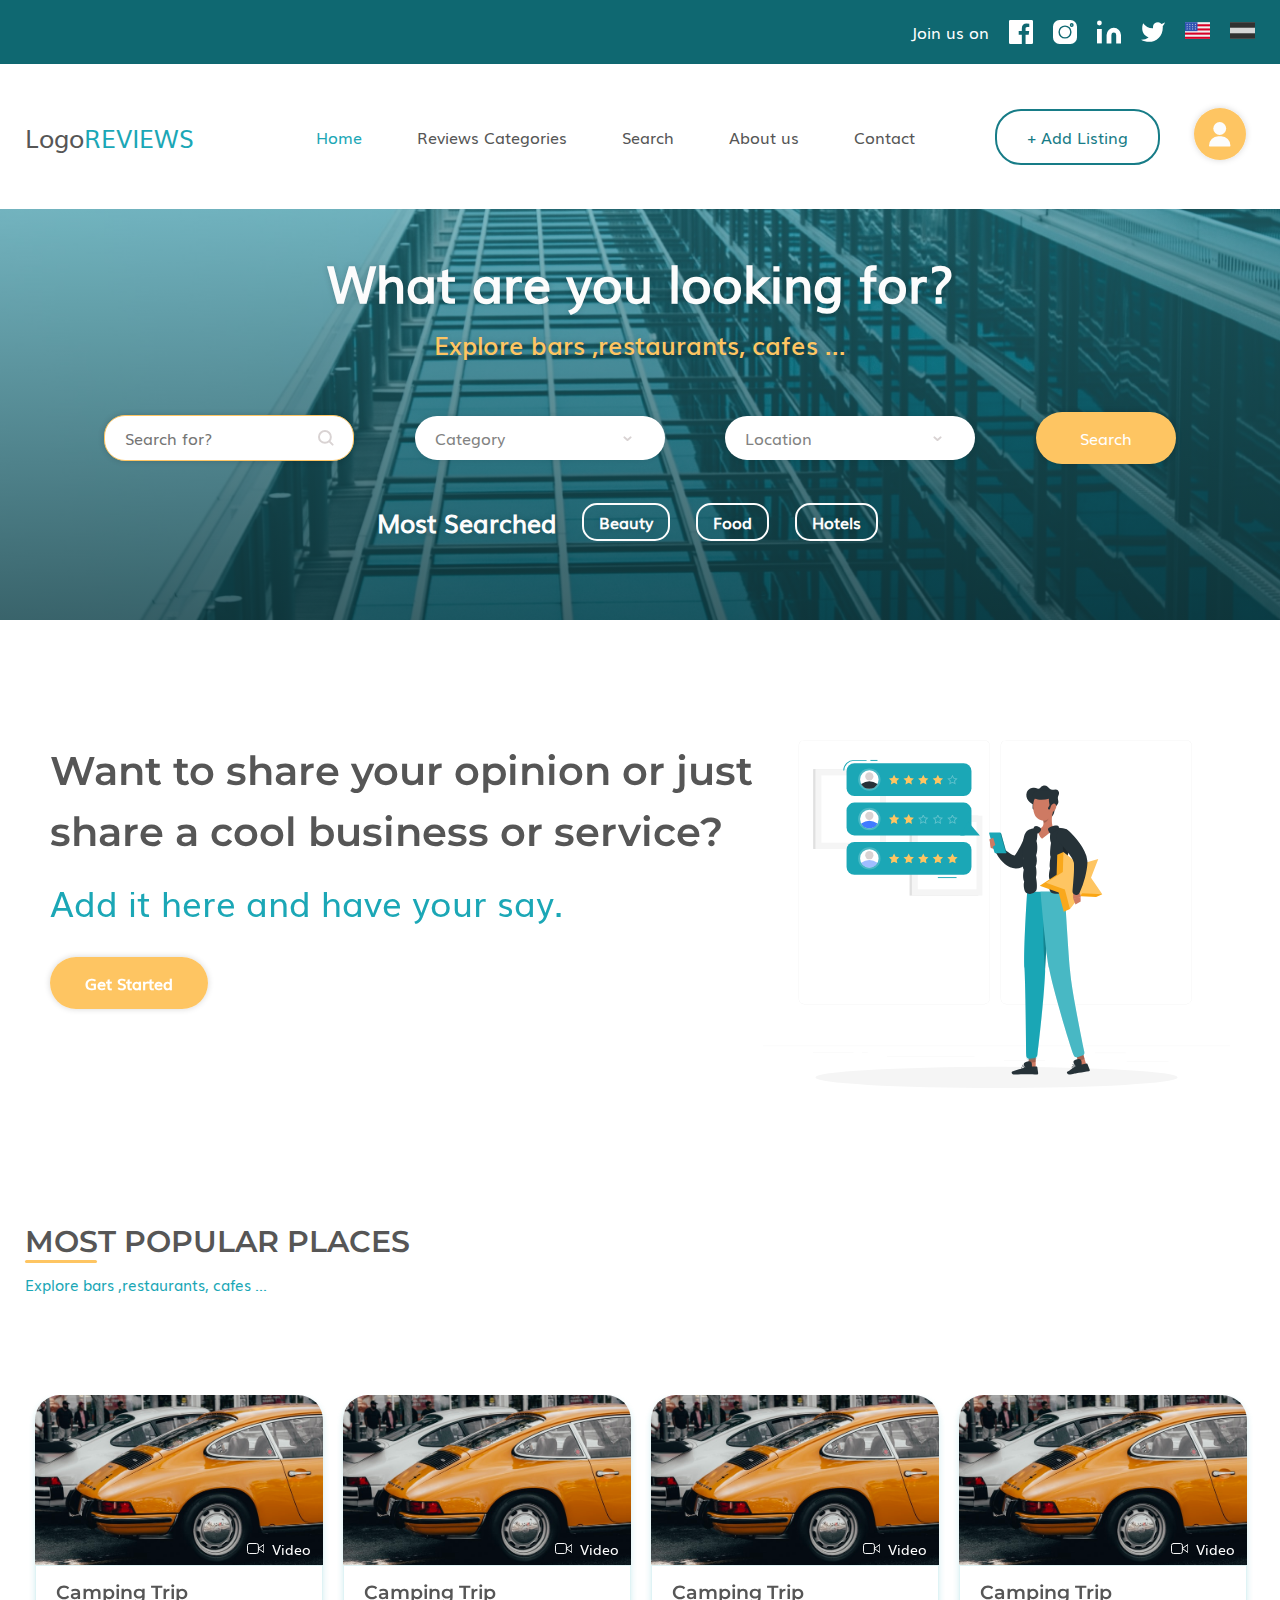
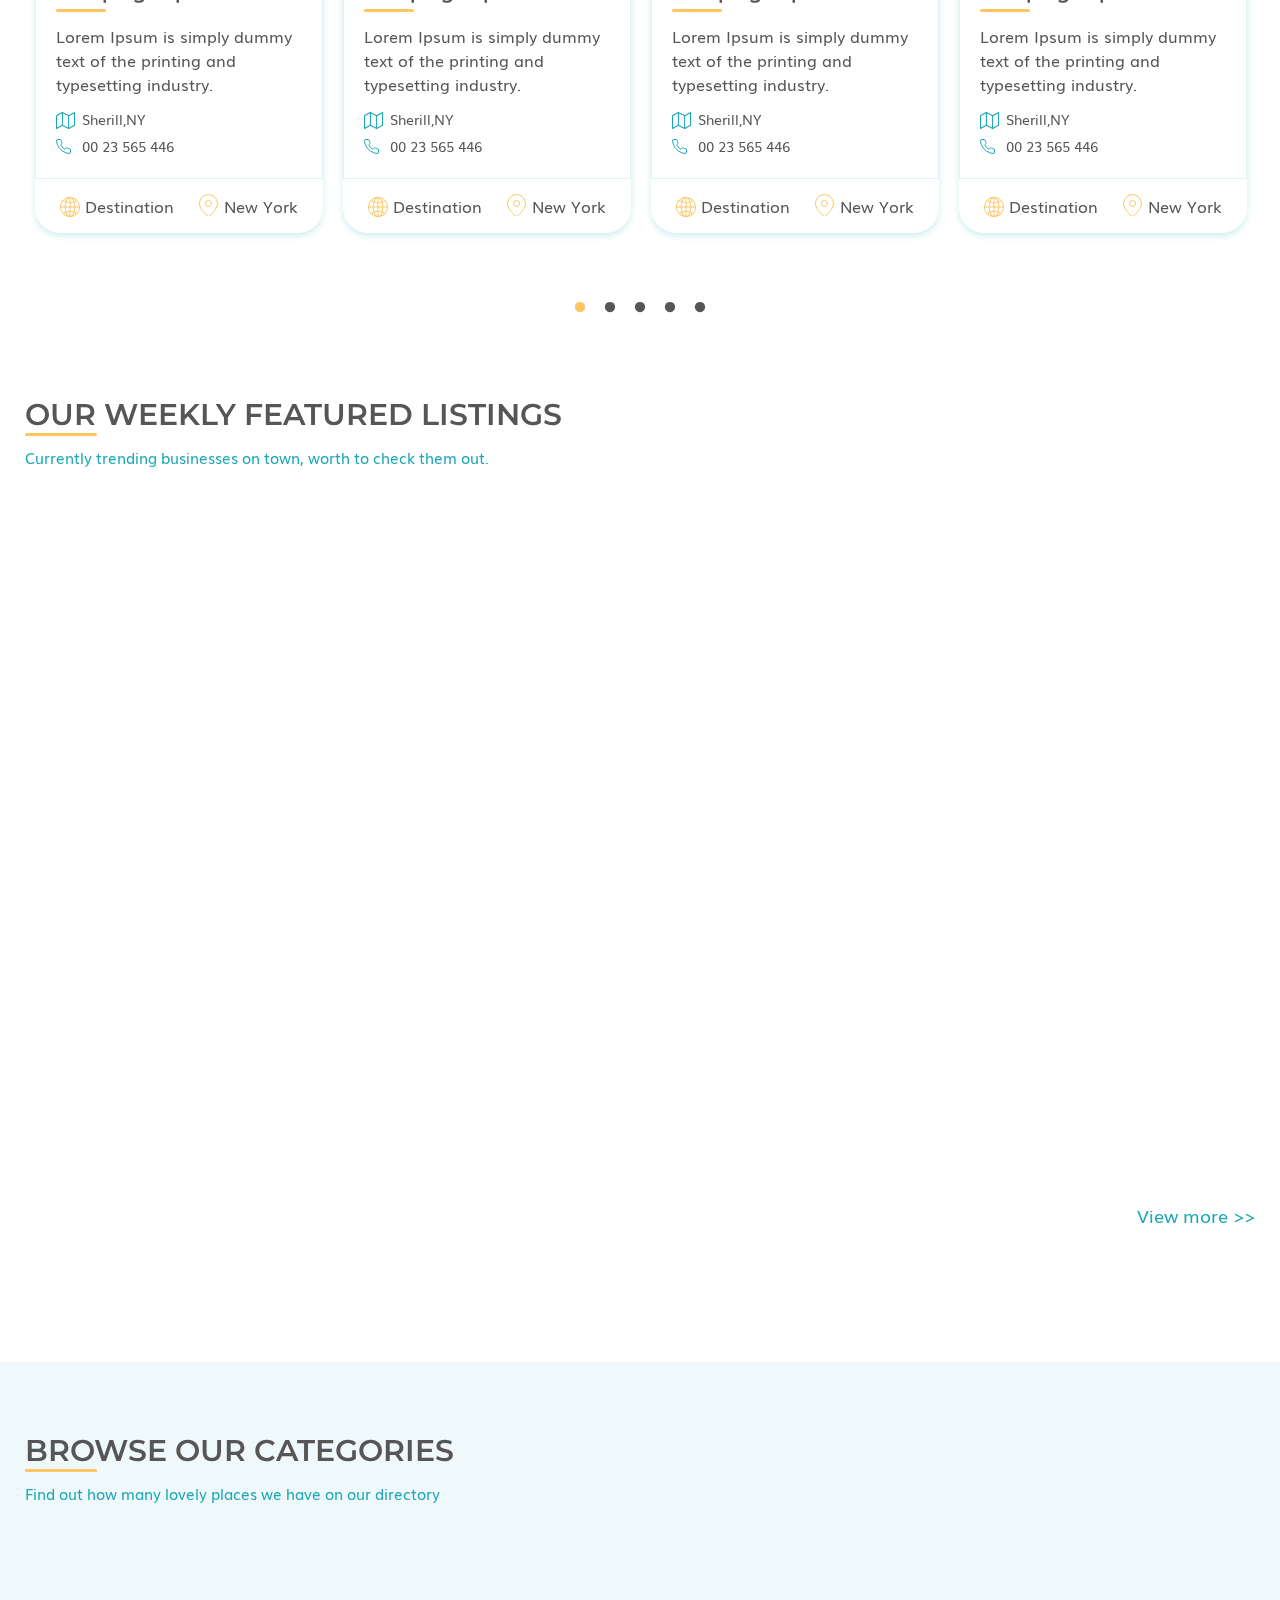
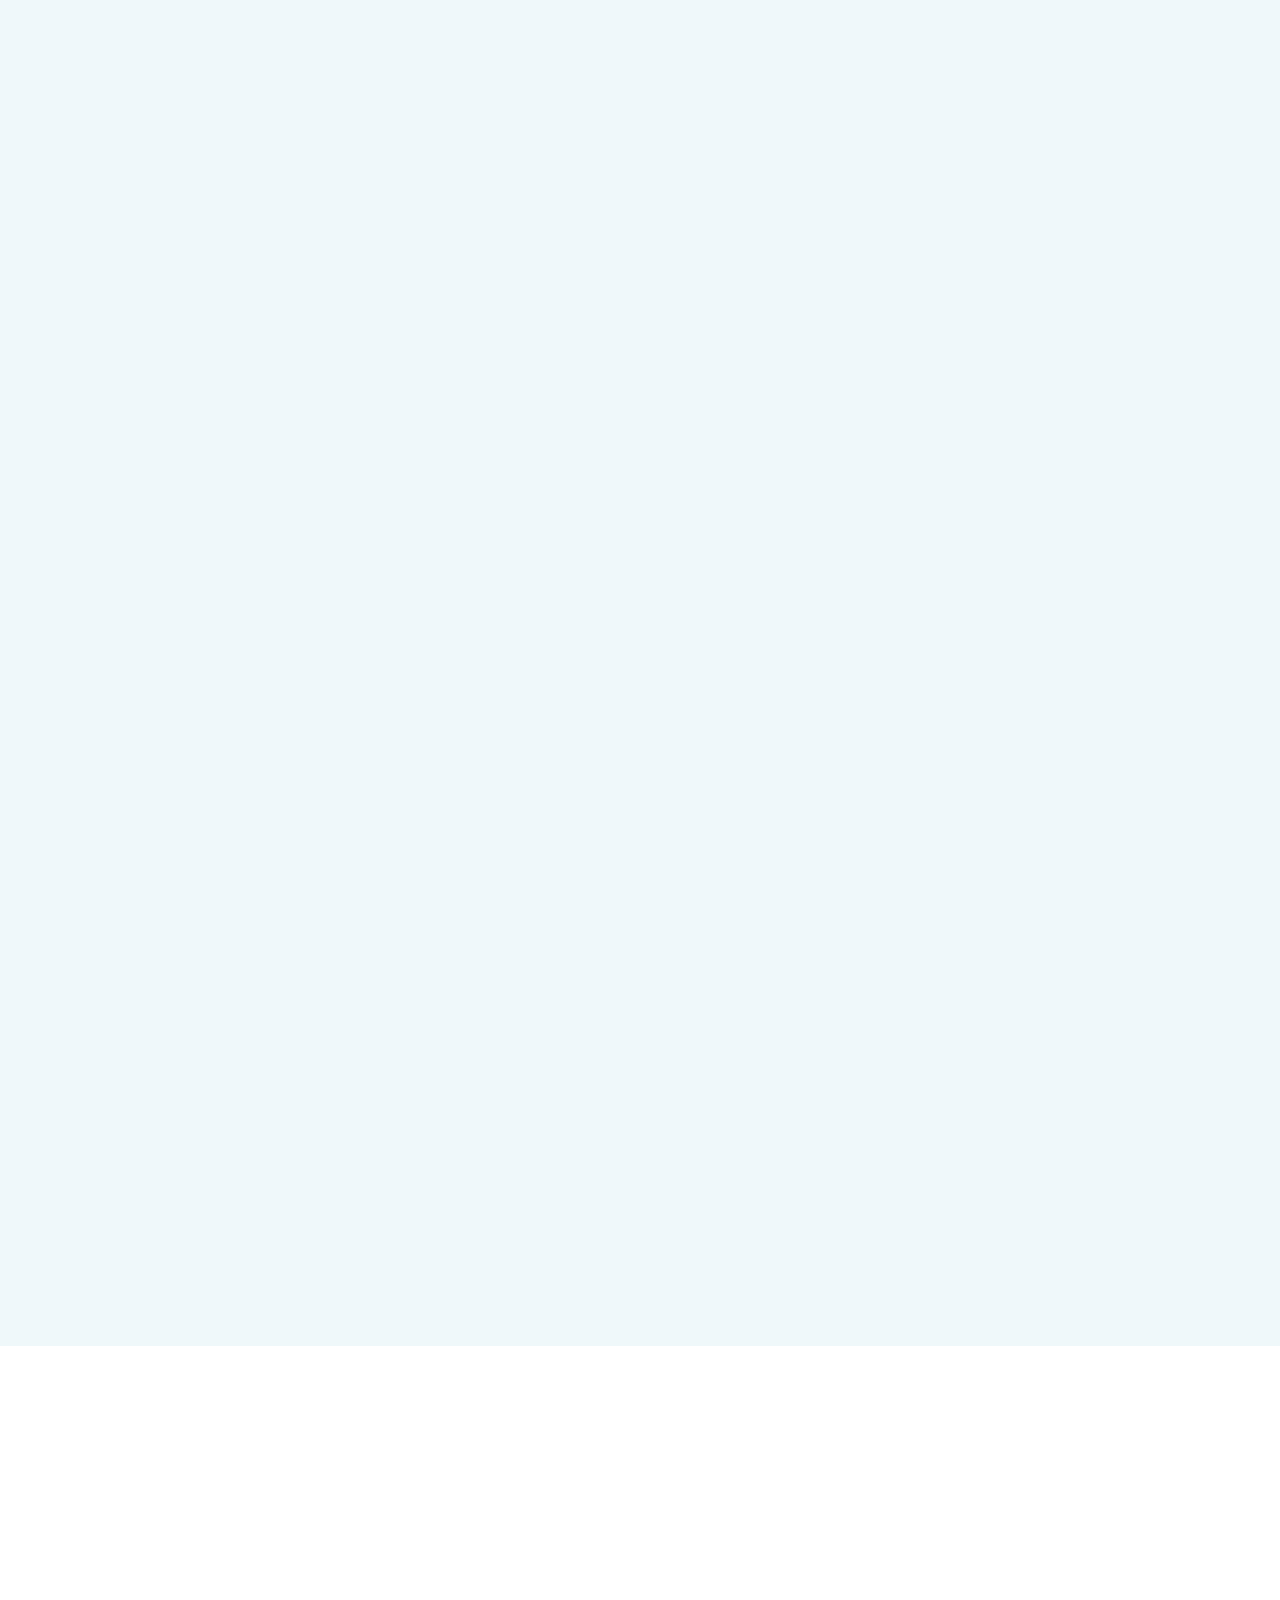
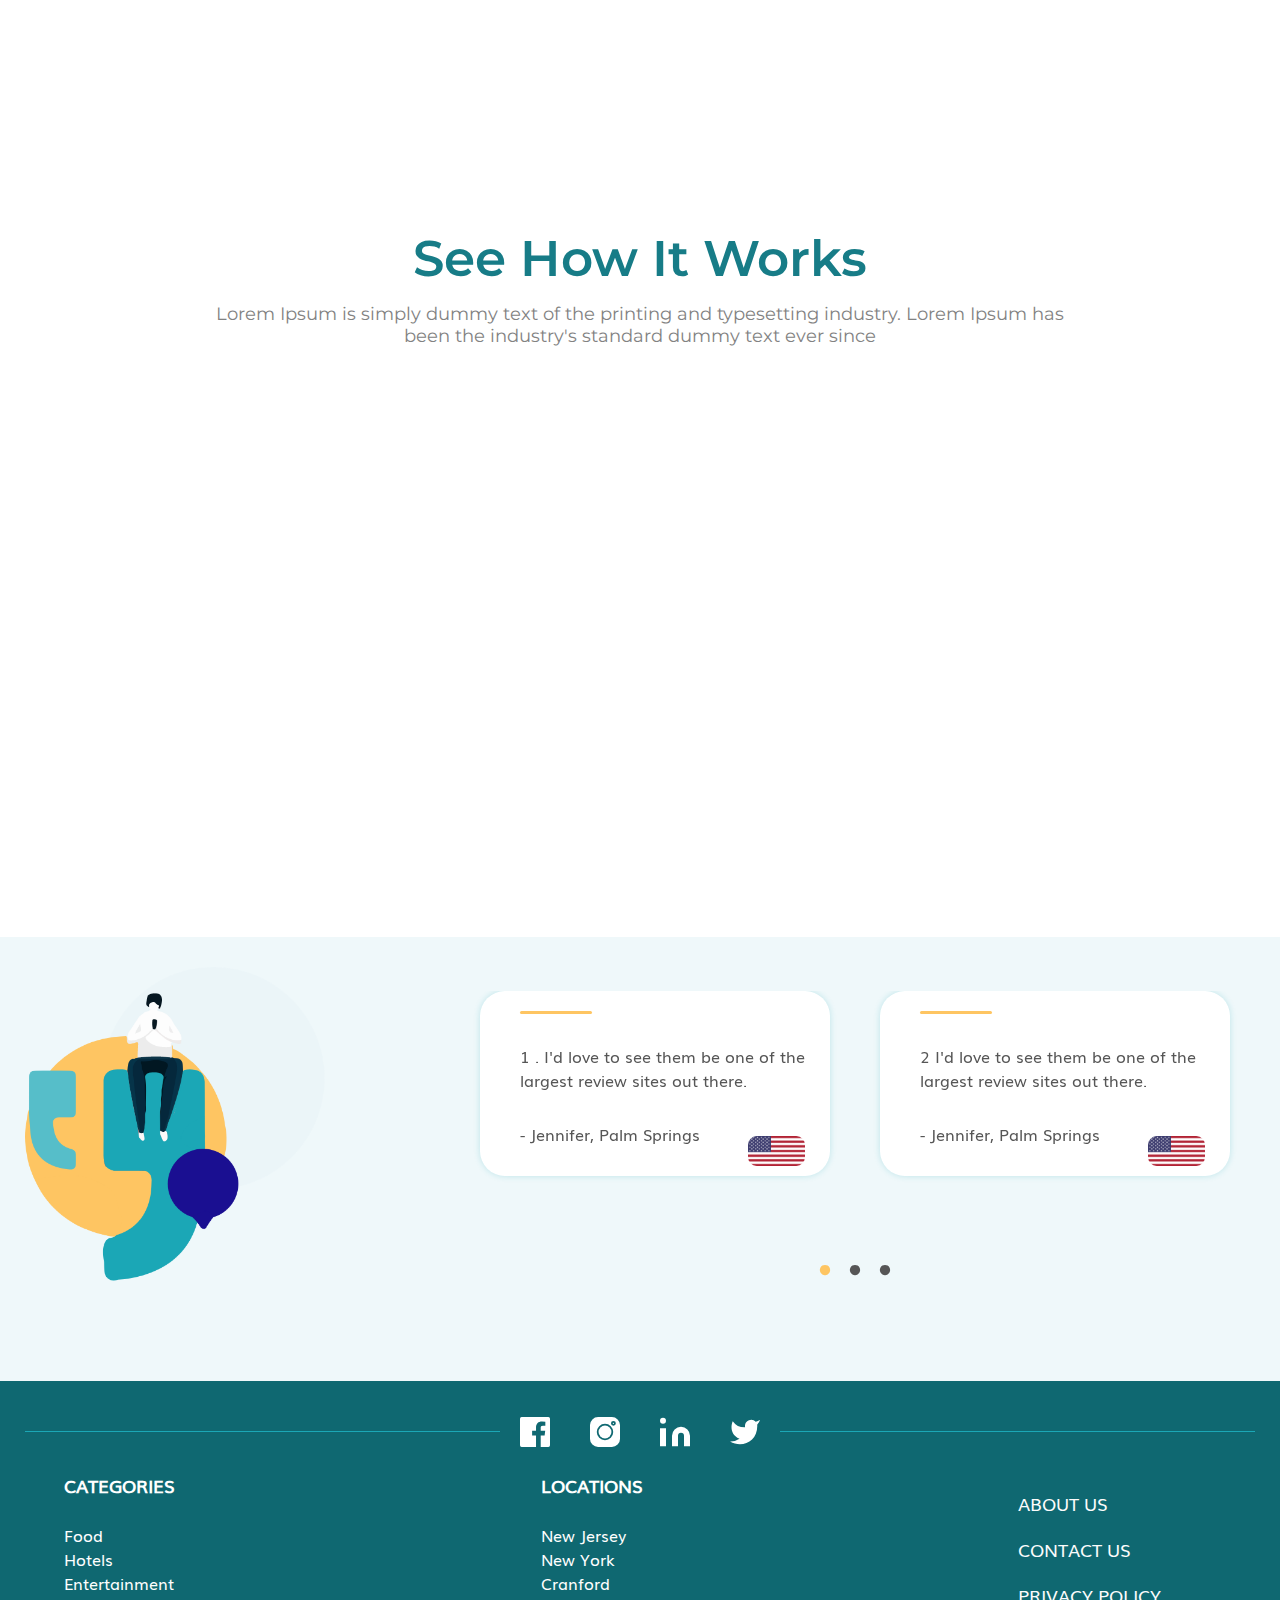
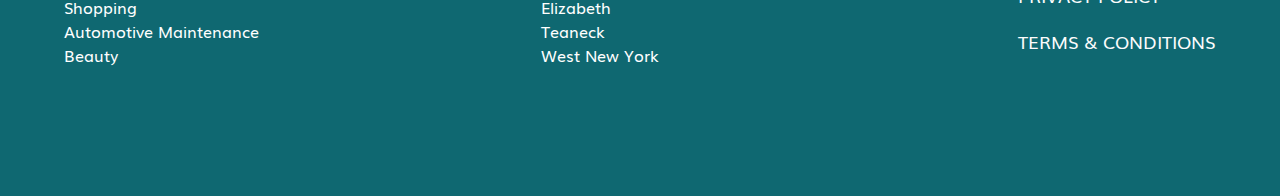
<file: index.html>
<!DOCTYPE html>
<html lang="en">

<head>
    <meta charset="UTF-8">
    <meta http-equiv="X-UA-Compatible" content="IE=edge">
    <meta name="viewport" content="width=device-width, initial-scale=1.0">

    <link rel="stylesheet" type="text/css" href="js/slick/slick.css" />
    <link rel="stylesheet" type="text/css" href="js/slick/slick-theme.css" />
    <link rel="stylesheet" href="https://stackpath.bootstrapcdn.com/font-awesome/4.7.0/css/font-awesome.min.css"
        integrity="sha384-wvfXpqpZZVQGK6TAh5PVlGOfQNHSoD2xbE+QkPxCAFlNEevoEH3Sl0sibVcOQVnN" crossorigin="anonymous">

    <link href="https://unpkg.com/aos@2.3.1/dist/aos.css" rel="stylesheet">

    <link rel="stylesheet" href="css/jquery.fancybox.css">
    <link rel="stylesheet" href="css/index.css">
    <title>Home</title>
</head>

<body>
    <div class="preHeader">
        <div class="container">
            <ul class="preHeader__list">
                <li class="preHeader__list-element">Join us on</li>
                <li class="preHeader__list-element preHeader__list-element--facebook">
                    <a class="list-link " href="#">
                        <svg class="preHeader__list-element-svg" xmlns="http://www.w3.org/2000/svg" width="30.955"
                            height="30.955" viewBox="0 0 30.955 30.955">
                            <g transform="translate(0)">
                                <path class="a"
                                    d="M29.246,0H1.707A1.708,1.708,0,0,0,0,1.709V29.248a1.708,1.708,0,0,0,1.709,1.707H29.246a1.708,1.708,0,0,0,1.709-1.708h0V1.707A1.708,1.708,0,0,0,29.246,0Zm0,0"
                                    transform="translate(0 0)" />
                                <path class="b"
                                    d="M215.857,103.6V91.633h4.036l.6-4.686h-4.64V83.964c0-1.353.376-2.276,2.317-2.276h2.46V77.508a33.065,33.065,0,0,0-3.6-.184c-3.567,0-6.008,2.177-6.008,6.175v3.448H207v4.686h4.021V103.6Zm0,0"
                                    transform="translate(-194.485 -72.649)" />
                            </g>
                        </svg>
                    </a>
                </li>
                <li class="preHeader__list-element">
                    <a class="list-link" href="#">
                        <svg class="preHeader__list-element-svg" xmlns="http://www.w3.org/2000/svg" width="33.108"
                            height="33.108" viewBox="0 0 33.108 33.108">
                            <g transform="translate(0.001)">
                                <path class="a"
                                    d="M24.145,0H8.961A8.972,8.972,0,0,0,0,8.962V24.146a8.972,8.972,0,0,0,8.962,8.962H24.145a8.972,8.972,0,0,0,8.962-8.962V8.962A8.972,8.972,0,0,0,24.145,0ZM16.553,25.606a9.053,9.053,0,1,1,9.053-9.053A9.063,9.063,0,0,1,16.553,25.606Zm9.269-15.97A2.675,2.675,0,1,1,28.5,6.961,2.678,2.678,0,0,1,25.822,9.636Zm0,0" />
                                <path class="a"
                                    d="M153.132,146.02a7.112,7.112,0,1,0,7.112,7.112A7.12,7.12,0,0,0,153.132,146.02Zm0,0"
                                    transform="translate(-136.579 -136.578)" />
                                <path class="a"
                                    d="M388.726,96.3a.734.734,0,1,0,.734.734A.735.735,0,0,0,388.726,96.3Zm0,0"
                                    transform="translate(-362.904 -90.074)" />
                            </g>
                        </svg>
                    </a>
                </li>
                <li class="preHeader__list-element">
                    <a class="list-link" href="#">
                        <svg class="preHeader__list-element-svg" xmlns="http://www.w3.org/2000/svg" width="34.502"
                            height="32.777" viewBox="0 0 34.502 32.777">s
                            <path class="a"
                                d="M20.351,8A10.351,10.351,0,0,1,30.7,18.351V30.426H23.8V18.351a3.45,3.45,0,1,0-6.9,0V30.426H10V18.351A10.351,10.351,0,0,1,20.351,8Z"
                                transform="translate(3.801 2.351)" />
                            <rect class="a" width="6.9" height="20.701" transform="translate(0 12.076)" />
                            <ellipse class="a" cx="3.45" cy="3.45" rx="3.45" ry="3.45" transform="translate(0 0)" />
                        </svg>
                    </a>
                </li>
                <li class="preHeader__list-element">
                    <a class="list-link" href="#">
                        <svg class="preHeader__list-element-svg" xmlns="http://www.w3.org/2000/svg" width="37.952"
                            height="30.955" viewBox="0 0 37.952 30.955">
                            <defs>
                            </defs>
                            <path class="a"
                                d="M38.952,3.007a18.8,18.8,0,0,1-5.417,2.639,7.728,7.728,0,0,0-13.559,5.175v1.725A18.39,18.39,0,0,1,4.45,4.733s-6.9,15.526,8.625,22.426A20.08,20.08,0,0,1,1,30.609c15.526,8.626,34.5,0,34.5-19.839a7.763,7.763,0,0,0-.138-1.432,13.318,13.318,0,0,0,3.588-6.331Z"
                                transform="translate(-1 -2.99)" />
                        </svg>
                    </a>
                </li>
                <li class="preHeader__list-element">
                    <a href="#">
                        <img class=" language__flag language__active" src="img/icons/usFlag.svg" alt="usFlag">
                    </a>
                </li>
                <li class="preHeader__list-element">
                    <a href="#">
                        <img class="language__flag " src="img/icons/spainFlag.svg" alt="usFlag">
                    </a>
                </li>
            </ul>
        </div>
    </div>
    <header class="header">
        <div class="container">
            <div class="header__inner">
                <div class="logo">
                    <a href="index.html">Logo<span>REVIEWS</span></a>
                </div>
                <div class="menu">
                    <div class="icon" id="icons">
                        <span></span>
                        <span></span>
                        <span></span>
                        <span></span>
                    </div>
                    <ul class="header__list">
                        <li class="header__list-element"><a href="#" class="header__list-link chosen">Home</a>
                        </li>
                        <li class="header__list-element"><a href="#categories" class="header__list-link">Reviews
                                Categories</a>
                        </li>
                        <li class="header__list-element"><a href="search.html" class="header__list-link">Search</a></li>
                        <li class="header__list-element"><a href="aboutUs.html" class="header__list-link">About us</a>
                        </li>
                        <li class="header__list-element"><a href="contactUs.html" class="header__list-link">Contact</a>
                        </li>
                        <li class="header__list-element"><a href="business-edit.html"
                                class="header__list-link header__list-link--listing">+ Add
                                Listing</a>
                        </li>
                    </ul>
                </div>
                <a href="login.html" class="header__list-element--login ">
                    <img src="img/icons/profile.svg" alt="profile">
                </a>
            </div>
        </div>
    </header>
    <main>

        <section class="lookingFor" style="background-image: url('img/homePage.png');">
            <div class="container">
                <div class="lookingFor__inner">
                    <h2 class="lookingFor__title">What are you looking for?</h2>
                    <p class="lookingFor__text">Explore bars ,restaurants, cafes ...</p>
                    <form class="searching__form">
                        <div class="searching__form-search">
                            <input class="searching__form-input" type="text" placeholder="Search for?">
                        </div>
                        <div class="searching__form-category">
                            <div class="form__select">
                                <div class="options-container">
                                    <div class="option">
                                        <input type="radio" class="radio" id="food" name="category" />
                                        <label for="food">Food</label>
                                    </div>
                                    <div class="option">
                                        <input type="radio" class="radio" id="Beauty" name="category" />
                                        <label for="Beauty">Beauty</label>
                                    </div>
                                </div>
                                <div class="selected">
                                    Category
                                </div>
                            </div>
                        </div>
                        <div class="searching__form-location">
                            <div class="form__select">
                                <div class="options-container">
                                    <div class="option">
                                        <input type="radio" class="radio" id="locfood" name="location" />
                                        <label for="locfood">Food</label>
                                    </div>
                                    <div class="option">
                                        <input type="radio" class="radio" id="locBeauty" name="location" />
                                        <label for="locBeauty">Beauty</label>
                                    </div>
                                </div>
                                <div class="selected">
                                    Location
                                </div>
                            </div>
                        </div>
                        <button class="searching__form-btn" type="submit">Search</button>
                    </form>
                    <div class="lookingFor__moreSearches">
                        <p class="moreSearches__text">Most Searched</p>
                        <ul class="moreSearches__list">
                            <li class="moreSearches__list-element">
                                <a href="search.html" class="moreSearches__list-link">
                                    Beauty
                                </a>
                            </li>
                            <li class="moreSearches__list-element">
                                <a href="search.html" class="moreSearches__list-link">
                                    Food
                                </a>
                            </li>
                            <li class="moreSearches__list-element">
                                <a href="search.html" class="moreSearches__list-link">
                                    Hotels
                                </a>
                            </li>
                        </ul>
                    </div>
                </div>
            </div>
        </section>

        <section class="opinion">
            <div class="container">
                <div class="opinion__inner">
                    <div class="opinion__texts" data-aos="fade-up" data-aos-delay="1500">
                        <h2 class=" opinion__title">
                            Want to share your opinion or just share a cool business or service?
                        </h2>
                        <p class="opinion__text">
                            Add it here and have your say.
                        </p>
                        <a href="#" class="opinion__btn">Get Started</a>
                    </div>
                    <div class="opinion__img" data-aos="fade-up" data-aos-delay="1500">
                        <img src="img/opinion.svg" alt="opinion">
                    </div>
                </div>
            </div>
        </section>

        <section class="mostPopular">
            <div class="container">
                <div class="mostPopular__inner">
                    <div class="content__block content__block--second">
                        <h2 class="content__block-title">MOST POPULAR PLACES</h2>
                        <span></span>
                        <p class="content__block-text">
                            Explore bars ,restaurants, cafes ...
                        </p>
                    </div>
                    <div class="mostPopular__slider">
                        <div class="mostPopular__block">
                            <div class="mostPopular__img">
                                <img class="block__img" src="img/automative.jpg" alt="blockImg">
                                <div class="mostPopular__video-block">
                                    <a class="mostPopular__video-btn" data-fancybox
                                        href="https://www.youtube.com/watch?v=9GgxinPwAGc">
                                        Video
                                    </a>
                                </div>
                            </div>
                            <div class="mostPopular__content">
                                <div class="mostPopular__texts">
                                    <div class="mostPopular__block-title">
                                        <h5 class="block__title">Camping Trip</h5>
                                        <span class="block__title-line"></span>
                                    </div>
                                    <p class="mostPopular__text">
                                        Lorem Ipsum is simply dummy text of the printing and
                                        typesetting industry.
                                    </p>
                                    <address class="mostPopular__info mostPopular__info--address">Sherill,NY</address>
                                    <p class="mostPopular__info mostPopular__info--phone">00 23 565 446</p>
                                </div>
                            </div>

                            <div class="mostPopular__destination">
                                <p class="destination">Destination</p>
                                <p class="city">New York</p>
                            </div>

                        </div>
                        <div class="mostPopular__block">
                            <div class="mostPopular__img">
                                <img class="block__img" src="img/automative.jpg" alt="blockImg">
                                <div class="mostPopular__video-block">
                                    <a class="mostPopular__video-btn" data-fancybox
                                        href="https://www.youtube.com/watch?v=9GgxinPwAGc">
                                        Video
                                    </a>
                                </div>
                            </div>
                            <div class="mostPopular__content">
                                <div class="mostPopular__texts">
                                    <div class="mostPopular__block-title">
                                        <h5 class="block__title">Camping Trip</h5>
                                        <span class="block__title-line"></span>
                                    </div>
                                    <p class="mostPopular__text">
                                        Lorem Ipsum is simply dummy text of the printing and
                                        typesetting industry.
                                    </p>
                                    <address class="mostPopular__info mostPopular__info--address">Sherill,NY</address>
                                    <p class="mostPopular__info mostPopular__info--phone">00 23 565 446</p>
                                </div>
                            </div>

                            <div class="mostPopular__destination">
                                <p class="destination">Destination</p>
                                <p class="city">New York</p>
                            </div>

                        </div>
                        <div class="mostPopular__block">
                            <div class="mostPopular__img">
                                <img class="block__img" src="img/automative.jpg" alt="blockImg">
                                <div class="mostPopular__video-block">
                                    <a class="mostPopular__video-btn" data-fancybox
                                        href="https://www.youtube.com/watch?v=9GgxinPwAGc">
                                        Video
                                    </a>
                                </div>
                            </div>
                            <div class="mostPopular__content">
                                <div class="mostPopular__texts">
                                    <div class="mostPopular__block-title">
                                        <h5 class="block__title">Camping Trip</h5>
                                        <span class="block__title-line"></span>
                                    </div>
                                    <p class="mostPopular__text">
                                        Lorem Ipsum is simply dummy text of the printing and
                                        typesetting industry.
                                    </p>
                                    <address class="mostPopular__info mostPopular__info--address">Sherill,NY</address>
                                    <p class="mostPopular__info mostPopular__info--phone">00 23 565 446</p>
                                </div>
                            </div>

                            <div class="mostPopular__destination">
                                <p class="destination">Destination</p>
                                <p class="city">New York</p>
                            </div>

                        </div>
                        <div class="mostPopular__block">
                            <div class="mostPopular__img">
                                <img class="block__img" src="img/automative.jpg" alt="blockImg">
                                <div class="mostPopular__video-block">
                                    <a class="mostPopular__video-btn" data-fancybox
                                        href="https://www.youtube.com/watch?v=9GgxinPwAGc">
                                        Video
                                    </a>
                                </div>
                            </div>
                            <div class="mostPopular__content">
                                <div class="mostPopular__texts">
                                    <div class="mostPopular__block-title">
                                        <h5 class="block__title">Camping Trip</h5>
                                        <span class="block__title-line"></span>
                                    </div>
                                    <p class="mostPopular__text">
                                        Lorem Ipsum is simply dummy text of the printing and
                                        typesetting industry.
                                    </p>
                                    <address class="mostPopular__info mostPopular__info--address">Sherill,NY</address>
                                    <p class="mostPopular__info mostPopular__info--phone">00 23 565 446</p>
                                </div>
                            </div>

                            <div class="mostPopular__destination">
                                <p class="destination">Destination</p>
                                <p class="city">New York</p>
                            </div>

                        </div>
                        <div class="mostPopular__block">
                            <div class="mostPopular__img">
                                <img class="block__img" src="img/automative.jpg" alt="blockImg">
                                <div class="mostPopular__video-block">
                                    <a class="mostPopular__video-btn" data-fancybox
                                        href="https://www.youtube.com/watch?v=9GgxinPwAGc">
                                        Video
                                    </a>
                                </div>
                            </div>
                            <div class="mostPopular__content">
                                <div class="mostPopular__texts">
                                    <div class="mostPopular__block-title">
                                        <h5 class="block__title">Camping Trip</h5>
                                        <span class="block__title-line"></span>
                                    </div>
                                    <p class="mostPopular__text">
                                        Lorem Ipsum is simply dummy text of the printing and
                                        typesetting industry.
                                    </p>
                                    <address class="mostPopular__info mostPopular__info--address">Sherill,NY</address>
                                    <p class="mostPopular__info mostPopular__info--phone">00 23 565 446</p>
                                </div>
                            </div>
                            <div class="mostPopular__destination">
                                <p class="destination">Destination</p>
                                <p class="city">New York</p>
                            </div>
                        </div>
                    </div>
                </div>
            </div>
        </section>

        <section class="weeklyFeatured">
            <div class="container">
                <div class="weeklyFeatured__inner">
                    <div class="content__block content__block--second">
                        <h2 class="content__block-title">OUR WEEKLY FEATURED LISTINGS</h2>
                        <span></span>
                        <p class="content__block-text">Currently trending businesses on town, worth to check them out.
                        </p>
                    </div>
                    <div class="weeklyFeatured__container" data-aos="fade-up" data-aos-delay="500">
                        <!-- Each Element -->
                        <div class=" weeklyFeatured__element">
                            <div class="weeklyFeatured__element-img">
                                <img class="weeklyFeatured__element-img--inner" src="img/ENTERTAINMENT.jpg"
                                    alt="weeklyFeatured__element">
                            </div>

                            <div class="weaklyFeautred__block">
                                <img class="weaklyFeatured__block-icon--inner" src="img/icons/bar-icon.svg"
                                    alt="automative-icon">
                                <h3 class="weaklyFeatured__block-title">Hard Rock Pub</h3>
                                <div class="element-stars">
                                    <div class="star-rating">
                                        <div class="back-stars">
                                            <i class="fa fa-star" aria-hidden="true"></i>
                                            <i class="fa fa-star" aria-hidden="true"></i>
                                            <i class="fa fa-star" aria-hidden="true"></i>
                                            <i class="fa fa-star" aria-hidden="true"></i>
                                            <i class="fa fa-star" aria-hidden="true"></i>
                                            <div class="front-stars" style="width: 90%">
                                                <i class="fa fa-star" aria-hidden="true"></i>
                                                <i class="fa fa-star" aria-hidden="true"></i>
                                                <i class="fa fa-star" aria-hidden="true"></i>
                                                <i class="fa fa-star" aria-hidden="true"></i>
                                                <i class="fa fa-star" aria-hidden="true"></i>
                                            </div>
                                        </div>
                                    </div>
                                </div>
                            </div>
                        </div>
                        <div class="weeklyFeatured__element">
                            <div class="weeklyFeatured__element-img">
                                <img class="weeklyFeatured__element-img--inner" src="img/ENTERTAINMENT.jpg"
                                    alt="weeklyFeatured__element">
                            </div>

                            <div class="weaklyFeautred__block">
                                <img class="weaklyFeatured__block-icon--inner" src="img/icons/automative-icon.svg"
                                    alt="automative-icon">
                                <h3 class="weaklyFeatured__block-title">Hampton Service Station</h3>
                                <div class="element-stars">
                                    <div class="star-rating">
                                        <div class="back-stars">
                                            <i class="fa fa-star" aria-hidden="true"></i>
                                            <i class="fa fa-star" aria-hidden="true"></i>
                                            <i class="fa fa-star" aria-hidden="true"></i>
                                            <i class="fa fa-star" aria-hidden="true"></i>
                                            <i class="fa fa-star" aria-hidden="true"></i>
                                            <div class="front-stars" style="width: 90%">
                                                <i class="fa fa-star" aria-hidden="true"></i>
                                                <i class="fa fa-star" aria-hidden="true"></i>
                                                <i class="fa fa-star" aria-hidden="true"></i>
                                                <i class="fa fa-star" aria-hidden="true"></i>
                                                <i class="fa fa-star" aria-hidden="true"></i>
                                            </div>
                                        </div>
                                    </div>
                                </div>
                            </div>
                        </div>
                        <div class="weeklyFeatured__element">
                            <div class="weeklyFeatured__element-img">
                                <img class="weeklyFeatured__element-img--inner" src="img/ENTERTAINMENT.jpg"
                                    alt="weeklyFeatured__element">
                            </div>

                            <div class="weaklyFeautred__block">
                                <img class="weaklyFeatured__block-icon--inner" src="img/icons/shop-icon.svg"
                                    alt="automative-icon">
                                <h3 class="weaklyFeatured__block-title">Miss Higgis's Shoes</h3>
                                <div class="element-stars">
                                    <div class="star-rating">
                                        <div class="back-stars">
                                            <i class="fa fa-star" aria-hidden="true"></i>
                                            <i class="fa fa-star" aria-hidden="true"></i>
                                            <i class="fa fa-star" aria-hidden="true"></i>
                                            <i class="fa fa-star" aria-hidden="true"></i>
                                            <i class="fa fa-star" aria-hidden="true"></i>
                                            <div class="front-stars" style="width: 90%">
                                                <i class="fa fa-star" aria-hidden="true"></i>
                                                <i class="fa fa-star" aria-hidden="true"></i>
                                                <i class="fa fa-star" aria-hidden="true"></i>
                                                <i class="fa fa-star" aria-hidden="true"></i>
                                                <i class="fa fa-star" aria-hidden="true"></i>
                                            </div>
                                        </div>
                                    </div>
                                </div>
                            </div>
                        </div>
                        <div class="weeklyFeatured__element">
                            <div class="weeklyFeatured__element-img">
                                <img class="weeklyFeatured__element-img--inner" src="img/ENTERTAINMENT.jpg"
                                    alt="weeklyFeatured__element">
                            </div>

                            <div class="weaklyFeautred__block">
                                <img class="weaklyFeatured__block-icon--inner" src="img/icons/beauty-icon.svg"
                                    alt="automative-icon">
                                <h3 class="weaklyFeatured__block-title">Morgans Spa</h3>
                                <div class="element-stars">
                                    <div class="star-rating">
                                        <div class="back-stars">
                                            <i class="fa fa-star" aria-hidden="true"></i>
                                            <i class="fa fa-star" aria-hidden="true"></i>
                                            <i class="fa fa-star" aria-hidden="true"></i>
                                            <i class="fa fa-star" aria-hidden="true"></i>
                                            <i class="fa fa-star" aria-hidden="true"></i>
                                            <div class="front-stars" style="width: 90%">
                                                <i class="fa fa-star" aria-hidden="true"></i>
                                                <i class="fa fa-star" aria-hidden="true"></i>
                                                <i class="fa fa-star" aria-hidden="true"></i>
                                                <i class="fa fa-star" aria-hidden="true"></i>
                                                <i class="fa fa-star" aria-hidden="true"></i>
                                            </div>
                                        </div>
                                    </div>
                                </div>
                            </div>
                        </div>
                    </div>
                    <button class="weeklyFeatured__btn">View more >></button>
                </div>
            </div>
        </section>


        <section class="categories" id="categories">
            <div class="container">
                <div class="categories__inner">
                    <div class="content__block content__block--first">
                        <h2 class="content__block-title">BROWSE OUR CATEGORIES</h2>
                        <span></span>
                        <p class="content__block-text">Find out how many lovely places we have on our directory</p>
                    </div>
                    <div class="categories__items">
                        <!-- Each element in categories -->
                        <div class="categories__element" data-aos="fade-up">
                            <div class="element__img">
                                <img class="element__image" src="img/food.jpg" alt="food">
                                <span class="element__listing">3 listing</span>
                            </div>
                            <div class="element__texts">
                                <div class="content__block content__block--element">
                                    <h2 class="content__block-title content__block-title--element">Food</h2>
                                    <span></span>
                                    <p class="content__block-text content__block-text--element">
                                        Lorem Ipsum is simply dummy
                                        text of the printing and typesetting industry. Lorem Ipsum has been the
                                        industry's
                                        standard dummy text ever since/p>
                                </div>
                            </div>
                        </div>
                        <div class="categories__element" data-aos="fade-up">
                            <div class="element__img">
                                <img class="element__image" src="img/ENTERTAINMENT.jpg" alt="food">
                                <span class="element__listing">3 listing</span>
                            </div>
                            <div class="element__texts">
                                <div class="content__block content__block--element">
                                    <h2 class="content__block-title content__block-title--element">ENTERTAINMENT</h2>
                                    <span></span>
                                    <p class="content__block-text content__block-text--element">Lorem Ipsum is simply
                                        dummy
                                        text of the printing and typesetting industry. Lorem Ipsum has been the
                                        industry's
                                        standard dummy text ever since</p>
                                </div>
                            </div>
                        </div>
                        <div class="categories__element" data-aos="fade-up">
                            <div class="element__img">
                                <img class="element__image" src="img/beauty.jpg" alt="food">
                                <span class="element__listing">3 listing</span>
                            </div>
                            <div class="element__texts">
                                <div class="content__block content__block--element">
                                    <h2 class="content__block-title content__block-title--element">BEAUTY</h2>
                                    <span></span>
                                    <p class="content__block-text content__block-text--element">
                                        Lorem Ipsum is simply dummy
                                        text of the printing and typesetting industry. Lorem Ipsum has been the
                                        industry's
                                        standard dummy text ever since</p>
                                </div>
                            </div>
                        </div>
                        <div class="categories__element" data-aos="fade-up">
                            <div class="element__img">
                                <img class="element__image" src="img/hotels.jpg" alt="food">
                                <span class="element__listing">3 listing</span>
                            </div>
                            <div class="element__texts">
                                <div class="content__block content__block--element">
                                    <h2 class="content__block-title content__block-title--element">HOTELS</h2>
                                    <span></span>
                                    <p class="content__block-text content__block-text--element">
                                        Lorem Ipsum is simply dummy
                                        text of the printing and typesetting industry. Lorem Ipsum has been the
                                        industry's
                                        standard dummy text ever since
                                    </p>
                                </div>
                            </div>
                        </div>
                        <div class="categories__element" data-aos="fade-up">
                            <div class="element__img">
                                <img class="element__image" src="img/automative.jpg">
                                <span class="element__listing">3 listing</span>
                            </div>
                            <div class="element__texts">
                                <div class="content__block content__block--element">
                                    <h2 class="content__block-title content__block-title--element">AUTOMOTIVE
                                        MAINTENANCE
                                    </h2>
                                    <span></span>
                                    <p class="content__block-text content__block-text--element">
                                        Lorem Ipsum is simply dummy
                                        text of the printing and typesetting industry. Lorem Ipsum has been the
                                        industry's
                                        standard dummy text ever since
                                    </p>
                                </div>
                            </div>
                        </div>
                        <div class="categories__element" data-aos="fade-up">
                            <div class="element__img">
                                <img class="element__image" src="img/shopping.jpg">
                                <span class="element__listing">3 listing</span>
                            </div>
                            <div class="element__texts">
                                <div class="content__block content__block--element">
                                    <h2 class="content__block-title content__block-title--element">SHOPPING</h2>
                                    <span></span>
                                    <p class="content__block-text content__block-text--element">
                                        Lorem Ipsum is simply dummy text of the printing and typesetting industry. Lorem
                                        Ipsum has been the industry's standard dummy text ever since
                                    </p>
                                </div>
                            </div>
                        </div>
                    </div>
                </div>
            </div>
        </section>

        <section class="getReviews">
            <div class="container">
                <div class="getReviews__inner" data-aos="flip-down" data-aos-delay="500">
                    <div class="getReviews__content">
                        <div class="getReviews__texts">
                            <h2 class="getReviews__title">Get more reviews. Grow your brand.</h2>
                            <p class="getReview__content">Get meaningful insights from your reviews!</p>
                        </div>
                    </div>
                    <div class="getReviews__img">
                        <img class="getReviews__image" src="img/reviewPhoto.png" alt="review">
                    </div>
                </div>
            </div>
        </section>

        <section class="howItWork">
            <div class="container">
                <div class="howItWork__inner">
                    <div class="howItWork__texts">
                        <h3 class="howItWork__title">See How It Works</h3>
                        <p class="howItWork__text">
                            Lorem Ipsum is simply dummy text of the printing and typesetting industry. Lorem Ipsum has
                            been the industry's standard dummy text ever since
                        </p>
                    </div>
                    <div class="howItWork__sugests">
                        <div class="howItWork__block" data-aos="fade-up" data-aos-delay="500">
                            <div class="howItWork__block-img">
                                <img class="howItWork__block-img--inner" src="img/icons/circle__search.svg"
                                    alt="circle__search">
                            </div>
                            <div class="howITWork__block-title">
                                <h5 class="howItWork__block-title">Find Interesting Place</h5>
                                <p class="howItWork__block-text">
                                    Lorem Ipsum is simply dummy text of the printing and typesetting industry. Lorem
                                    Ipsum has been.
                                </p>
                            </div>
                            <a class="howITWork__block-link" href="#">Read more >></a>
                        </div>
                        <div class="howItWork__block" data-aos="fade-up" data-aos-delay="1500">
                            <div class="howItWork__block-img">
                                <img class="howItWork__block-img--inner" src="img/icons/circle__map.svg"
                                    alt="circle__search">
                            </div>
                            <div class="howITWork__block-title">
                                <h5 class="howItWork__block-title">Choose a Category</h5>
                                <p class="howItWork__block-text">
                                    Lorem Ipsum is simply dummy text of the printing and typesetting industry. Lorem
                                    Ipsum has been.
                                </p>
                            </div>
                            <a class="howITWork__block-link" href="#">Read more >></a>
                        </div>
                        <div class="howItWork__block" data-aos="fade-up" data-aos-delay="2500">
                            <div class="howItWork__block-img">
                                <img class="howItWork__block-img--inner" src="img/icons/circle__location.svg"
                                    alt="circle__search">
                            </div>
                            <div class="howITWork__block-title">
                                <h5 class="howItWork__block-title">Find Location</h5>
                                <p class="howItWork__block-text">
                                    Lorem Ipsum is simply dummy text of the printing and typesetting industry. Lorem
                                    Ipsum has been.
                                </p>
                            </div>
                            <a class="howITWork__block-link" href="#">Read more >></a>
                        </div>
                    </div>


                </div>
            </div>
        </section>

        <section class="comments">
            <div class="container">
                <div class="comments__inner">
                    <div class="comments__image">
                        <img src="img/sliderPhoto.png" alt="sliderPhoto" class="comments__img">
                    </div>
                    <div class="comments__slider">

                        <div class="comments__slider-element">
                            <div class="comments__line"></div>
                            <div class="comment__texts">
                                <p class="comment__text">1 . I'd love to see them be one of
                                    the
                                    largest review sites out there. </p>
                                <p class="comment__auther">- Jennifer, Palm Springs</p>
                            </div>
                            <div class="comment__flag">
                                <img src="img/1200px-Flag_of_the_United_States.svg.png" alt="flag">
                            </div>
                        </div>

                        <div class="comments__slider-element">
                            <div class="comments__line"></div>
                            <div class="comment__texts">
                                <p class="comment__text">2 I'd love to see them be one of
                                    the
                                    largest review sites out there. </p>
                                <p class="comment__auther">- Jennifer, Palm Springs</p>
                            </div>
                            <div class="comment__flag">
                                <img src="img/1200px-Flag_of_the_United_States.svg.png" alt="flag">
                            </div>
                        </div>

                        <div class="comments__slider-element">
                            <div class="comments__line"></div>
                            <div class="comment__texts">
                                <p class="comment__text">3 I'd love to see them be one of
                                    the
                                    largest review sites out there. </p>
                                <p class="comment__auther">- Jennifer, Palm Springs</p>
                            </div>
                            <div class="comment__flag">
                                <img src="img/1200px-Flag_of_the_United_States.svg.png" alt="flag">
                            </div>
                        </div>
                    </div>
                </div>
            </div>
        </section>
    </main>

    <footer class="footer">
        <div class="container">
            <div class="footer__inner">
                <div class="footer__icons">
                    <ul class="footer__list">
                        <li class="footer__list-element footer__list-element--facebook">
                            <a class="list-link" href="#">
                                <svg class="footer__list-element-svg" xmlns="http://www.w3.org/2000/svg" width="30.955"
                                    height="30.955" viewBox="0 0 30.955 30.955">
                                    <g transform="translate(0)">
                                        <path class="a"
                                            d="M29.246,0H1.707A1.708,1.708,0,0,0,0,1.709V29.248a1.708,1.708,0,0,0,1.709,1.707H29.246a1.708,1.708,0,0,0,1.709-1.708h0V1.707A1.708,1.708,0,0,0,29.246,0Zm0,0"
                                            transform="translate(0 0)" />
                                        <path class="b"
                                            d="M215.857,103.6V91.633h4.036l.6-4.686h-4.64V83.964c0-1.353.376-2.276,2.317-2.276h2.46V77.508a33.065,33.065,0,0,0-3.6-.184c-3.567,0-6.008,2.177-6.008,6.175v3.448H207v4.686h4.021V103.6Zm0,0"
                                            transform="translate(-194.485 -72.649)" />
                                    </g>
                                </svg>
                            </a>
                        </li>
                        <li class="footer__list-element"><a class="list-link" href="#">
                                <svg class="footer__list-element-svg" xmlns="http://www.w3.org/2000/svg" width="33.108"
                                    height="33.108" viewBox="0 0 33.108 33.108">
                                    <g transform="translate(0.001)">
                                        <path class="a"
                                            d="M24.145,0H8.961A8.972,8.972,0,0,0,0,8.962V24.146a8.972,8.972,0,0,0,8.962,8.962H24.145a8.972,8.972,0,0,0,8.962-8.962V8.962A8.972,8.972,0,0,0,24.145,0ZM16.553,25.606a9.053,9.053,0,1,1,9.053-9.053A9.063,9.063,0,0,1,16.553,25.606Zm9.269-15.97A2.675,2.675,0,1,1,28.5,6.961,2.678,2.678,0,0,1,25.822,9.636Zm0,0" />
                                        <path class="a"
                                            d="M153.132,146.02a7.112,7.112,0,1,0,7.112,7.112A7.12,7.12,0,0,0,153.132,146.02Zm0,0"
                                            transform="translate(-136.579 -136.578)" />
                                        <path class="a"
                                            d="M388.726,96.3a.734.734,0,1,0,.734.734A.735.735,0,0,0,388.726,96.3Zm0,0"
                                            transform="translate(-362.904 -90.074)" />
                                    </g>
                                </svg>
                            </a></li>
                        <li class="footer__list-element"><a class="list-link" href="#">
                                <svg class="footer__list-element-svg" xmlns="http://www.w3.org/2000/svg" width="34.502"
                                    height="32.777" viewBox="0 0 34.502 32.777">s
                                    <path class="a"
                                        d="M20.351,8A10.351,10.351,0,0,1,30.7,18.351V30.426H23.8V18.351a3.45,3.45,0,1,0-6.9,0V30.426H10V18.351A10.351,10.351,0,0,1,20.351,8Z"
                                        transform="translate(3.801 2.351)" />
                                    <rect class="a" width="6.9" height="20.701" transform="translate(0 12.076)" />
                                    <ellipse class="a" cx="3.45" cy="3.45" rx="3.45" ry="3.45"
                                        transform="translate(0 0)" />
                                </svg>
                            </a></li>
                        <li class="footer__list-element"><a class="list-link" href="#">
                                <svg class="footer__list-element-svg" xmlns="http://www.w3.org/2000/svg" width="37.952"
                                    height="30.955" viewBox="0 0 37.952 30.955">
                                    <path class="a"
                                        d="M38.952,3.007a18.8,18.8,0,0,1-5.417,2.639,7.728,7.728,0,0,0-13.559,5.175v1.725A18.39,18.39,0,0,1,4.45,4.733s-6.9,15.526,8.625,22.426A20.08,20.08,0,0,1,1,30.609c15.526,8.626,34.5,0,34.5-19.839a7.763,7.763,0,0,0-.138-1.432,13.318,13.318,0,0,0,3.588-6.331Z"
                                        transform="translate(-1 -2.99)" />
                                </svg>
                            </a></li>
                    </ul>
                </div>

                <div class="footer__wrapper">
                    <div class="footer__wrapper-block">
                        <h5 class="footer__wrapper-title">CATEGORIES</h5>
                        <ul class="footer__wrapper-list">
                            <li class="footer__wrapper-element">
                                <a href="" class="footer__wrapper-link">Food</a>
                            </li>
                            <li class="footer__wrapper-element">
                                <a href="" class="footer__wrapper-link">Hotels</a>
                            </li>
                            <li class="footer__wrapper-element">
                                <a href="" class="footer__wrapper-link">Entertainment</a>
                            </li>
                            <li class="footer__wrapper-element">
                                <a href="" class="footer__wrapper-link">Shopping</a>
                            </li>
                            <li class="footer__wrapper-element">
                                <a href="" class="footer__wrapper-link">Automotive Maintenance</a>
                            </li>
                            <li class="footer__wrapper-element">
                                <a href="" class="footer__wrapper-link">Beauty</a>
                            </li>
                        </ul>
                    </div>

                    <div class="footer__wrapper-block">
                        <h5 class="footer__wrapper-title">LOCATIONS</h5>
                        <ul class="footer__wrapper-list">
                            <li class="footer__wrapper-element">
                                <a href="" class="footer__wrapper-link">New Jersey</a>
                            </li>
                            <li class="footer__wrapper-element">
                                <a href="" class="footer__wrapper-link">New York</a>
                            </li>
                            <li class="footer__wrapper-element">
                                <a href="" class="footer__wrapper-link">Cranford</a>
                            </li>
                            <li class="footer__wrapper-element">
                                <a href="" class="footer__wrapper-link">Elizabeth</a>
                            </li>
                            <li class="footer__wrapper-element">
                                <a href="" class="footer__wrapper-link">Teaneck</a>
                            </li>
                            <li class="footer__wrapper-element">
                                <a href="" class="footer__wrapper-link">West New York</a>
                            </li>
                        </ul>
                    </div>

                    <ul class="footer__navigation">
                        <li class="footer__navigation-element">
                            <a href="aboutUs.html" class="footer__navigation-link">About us</a>
                        </li>
                        <li class="footer__navigation-element">
                            <a href="contactUs.html" class="footer__navigation-link">Contact Us</a>
                        </li>
                        <li class="footer__navigation-element">
                            <a href="#" class="footer__navigation-link">Privacy Policy</a>
                        </li>
                        <li class="footer__navigation-element">
                            <a href="#" class="footer__navigation-link">Terms & Conditions</a>
                        </li>
                    </ul>
                </div>



            </div>
        </div>
    </footer>



    <script src="https://ajax.googleapis.com/ajax/libs/jquery/3.5.1/jquery.min.js"></script>
    <script src="https://unpkg.com/aos@2.3.1/dist/aos.js"></script>
    <script type="text/javascript" src="js/slick/slick.min.js"></script>
    <script src="js/jquery.fancybox.min.js"></script>

    <script src="js/header.js"></script>
    <script src="js/index.js"></script>
    <script>

    </script>
</body>

</html>
</file>
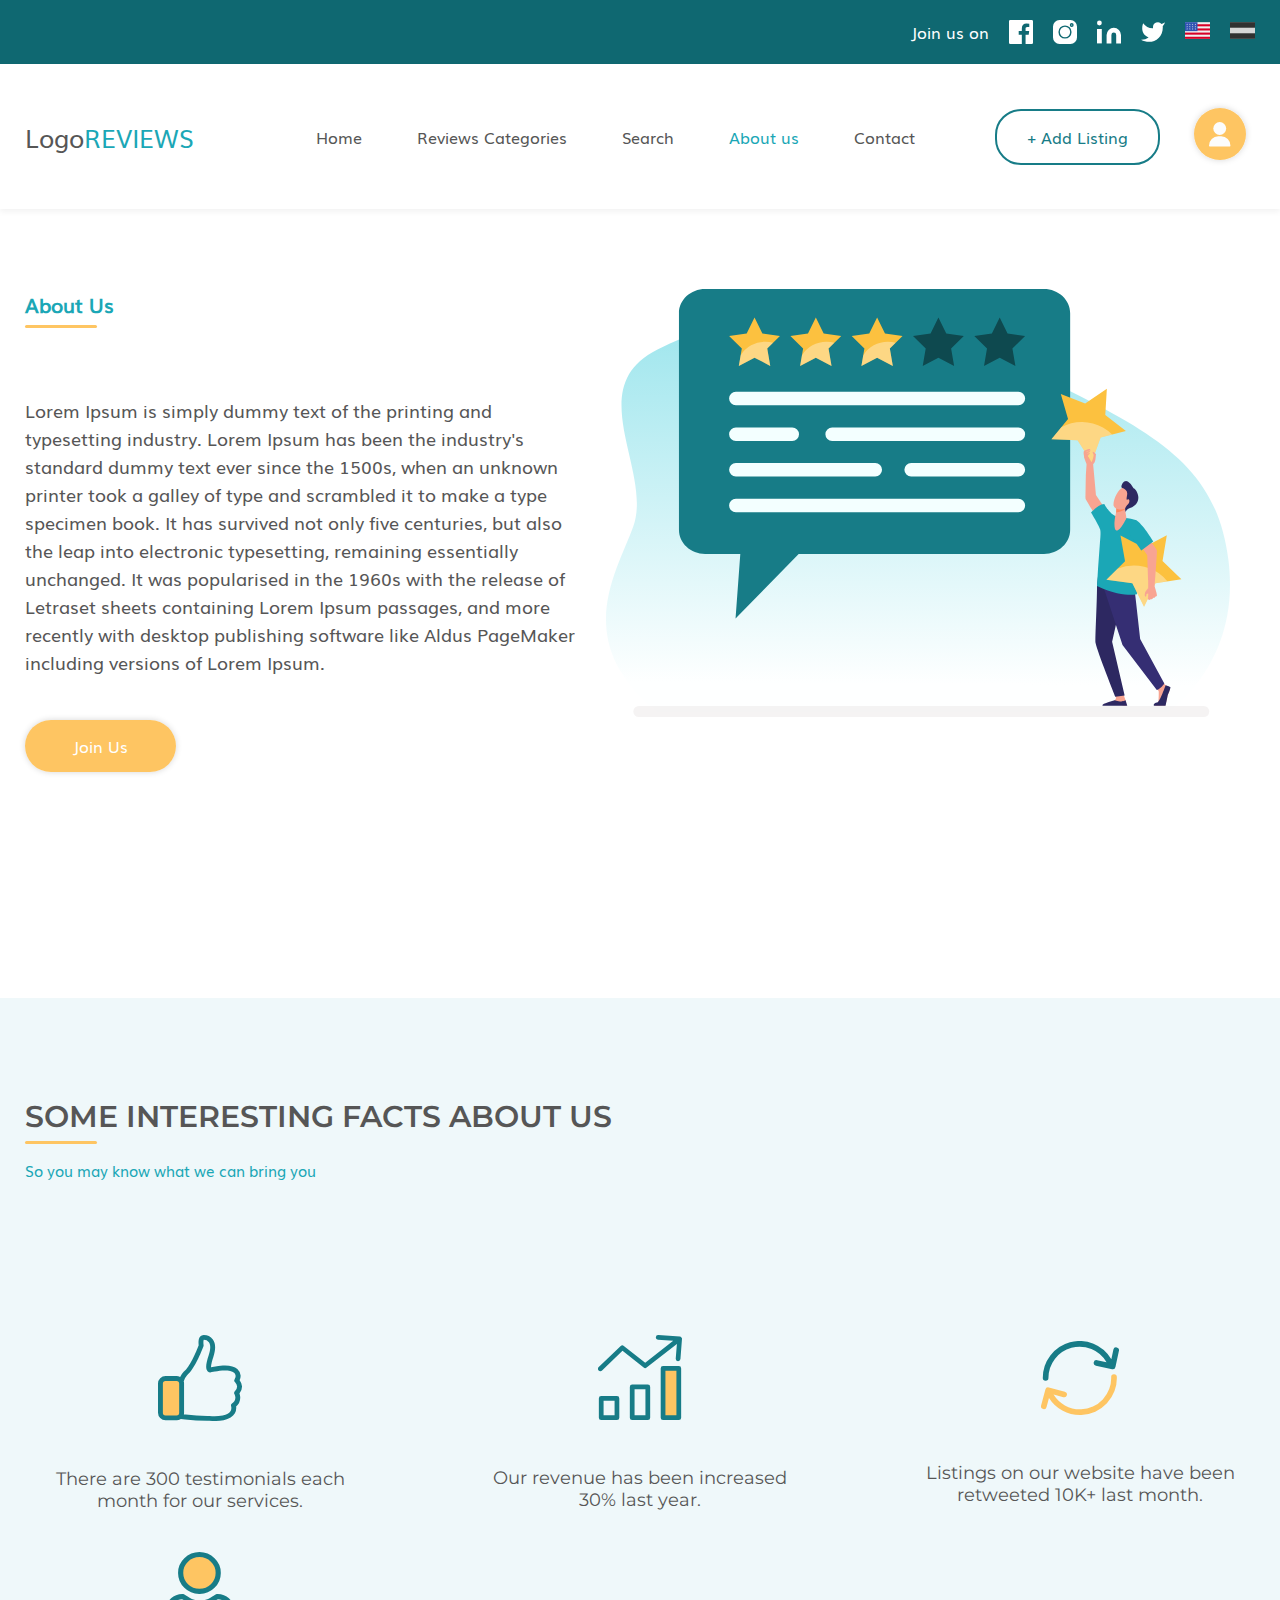
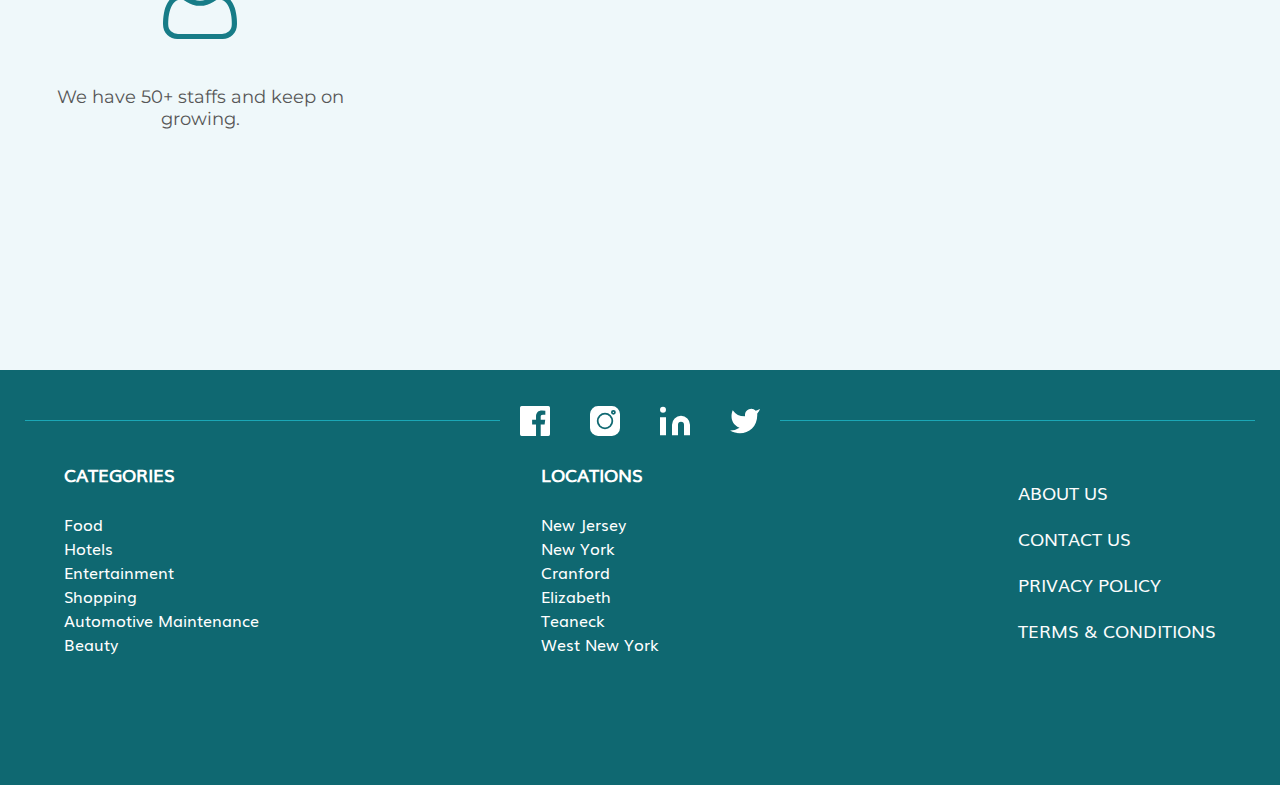
<file: aboutUs.html>
<!DOCTYPE html>
<html lang="en">

<head>
    <meta charset="UTF-8">
    <meta http-equiv="X-UA-Compatible" content="IE=edge">
    <meta name="viewport" content="width=device-width, initial-scale=1.0">
    <link rel="stylesheet" href="css/aboutUs.css">
    <title>About Us</title>
</head>

<body>
    <div class="preHeader">
        <div class="container">
            <ul class="preHeader__list">
                <li class="preHeader__list-element">Join us on</li>
                <li class="preHeader__list-element preHeader__list-element--facebook">
                    <a class="list-link " href="#">
                        <svg class="preHeader__list-element-svg" xmlns="http://www.w3.org/2000/svg" width="30.955"
                            height="30.955" viewBox="0 0 30.955 30.955">
                            <g transform="translate(0)">
                                <path class="a"
                                    d="M29.246,0H1.707A1.708,1.708,0,0,0,0,1.709V29.248a1.708,1.708,0,0,0,1.709,1.707H29.246a1.708,1.708,0,0,0,1.709-1.708h0V1.707A1.708,1.708,0,0,0,29.246,0Zm0,0"
                                    transform="translate(0 0)" />
                                <path class="b"
                                    d="M215.857,103.6V91.633h4.036l.6-4.686h-4.64V83.964c0-1.353.376-2.276,2.317-2.276h2.46V77.508a33.065,33.065,0,0,0-3.6-.184c-3.567,0-6.008,2.177-6.008,6.175v3.448H207v4.686h4.021V103.6Zm0,0"
                                    transform="translate(-194.485 -72.649)" />
                            </g>
                        </svg>
                    </a>
                </li>
                <li class="preHeader__list-element">
                    <a class="list-link" href="#">
                        <svg class="preHeader__list-element-svg" xmlns="http://www.w3.org/2000/svg" width="33.108"
                            height="33.108" viewBox="0 0 33.108 33.108">
                            <g transform="translate(0.001)">
                                <path class="a"
                                    d="M24.145,0H8.961A8.972,8.972,0,0,0,0,8.962V24.146a8.972,8.972,0,0,0,8.962,8.962H24.145a8.972,8.972,0,0,0,8.962-8.962V8.962A8.972,8.972,0,0,0,24.145,0ZM16.553,25.606a9.053,9.053,0,1,1,9.053-9.053A9.063,9.063,0,0,1,16.553,25.606Zm9.269-15.97A2.675,2.675,0,1,1,28.5,6.961,2.678,2.678,0,0,1,25.822,9.636Zm0,0" />
                                <path class="a"
                                    d="M153.132,146.02a7.112,7.112,0,1,0,7.112,7.112A7.12,7.12,0,0,0,153.132,146.02Zm0,0"
                                    transform="translate(-136.579 -136.578)" />
                                <path class="a"
                                    d="M388.726,96.3a.734.734,0,1,0,.734.734A.735.735,0,0,0,388.726,96.3Zm0,0"
                                    transform="translate(-362.904 -90.074)" />
                            </g>
                        </svg>
                    </a>
                </li>
                <li class="preHeader__list-element">
                    <a class="list-link" href="#">
                        <svg class="preHeader__list-element-svg" xmlns="http://www.w3.org/2000/svg" width="34.502"
                            height="32.777" viewBox="0 0 34.502 32.777">s
                            <path class="a"
                                d="M20.351,8A10.351,10.351,0,0,1,30.7,18.351V30.426H23.8V18.351a3.45,3.45,0,1,0-6.9,0V30.426H10V18.351A10.351,10.351,0,0,1,20.351,8Z"
                                transform="translate(3.801 2.351)" />
                            <rect class="a" width="6.9" height="20.701" transform="translate(0 12.076)" />
                            <ellipse class="a" cx="3.45" cy="3.45" rx="3.45" ry="3.45" transform="translate(0 0)" />
                        </svg>
                    </a>
                </li>
                <li class="preHeader__list-element">
                    <a class="list-link" href="#">
                        <svg class="preHeader__list-element-svg" xmlns="http://www.w3.org/2000/svg" width="37.952"
                            height="30.955" viewBox="0 0 37.952 30.955">
                            <defs>
                            </defs>
                            <path class="a"
                                d="M38.952,3.007a18.8,18.8,0,0,1-5.417,2.639,7.728,7.728,0,0,0-13.559,5.175v1.725A18.39,18.39,0,0,1,4.45,4.733s-6.9,15.526,8.625,22.426A20.08,20.08,0,0,1,1,30.609c15.526,8.626,34.5,0,34.5-19.839a7.763,7.763,0,0,0-.138-1.432,13.318,13.318,0,0,0,3.588-6.331Z"
                                transform="translate(-1 -2.99)" />
                        </svg>
                    </a>
                </li>
                <li class="preHeader__list-element">
                    <a href="#">
                        <img class=" language__flag language__active" src="img/icons/usFlag.svg" alt="usFlag">
                    </a>
                </li>
                <li class="preHeader__list-element">
                    <a href="#">
                        <img class="language__flag " src="img/icons/spainFlag.svg" alt="usFlag">
                    </a>
                </li>
            </ul>
        </div>
    </div>
    <header class="header">
        <div class="container">
            <div class="header__inner">
                <div class="logo">
                    <a href="index.html">Logo<span>REVIEWS</span></a>
                </div>
                <div class="menu">
                    <div class="icon" id="icons">
                        <span></span>
                        <span></span>
                        <span></span>
                        <span></span>
                    </div>
                    <ul class="header__list">
                        <li class="header__list-element"><a href="index.html" class="header__list-link ">Home</a>
                        </li>
                        <li class="header__list-element"><a href="index.html#categories"
                                class="header__list-link">Reviews
                                Categories</a>
                        </li>
                        <li class="header__list-element"><a href="search.html" class="header__list-link">Search</a></li>
                        <li class="header__list-element"><a href="#" class="header__list-link chosen">About
                                us</a>
                        </li>
                        <li class="header__list-element"><a href="contactUs.html" class="header__list-link">Contact</a>
                        </li>
                        <li class="header__list-element"><a href="business-edit.html"
                                class="header__list-link header__list-link--listing">+ Add
                                Listing</a>
                        </li>
                    </ul>
                </div>
                <a href="login.html" class="header__list-element--login ">
                    <img src="img/icons/profile.svg" alt="profile">
                </a>
            </div>
        </div>
    </header>

    <main>
        <section class="aboutUs">
            <div class="container">
                <div class="aboutUs__inner">
                    <div class="aboutUs__content">
                        <div class="content__block">
                            <h2 class="content__block-title content__block--about">About Us</h2>
                            <span></span>
                        </div>
                        <p class="aboutUs__contenet-text">
                            Lorem Ipsum is simply dummy text of the printing and typesetting industry. Lorem Ipsum has
                            been the industry's standard dummy text ever since the 1500s, when an unknown printer took a
                            galley of type and scrambled it to make a type specimen book. It has survived not only five
                            centuries, but also the leap into electronic typesetting, remaining essentially unchanged.
                            It was popularised in the 1960s with the release of Letraset sheets containing Lorem Ipsum
                            passages, and more recently with desktop publishing software like Aldus PageMaker including
                            versions of Lorem Ipsum.
                        </p>
                        <a href="#" class="aboutUs__content-join ">Join Us</a>

                    </div>
                    <div class="aboutUs__image">
                        <img src="img/aboutus.svg" alt="aboutUs">
                    </div>
                </div>
            </div>
        </section>
        <section class="facts">
            <div class="container">
                <div class="facts__inner">
                    <div class="content__block content__block--second">
                        <h2 class="content__block-title">SOME INTERESTING FACTS ABOUT US</h2>
                        <span></span>
                        <p class="content__block-text">So you may know what we can bring you</p>
                    </div>

                    <div class="facts__blocks">
                        <div class="facts__block">
                            <div class="facts__block-icon">
                                <img src="img/icons/like.svg" alt="likeIcon">
                            </div>
                            <p class="facts__block-text">
                                There are 300 testimonials each month for our services.
                            </p>
                        </div>
                        <div class="facts__block">
                            <div class="facts__block-icon">
                                <img src="img/icons/stonks.svg" alt="likeIcon">
                            </div>
                            <p class="facts__block-text">
                                Our revenue has been increased 30% last year.
                            </p>
                        </div>
                        <div class="facts__block">
                            <div class="facts__block-icon">
                                <img src="img/icons/arrows.svg" alt="likeIcon">
                            </div>
                            <p class="facts__block-text">
                                Listings on our website have been retweeted 10K+ last month.
                            </p>
                        </div>
                        <div class="facts__block">
                            <div class="facts__block-icon">
                                <img src="img/icons/staff.svg" alt="likeIcon">
                            </div>
                            <p class="facts__block-text">
                                We have 50+ staffs and keep on growing.
                            </p>
                        </div>
                    </div>
                </div>
            </div>
        </section>
    </main>


    <footer class="footer">
        <div class="container">
            <div class="footer__inner">
                <div class="footer__icons">
                    <ul class="footer__list">
                        <li class="footer__list-element footer__list-element--facebook">
                            <a class="list-link" href="#">
                                <svg class="footer__list-element-svg" xmlns="http://www.w3.org/2000/svg" width="30.955"
                                    height="30.955" viewBox="0 0 30.955 30.955">
                                    <g transform="translate(0)">
                                        <path class="a"
                                            d="M29.246,0H1.707A1.708,1.708,0,0,0,0,1.709V29.248a1.708,1.708,0,0,0,1.709,1.707H29.246a1.708,1.708,0,0,0,1.709-1.708h0V1.707A1.708,1.708,0,0,0,29.246,0Zm0,0"
                                            transform="translate(0 0)" />
                                        <path class="b"
                                            d="M215.857,103.6V91.633h4.036l.6-4.686h-4.64V83.964c0-1.353.376-2.276,2.317-2.276h2.46V77.508a33.065,33.065,0,0,0-3.6-.184c-3.567,0-6.008,2.177-6.008,6.175v3.448H207v4.686h4.021V103.6Zm0,0"
                                            transform="translate(-194.485 -72.649)" />
                                    </g>
                                </svg>
                            </a>
                        </li>
                        <li class="footer__list-element"><a class="list-link" href="#">
                                <svg class="footer__list-element-svg" xmlns="http://www.w3.org/2000/svg" width="33.108"
                                    height="33.108" viewBox="0 0 33.108 33.108">
                                    <g transform="translate(0.001)">
                                        <path class="a"
                                            d="M24.145,0H8.961A8.972,8.972,0,0,0,0,8.962V24.146a8.972,8.972,0,0,0,8.962,8.962H24.145a8.972,8.972,0,0,0,8.962-8.962V8.962A8.972,8.972,0,0,0,24.145,0ZM16.553,25.606a9.053,9.053,0,1,1,9.053-9.053A9.063,9.063,0,0,1,16.553,25.606Zm9.269-15.97A2.675,2.675,0,1,1,28.5,6.961,2.678,2.678,0,0,1,25.822,9.636Zm0,0" />
                                        <path class="a"
                                            d="M153.132,146.02a7.112,7.112,0,1,0,7.112,7.112A7.12,7.12,0,0,0,153.132,146.02Zm0,0"
                                            transform="translate(-136.579 -136.578)" />
                                        <path class="a"
                                            d="M388.726,96.3a.734.734,0,1,0,.734.734A.735.735,0,0,0,388.726,96.3Zm0,0"
                                            transform="translate(-362.904 -90.074)" />
                                    </g>
                                </svg>
                            </a></li>
                        <li class="footer__list-element"><a class="list-link" href="#">
                                <svg class="footer__list-element-svg" xmlns="http://www.w3.org/2000/svg" width="34.502"
                                    height="32.777" viewBox="0 0 34.502 32.777">s
                                    <path class="a"
                                        d="M20.351,8A10.351,10.351,0,0,1,30.7,18.351V30.426H23.8V18.351a3.45,3.45,0,1,0-6.9,0V30.426H10V18.351A10.351,10.351,0,0,1,20.351,8Z"
                                        transform="translate(3.801 2.351)" />
                                    <rect class="a" width="6.9" height="20.701" transform="translate(0 12.076)" />
                                    <ellipse class="a" cx="3.45" cy="3.45" rx="3.45" ry="3.45"
                                        transform="translate(0 0)" />
                                </svg>
                            </a></li>
                        <li class="footer__list-element"><a class="list-link" href="#">
                                <svg class="footer__list-element-svg" xmlns="http://www.w3.org/2000/svg" width="37.952"
                                    height="30.955" viewBox="0 0 37.952 30.955">
                                    <path class="a"
                                        d="M38.952,3.007a18.8,18.8,0,0,1-5.417,2.639,7.728,7.728,0,0,0-13.559,5.175v1.725A18.39,18.39,0,0,1,4.45,4.733s-6.9,15.526,8.625,22.426A20.08,20.08,0,0,1,1,30.609c15.526,8.626,34.5,0,34.5-19.839a7.763,7.763,0,0,0-.138-1.432,13.318,13.318,0,0,0,3.588-6.331Z"
                                        transform="translate(-1 -2.99)" />
                                </svg>
                            </a></li>
                    </ul>
                </div>

                <div class="footer__wrapper">
                    <div class="footer__wrapper-block">
                        <h5 class="footer__wrapper-title">CATEGORIES</h5>
                        <ul class="footer__wrapper-list">
                            <li class="footer__wrapper-element">
                                <a href="" class="footer__wrapper-link">Food</a>
                            </li>
                            <li class="footer__wrapper-element">
                                <a href="" class="footer__wrapper-link">Hotels</a>
                            </li>
                            <li class="footer__wrapper-element">
                                <a href="" class="footer__wrapper-link">Entertainment</a>
                            </li>
                            <li class="footer__wrapper-element">
                                <a href="" class="footer__wrapper-link">Shopping</a>
                            </li>
                            <li class="footer__wrapper-element">
                                <a href="" class="footer__wrapper-link">Automotive Maintenance</a>
                            </li>
                            <li class="footer__wrapper-element">
                                <a href="" class="footer__wrapper-link">Beauty</a>
                            </li>
                        </ul>
                    </div>

                    <div class="footer__wrapper-block">
                        <h5 class="footer__wrapper-title">LOCATIONS</h5>
                        <ul class="footer__wrapper-list">
                            <li class="footer__wrapper-element">
                                <a href="" class="footer__wrapper-link">New Jersey</a>
                            </li>
                            <li class="footer__wrapper-element">
                                <a href="" class="footer__wrapper-link">New York</a>
                            </li>
                            <li class="footer__wrapper-element">
                                <a href="" class="footer__wrapper-link">Cranford</a>
                            </li>
                            <li class="footer__wrapper-element">
                                <a href="" class="footer__wrapper-link">Elizabeth</a>
                            </li>
                            <li class="footer__wrapper-element">
                                <a href="" class="footer__wrapper-link">Teaneck</a>
                            </li>
                            <li class="footer__wrapper-element">
                                <a href="" class="footer__wrapper-link">West New York</a>
                            </li>
                        </ul>
                    </div>

                    <ul class="footer__navigation">
                        <li class="footer__navigation-element">
                            <a href="#" class="footer__navigation-link">About us</a>
                        </li>
                        <li class="footer__navigation-element">
                            <a href="contactUs.html" class="footer__navigation-link">Contact Us</a>
                        </li>
                        <li class="footer__navigation-element">
                            <a href="#" class="footer__navigation-link">Privacy Policy</a>
                        </li>
                        <li class="footer__navigation-element">
                            <a href="#" class="footer__navigation-link">Terms & Conditions</a>
                        </li>
                    </ul>
                </div>



            </div>
        </div>
    </footer>
    <script src="https://ajax.googleapis.com/ajax/libs/jquery/3.5.1/jquery.min.js"></script>
    <script src="js/header.js"></script>
</body>

</html>
</file>
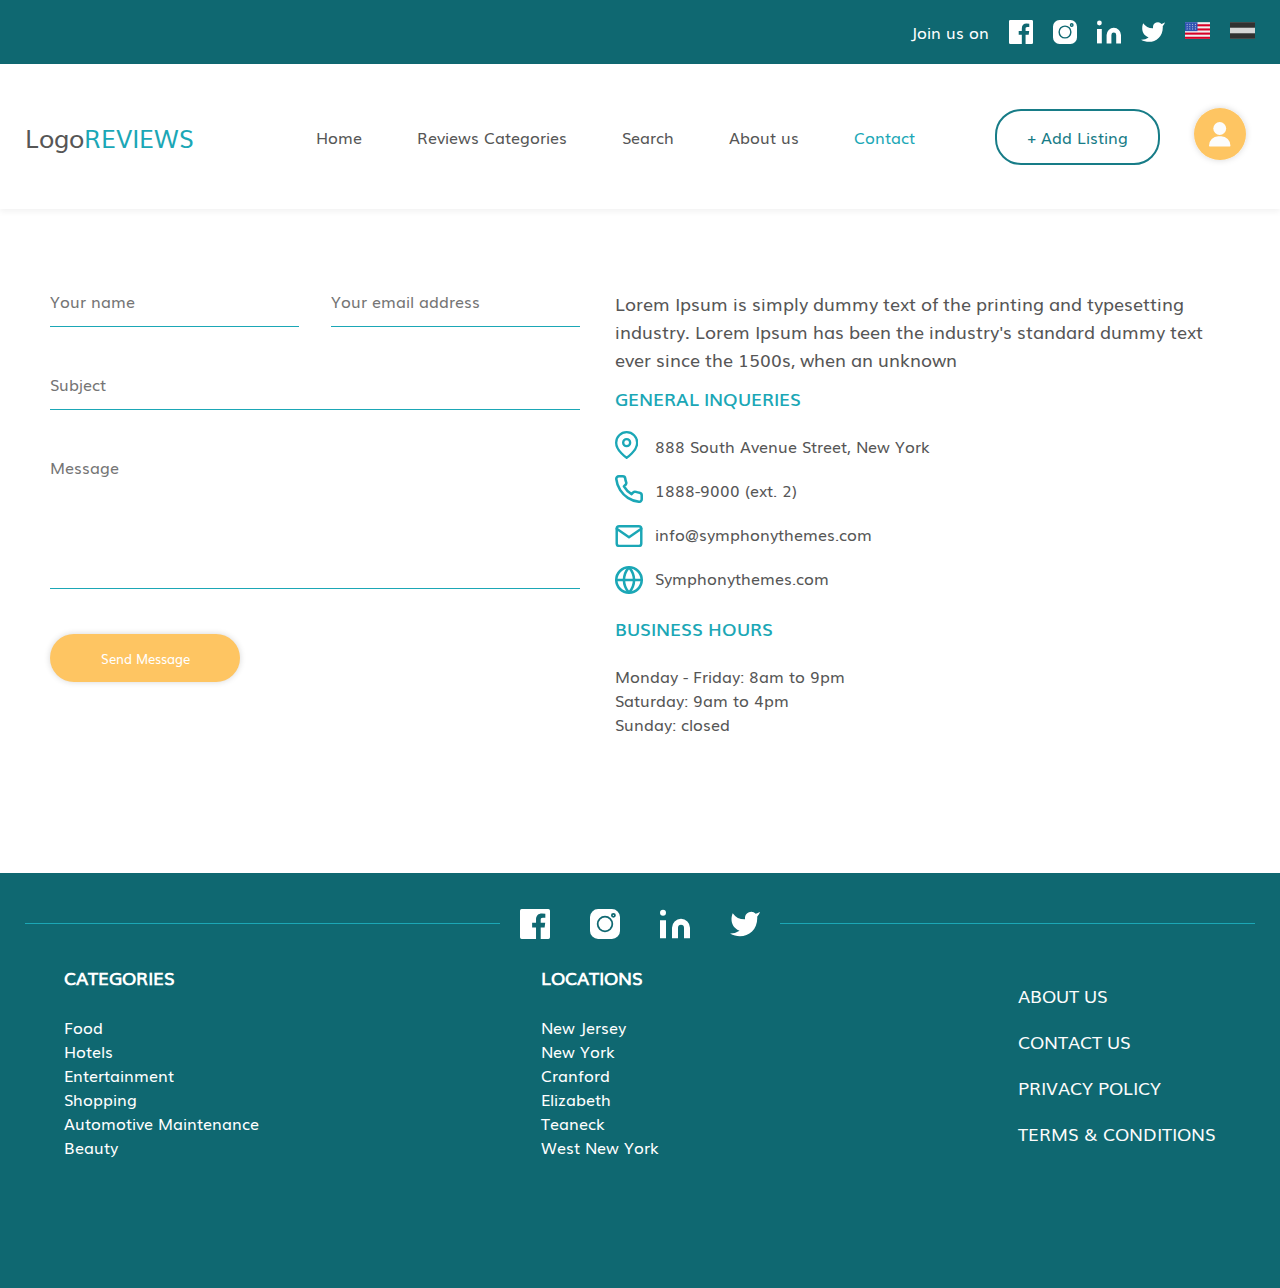
<file: contactUs.html>
<!DOCTYPE html>
<html lang="en">

<head>
    <meta charset="UTF-8">
    <meta http-equiv="X-UA-Compatible" content="IE=edge">
    <meta name="viewport" content="width=device-width, initial-scale=1.0">
    <link rel="stylesheet" href="css/contactUs.css">
    <title>Contact Us</title>
</head>

<body>
    <div class="preHeader">
        <div class="container">
            <ul class="preHeader__list">
                <li class="preHeader__list-element">Join us on</li>
                <li class="preHeader__list-element preHeader__list-element--facebook">
                    <a class="list-link " href="#">
                        <svg class="preHeader__list-element-svg" xmlns="http://www.w3.org/2000/svg" width="30.955"
                            height="30.955" viewBox="0 0 30.955 30.955">
                            <g transform="translate(0)">
                                <path class="a"
                                    d="M29.246,0H1.707A1.708,1.708,0,0,0,0,1.709V29.248a1.708,1.708,0,0,0,1.709,1.707H29.246a1.708,1.708,0,0,0,1.709-1.708h0V1.707A1.708,1.708,0,0,0,29.246,0Zm0,0"
                                    transform="translate(0 0)" />
                                <path class="b"
                                    d="M215.857,103.6V91.633h4.036l.6-4.686h-4.64V83.964c0-1.353.376-2.276,2.317-2.276h2.46V77.508a33.065,33.065,0,0,0-3.6-.184c-3.567,0-6.008,2.177-6.008,6.175v3.448H207v4.686h4.021V103.6Zm0,0"
                                    transform="translate(-194.485 -72.649)" />
                            </g>
                        </svg>
                    </a>
                </li>
                <li class="preHeader__list-element">
                    <a class="list-link" href="#">
                        <svg class="preHeader__list-element-svg" xmlns="http://www.w3.org/2000/svg" width="33.108"
                            height="33.108" viewBox="0 0 33.108 33.108">
                            <g transform="translate(0.001)">
                                <path class="a"
                                    d="M24.145,0H8.961A8.972,8.972,0,0,0,0,8.962V24.146a8.972,8.972,0,0,0,8.962,8.962H24.145a8.972,8.972,0,0,0,8.962-8.962V8.962A8.972,8.972,0,0,0,24.145,0ZM16.553,25.606a9.053,9.053,0,1,1,9.053-9.053A9.063,9.063,0,0,1,16.553,25.606Zm9.269-15.97A2.675,2.675,0,1,1,28.5,6.961,2.678,2.678,0,0,1,25.822,9.636Zm0,0" />
                                <path class="a"
                                    d="M153.132,146.02a7.112,7.112,0,1,0,7.112,7.112A7.12,7.12,0,0,0,153.132,146.02Zm0,0"
                                    transform="translate(-136.579 -136.578)" />
                                <path class="a"
                                    d="M388.726,96.3a.734.734,0,1,0,.734.734A.735.735,0,0,0,388.726,96.3Zm0,0"
                                    transform="translate(-362.904 -90.074)" />
                            </g>
                        </svg>
                    </a>
                </li>
                <li class="preHeader__list-element">
                    <a class="list-link" href="#">
                        <svg class="preHeader__list-element-svg" xmlns="http://www.w3.org/2000/svg" width="34.502"
                            height="32.777" viewBox="0 0 34.502 32.777">s
                            <path class="a"
                                d="M20.351,8A10.351,10.351,0,0,1,30.7,18.351V30.426H23.8V18.351a3.45,3.45,0,1,0-6.9,0V30.426H10V18.351A10.351,10.351,0,0,1,20.351,8Z"
                                transform="translate(3.801 2.351)" />
                            <rect class="a" width="6.9" height="20.701" transform="translate(0 12.076)" />
                            <ellipse class="a" cx="3.45" cy="3.45" rx="3.45" ry="3.45" transform="translate(0 0)" />
                        </svg>
                    </a>
                </li>
                <li class="preHeader__list-element">
                    <a class="list-link" href="#">
                        <svg class="preHeader__list-element-svg" xmlns="http://www.w3.org/2000/svg" width="37.952"
                            height="30.955" viewBox="0 0 37.952 30.955">
                            <defs>
                            </defs>
                            <path class="a"
                                d="M38.952,3.007a18.8,18.8,0,0,1-5.417,2.639,7.728,7.728,0,0,0-13.559,5.175v1.725A18.39,18.39,0,0,1,4.45,4.733s-6.9,15.526,8.625,22.426A20.08,20.08,0,0,1,1,30.609c15.526,8.626,34.5,0,34.5-19.839a7.763,7.763,0,0,0-.138-1.432,13.318,13.318,0,0,0,3.588-6.331Z"
                                transform="translate(-1 -2.99)" />
                        </svg>
                    </a>
                </li>
                <li class="preHeader__list-element">
                    <a href="#">
                        <img class=" language__flag language__active" src="img/icons/usFlag.svg" alt="usFlag">
                    </a>
                </li>
                <li class="preHeader__list-element">
                    <a href="#">
                        <img class="language__flag " src="img/icons/spainFlag.svg" alt="usFlag">
                    </a>
                </li>
            </ul>
        </div>
    </div>
    <header class="header">
        <div class="container">
            <div class="header__inner">
                <div class="logo">
                    <a href="index.html">Logo<span>REVIEWS</span></a>
                </div>
                <div class="menu">
                    <div class="icon" id="icons">
                        <span></span>
                        <span></span>
                        <span></span>
                        <span></span>
                    </div>
                    <ul class="header__list">
                        <li class="header__list-element"><a href="index.html" class="header__list-link ">Home</a>
                        </li>
                        <li class="header__list-element"><a href="index.html#categories"
                                class="header__list-link">Reviews
                                Categories</a>
                        </li>
                        <li class="header__list-element"><a href="search.html" class="header__list-link">Search</a></li>
                        <li class="header__list-element"><a href="aboutUs.html" class="header__list-link">About us</a>
                        </li>
                        <li class="header__list-element"><a href="#" class="header__list-link chosen">Contact</a>
                        </li>
                        <li class="header__list-element"><a href="business-edit.html"
                                class="header__list-link header__list-link--listing">+ Add
                                Listing</a>
                        </li>
                    </ul>
                </div>
                <a href="login.html" class="header__list-element--login ">
                    <img src="img/icons/profile.svg" alt="profile">
                </a>
            </div>
        </div>
    </header>

    <main>
        <section class="contactUs">
            <div class="container">
                <div class="contactUs__inner">
                    <form class="contactUs__form">
                        <div class="contactUs__form--inputs">
                            <input class="contactUs__input" type="text" placeholder="Your name">
                            <input class="contactUs__input" type="email" placeholder="Your email address">
                        </div>
                        <input class="contactUs__input" type="text" placeholder="Subject">
                        <textarea class="contactUs__input" id="contactUs__textarea" cols="30" rows="5"
                            placeholder="Message"></textarea>
                        <button class="contactUs__btn">Send Message</button>
                    </form>
                    <div class="contactUs__content">
                        <p class="contactUs__maintext">Lorem Ipsum is simply dummy text of the printing and typesetting
                            industry. Lorem Ipsum has been the industry's standard dummy text ever since the 1500s, when
                            an unknown</p>
                        <div class="contactUs__inqueries">
                            <h3 class="inqueries__title">GENERAL INQUERIES</h3>
                            <ul class="inqueries__list">
                                <li class="inqueries__list-element inqueries__list-element--location">‌888 South Avenue
                                    Street, New York</li>
                                <li class="inqueries__list-element inqueries__list-element--phone">1888-9000 (ext. 2)
                                </li>
                                <li class="inqueries__list-element inqueries__list-element--mail">
                                    info@symphonythemes.com</li>
                                <li class="inqueries__list-element inqueries__list-element--globe">
                                    <a href="#" class="inqueries__list-link">Symphonythemes.com</a>
                                </li>
                            </ul>
                        </div>
                        <div class="contactUs__businessHours">
                            <h3 class="businessHours__title">BUSINESS HOURS</h3>
                            <ul class="businessHours__list">
                                <li class="businessHours__list-element">Monday - Friday: 8am to 9pm</li>
                                <li class="businessHours__list-element">‌‌Saturday: 9am to 4pm</li>
                                <li class="businessHours__list-element">‌Sunday: closed</li>
                            </ul>
                        </div>
                    </div>
                    ‌ ‌
                </div>
            </div>
        </section>
    </main>
    <footer class="footer">
        <div class="container">
            <div class="footer__inner">
                <div class="footer__icons">
                    <ul class="footer__list">
                        <li class="footer__list-element footer__list-element--facebook">
                            <a class="list-link" href="#">
                                <svg class="footer__list-element-svg" xmlns="http://www.w3.org/2000/svg" width="30.955"
                                    height="30.955" viewBox="0 0 30.955 30.955">
                                    <g transform="translate(0)">
                                        <path class="a"
                                            d="M29.246,0H1.707A1.708,1.708,0,0,0,0,1.709V29.248a1.708,1.708,0,0,0,1.709,1.707H29.246a1.708,1.708,0,0,0,1.709-1.708h0V1.707A1.708,1.708,0,0,0,29.246,0Zm0,0"
                                            transform="translate(0 0)" />
                                        <path class="b"
                                            d="M215.857,103.6V91.633h4.036l.6-4.686h-4.64V83.964c0-1.353.376-2.276,2.317-2.276h2.46V77.508a33.065,33.065,0,0,0-3.6-.184c-3.567,0-6.008,2.177-6.008,6.175v3.448H207v4.686h4.021V103.6Zm0,0"
                                            transform="translate(-194.485 -72.649)" />
                                    </g>
                                </svg>
                            </a>
                        </li>
                        <li class="footer__list-element"><a class="list-link" href="#">
                                <svg class="footer__list-element-svg" xmlns="http://www.w3.org/2000/svg" width="33.108"
                                    height="33.108" viewBox="0 0 33.108 33.108">
                                    <g transform="translate(0.001)">
                                        <path class="a"
                                            d="M24.145,0H8.961A8.972,8.972,0,0,0,0,8.962V24.146a8.972,8.972,0,0,0,8.962,8.962H24.145a8.972,8.972,0,0,0,8.962-8.962V8.962A8.972,8.972,0,0,0,24.145,0ZM16.553,25.606a9.053,9.053,0,1,1,9.053-9.053A9.063,9.063,0,0,1,16.553,25.606Zm9.269-15.97A2.675,2.675,0,1,1,28.5,6.961,2.678,2.678,0,0,1,25.822,9.636Zm0,0" />
                                        <path class="a"
                                            d="M153.132,146.02a7.112,7.112,0,1,0,7.112,7.112A7.12,7.12,0,0,0,153.132,146.02Zm0,0"
                                            transform="translate(-136.579 -136.578)" />
                                        <path class="a"
                                            d="M388.726,96.3a.734.734,0,1,0,.734.734A.735.735,0,0,0,388.726,96.3Zm0,0"
                                            transform="translate(-362.904 -90.074)" />
                                    </g>
                                </svg>
                            </a></li>
                        <li class="footer__list-element"><a class="list-link" href="#">
                                <svg class="footer__list-element-svg" xmlns="http://www.w3.org/2000/svg" width="34.502"
                                    height="32.777" viewBox="0 0 34.502 32.777">s
                                    <path class="a"
                                        d="M20.351,8A10.351,10.351,0,0,1,30.7,18.351V30.426H23.8V18.351a3.45,3.45,0,1,0-6.9,0V30.426H10V18.351A10.351,10.351,0,0,1,20.351,8Z"
                                        transform="translate(3.801 2.351)" />
                                    <rect class="a" width="6.9" height="20.701" transform="translate(0 12.076)" />
                                    <ellipse class="a" cx="3.45" cy="3.45" rx="3.45" ry="3.45"
                                        transform="translate(0 0)" />
                                </svg>
                            </a></li>
                        <li class="footer__list-element"><a class="list-link" href="#">
                                <svg class="footer__list-element-svg" xmlns="http://www.w3.org/2000/svg" width="37.952"
                                    height="30.955" viewBox="0 0 37.952 30.955">
                                    <path class="a"
                                        d="M38.952,3.007a18.8,18.8,0,0,1-5.417,2.639,7.728,7.728,0,0,0-13.559,5.175v1.725A18.39,18.39,0,0,1,4.45,4.733s-6.9,15.526,8.625,22.426A20.08,20.08,0,0,1,1,30.609c15.526,8.626,34.5,0,34.5-19.839a7.763,7.763,0,0,0-.138-1.432,13.318,13.318,0,0,0,3.588-6.331Z"
                                        transform="translate(-1 -2.99)" />
                                </svg>
                            </a></li>
                    </ul>
                </div>

                <div class="footer__wrapper">
                    <div class="footer__wrapper-block">
                        <h5 class="footer__wrapper-title">CATEGORIES</h5>
                        <ul class="footer__wrapper-list">
                            <li class="footer__wrapper-element">
                                <a href="" class="footer__wrapper-link">Food</a>
                            </li>
                            <li class="footer__wrapper-element">
                                <a href="" class="footer__wrapper-link">Hotels</a>
                            </li>
                            <li class="footer__wrapper-element">
                                <a href="" class="footer__wrapper-link">Entertainment</a>
                            </li>
                            <li class="footer__wrapper-element">
                                <a href="" class="footer__wrapper-link">Shopping</a>
                            </li>
                            <li class="footer__wrapper-element">
                                <a href="" class="footer__wrapper-link">Automotive Maintenance</a>
                            </li>
                            <li class="footer__wrapper-element">
                                <a href="" class="footer__wrapper-link">Beauty</a>
                            </li>
                        </ul>
                    </div>

                    <div class="footer__wrapper-block">
                        <h5 class="footer__wrapper-title">LOCATIONS</h5>
                        <ul class="footer__wrapper-list">
                            <li class="footer__wrapper-element">
                                <a href="" class="footer__wrapper-link">New Jersey</a>
                            </li>
                            <li class="footer__wrapper-element">
                                <a href="" class="footer__wrapper-link">New York</a>
                            </li>
                            <li class="footer__wrapper-element">
                                <a href="" class="footer__wrapper-link">Cranford</a>
                            </li>
                            <li class="footer__wrapper-element">
                                <a href="" class="footer__wrapper-link">Elizabeth</a>
                            </li>
                            <li class="footer__wrapper-element">
                                <a href="" class="footer__wrapper-link">Teaneck</a>
                            </li>
                            <li class="footer__wrapper-element">
                                <a href="" class="footer__wrapper-link">West New York</a>
                            </li>
                        </ul>
                    </div>

                    <ul class="footer__navigation">
                        <li class="footer__navigation-element">
                            <a href="aboutUs.html" class="footer__navigation-link">About us</a>
                        </li>
                        <li class="footer__navigation-element">
                            <a href="#" class="footer__navigation-link">Contact Us</a>
                        </li>
                        <li class="footer__navigation-element">
                            <a href="#" class="footer__navigation-link">Privacy Policy</a>
                        </li>
                        <li class="footer__navigation-element">
                            <a href="#" class="footer__navigation-link">Terms & Conditions</a>
                        </li>
                    </ul>
                </div>



            </div>
        </div>
    </footer>
    <script src="https://ajax.googleapis.com/ajax/libs/jquery/3.5.1/jquery.min.js"></script>
    <script type="text/javascript" src="js/slick/slick.min.js"></script>
    <script src="js/header.js"></script>
    <script src="js/login.js"></script>

</body>

</html>
</file>
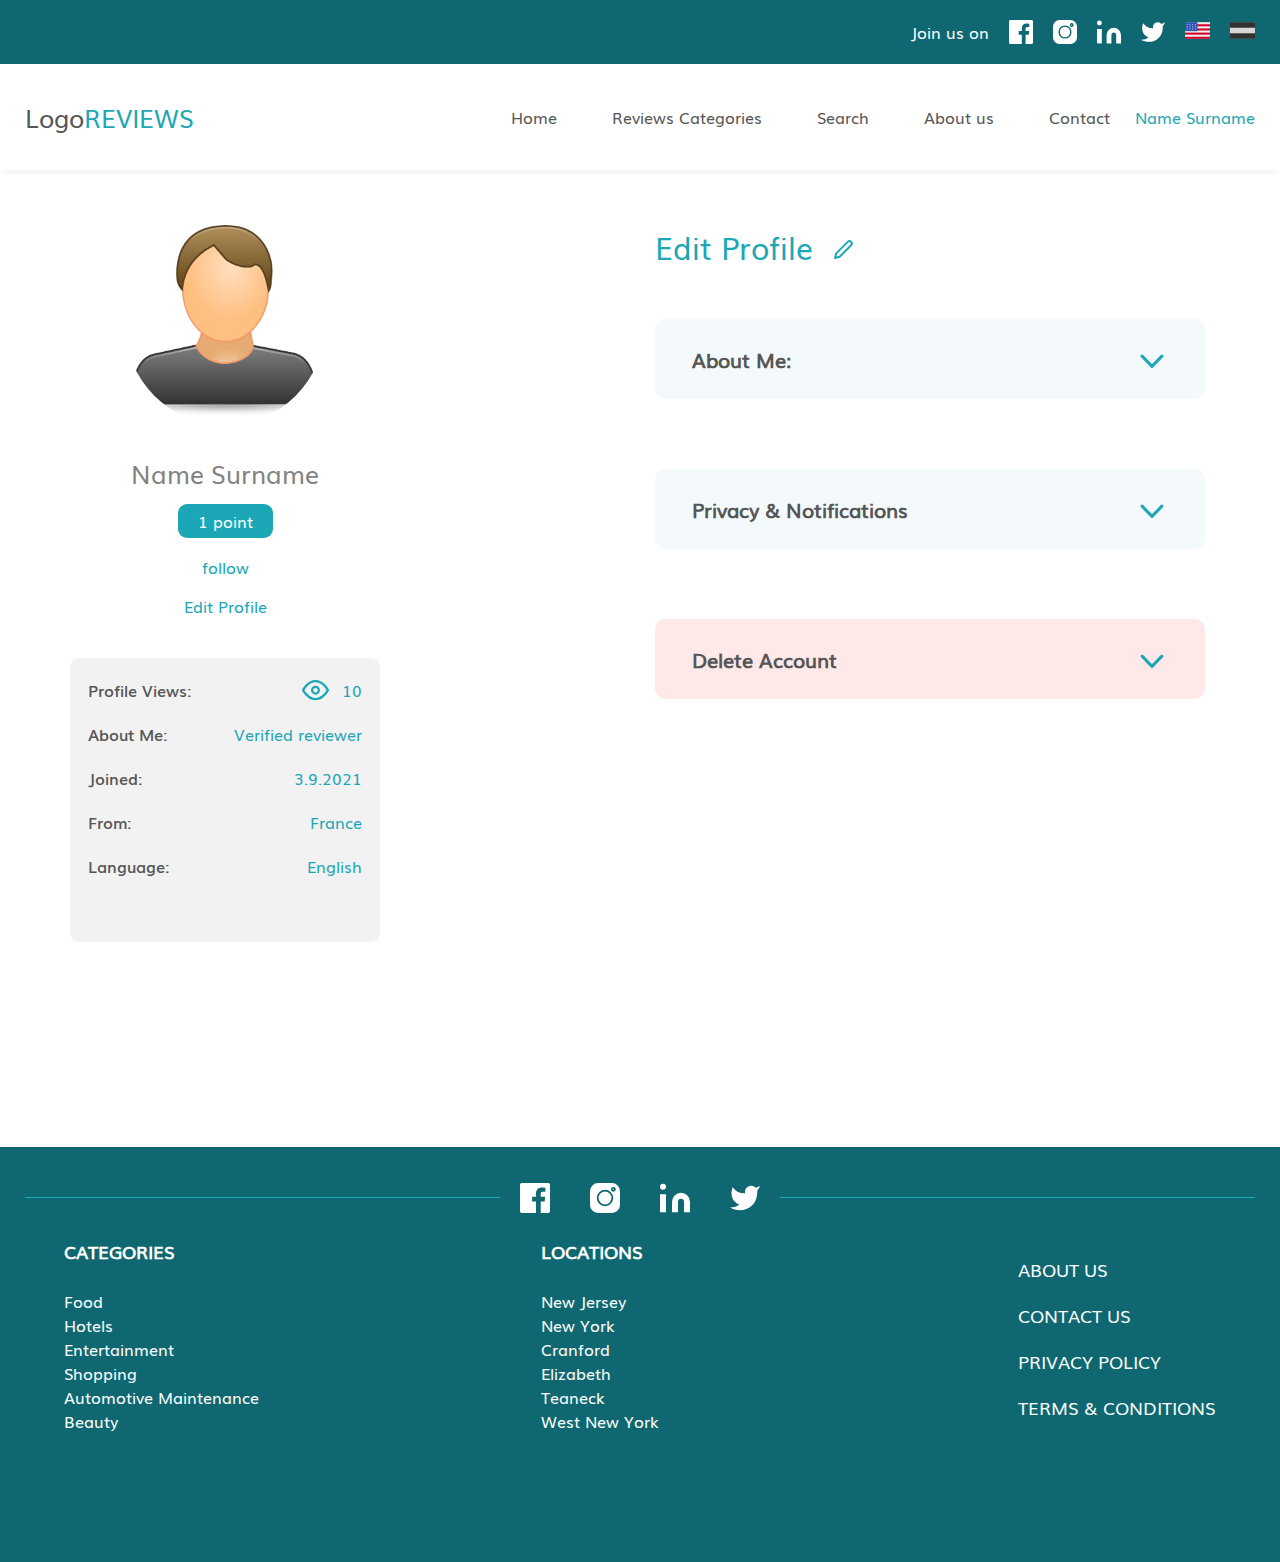
<file: edit-profile.html>
<!DOCTYPE html>
<html lang="en">

<head>
    <meta charset="UTF-8">
    <meta http-equiv="X-UA-Compatible" content="IE=edge">
    <meta name="viewport" content="width=device-width, initial-scale=1.0">
    <link rel="stylesheet" href="css/edit-profile.css">
    <title>Edit Profile</title>
</head>

<body>
    <div class="preHeader">
        <div class="container">
            <ul class="preHeader__list">
                <li class="preHeader__list-element">Join us on</li>
                <li class="preHeader__list-element preHeader__list-element--facebook">
                    <a class="list-link " href="#">
                        <svg class="preHeader__list-element-svg" xmlns="http://www.w3.org/2000/svg" width="30.955"
                            height="30.955" viewBox="0 0 30.955 30.955">
                            <g transform="translate(0)">
                                <path class="a"
                                    d="M29.246,0H1.707A1.708,1.708,0,0,0,0,1.709V29.248a1.708,1.708,0,0,0,1.709,1.707H29.246a1.708,1.708,0,0,0,1.709-1.708h0V1.707A1.708,1.708,0,0,0,29.246,0Zm0,0"
                                    transform="translate(0 0)" />
                                <path class="b"
                                    d="M215.857,103.6V91.633h4.036l.6-4.686h-4.64V83.964c0-1.353.376-2.276,2.317-2.276h2.46V77.508a33.065,33.065,0,0,0-3.6-.184c-3.567,0-6.008,2.177-6.008,6.175v3.448H207v4.686h4.021V103.6Zm0,0"
                                    transform="translate(-194.485 -72.649)" />
                            </g>
                        </svg>
                    </a>
                </li>
                <li class="preHeader__list-element">
                    <a class="list-link" href="#">
                        <svg class="preHeader__list-element-svg" xmlns="http://www.w3.org/2000/svg" width="33.108"
                            height="33.108" viewBox="0 0 33.108 33.108">
                            <g transform="translate(0.001)">
                                <path class="a"
                                    d="M24.145,0H8.961A8.972,8.972,0,0,0,0,8.962V24.146a8.972,8.972,0,0,0,8.962,8.962H24.145a8.972,8.972,0,0,0,8.962-8.962V8.962A8.972,8.972,0,0,0,24.145,0ZM16.553,25.606a9.053,9.053,0,1,1,9.053-9.053A9.063,9.063,0,0,1,16.553,25.606Zm9.269-15.97A2.675,2.675,0,1,1,28.5,6.961,2.678,2.678,0,0,1,25.822,9.636Zm0,0" />
                                <path class="a"
                                    d="M153.132,146.02a7.112,7.112,0,1,0,7.112,7.112A7.12,7.12,0,0,0,153.132,146.02Zm0,0"
                                    transform="translate(-136.579 -136.578)" />
                                <path class="a"
                                    d="M388.726,96.3a.734.734,0,1,0,.734.734A.735.735,0,0,0,388.726,96.3Zm0,0"
                                    transform="translate(-362.904 -90.074)" />
                            </g>
                        </svg>
                    </a>
                </li>
                <li class="preHeader__list-element">
                    <a class="list-link" href="#">
                        <svg class="preHeader__list-element-svg" xmlns="http://www.w3.org/2000/svg" width="34.502"
                            height="32.777" viewBox="0 0 34.502 32.777">s
                            <path class="a"
                                d="M20.351,8A10.351,10.351,0,0,1,30.7,18.351V30.426H23.8V18.351a3.45,3.45,0,1,0-6.9,0V30.426H10V18.351A10.351,10.351,0,0,1,20.351,8Z"
                                transform="translate(3.801 2.351)" />
                            <rect class="a" width="6.9" height="20.701" transform="translate(0 12.076)" />
                            <ellipse class="a" cx="3.45" cy="3.45" rx="3.45" ry="3.45" transform="translate(0 0)" />
                        </svg>
                    </a>
                </li>
                <li class="preHeader__list-element">
                    <a class="list-link" href="#">
                        <svg class="preHeader__list-element-svg" xmlns="http://www.w3.org/2000/svg" width="37.952"
                            height="30.955" viewBox="0 0 37.952 30.955">
                            <defs>
                            </defs>
                            <path class="a"
                                d="M38.952,3.007a18.8,18.8,0,0,1-5.417,2.639,7.728,7.728,0,0,0-13.559,5.175v1.725A18.39,18.39,0,0,1,4.45,4.733s-6.9,15.526,8.625,22.426A20.08,20.08,0,0,1,1,30.609c15.526,8.626,34.5,0,34.5-19.839a7.763,7.763,0,0,0-.138-1.432,13.318,13.318,0,0,0,3.588-6.331Z"
                                transform="translate(-1 -2.99)" />
                        </svg>
                    </a>
                </li>
                <li class="preHeader__list-element">
                    <a href="#">
                        <img class=" language__flag language__active" src="img/icons/usFlag.svg" alt="usFlag">
                    </a>
                </li>
                <li class="preHeader__list-element">
                    <a href="#">
                        <img class="language__flag " src="img/icons/spainFlag.svg" alt="usFlag">
                    </a>
                </li>
            </ul>
        </div>
    </div>
    <header class="header">
        <div class="container">
            <div class="header__inner header__inner-without">
                <div class="logo">
                    <a href="index.html">Logo<span>REVIEWS</span></a>
                </div>
                <div class="menu">
                    <div class="icon" id="icons">
                        <span></span>
                        <span></span>
                        <span></span>
                        <span></span>
                    </div>
                    <ul class="header__list">
                        <li class="header__list-element"><a href="index.html" class="header__list-link ">Home</a>
                        </li>
                        <li class="header__list-element"><a href="index.html#categories"
                                class="header__list-link">Reviews
                                Categories</a>
                        </li>
                        <li class="header__list-element"><a href="search.html" class="header__list-link ">Search</a>
                        </li>
                        <li class="header__list-element"><a href="aboutUs.html" class="header__list-link ">About
                                us</a>
                        </li>
                        <li class="header__list-element"><a href="contactUs.html" class="header__list-link ">Contact</a>
                    </ul>
                </div>
                <div class="user-menu">
                    <button class="menu-button">Name Surname</button>
                    <div class="dropdown-menu">
                        <a href="user-profile.html">Profile</a>
                        <button>Log Out</button>
                    </div>
                </div>
            </div>
        </div>
    </header>

    <main>

        <section class="edit-profile">
            <div class="container">
                <div class="edit-profile__inner">
                    <div class="user-info">
                        <div class="user-pic">
                            <label for="">
                                <label for="userImg" class="fileLabel">
                                    <img src="img/userP.png" alt="userImg" id="userAvatar">
                                    <input id="userImg" class="userInputs" type="file" style="display: none;" />
                                </label>
                            </label>
                        </div>
                        <p class="user__name">Name Surname</p>
                        <p class="user__points">1 point</p>
                        <button class="user__follow">follow</button>
                        <a href="#" class="user__edit">Edit Profile</a>
                        <div class="user__bio">
                            <p class="user__bio-inf">Profile Views: <span class="user__bio-inf--views">10</span></p>
                            <p class="user__bio-inf">About Me: <span>Verified reviewer</span></p>
                            <p class="user__bio-inf">Joined: <span>3.9.2021</span></p>
                            <p class="user__bio-inf"> From:<span> France</span></p>
                            <p class="user__bio-inf">Language:<span>English</span></p>
                        </div>
                    </div>
                    <div class="edit-profile__dropdown-container">
                        <h1 class="edit-profile__title">Edit Profile</h1>
                        <div class="edit-profile__dropdown-block">
                            <button class="dropdown-btn  dropdown-btn--me " data-dropdown="dropdown-1">About
                                Me:</button>
                            <div class="dropdown-block__content" id="dropdown-1">
                                <form class="about-me">
                                    <div class="about-me__inputs">
                                        <div>
                                            <label class="input__label" for="name">Name:</label>
                                            <input type="text" placeholder="Name Surname" id="name">
                                        </div>
                                        <div>
                                            <label class="input__label" for="email">Email:</label>
                                            <input type="email" placeholder="Example@gmail.com" id="email">
                                        </div>
                                    </div>
                                    <div class="about-me__inputs">
                                        <div>
                                            <label class="input__label" for="country">Country:</label>
                                            <div class="form__select">
                                                <div class="options-container">
                                                    <div class="option">
                                                        <input type="radio" class="radio" id="usa" name="country" />
                                                        <label for="usa">usa</label>
                                                    </div>
                                                    <div class="option">
                                                        <input type="radio" class="radio" id="germany" name="country" />
                                                        <label for="germany">Germany</label>
                                                    </div>
                                                    <div class="option">
                                                        <input type="radio" class="radio" id="tokyo" name="country" />
                                                        <label for="tokyo">Tokyo</label>
                                                    </div>
                                                </div>
                                                <div class="selected">
                                                    Select Country
                                                </div>
                                            </div>
                                        </div>
                                        <div>
                                            <label class="input__label" for="gender">Gender: </label>
                                            <div class="form__select">
                                                <div class="options-container">
                                                    <div class="option">
                                                        <input type="radio" class="radio" id="man" name="gender" />
                                                        <label for="2018">Man</label>
                                                    </div>
                                                    <div class="option">
                                                        <input type="radio" class="radio" id="woman" name="gender" />
                                                        <label for="2019">Woman</label>
                                                    </div>
                                                </div>
                                                <div class="selected">
                                                    Gender
                                                </div>
                                            </div>
                                        </div>
                                    </div>
                                    <div class="about-me__inputs">

                                        <div>
                                            <label class="input__label" for="country">Birthday:</label>

                                            <div class="about-me__Date">
                                                <div class="form__select form__select--date-day">
                                                    <div class="options-container options-container--date-day">
                                                        <div class="option">
                                                            <input type="radio" class="radio" id="1" name="day" />
                                                            <label for="1">1</label>
                                                        </div>
                                                        <div class="option">
                                                            <input type="radio" class="radio" id="2" name="day" />
                                                            <label for="2">2</label>
                                                        </div>
                                                        <div class="option">
                                                            <input type="radio" class="radio" id="3" name="day" />
                                                            <label for="3">3</label>
                                                        </div>
                                                        <div class="option">
                                                            <input type="radio" class="radio" id="4" name="day" />
                                                            <label for="4">4</label>
                                                        </div>
                                                        <div class="option">
                                                            <input type="radio" class="radio" id="5" name="day" />
                                                            <label for="5">5</label>
                                                        </div>
                                                    </div>
                                                    <div class="selected">
                                                        1
                                                    </div>
                                                </div>

                                                <div class="form__select form__select--date">
                                                    <div class="options-container options-container--date">
                                                        <div class="option">
                                                            <input type="radio" class="radio" id="january"
                                                                name="month" />
                                                            <label for="january">January</label>
                                                        </div>
                                                        <div class="option">
                                                            <input type="radio" class="radio" id="february"
                                                                name="month" />
                                                            <label for="february">february</label>
                                                        </div>
                                                        <div class="option">
                                                            <input type="radio" class="radio" id="march" name="month" />
                                                            <label for="march">march</label>
                                                        </div>
                                                        <div class="option">
                                                            <input type="radio" class="radio" id="april" name="month" />
                                                            <label for="april">april</label>
                                                        </div>
                                                        <div class="option">
                                                            <input type="radio" class="radio" id="may" name="month" />
                                                            <label for="may">may</label>
                                                        </div>
                                                    </div>
                                                    <div class="selected">
                                                        January
                                                    </div>
                                                </div>
                                                <div class="form__select form__select--date">
                                                    <div class="options-container options-container--date">
                                                        <div class="option">
                                                            <input type="radio" class="radio" id="1995" name="year" />
                                                            <label for="1995">1995</label>
                                                        </div>
                                                        <div class="option">
                                                            <input type="radio" class="radio" id="1996" name="year" />
                                                            <label for="1996">1996</label>
                                                        </div>
                                                        <div class="option">
                                                            <input type="radio" class="radio" id="1997" name="year" />
                                                            <label for="1997">1997</label>
                                                        </div>
                                                        <div class="option">
                                                            <input type="radio" class="radio" id="1998" name="year" />
                                                            <label for="1998">1998</label>
                                                        </div>
                                                        <div class="option">
                                                            <input type="radio" class="radio" id="1999" name="year" />
                                                            <label for="1999">1999</label>
                                                        </div>
                                                        <div class="option">
                                                            <input type="radio" class="radio" id="2000" name="year" />
                                                            <label for="2000">2000</label>
                                                        </div>
                                                    </div>
                                                    <div class="selected">
                                                        1995
                                                    </div>
                                                </div>
                                            </div>

                                        </div>
                                        <div>
                                            <label class="input__label" for="gender">Language: </label>
                                            <div class="form__select">
                                                <div class="options-container">
                                                    <div class="option">
                                                        <input type="radio" class="radio" id="english"
                                                            name="language" />
                                                        <label for="nglish">English</label>
                                                    </div>
                                                    <div class="option">
                                                        <input type="radio" class="radio" id="germany"
                                                            name="language" />
                                                        <label for="germany">Germany</label>
                                                    </div>
                                                </div>
                                                <div class="selected">
                                                    Language
                                                </div>
                                            </div>
                                        </div>
                                    </div>
                                    <div class="about-me__inputs">
                                        <div>
                                            <label class="input__label" for="aboutMe">Email:</label>
                                            <textarea class="about-me__textarea" name="about-Me"
                                                id="aboutMe"></textarea>
                                        </div>
                                    </div>
                                    <button type="submit" class="form-btn">Save</button>
                                </form>
                            </div>
                        </div>

                        <div class="edit-profile__dropdown-block">
                            <button class="dropdown-btn  dropdown-btn--privacy" data-dropdown="dropdown-2">Privacy &
                                Notifications</button>
                            <div class="dropdown-block__content" id="dropdown-2">
                                <form class="privacy-notifications">
                                    <div class="pirvacy-content">
                                        <h4 class="privacy-title">Privacy:</h4>
                                        <p class="privacy-text">Whenever your profile is private, other members cannot
                                            see
                                            any details about you.
                                        </p>
                                        <div class="privacy-inputs">
                                            <div>
                                                <label class="radio" for="privacyOn">
                                                    <input type="radio" name="privacy" id="privacyOn"
                                                        value="notifications-on">
                                                    Off
                                                    <span></span>
                                                </label>
                                            </div>

                                            <div>
                                                <label class="radio" for="privacyOff">
                                                    <input type="radio" name="privacy" id="privacyOff"
                                                        value="notifications-on">
                                                    Off
                                                    <span></span>
                                                </label>
                                            </div>

                                        </div>
                                    </div>

                                    <div class="pirvacy-content">
                                        <h4 class="privacy-title">Notifications:</h4>
                                        <p class="privacy-text">Notifications are emails that you will receive upon
                                            addition
                                            of new ratings and photos to the things that you have created.
                                        </p>
                                        <div class="privacy-inputs">
                                            <div>
                                                <label class="radio" for="notificationsOn">
                                                    <input type="radio" name="notifications" id="notificationsOn"
                                                        value="notifications-on">
                                                    On
                                                    <span></span>
                                                </label>
                                            </div>
                                            <div>
                                                <label class="radio" for="notificationsOff">
                                                    <input type="radio" name="notifications" id="notificationsOff"
                                                        value="notifications-on">
                                                    Off
                                                    <span></span>
                                                </label>
                                            </div>
                                        </div>
                                    </div>

                                    <button type="submit" class="form-btn">Save</button>
                                </form>
                            </div>
                        </div>

                        <div class="edit-profile__dropdown-block ">
                            <button class="dropdown-btn dropdown-btn--delete " data-dropdown="dropdown-3">Delete
                                Account</button>
                            <div class="dropdown-block__content" id="dropdown-3">
                                <p class="delete-text">
                                    We are sad to see you go. When you delete your profile, you will lose all the points
                                    you
                                    have accumulated until now. If you still decide to delete your profile, tell us why.
                                    Your comments will help us improve our website:
                                </p>
                                <form class="delete-form">
                                    <textarea class="delete-area"
                                        placeholder="Tell us why you are leaving us..."></textarea>
                                    <button class="form-btn form-btn--delete" type="submit">Delete Account</button>
                                </form>
                            </div>
                        </div>
                        </form>
                    </div>
                </div>
            </div>
            </div>
            </div>
        </section>
    </main>


    <footer class="footer">
        <div class="container">
            <div class="footer__inner">

                <div class="footer__icons">
                    <ul class="footer__list">
                        <li class="footer__list-element footer__list-element--facebook">
                            <a class="list-link" href="#">
                                <svg class="footer__list-element-svg" xmlns="http://www.w3.org/2000/svg" width="30.955"
                                    height="30.955" viewBox="0 0 30.955 30.955">
                                    <g transform="translate(0)">
                                        <path class="a"
                                            d="M29.246,0H1.707A1.708,1.708,0,0,0,0,1.709V29.248a1.708,1.708,0,0,0,1.709,1.707H29.246a1.708,1.708,0,0,0,1.709-1.708h0V1.707A1.708,1.708,0,0,0,29.246,0Zm0,0"
                                            transform="translate(0 0)" />
                                        <path class="b"
                                            d="M215.857,103.6V91.633h4.036l.6-4.686h-4.64V83.964c0-1.353.376-2.276,2.317-2.276h2.46V77.508a33.065,33.065,0,0,0-3.6-.184c-3.567,0-6.008,2.177-6.008,6.175v3.448H207v4.686h4.021V103.6Zm0,0"
                                            transform="translate(-194.485 -72.649)" />
                                    </g>
                                </svg>
                            </a>
                        </li>
                        <li class="footer__list-element"><a class="list-link" href="#">
                                <svg class="footer__list-element-svg" xmlns="http://www.w3.org/2000/svg" width="33.108"
                                    height="33.108" viewBox="0 0 33.108 33.108">
                                    <g transform="translate(0.001)">
                                        <path class="a"
                                            d="M24.145,0H8.961A8.972,8.972,0,0,0,0,8.962V24.146a8.972,8.972,0,0,0,8.962,8.962H24.145a8.972,8.972,0,0,0,8.962-8.962V8.962A8.972,8.972,0,0,0,24.145,0ZM16.553,25.606a9.053,9.053,0,1,1,9.053-9.053A9.063,9.063,0,0,1,16.553,25.606Zm9.269-15.97A2.675,2.675,0,1,1,28.5,6.961,2.678,2.678,0,0,1,25.822,9.636Zm0,0" />
                                        <path class="a"
                                            d="M153.132,146.02a7.112,7.112,0,1,0,7.112,7.112A7.12,7.12,0,0,0,153.132,146.02Zm0,0"
                                            transform="translate(-136.579 -136.578)" />
                                        <path class="a"
                                            d="M388.726,96.3a.734.734,0,1,0,.734.734A.735.735,0,0,0,388.726,96.3Zm0,0"
                                            transform="translate(-362.904 -90.074)" />
                                    </g>
                                </svg>
                            </a></li>
                        <li class="footer__list-element"><a class="list-link" href="#">
                                <svg class="footer__list-element-svg" xmlns="http://www.w3.org/2000/svg" width="34.502"
                                    height="32.777" viewBox="0 0 34.502 32.777">s
                                    <path class="a"
                                        d="M20.351,8A10.351,10.351,0,0,1,30.7,18.351V30.426H23.8V18.351a3.45,3.45,0,1,0-6.9,0V30.426H10V18.351A10.351,10.351,0,0,1,20.351,8Z"
                                        transform="translate(3.801 2.351)" />
                                    <rect class="a" width="6.9" height="20.701" transform="translate(0 12.076)" />
                                    <ellipse class="a" cx="3.45" cy="3.45" rx="3.45" ry="3.45"
                                        transform="translate(0 0)" />
                                </svg>
                            </a></li>
                        <li class="footer__list-element"><a class="list-link" href="#">
                                <svg class="footer__list-element-svg" xmlns="http://www.w3.org/2000/svg" width="37.952"
                                    height="30.955" viewBox="0 0 37.952 30.955">
                                    <path class="a"
                                        d="M38.952,3.007a18.8,18.8,0,0,1-5.417,2.639,7.728,7.728,0,0,0-13.559,5.175v1.725A18.39,18.39,0,0,1,4.45,4.733s-6.9,15.526,8.625,22.426A20.08,20.08,0,0,1,1,30.609c15.526,8.626,34.5,0,34.5-19.839a7.763,7.763,0,0,0-.138-1.432,13.318,13.318,0,0,0,3.588-6.331Z"
                                        transform="translate(-1 -2.99)" />
                                </svg>
                            </a></li>
                    </ul>
                </div>

                <div class="footer__wrapper">
                    <div class="footer__wrapper-block">
                        <h5 class="footer__wrapper-title">CATEGORIES</h5>
                        <ul class="footer__wrapper-list">
                            <li class="footer__wrapper-element">
                                <a href="" class="footer__wrapper-link">Food</a>
                            </li>
                            <li class="footer__wrapper-element">
                                <a href="" class="footer__wrapper-link">Hotels</a>
                            </li>
                            <li class="footer__wrapper-element">
                                <a href="" class="footer__wrapper-link">Entertainment</a>
                            </li>
                            <li class="footer__wrapper-element">
                                <a href="" class="footer__wrapper-link">Shopping</a>
                            </li>
                            <li class="footer__wrapper-element">
                                <a href="" class="footer__wrapper-link">Automotive Maintenance</a>
                            </li>
                            <li class="footer__wrapper-element">
                                <a href="" class="footer__wrapper-link">Beauty</a>
                            </li>
                        </ul>
                    </div>

                    <div class="footer__wrapper-block">
                        <h5 class="footer__wrapper-title">LOCATIONS</h5>
                        <ul class="footer__wrapper-list">
                            <li class="footer__wrapper-element">
                                <a href="" class="footer__wrapper-link">New Jersey</a>
                            </li>
                            <li class="footer__wrapper-element">
                                <a href="" class="footer__wrapper-link">New York</a>
                            </li>
                            <li class="footer__wrapper-element">
                                <a href="" class="footer__wrapper-link">Cranford</a>
                            </li>
                            <li class="footer__wrapper-element">
                                <a href="" class="footer__wrapper-link">Elizabeth</a>
                            </li>
                            <li class="footer__wrapper-element">
                                <a href="" class="footer__wrapper-link">Teaneck</a>
                            </li>
                            <li class="footer__wrapper-element">
                                <a href="" class="footer__wrapper-link">West New York</a>
                            </li>
                        </ul>
                    </div>

                    <ul class="footer__navigation">
                        <li class="footer__navigation-element">
                            <a href="aboutUs.html" class="footer__navigation-link">About us</a>
                        </li>
                        <li class="footer__navigation-element">
                            <a href="contactUs.html" class="footer__navigation-link">Contact Us</a>
                        </li>
                        <li class="footer__navigation-element">
                            <a href="#" class="footer__navigation-link">Privacy Policy</a>
                        </li>
                        <li class="footer__navigation-element">
                            <a href="#" class="footer__navigation-link">Terms & Conditions</a>
                        </li>
                    </ul>
                </div>



            </div>
        </div>
    </footer>
    <script src="https://ajax.googleapis.com/ajax/libs/jquery/3.5.1/jquery.min.js"></script>
    <script src="js/jquery.fancybox.min.js"></script>

    <script src="js/header.js"></script>
    <script src="js/edit-profile.js"></script>
</body>

</html>
</file>
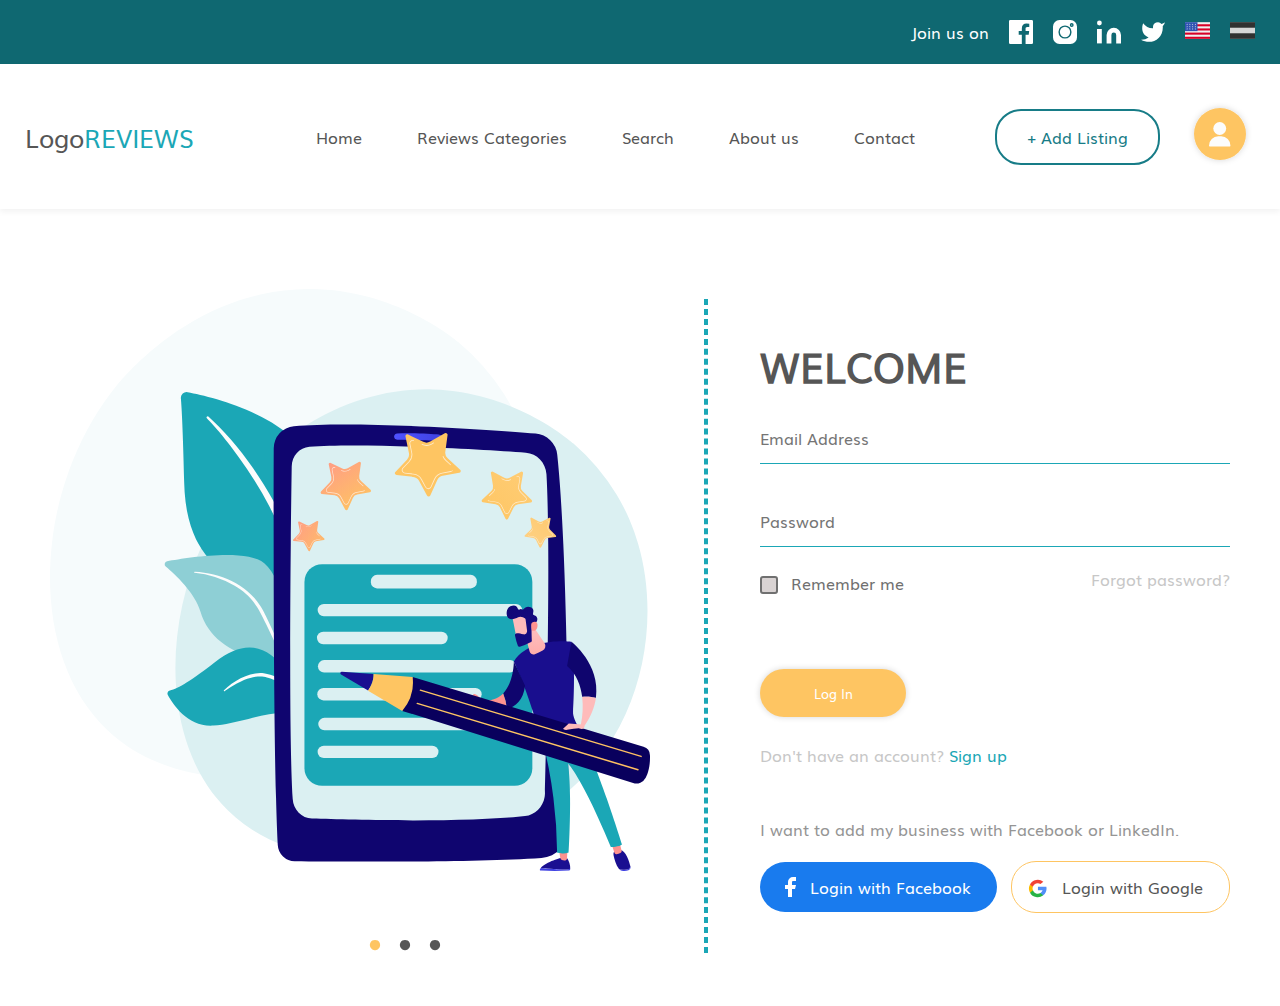
<file: login.html>
<!DOCTYPE html>
<html lang="en">

<head>
    <meta charset="UTF-8">
    <meta http-equiv="X-UA-Compatible" content="IE=edge">
    <link rel="stylesheet" type="text/css" href="js/slick/slick.css" />
    <link rel="stylesheet" type="text/css" href="js/slick/slick-theme.css" />
    <link rel="stylesheet" href="https://stackpath.bootstrapcdn.com/font-awesome/4.7.0/css/font-awesome.min.css"
        integrity="sha384-wvfXpqpZZVQGK6TAh5PVlGOfQNHSoD2xbE+QkPxCAFlNEevoEH3Sl0sibVcOQVnN" crossorigin="anonymous">
    <link rel="stylesheet" href="css/login.css">
    <meta name="viewport" content="width=device-width, initial-scale=1.0">
    <title>Log In</title>
</head>

<body>
    <div class="preHeader">
        <div class="container">
            <ul class="preHeader__list">
                <li class="preHeader__list-element">Join us on</li>
                <li class="preHeader__list-element preHeader__list-element--facebook">
                    <a class="list-link " href="#">
                        <svg class="preHeader__list-element-svg" xmlns="http://www.w3.org/2000/svg" width="30.955"
                            height="30.955" viewBox="0 0 30.955 30.955">
                            <g transform="translate(0)">
                                <path class="a"
                                    d="M29.246,0H1.707A1.708,1.708,0,0,0,0,1.709V29.248a1.708,1.708,0,0,0,1.709,1.707H29.246a1.708,1.708,0,0,0,1.709-1.708h0V1.707A1.708,1.708,0,0,0,29.246,0Zm0,0"
                                    transform="translate(0 0)" />
                                <path class="b"
                                    d="M215.857,103.6V91.633h4.036l.6-4.686h-4.64V83.964c0-1.353.376-2.276,2.317-2.276h2.46V77.508a33.065,33.065,0,0,0-3.6-.184c-3.567,0-6.008,2.177-6.008,6.175v3.448H207v4.686h4.021V103.6Zm0,0"
                                    transform="translate(-194.485 -72.649)" />
                            </g>
                        </svg>
                    </a>
                </li>
                <li class="preHeader__list-element">
                    <a class="list-link" href="#">
                        <svg class="preHeader__list-element-svg" xmlns="http://www.w3.org/2000/svg" width="33.108"
                            height="33.108" viewBox="0 0 33.108 33.108">
                            <g transform="translate(0.001)">
                                <path class="a"
                                    d="M24.145,0H8.961A8.972,8.972,0,0,0,0,8.962V24.146a8.972,8.972,0,0,0,8.962,8.962H24.145a8.972,8.972,0,0,0,8.962-8.962V8.962A8.972,8.972,0,0,0,24.145,0ZM16.553,25.606a9.053,9.053,0,1,1,9.053-9.053A9.063,9.063,0,0,1,16.553,25.606Zm9.269-15.97A2.675,2.675,0,1,1,28.5,6.961,2.678,2.678,0,0,1,25.822,9.636Zm0,0" />
                                <path class="a"
                                    d="M153.132,146.02a7.112,7.112,0,1,0,7.112,7.112A7.12,7.12,0,0,0,153.132,146.02Zm0,0"
                                    transform="translate(-136.579 -136.578)" />
                                <path class="a"
                                    d="M388.726,96.3a.734.734,0,1,0,.734.734A.735.735,0,0,0,388.726,96.3Zm0,0"
                                    transform="translate(-362.904 -90.074)" />
                            </g>
                        </svg>
                    </a>
                </li>
                <li class="preHeader__list-element">
                    <a class="list-link" href="#">
                        <svg class="preHeader__list-element-svg" xmlns="http://www.w3.org/2000/svg" width="34.502"
                            height="32.777" viewBox="0 0 34.502 32.777">s
                            <path class="a"
                                d="M20.351,8A10.351,10.351,0,0,1,30.7,18.351V30.426H23.8V18.351a3.45,3.45,0,1,0-6.9,0V30.426H10V18.351A10.351,10.351,0,0,1,20.351,8Z"
                                transform="translate(3.801 2.351)" />
                            <rect class="a" width="6.9" height="20.701" transform="translate(0 12.076)" />
                            <ellipse class="a" cx="3.45" cy="3.45" rx="3.45" ry="3.45" transform="translate(0 0)" />
                        </svg>
                    </a>
                </li>
                <li class="preHeader__list-element">
                    <a class="list-link" href="#">
                        <svg class="preHeader__list-element-svg" xmlns="http://www.w3.org/2000/svg" width="37.952"
                            height="30.955" viewBox="0 0 37.952 30.955">
                            <defs>
                            </defs>
                            <path class="a"
                                d="M38.952,3.007a18.8,18.8,0,0,1-5.417,2.639,7.728,7.728,0,0,0-13.559,5.175v1.725A18.39,18.39,0,0,1,4.45,4.733s-6.9,15.526,8.625,22.426A20.08,20.08,0,0,1,1,30.609c15.526,8.626,34.5,0,34.5-19.839a7.763,7.763,0,0,0-.138-1.432,13.318,13.318,0,0,0,3.588-6.331Z"
                                transform="translate(-1 -2.99)" />
                        </svg>
                    </a>
                </li>
                <li class="preHeader__list-element">
                    <a href="#">
                        <img class=" language__flag language__active" src="img/icons/usFlag.svg" alt="usFlag">
                    </a>
                </li>
                <li class="preHeader__list-element">
                    <a href="#">
                        <img class="language__flag " src="img/icons/spainFlag.svg" alt="usFlag">
                    </a>
                </li>
            </ul>
        </div>
    </div>
    <header class="header">
        <div class="container">
            <div class="header__inner">
                <div class="logo">
                    <a href="index.html">Logo<span>REVIEWS</span></a>
                </div>
                <div class="menu">
                    <div class="icon" id="icons">
                        <span></span>
                        <span></span>
                        <span></span>
                        <span></span>
                    </div>
                    <ul class="header__list">
                        <li class="header__list-element"><a href="index.html" class="header__list-link ">Home</a>
                        </li>
                        <li class="header__list-element"><a href="index.html#categories"
                                class="header__list-link">Reviews
                                Categories</a>
                        </li>
                        <li class="header__list-element"><a href="search.html" class="header__list-link">Search</a></li>
                        <li class="header__list-element"><a href="aboutUs.html" class="header__list-link">About us</a>
                        </li>
                        <li class="header__list-element"><a href="contactUs.html" class="header__list-link">Contact</a>
                        </li>
                        <li class="header__list-element"><a href="business-edit.html"
                                class="header__list-link header__list-link--listing">+ Add
                                Listing</a>
                        </li>
                    </ul>
                </div>
                <a href="login.html" class="header__list-element--login ">
                    <img src="img/icons/profile.svg" alt="profile">
                </a>
            </div>
        </div>
    </header>

    <main>
        <section class="login">
            <div class="container">
                <div class="login__inner">
                    <div class="login__slider">
                        <div class="login__slider-element">
                            <img class="login__slider-img" src="img/signUp.svg" alt="loginImg">
                        </div>
                        <div class="login__slider-element">
                            <img class="login__slider-img" src="img/signUp.svg" alt="loginImg">
                        </div>
                        <div class="login__slider-element">
                            <img class="login__slider-img" src="img/signUp.svg" alt="loginImg">
                        </div>
                    </div>
                    <div class="login__content">
                        <h1 class="login__title">WELCOME</h1>
                        <form class="login__form">
                            <input class="login__input" type="email" placeholder="Email Address" />
                            <input class="login__input" type="password" placeholder="Password" />
                            <div class="login__block">
                                <div class="checkbox__content">
                                    <label for="checkbox_mark" class="checkbox__container">
                                        <input type="checkbox" id="checkbox_mark" hidden />
                                        <span class="checkmark"></span>
                                        Remember me
                                    </label>
                                </div>
                                <a class="login__block-link" href="#"> Forgot password?</a>
                            </div>
                            <button class="login__btn" type="submit">Log In</button>
                        </form>
                        <div class="login__link">
                            <p class="login__link-text">Don't have an account? <a class="text__link"
                                    href="Register.html">Sign
                                    up</a>
                            </p>
                        </div>

                        <p class="getReviews__text">I want to add my business with Facebook or LinkedIn.</p>
                        <div class="getReviews__buttons">
                            <a href="#" class="getReviews__button getReviews__button--facebook">Login with Facebook</a>
                            <a href="#" class="getReviews__button getReviews__button--google">Login with Google</a>
                        </div>
                    </div>
                </div>
            </div>
        </section>
    </main>




    <script src="https://ajax.googleapis.com/ajax/libs/jquery/3.5.1/jquery.min.js"></script>
    <script type="text/javascript" src="js/slick/slick.min.js"></script>
    <script src="js/header.js"></script>
    <script src="js/login.js"></script>

</body>

</html>
</file>
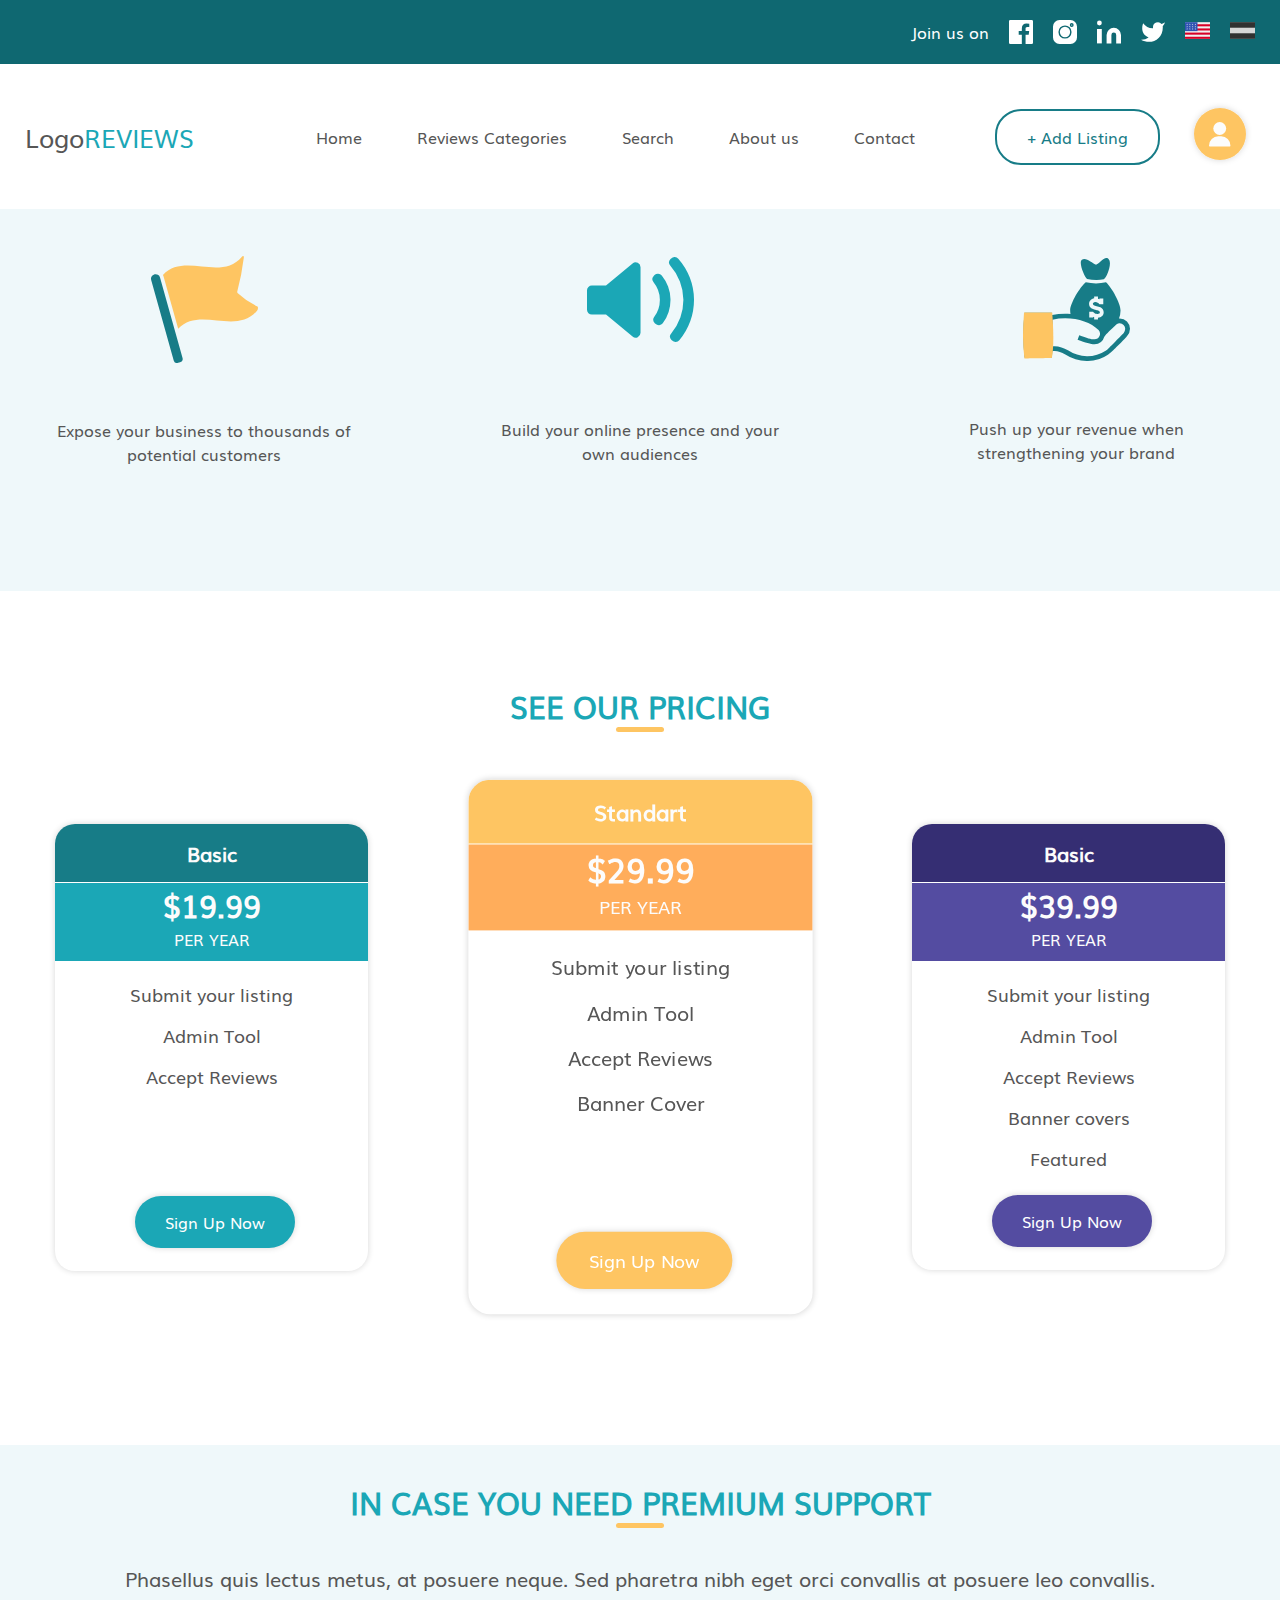
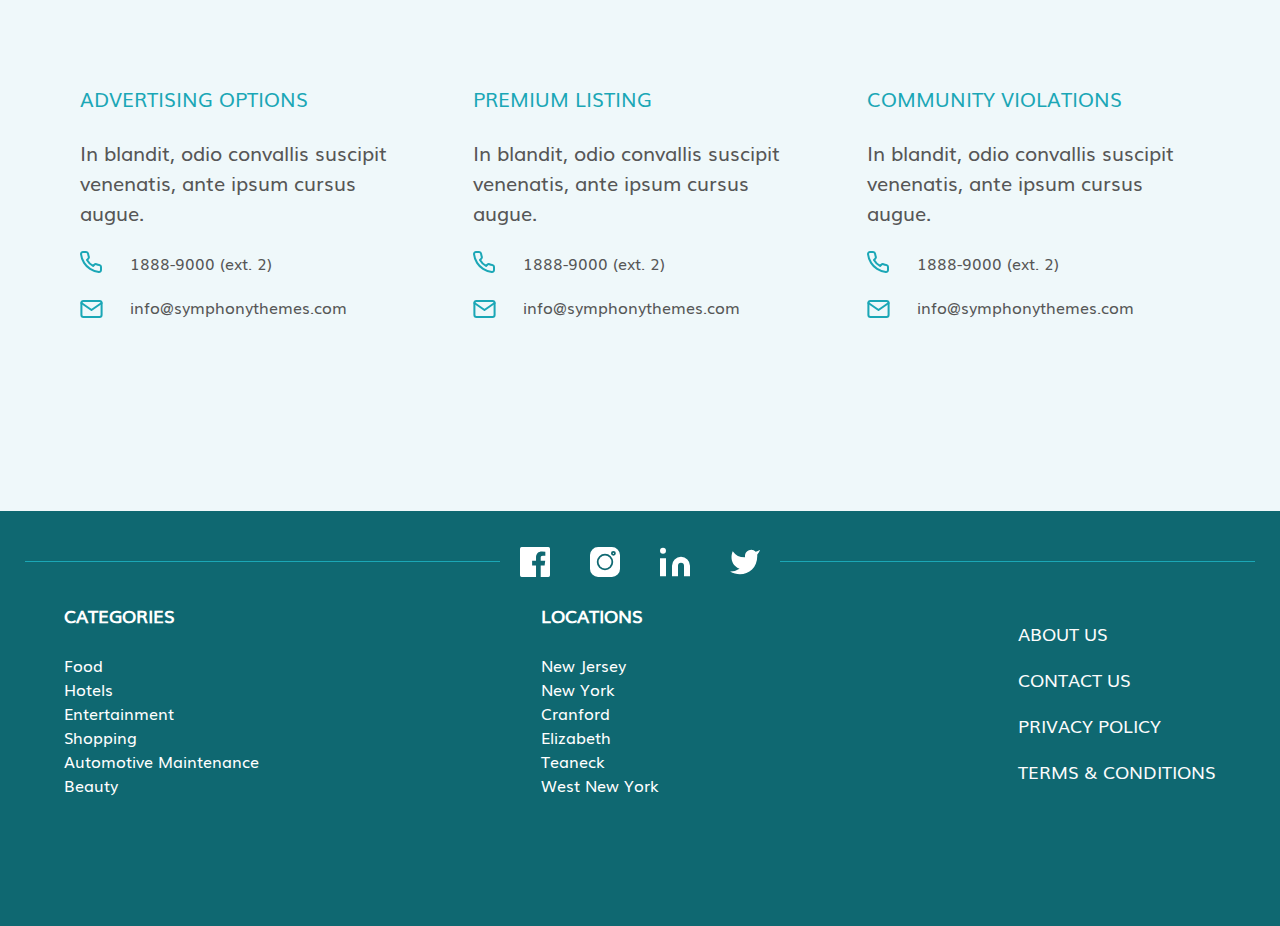
<file: pricing.html>
<!DOCTYPE html>
<html lang="en">

<head>
    <meta charset="UTF-8">
    <meta http-equiv="X-UA-Compatible" content="IE=edge">
    <meta name="viewport" content="width=device-width, initial-scale=1.0">
    <link rel="stylesheet" href="css/pricing.css">
    <title>Pricing</title>
</head>

<body>
    <div class="preHeader">
        <div class="container">
            <ul class="preHeader__list">
                <li class="preHeader__list-element">Join us on</li>
                <li class="preHeader__list-element preHeader__list-element--facebook">
                    <a class="list-link " href="#">
                        <svg class="preHeader__list-element-svg" xmlns="http://www.w3.org/2000/svg" width="30.955"
                            height="30.955" viewBox="0 0 30.955 30.955">
                            <g transform="translate(0)">
                                <path class="a"
                                    d="M29.246,0H1.707A1.708,1.708,0,0,0,0,1.709V29.248a1.708,1.708,0,0,0,1.709,1.707H29.246a1.708,1.708,0,0,0,1.709-1.708h0V1.707A1.708,1.708,0,0,0,29.246,0Zm0,0"
                                    transform="translate(0 0)" />
                                <path class="b"
                                    d="M215.857,103.6V91.633h4.036l.6-4.686h-4.64V83.964c0-1.353.376-2.276,2.317-2.276h2.46V77.508a33.065,33.065,0,0,0-3.6-.184c-3.567,0-6.008,2.177-6.008,6.175v3.448H207v4.686h4.021V103.6Zm0,0"
                                    transform="translate(-194.485 -72.649)" />
                            </g>
                        </svg>
                    </a>
                </li>
                <li class="preHeader__list-element">
                    <a class="list-link" href="#">
                        <svg class="preHeader__list-element-svg" xmlns="http://www.w3.org/2000/svg" width="33.108"
                            height="33.108" viewBox="0 0 33.108 33.108">
                            <g transform="translate(0.001)">
                                <path class="a"
                                    d="M24.145,0H8.961A8.972,8.972,0,0,0,0,8.962V24.146a8.972,8.972,0,0,0,8.962,8.962H24.145a8.972,8.972,0,0,0,8.962-8.962V8.962A8.972,8.972,0,0,0,24.145,0ZM16.553,25.606a9.053,9.053,0,1,1,9.053-9.053A9.063,9.063,0,0,1,16.553,25.606Zm9.269-15.97A2.675,2.675,0,1,1,28.5,6.961,2.678,2.678,0,0,1,25.822,9.636Zm0,0" />
                                <path class="a"
                                    d="M153.132,146.02a7.112,7.112,0,1,0,7.112,7.112A7.12,7.12,0,0,0,153.132,146.02Zm0,0"
                                    transform="translate(-136.579 -136.578)" />
                                <path class="a"
                                    d="M388.726,96.3a.734.734,0,1,0,.734.734A.735.735,0,0,0,388.726,96.3Zm0,0"
                                    transform="translate(-362.904 -90.074)" />
                            </g>
                        </svg>
                    </a>
                </li>
                <li class="preHeader__list-element">
                    <a class="list-link" href="#">
                        <svg class="preHeader__list-element-svg" xmlns="http://www.w3.org/2000/svg" width="34.502"
                            height="32.777" viewBox="0 0 34.502 32.777">s
                            <path class="a"
                                d="M20.351,8A10.351,10.351,0,0,1,30.7,18.351V30.426H23.8V18.351a3.45,3.45,0,1,0-6.9,0V30.426H10V18.351A10.351,10.351,0,0,1,20.351,8Z"
                                transform="translate(3.801 2.351)" />
                            <rect class="a" width="6.9" height="20.701" transform="translate(0 12.076)" />
                            <ellipse class="a" cx="3.45" cy="3.45" rx="3.45" ry="3.45" transform="translate(0 0)" />
                        </svg>
                    </a>
                </li>
                <li class="preHeader__list-element">
                    <a class="list-link" href="#">
                        <svg class="preHeader__list-element-svg" xmlns="http://www.w3.org/2000/svg" width="37.952"
                            height="30.955" viewBox="0 0 37.952 30.955">
                            <defs>
                            </defs>
                            <path class="a"
                                d="M38.952,3.007a18.8,18.8,0,0,1-5.417,2.639,7.728,7.728,0,0,0-13.559,5.175v1.725A18.39,18.39,0,0,1,4.45,4.733s-6.9,15.526,8.625,22.426A20.08,20.08,0,0,1,1,30.609c15.526,8.626,34.5,0,34.5-19.839a7.763,7.763,0,0,0-.138-1.432,13.318,13.318,0,0,0,3.588-6.331Z"
                                transform="translate(-1 -2.99)" />
                        </svg>
                    </a>
                </li>
                <li class="preHeader__list-element">
                    <a href="#">
                        <img class=" language__flag language__active" src="img/icons/usFlag.svg" alt="usFlag">
                    </a>
                </li>
                <li class="preHeader__list-element">
                    <a href="#">
                        <img class="language__flag " src="img/icons/spainFlag.svg" alt="usFlag">
                    </a>
                </li>
            </ul>
        </div>
    </div>
    <header class="header">
        <div class="container">
            <div class="header__inner">
                <div class="logo">
                    <a href="index.html">Logo<span>REVIEWS</span></a>
                </div>
                <div class="menu">
                    <div class="icon" id="icons">
                        <span></span>
                        <span></span>
                        <span></span>
                        <span></span>
                    </div>
                    <ul class="header__list">
                        <li class="header__list-element"><a href="index.html" class="header__list-link ">Home</a>
                        </li>
                        <li class="header__list-element"><a href="index.html#categories"
                                class="header__list-link">Reviews
                                Categories</a>
                        </li>
                        <li class="header__list-element"><a href="search.html" class="header__list-link">Search</a></li>
                        <li class="header__list-element"><a href="aboutUs.html" class="header__list-link">About us</a>
                        </li>
                        <li class="header__list-element"><a href="contactUs.html" class="header__list-link">Contact</a>
                        </li>
                        <li class="header__list-element"><a href="business-edit.html"
                                class="header__list-link header__list-link--listing">+ Add
                                Listing</a>
                        </li>
                    </ul>
                </div>
                <a href="login.html" class="header__list-element--login ">
                    <img src="img/icons/profile.svg" alt="profile">
                </a>
            </div>
        </div>
    </header>

    <main>
        <section class="suggests">
            <div class="container">
                <div class="suggests__inner">
                    <div class="suggests__block">
                        <img class="suggests__block-img" src="img/flag.svg" alt="flag">
                        <p class="suggests__block-text">Expose your business to thousands of potential customers</p>
                    </div>
                    <div class="suggests__block">
                        <img class="suggests__block-img suggests__block-img--value " src="img/value.svg" alt="flag">
                        <p class="suggests__block-text">Build your online presence and your own audiences</p>
                    </div>
                    <div class="suggests__block">
                        <img class="suggests__block-img" src="img/money.svg" alt="flag">
                        <p class="suggests__block-text">Push up your revenue when strengthening your brand</p>
                    </div>
                </div>
            </div>
        </section>
        <section class="pricing">
            <div class="container">
                <div class="pricing__inner">
                    <div class="pricing__title">
                        <h2>SEE OUR PRICING</h2>
                        <span></span>
                    </div>
                    <div class="pricing__list-container">
                        <div class="pricing__block">
                            <p class="pricing__type pricing__type--basic">Basic</p>
                            <div class="pricing__price pricing__price--basic">
                                <p class="pricing__price-number">$19.99</p>
                                <p class="pricing__price-duration">PER YEAR</p>
                            </div>
                            <ul class="pricing__list pricing__list--basic">
                                <li class="pricing__element">Submit your listing</li>
                                <li class="pricing__element">Admin Tool</li>
                                <li class="pricing__element">Accept Reviews</li>
                            </ul>
                            <a class="pricing-btn pricing-btn--basic">Sign Up Now</a>
                        </div>

                        <div class="pricing__block pricing__block--standart">
                            <p class="pricing__type pricing__type--standart">Standart</p>
                            <div class="pricing__price pricing__price--standart">
                                <p class="pricing__price-number">$29.99</p>
                                <p class="pricing__price-duration">PER YEAR</p>
                            </div>
                            <ul class="pricing__list pricing__list--standart">
                                <li class="pricing__element">Submit your listing</li>
                                <li class="pricing__element">Admin Tool</li>
                                <li class="pricing__element">Accept Reviews</li>
                                <li class="pricing__element">Banner Cover</li>
                            </ul>
                            <a class="pricing-btn pricing-btn--standart">Sign Up Now</a>
                        </div>

                        <div class="pricing__block">
                            <p class="pricing__type pricing__type--premium">Basic</p>
                            <div class="pricing__price pricing__price--premium">
                                <p class="pricing__price-number">$39.99</p>
                                <p class="pricing__price-duration">PER YEAR</p>
                            </div>
                            <ul class="pricing__list pricing__list--premium">
                                <li class="pricing__element">Submit your listing</li>
                                <li class="pricing__element">Admin Tool</li>
                                <li class="pricing__element">Accept Reviews</li>
                                <li class="pricing__element">Banner covers</li>
                                <li class="pricing__element">Featured</li>
                            </ul>
                            <a class="pricing-btn pricing-btn--premium">Sign Up Now</a>
                        </div>
                    </div>
                </div>
            </div>
        </section>
        <section class="support">
            <div class="container">
                <div class="support__inner">
                    <div class="pricing__title pricing__title--support">
                        <h2>IN CASE YOU NEED PREMIUM SUPPORT</h2>
                        <span></span>
                    </div>
                    <p class="support__text">
                        Phasellus quis lectus metus, at posuere neque. Sed pharetra nibh eget orci
                        convallis at posuere leo convallis.
                    </p>
                    <div class="support__container">
                        <div class="support__block">
                            <h5 class="block__title">ADVERTISING OPTIONS</h5>
                            <p class="block__text">
                                In blandit, odio convallis suscipit venenatis, ante ipsum cursus
                                augue.
                            </p>
                            <p class="block__contact block__contact--phone">1888-9000 (ext. 2)</p>
                            <p class="block__contact block__contact--mail">info@symphonythemes.com</p>
                        </div>

                        <div class="support__block">
                            <h5 class="block__title">PREMIUM LISTING</h5>
                            <p class="block__text">
                                In blandit, odio convallis suscipit venenatis, ante ipsum cursus
                                augue.
                            </p>
                            <p class="block__contact block__contact--phone">1888-9000 (ext. 2)</p>
                            <p class="block__contact block__contact--mail">info@symphonythemes.com</p>
                        </div>

                        <div class="support__block">
                            <h5 class="block__title">COMMUNITY VIOLATIONS</h5>
                            <p class="block__text">
                                In blandit, odio convallis suscipit venenatis, ante ipsum cursus
                                augue.
                            </p>
                            <p class="block__contact block__contact--phone">1888-9000 (ext. 2)</p>
                            <p class="block__contact block__contact--mail">info@symphonythemes.com</p>
                        </div>

                    </div>
                </div>
            </div>
        </section>
    </main>

    <footer class="footer">
        <div class="container">
            <div class="footer__inner">

                <div class="footer__icons">
                    <ul class="footer__list">
                        <li class="footer__list-element footer__list-element--facebook">
                            <a class="list-link" href="#">
                                <svg class="footer__list-element-svg" xmlns="http://www.w3.org/2000/svg" width="30.955"
                                    height="30.955" viewBox="0 0 30.955 30.955">
                                    <g transform="translate(0)">
                                        <path class="a"
                                            d="M29.246,0H1.707A1.708,1.708,0,0,0,0,1.709V29.248a1.708,1.708,0,0,0,1.709,1.707H29.246a1.708,1.708,0,0,0,1.709-1.708h0V1.707A1.708,1.708,0,0,0,29.246,0Zm0,0"
                                            transform="translate(0 0)" />
                                        <path class="b"
                                            d="M215.857,103.6V91.633h4.036l.6-4.686h-4.64V83.964c0-1.353.376-2.276,2.317-2.276h2.46V77.508a33.065,33.065,0,0,0-3.6-.184c-3.567,0-6.008,2.177-6.008,6.175v3.448H207v4.686h4.021V103.6Zm0,0"
                                            transform="translate(-194.485 -72.649)" />
                                    </g>
                                </svg>
                            </a>
                        </li>
                        <li class="footer__list-element"><a class="list-link" href="#">
                                <svg class="footer__list-element-svg" xmlns="http://www.w3.org/2000/svg" width="33.108"
                                    height="33.108" viewBox="0 0 33.108 33.108">
                                    <g transform="translate(0.001)">
                                        <path class="a"
                                            d="M24.145,0H8.961A8.972,8.972,0,0,0,0,8.962V24.146a8.972,8.972,0,0,0,8.962,8.962H24.145a8.972,8.972,0,0,0,8.962-8.962V8.962A8.972,8.972,0,0,0,24.145,0ZM16.553,25.606a9.053,9.053,0,1,1,9.053-9.053A9.063,9.063,0,0,1,16.553,25.606Zm9.269-15.97A2.675,2.675,0,1,1,28.5,6.961,2.678,2.678,0,0,1,25.822,9.636Zm0,0" />
                                        <path class="a"
                                            d="M153.132,146.02a7.112,7.112,0,1,0,7.112,7.112A7.12,7.12,0,0,0,153.132,146.02Zm0,0"
                                            transform="translate(-136.579 -136.578)" />
                                        <path class="a"
                                            d="M388.726,96.3a.734.734,0,1,0,.734.734A.735.735,0,0,0,388.726,96.3Zm0,0"
                                            transform="translate(-362.904 -90.074)" />
                                    </g>
                                </svg>
                            </a></li>
                        <li class="footer__list-element"><a class="list-link" href="#">
                                <svg class="footer__list-element-svg" xmlns="http://www.w3.org/2000/svg" width="34.502"
                                    height="32.777" viewBox="0 0 34.502 32.777">s
                                    <path class="a"
                                        d="M20.351,8A10.351,10.351,0,0,1,30.7,18.351V30.426H23.8V18.351a3.45,3.45,0,1,0-6.9,0V30.426H10V18.351A10.351,10.351,0,0,1,20.351,8Z"
                                        transform="translate(3.801 2.351)" />
                                    <rect class="a" width="6.9" height="20.701" transform="translate(0 12.076)" />
                                    <ellipse class="a" cx="3.45" cy="3.45" rx="3.45" ry="3.45"
                                        transform="translate(0 0)" />
                                </svg>
                            </a></li>
                        <li class="footer__list-element"><a class="list-link" href="#">
                                <svg class="footer__list-element-svg" xmlns="http://www.w3.org/2000/svg" width="37.952"
                                    height="30.955" viewBox="0 0 37.952 30.955">
                                    <path class="a"
                                        d="M38.952,3.007a18.8,18.8,0,0,1-5.417,2.639,7.728,7.728,0,0,0-13.559,5.175v1.725A18.39,18.39,0,0,1,4.45,4.733s-6.9,15.526,8.625,22.426A20.08,20.08,0,0,1,1,30.609c15.526,8.626,34.5,0,34.5-19.839a7.763,7.763,0,0,0-.138-1.432,13.318,13.318,0,0,0,3.588-6.331Z"
                                        transform="translate(-1 -2.99)" />
                                </svg>
                            </a></li>
                    </ul>
                </div>

                <div class="footer__wrapper">
                    <div class="footer__wrapper-block">
                        <h5 class="footer__wrapper-title">CATEGORIES</h5>
                        <ul class="footer__wrapper-list">
                            <li class="footer__wrapper-element">
                                <a href="" class="footer__wrapper-link">Food</a>
                            </li>
                            <li class="footer__wrapper-element">
                                <a href="" class="footer__wrapper-link">Hotels</a>
                            </li>
                            <li class="footer__wrapper-element">
                                <a href="" class="footer__wrapper-link">Entertainment</a>
                            </li>
                            <li class="footer__wrapper-element">
                                <a href="" class="footer__wrapper-link">Shopping</a>
                            </li>
                            <li class="footer__wrapper-element">
                                <a href="" class="footer__wrapper-link">Automotive Maintenance</a>
                            </li>
                            <li class="footer__wrapper-element">
                                <a href="" class="footer__wrapper-link">Beauty</a>
                            </li>
                        </ul>
                    </div>

                    <div class="footer__wrapper-block">
                        <h5 class="footer__wrapper-title">LOCATIONS</h5>
                        <ul class="footer__wrapper-list">
                            <li class="footer__wrapper-element">
                                <a href="" class="footer__wrapper-link">New Jersey</a>
                            </li>
                            <li class="footer__wrapper-element">
                                <a href="" class="footer__wrapper-link">New York</a>
                            </li>
                            <li class="footer__wrapper-element">
                                <a href="" class="footer__wrapper-link">Cranford</a>
                            </li>
                            <li class="footer__wrapper-element">
                                <a href="" class="footer__wrapper-link">Elizabeth</a>
                            </li>
                            <li class="footer__wrapper-element">
                                <a href="" class="footer__wrapper-link">Teaneck</a>
                            </li>
                            <li class="footer__wrapper-element">
                                <a href="" class="footer__wrapper-link">West New York</a>
                            </li>
                        </ul>
                    </div>

                    <ul class="footer__navigation">
                        <li class="footer__navigation-element">
                            <a href="aboutUs.html" class="footer__navigation-link">About us</a>
                        </li>
                        <li class="footer__navigation-element">
                            <a href="contactUs.html" class="footer__navigation-link">Contact Us</a>
                        </li>
                        <li class="footer__navigation-element">
                            <a href="#" class="footer__navigation-link">Privacy Policy</a>
                        </li>
                        <li class="footer__navigation-element">
                            <a href="#" class="footer__navigation-link">Terms & Conditions</a>
                        </li>
                    </ul>
                </div>



            </div>
        </div>
    </footer>
    <script src="https://ajax.googleapis.com/ajax/libs/jquery/3.5.1/jquery.min.js"></script>
    <script src="js/header.js"></script>
</body>

</html>
</file>
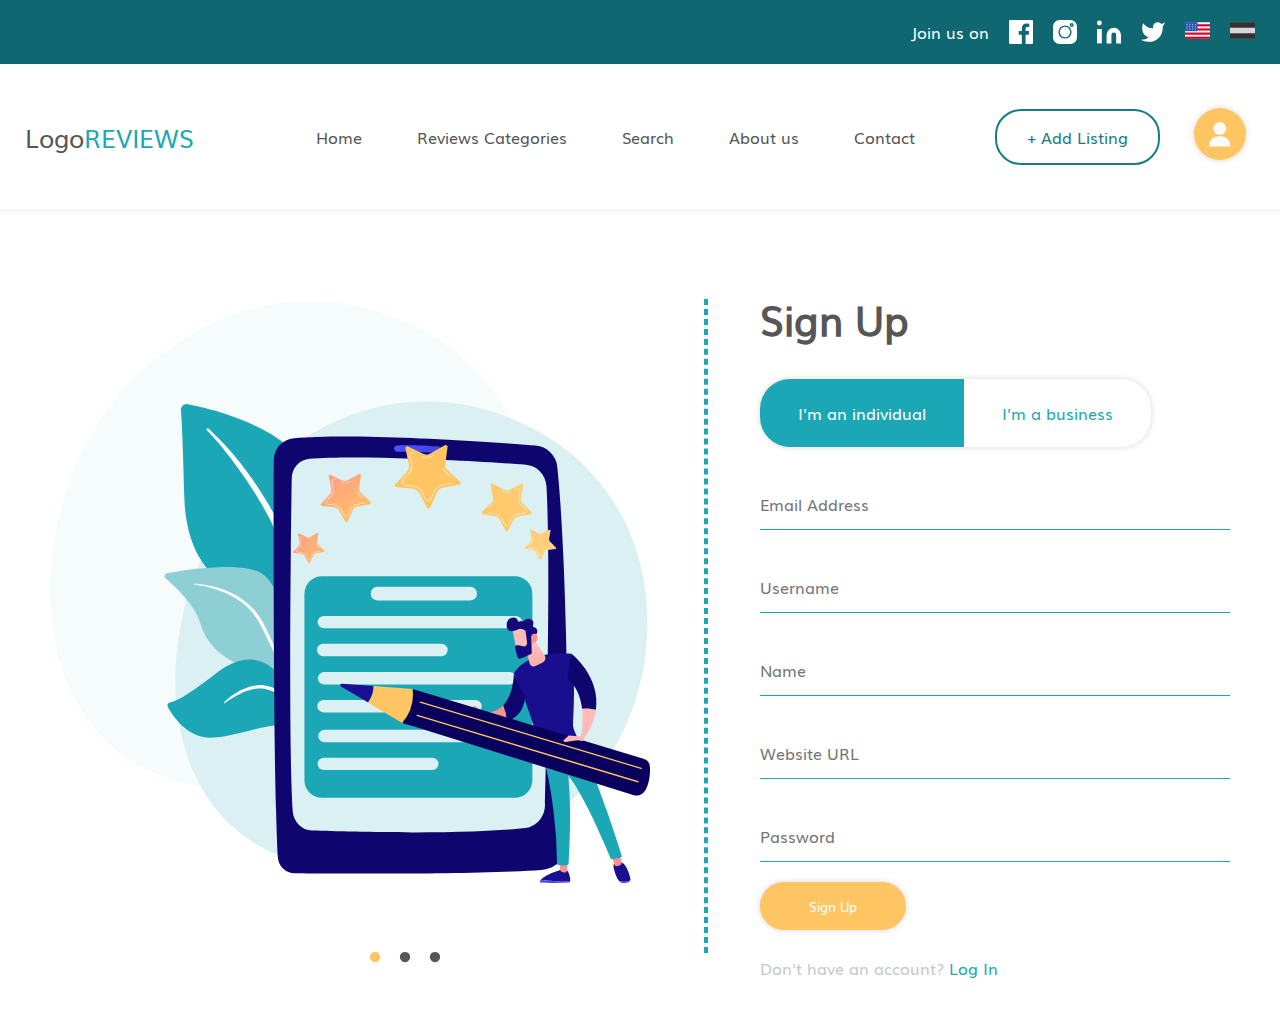
<file: Register.html>
<!DOCTYPE html>
<html lang="en">

<head>
    <meta charset="UTF-8">
    <meta http-equiv="X-UA-Compatible" content="IE=edge">
    <link rel="stylesheet" type="text/css" href="js/slick/slick.css" />
    <link rel="stylesheet" type="text/css" href="js/slick/slick-theme.css" />
    <link rel="stylesheet" href="https://stackpath.bootstrapcdn.com/font-awesome/4.7.0/css/font-awesome.min.css"
        integrity="sha384-wvfXpqpZZVQGK6TAh5PVlGOfQNHSoD2xbE+QkPxCAFlNEevoEH3Sl0sibVcOQVnN" crossorigin="anonymous">
    <link rel="stylesheet" href="css/login.css">
    <meta name="viewport" content="width=device-width, initial-scale=1.0">
    <title>Sign Up</title>
</head>

<body>
    <div class="preHeader">
        <div class="container">
            <ul class="preHeader__list">
                <li class="preHeader__list-element">Join us on</li>
                <li class="preHeader__list-element preHeader__list-element--facebook">
                    <a class="list-link " href="#">
                        <svg class="preHeader__list-element-svg" xmlns="http://www.w3.org/2000/svg" width="30.955"
                            height="30.955" viewBox="0 0 30.955 30.955">
                            <g transform="translate(0)">
                                <path class="a"
                                    d="M29.246,0H1.707A1.708,1.708,0,0,0,0,1.709V29.248a1.708,1.708,0,0,0,1.709,1.707H29.246a1.708,1.708,0,0,0,1.709-1.708h0V1.707A1.708,1.708,0,0,0,29.246,0Zm0,0"
                                    transform="translate(0 0)" />
                                <path class="b"
                                    d="M215.857,103.6V91.633h4.036l.6-4.686h-4.64V83.964c0-1.353.376-2.276,2.317-2.276h2.46V77.508a33.065,33.065,0,0,0-3.6-.184c-3.567,0-6.008,2.177-6.008,6.175v3.448H207v4.686h4.021V103.6Zm0,0"
                                    transform="translate(-194.485 -72.649)" />
                            </g>
                        </svg>
                    </a>
                </li>
                <li class="preHeader__list-element">
                    <a class="list-link" href="#">
                        <svg class="preHeader__list-element-svg" xmlns="http://www.w3.org/2000/svg" width="33.108"
                            height="33.108" viewBox="0 0 33.108 33.108">
                            <g transform="translate(0.001)">
                                <path class="a"
                                    d="M24.145,0H8.961A8.972,8.972,0,0,0,0,8.962V24.146a8.972,8.972,0,0,0,8.962,8.962H24.145a8.972,8.972,0,0,0,8.962-8.962V8.962A8.972,8.972,0,0,0,24.145,0ZM16.553,25.606a9.053,9.053,0,1,1,9.053-9.053A9.063,9.063,0,0,1,16.553,25.606Zm9.269-15.97A2.675,2.675,0,1,1,28.5,6.961,2.678,2.678,0,0,1,25.822,9.636Zm0,0" />
                                <path class="a"
                                    d="M153.132,146.02a7.112,7.112,0,1,0,7.112,7.112A7.12,7.12,0,0,0,153.132,146.02Zm0,0"
                                    transform="translate(-136.579 -136.578)" />
                                <path class="a"
                                    d="M388.726,96.3a.734.734,0,1,0,.734.734A.735.735,0,0,0,388.726,96.3Zm0,0"
                                    transform="translate(-362.904 -90.074)" />
                            </g>
                        </svg>
                    </a>
                </li>
                <li class="preHeader__list-element">
                    <a class="list-link" href="#">
                        <svg class="preHeader__list-element-svg" xmlns="http://www.w3.org/2000/svg" width="34.502"
                            height="32.777" viewBox="0 0 34.502 32.777">s
                            <path class="a"
                                d="M20.351,8A10.351,10.351,0,0,1,30.7,18.351V30.426H23.8V18.351a3.45,3.45,0,1,0-6.9,0V30.426H10V18.351A10.351,10.351,0,0,1,20.351,8Z"
                                transform="translate(3.801 2.351)" />
                            <rect class="a" width="6.9" height="20.701" transform="translate(0 12.076)" />
                            <ellipse class="a" cx="3.45" cy="3.45" rx="3.45" ry="3.45" transform="translate(0 0)" />
                        </svg>
                    </a>
                </li>
                <li class="preHeader__list-element">
                    <a class="list-link" href="#">
                        <svg class="preHeader__list-element-svg" xmlns="http://www.w3.org/2000/svg" width="37.952"
                            height="30.955" viewBox="0 0 37.952 30.955">
                            <defs>
                            </defs>
                            <path class="a"
                                d="M38.952,3.007a18.8,18.8,0,0,1-5.417,2.639,7.728,7.728,0,0,0-13.559,5.175v1.725A18.39,18.39,0,0,1,4.45,4.733s-6.9,15.526,8.625,22.426A20.08,20.08,0,0,1,1,30.609c15.526,8.626,34.5,0,34.5-19.839a7.763,7.763,0,0,0-.138-1.432,13.318,13.318,0,0,0,3.588-6.331Z"
                                transform="translate(-1 -2.99)" />
                        </svg>
                    </a>
                </li>
                <li class="preHeader__list-element">
                    <a href="#">
                        <img class=" language__flag language__active" src="img/icons/usFlag.svg" alt="usFlag">
                    </a>
                </li>
                <li class="preHeader__list-element">
                    <a href="#">
                        <img class="language__flag " src="img/icons/spainFlag.svg" alt="usFlag">
                    </a>
                </li>
            </ul>
        </div>
    </div>
    <header class="header">
        <div class="container">
            <div class="header__inner">
                <div class="logo">
                    <a href="index.html">Logo<span>REVIEWS</span></a>
                </div>
                <div class="menu">
                    <div class="icon" id="icons">
                        <span></span>
                        <span></span>
                        <span></span>
                        <span></span>
                    </div>
                    <ul class="header__list">
                        <li class="header__list-element"><a href="index.html" class="header__list-link ">Home</a>
                        </li>
                        <li class="header__list-element"><a href="index.html#categories"
                                class="header__list-link">Reviews
                                Categories</a>
                        </li>
                        <li class="header__list-element"><a href="search.html" class="header__list-link">Search</a></li>
                        <li class="header__list-element"><a href="aboutUs.html" class="header__list-link">About us</a>
                        </li>
                        <li class="header__list-element"><a href="contactUs.html" class="header__list-link">Contact</a>
                        </li>
                        <li class="header__list-element"><a href="business-edit.html"
                                class="header__list-link header__list-link--listing">+ Add
                                Listing</a>
                        </li>
                    </ul>
                </div>
                <a href="login.html" class="header__list-element--login ">
                    <img src="img/icons/profile.svg" alt="profile">
                </a>
            </div>
        </div>
    </header>

    <main>
        <section class="signUp">
            <div class="container">
                <div class="login__inner">
                    <div class="login__slider">
                        <div class="login__slider-element">
                            <img class="login__slider-img" src="img/signUp.svg" alt="loginImg">
                        </div>
                        <div class="login__slider-element">
                            <img class="login__slider-img" src="img/signUp.svg" alt="loginImg">
                        </div>
                        <div class="login__slider-element">
                            <img class="login__slider-img" src="img/signUp.svg" alt="loginImg">
                        </div>
                    </div>
                    <div class="login__content">
                        <h1 class="login__title">Sign Up</h1>
                        <form class="login__form">
                            <div class="getReviews__me">
                                <div class="getReviews__radio">
                                    <input type="radio" class="radio__input" id="individual" name="me"
                                        value="individual" checked />
                                    <label class="radio__label" for="individual">I'm an individual</label>
                                    <input type="radio" class="radio__input" id="business" name="me" value="business" />
                                    <label class="radio__label" for="business">I'm a business</label>
                                </div>
                            </div>

                            <input class="login__input" type="email" placeholder="Email Address" />
                            <input class="login__input" type="text" placeholder="Username" />
                            <input class="login__input" type="text" placeholder="Name" />
                            <input class="login__input" type="email" placeholder="Website URL" />
                            <input class="login__input login__input--register" type="password" placeholder="Password" />

                            <button class="login__btn login__btn--register" type="submit">Sign Up</button>
                        </form>
                        <div class="login__link">
                            <p class="login__link-text">Don't have an account? <a class="text__link"
                                    href="login.html">Log In</a>
                            </p>
                        </div>
                    </div>
                </div>
            </div>
        </section>
    </main>



    <script src="https://ajax.googleapis.com/ajax/libs/jquery/3.5.1/jquery.min.js"></script>
    <script type="text/javascript" src="js/slick/slick.min.js"></script>
    <script src="js/header.js"></script>
    <script src="js/login.js"></script>

</body>

</html>
</file>
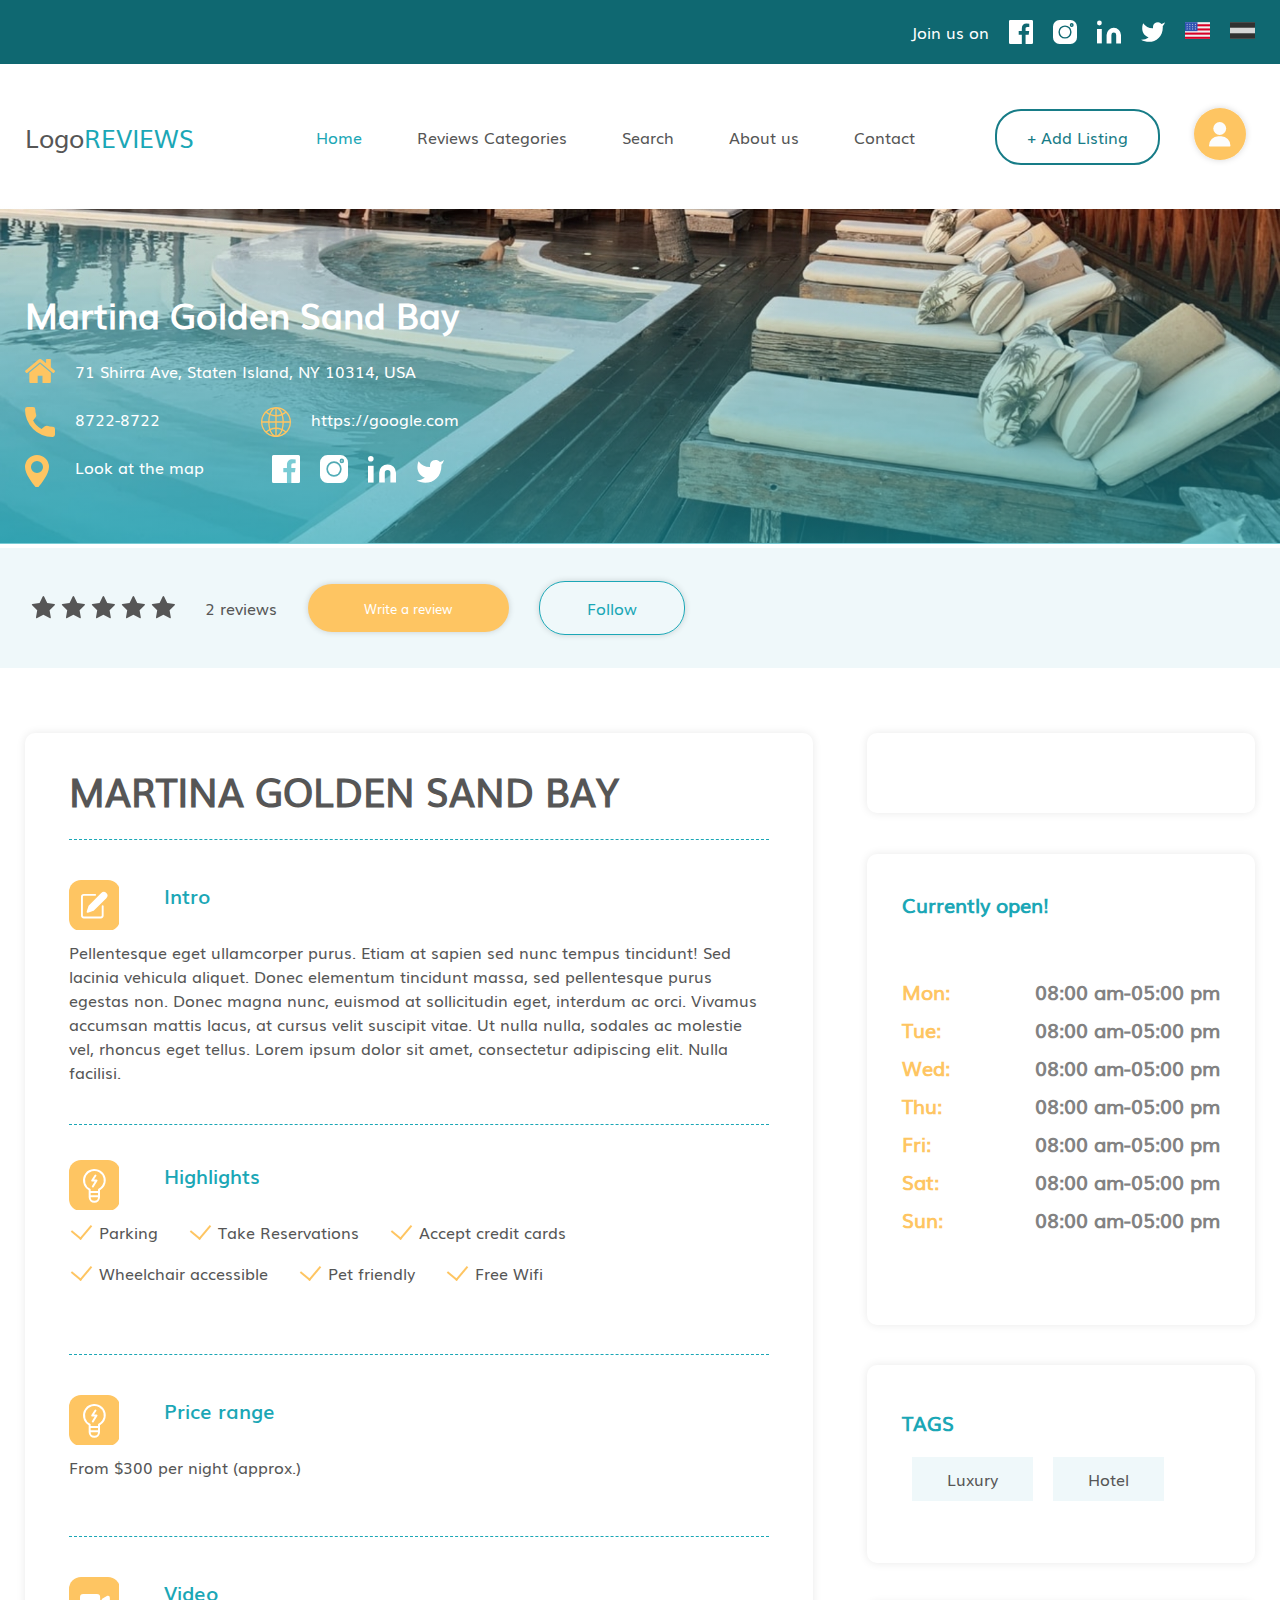
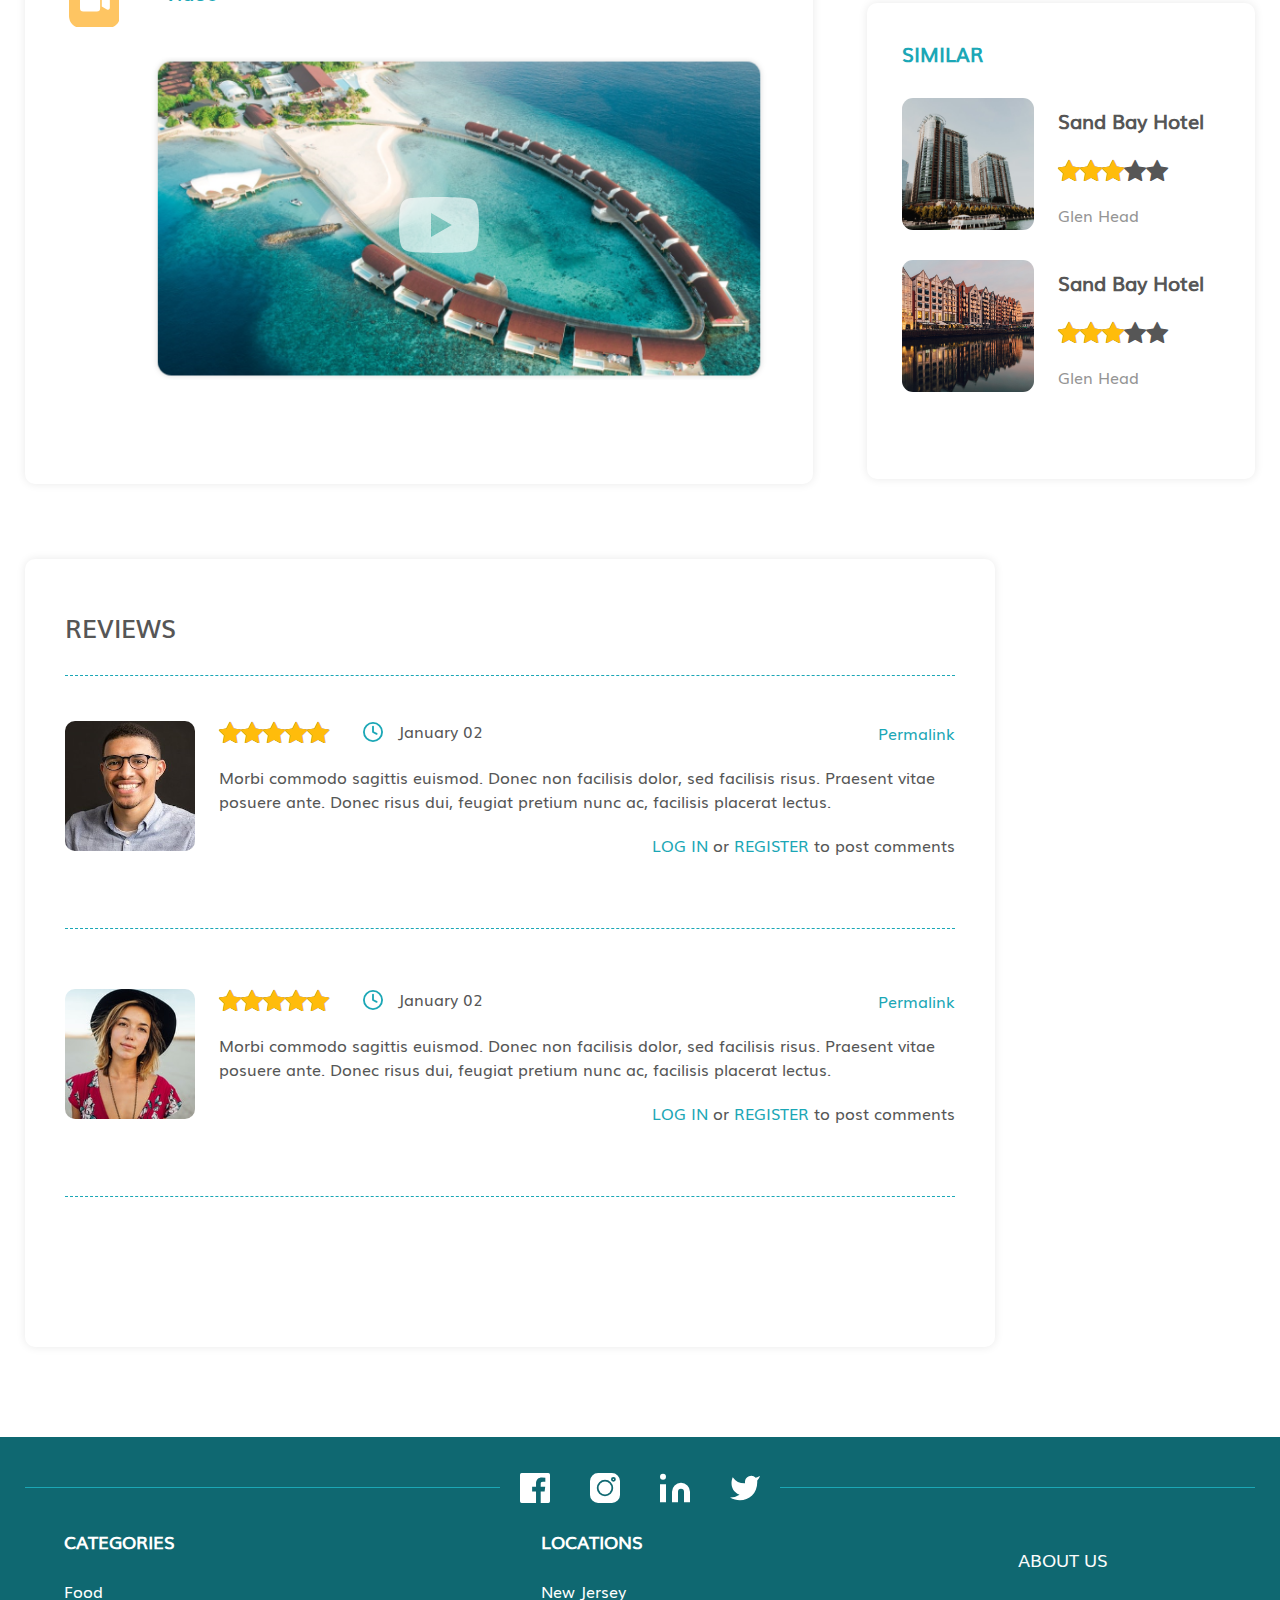
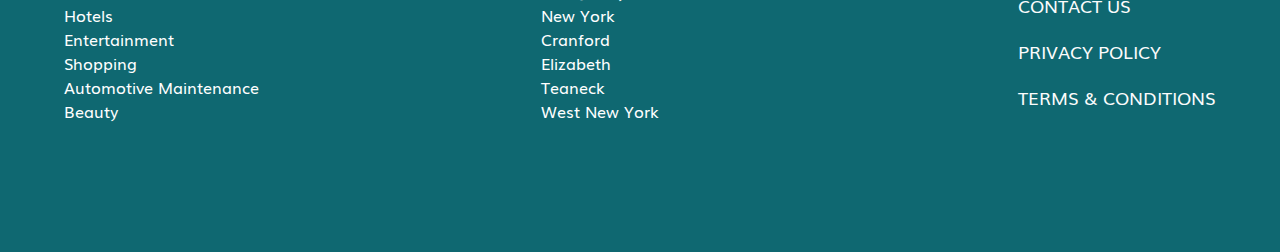
<file: searchResult.html>
<!DOCTYPE html>
<html lang="en">

<head>
    <meta charset="UTF-8">
    <meta http-equiv="X-UA-Compatible" content="IE=edge">
    <meta name="viewport" content="width=device-width, initial-scale=1.0">
    <link rel="stylesheet" href="https://stackpath.bootstrapcdn.com/font-awesome/4.7.0/css/font-awesome.min.css"
        integrity="sha384-wvfXpqpZZVQGK6TAh5PVlGOfQNHSoD2xbE+QkPxCAFlNEevoEH3Sl0sibVcOQVnN" crossorigin="anonymous">

    <link rel="stylesheet" href="css/jquery.fancybox.css">
    <link rel="stylesheet" href="css/searchResult.css">
    <title>result</title>
    <script type='text/javascript'
        src='https://platform-api.sharethis.com/js/sharethis.js#property=60423ae8406a11001102d48e&product=inline-share-buttons'
        async='async'></script>
</head>

<body>

    <div class="preHeader">
        <div class="container">
            <ul class="preHeader__list">
                <li class="preHeader__list-element">Join us on</li>
                <li class="preHeader__list-element preHeader__list-element--facebook">
                    <a class="list-link " href="#">
                        <svg class="preHeader__list-element-svg" xmlns="http://www.w3.org/2000/svg" width="30.955"
                            height="30.955" viewBox="0 0 30.955 30.955">
                            <g transform="translate(0)">
                                <path class="a"
                                    d="M29.246,0H1.707A1.708,1.708,0,0,0,0,1.709V29.248a1.708,1.708,0,0,0,1.709,1.707H29.246a1.708,1.708,0,0,0,1.709-1.708h0V1.707A1.708,1.708,0,0,0,29.246,0Zm0,0"
                                    transform="translate(0 0)" />
                                <path class="b"
                                    d="M215.857,103.6V91.633h4.036l.6-4.686h-4.64V83.964c0-1.353.376-2.276,2.317-2.276h2.46V77.508a33.065,33.065,0,0,0-3.6-.184c-3.567,0-6.008,2.177-6.008,6.175v3.448H207v4.686h4.021V103.6Zm0,0"
                                    transform="translate(-194.485 -72.649)" />
                            </g>
                        </svg>
                    </a>
                </li>
                <li class="preHeader__list-element">
                    <a class="list-link" href="#">
                        <svg class="preHeader__list-element-svg" xmlns="http://www.w3.org/2000/svg" width="33.108"
                            height="33.108" viewBox="0 0 33.108 33.108">
                            <g transform="translate(0.001)">
                                <path class="a"
                                    d="M24.145,0H8.961A8.972,8.972,0,0,0,0,8.962V24.146a8.972,8.972,0,0,0,8.962,8.962H24.145a8.972,8.972,0,0,0,8.962-8.962V8.962A8.972,8.972,0,0,0,24.145,0ZM16.553,25.606a9.053,9.053,0,1,1,9.053-9.053A9.063,9.063,0,0,1,16.553,25.606Zm9.269-15.97A2.675,2.675,0,1,1,28.5,6.961,2.678,2.678,0,0,1,25.822,9.636Zm0,0" />
                                <path class="a"
                                    d="M153.132,146.02a7.112,7.112,0,1,0,7.112,7.112A7.12,7.12,0,0,0,153.132,146.02Zm0,0"
                                    transform="translate(-136.579 -136.578)" />
                                <path class="a"
                                    d="M388.726,96.3a.734.734,0,1,0,.734.734A.735.735,0,0,0,388.726,96.3Zm0,0"
                                    transform="translate(-362.904 -90.074)" />
                            </g>
                        </svg>
                    </a>
                </li>
                <li class="preHeader__list-element">
                    <a class="list-link" href="#">
                        <svg class="preHeader__list-element-svg" xmlns="http://www.w3.org/2000/svg" width="34.502"
                            height="32.777" viewBox="0 0 34.502 32.777">s
                            <path class="a"
                                d="M20.351,8A10.351,10.351,0,0,1,30.7,18.351V30.426H23.8V18.351a3.45,3.45,0,1,0-6.9,0V30.426H10V18.351A10.351,10.351,0,0,1,20.351,8Z"
                                transform="translate(3.801 2.351)" />
                            <rect class="a" width="6.9" height="20.701" transform="translate(0 12.076)" />
                            <ellipse class="a" cx="3.45" cy="3.45" rx="3.45" ry="3.45" transform="translate(0 0)" />
                        </svg>
                    </a>
                </li>
                <li class="preHeader__list-element">
                    <a class="list-link" href="#">
                        <svg class="preHeader__list-element-svg" xmlns="http://www.w3.org/2000/svg" width="37.952"
                            height="30.955" viewBox="0 0 37.952 30.955">
                            <defs>
                            </defs>
                            <path class="a"
                                d="M38.952,3.007a18.8,18.8,0,0,1-5.417,2.639,7.728,7.728,0,0,0-13.559,5.175v1.725A18.39,18.39,0,0,1,4.45,4.733s-6.9,15.526,8.625,22.426A20.08,20.08,0,0,1,1,30.609c15.526,8.626,34.5,0,34.5-19.839a7.763,7.763,0,0,0-.138-1.432,13.318,13.318,0,0,0,3.588-6.331Z"
                                transform="translate(-1 -2.99)" />
                        </svg>
                    </a>
                </li>
                <li class="preHeader__list-element">
                    <a href="#">
                        <img class=" language__flag language__active" src="img/icons/usFlag.svg" alt="usFlag">
                    </a>
                </li>
                <li class="preHeader__list-element">
                    <a href="#">
                        <img class="language__flag " src="img/icons/spainFlag.svg" alt="usFlag">
                    </a>
                </li>
            </ul>
        </div>
    </div>
    <header class="header">
        <div class="container">
            <div class="header__inner header__inner-without">
                <div class="logo">
                    <a href="index.html">Logo<span>REVIEWS</span></a>
                </div>
                <div class="menu">
                    <div class="icon" id="icons">
                        <span></span>
                        <span></span>
                        <span></span>
                        <span></span>
                    </div>
                    <ul class="header__list">
                        <li class="header__list-element"><a href="index.html" class="header__list-link chosen">Home</a>
                        </li>
                        <li class="header__list-element"><a href="index.html#categories"
                                class="header__list-link">Reviews
                                Categories</a>
                        </li>
                        <li class="header__list-element"><a href="search.html" class="header__list-link">Search</a></li>
                        <li class="header__list-element"><a href="aboutUs.html" class="header__list-link">About us</a>
                        </li>
                        <li class="header__list-element"><a href="contactUs.html" class="header__list-link">Contact</a>
                        </li>
                        <li class="header__list-element"><a href="business-edit.html"
                                class="header__list-link header__list-link--listing">+ Add
                                Listing</a>
                        </li>
                    </ul>
                </div>
                <a href="login.html" class="header__list-element--login ">
                    <img src="img/icons/profile.svg" alt="profile">
                </a>
            </div>
        </div>
    </header>

    <main>
        <section class="searchedPhoto">
            <img src="img/searchResult.jpg" alt="hotels" />
            <div class="container">
                <div class="searchedPhoto__inner">
                    <h2 class="searchedPhoto__title">Martina Golden Sand Bay</h2>
                    <ul class="searchedPhoto__list">
                        <li class="searchedPhoto__list-element searchedPhoto__list-element--home"> 71 Shirra Ave, Staten
                            Island, NY 10314, USA</li>
                        <div class="searchedPhoto__list-block">
                            <li class="searchedPhoto__list-element searchedPhoto__list-element--phone">8722-8722</li>
                            <li class="searchedPhoto__list-element searchedPhoto__list-element--site">
                                <a class="searchedPhoto__list-link" href="#">https://google.com</a>
                            </li>
                        </div>
                        <div class="searchedPhoto__list-block">
                            <li class="searchedPhoto__list-element searchedPhoto__list-element--location">
                                <a class="searchedPhoto__list-link" href="#">Look at the map</a>
                            </li>

                            <li class="searchedPhoto__list-element searchedPhoto__list-element--socials">
                                <a class="searchedPhoto__list-link" href="#">
                                    <svg class="searchedPhoto__list-element-svg" xmlns="http://www.w3.org/2000/svg"
                                        width="30.955" height="30.955" viewBox="0 0 30.955 30.955">
                                        <g transform="translate(0)">
                                            <path class="fb-bg"
                                                d="M29.246,0H1.707A1.708,1.708,0,0,0,0,1.709V29.248a1.708,1.708,0,0,0,1.709,1.707H29.246a1.708,1.708,0,0,0,1.709-1.708h0V1.707A1.708,1.708,0,0,0,29.246,0Zm0,0"
                                                transform="translate(0 0)" />
                                            <path class="fb-icon"
                                                d="M215.857,103.6V91.633h4.036l.6-4.686h-4.64V83.964c0-1.353.376-2.276,2.317-2.276h2.46V77.508a33.065,33.065,0,0,0-3.6-.184c-3.567,0-6.008,2.177-6.008,6.175v3.448H207v4.686h4.021V103.6Zm0,0"
                                                transform="translate(-194.485 -72.649)" />
                                        </g>
                                    </svg>
                                </a>
                                <a class="searchedPhoto__list-link" href="#">
                                    <svg class="searchedPhoto__list-element-svg" xmlns="http://www.w3.org/2000/svg"
                                        width="33.108" height="33.108" viewBox="0 0 33.108 33.108">
                                        <g transform="translate(0.001)">
                                            <path
                                                d="M24.145,0H8.961A8.972,8.972,0,0,0,0,8.962V24.146a8.972,8.972,0,0,0,8.962,8.962H24.145a8.972,8.972,0,0,0,8.962-8.962V8.962A8.972,8.972,0,0,0,24.145,0ZM16.553,25.606a9.053,9.053,0,1,1,9.053-9.053A9.063,9.063,0,0,1,16.553,25.606Zm9.269-15.97A2.675,2.675,0,1,1,28.5,6.961,2.678,2.678,0,0,1,25.822,9.636Zm0,0" />
                                            <path
                                                d="M153.132,146.02a7.112,7.112,0,1,0,7.112,7.112A7.12,7.12,0,0,0,153.132,146.02Zm0,0"
                                                transform="translate(-136.579 -136.578)" />
                                            <path
                                                d="M388.726,96.3a.734.734,0,1,0,.734.734A.735.735,0,0,0,388.726,96.3Zm0,0"
                                                transform="translate(-362.904 -90.074)" />
                                        </g>
                                    </svg>
                                </a>
                                <a class="searchedPhoto__list-link" href="#">
                                    <svg class="searchedPhoto__list-element-svg" xmlns="http://www.w3.org/2000/svg"
                                        width="34.502" height="32.777" viewBox="0 0 34.502 32.777">s
                                        <path class="a"
                                            d="M20.351,8A10.351,10.351,0,0,1,30.7,18.351V30.426H23.8V18.351a3.45,3.45,0,1,0-6.9,0V30.426H10V18.351A10.351,10.351,0,0,1,20.351,8Z"
                                            transform="translate(3.801 2.351)" />
                                        <rect class="a" width="6.9" height="20.701" transform="translate(0 12.076)" />
                                        <ellipse class="a" cx="3.45" cy="3.45" rx="3.45" ry="3.45"
                                            transform="translate(0 0)" />
                                    </svg>
                                </a>

                                <a class="searchedPhoto__list-link" href="#">
                                    <svg class="searchedPhoto__list-element-svg" xmlns="http://www.w3.org/2000/svg"
                                        width="37.952" height="30.955" viewBox="0 0 37.952 30.955">
                                        <defs>
                                        </defs>
                                        <path class="a"
                                            d="M38.952,3.007a18.8,18.8,0,0,1-5.417,2.639,7.728,7.728,0,0,0-13.559,5.175v1.725A18.39,18.39,0,0,1,4.45,4.733s-6.9,15.526,8.625,22.426A20.08,20.08,0,0,1,1,30.609c15.526,8.626,34.5,0,34.5-19.839a7.763,7.763,0,0,0-.138-1.432,13.318,13.318,0,0,0,3.588-6.331Z"
                                            transform="translate(-1 -2.99)" />
                                    </svg>
                                </a>
                            </li>
                        </div>

                    </ul>
                </div>
            </div>
        </section>
        <section class="reviewBar">
            <div class="container">
                <div class="reviewBar__inner">
                    <div class="rating">
                        <input type="radio" name="star" id="star_1">
                        <label for="star_1"></label>
                        <input type="radio" name="star" id="star_2">
                        <label for="star_2"></label>
                        <input type="radio" name="star" id="star_3">
                        <label for="star_3"></label>
                        <input type="radio" name="star" id="star_4">
                        <label for="star_4"></label>
                        <input type="radio" name="star" id="star_5">
                        <label for="star_5"></label>
                    </div>
                    <p class="reviewBar__reviewsCount">2 reviews</p>
                    <button type="submit" class="reviewBar__link">Write a review</button>
                    <div class="reviewBar__follow">Follow</div>
                </div>
            </div>
        </section>

        <section class="info">
            <div class="container">
                <div class="info__inner">
                    <div class="info__about">
                        <div class="info__about-title">
                            <h2>MARTINA GOLDEN SAND BAY</h2>
                        </div>
                        <div class="info__about-intro">
                            <div class="info-title info-title--intro">
                                <h6>Intro</h6>
                            </div>
                            <p class="intro-text">
                                Pellentesque eget ullamcorper purus. Etiam at sapien sed nunc tempus tincidunt! Sed
                                lacinia vehicula aliquet. Donec elementum tincidunt massa, sed pellentesque purus
                                egestas non. Donec magna nunc, euismod at sollicitudin eget, interdum ac orci. Vivamus
                                accumsan mattis lacus, at cursus velit suscipit vitae. Ut nulla nulla, sodales ac
                                molestie vel, rhoncus eget tellus. Lorem ipsum dolor sit amet, consectetur adipiscing
                                elit. Nulla facilisi.
                            </p>
                        </div>
                        <div class="info__about-highlights">
                            <div class="info-title info-title--highlights">
                                <h6>Highlights</h6>
                            </div>
                            <ul class="highlights__list">
                                <li class="highlight__list-element">Parking</li>
                                <li class="highlight__list-element">Take Reservations</li>
                                <li class="highlight__list-element">Accept credit cards</li>
                                <li class="highlight__list-element">Wheelchair accessible</li>
                                <li class="highlight__list-element">Pet friendly</li>
                                <li class="highlight__list-element">Free Wifi</li>
                            </ul>
                        </div>
                        <div class="info__about-priceRange">
                            <div class="info-title info-title--priceRange">
                                <h6>Price range</h6>
                            </div>
                            <p class="priceRange-text">
                                From $300 per night (approx.)
                            </p>
                        </div>
                        <div class="info__about-video">
                            <div class="info-title info-title--video">
                                <h6>Video</h6>
                            </div>
                            <div class="video-container">
                                <div class="video-content">
                                    <a class="video__btn" data-fancybox
                                        href="https://www.youtube.com/watch?v=9GgxinPwAGc">
                                    </a>
                                </div>
                            </div>
                        </div>
                    </div>

                    <div class="info__suggests">
                        <div class="info__socials">
                            <div class="sharethis-inline-share-buttons"></div>
                        </div>
                        <div class="info__schedule">
                            <h3 class="info__schedule-title">Currently open!</h3>
                            <ul class="info__schedule-list">
                                <li class="info__schedule-element">
                                    <div class="schedule__day">
                                        Mon:
                                    </div>
                                    <div class="schedule__time">
                                        08:00 am-05:00 pm
                                    </div>
                                </li>
                                <li class="info__schedule-element">
                                    <div class="schedule__day">
                                        Tue:
                                    </div>
                                    <div class="schedule__time">
                                        08:00 am-05:00 pm
                                    </div>
                                </li>
                                <li class="info__schedule-element">
                                    <div class="schedule__day">
                                        Wed:
                                    </div>
                                    <div class="schedule__time">
                                        08:00 am-05:00 pm
                                    </div>
                                </li>
                                <li class="info__schedule-element">
                                    <div class="schedule__day">
                                        Thu:
                                    </div>
                                    <div class="schedule__time">
                                        08:00 am-05:00 pm
                                    </div>
                                </li>
                                <li class="info__schedule-element">
                                    <div class="schedule__day">
                                        Fri:
                                    </div>
                                    <div class="schedule__time">
                                        08:00 am-05:00 pm
                                    </div>
                                </li>
                                <li class="info__schedule-element">
                                    <div class="schedule__day">
                                        Sat:
                                    </div>
                                    <div class="schedule__time">
                                        08:00 am-05:00 pm
                                    </div>
                                </li>
                                <li class="info__schedule-element">
                                    <div class="schedule__day">
                                        Sun:
                                    </div>
                                    <div class="schedule__time">
                                        08:00 am-05:00 pm
                                    </div>
                                </li>
                            </ul>
                        </div>
                        <div class="info__tags">
                            <h3 class="info__tags-title">TAGS</h3>
                            <ul class="info__tags-list">
                                <li class="info__tags-element">Luxury</li>
                                <li class="info__tags-element">Hotel</li>
                            </ul>
                        </div>
                        <div class="info__similar">
                            <h3 class="info__similar-title">SIMILAR</h3>
                            <div class="similars__blocks">
                                <div class="similar__block">
                                    <div class="similar__block-img">
                                        <img src="img/similra__1.jpg" alt="similar_1">
                                    </div>
                                    <div class="similar__block-info">
                                        <h4 class="block-info__title">Sand Bay Hotel</h4>
                                        <div class="star-rating">
                                            <div class="back-stars">
                                                <i class="fa fa-star" aria-hidden="true"></i>
                                                <i class="fa fa-star" aria-hidden="true"></i>
                                                <i class="fa fa-star" aria-hidden="true"></i>
                                                <i class="fa fa-star" aria-hidden="true"></i>
                                                <i class="fa fa-star" aria-hidden="true"></i>

                                                <div class="front-stars" style="width: 60%">
                                                    <i class="fa fa-star" aria-hidden="true"></i>
                                                    <i class="fa fa-star" aria-hidden="true"></i>
                                                    <i class="fa fa-star" aria-hidden="true"></i>
                                                    <i class="fa fa-star" aria-hidden="true"></i>
                                                    <i class="fa fa-star" aria-hidden="true"></i>
                                                </div>
                                            </div>
                                        </div>
                                        <div class="block-info__address">Glen Head</div>
                                    </div>
                                </div>
                                <div class="similar__block">
                                    <div class="similar__block-img">
                                        <img src="img/similar__2.jpg" alt="similar_2">
                                    </div>
                                    <div class="similar__block-info">
                                        <h4 class="block-info__title">Sand Bay Hotel</h4>
                                        <div class="star-rating">
                                            <div class="back-stars">
                                                <i class="fa fa-star" aria-hidden="true"></i>
                                                <i class="fa fa-star" aria-hidden="true"></i>
                                                <i class="fa fa-star" aria-hidden="true"></i>
                                                <i class="fa fa-star" aria-hidden="true"></i>
                                                <i class="fa fa-star" aria-hidden="true"></i>

                                                <div class="front-stars" style="width: 60%">
                                                    <i class="fa fa-star" aria-hidden="true"></i>
                                                    <i class="fa fa-star" aria-hidden="true"></i>
                                                    <i class="fa fa-star" aria-hidden="true"></i>
                                                    <i class="fa fa-star" aria-hidden="true"></i>
                                                    <i class="fa fa-star" aria-hidden="true"></i>
                                                </div>
                                            </div>
                                        </div>
                                        <div class="block-info__address">Glen Head</div>
                                    </div>
                                </div>
                            </div>
                        </div>
                    </div>
                </div>
            </div>
        </section>
        <section class="resultReviews">
            <div class="container">
                <div class="resultReviews__inner">
                    <h4 class="resultReviews__title">
                        REVIEWS
                    </h4>
                    <div class="resultReviews__reviews-container">
                        <div class="resultReviews__review">
                            <div class="review__user-pic">
                                <img src="img/user-2.png" alt="user">
                            </div>
                            <div class="review__content">
                                <div class="review__date">
                                    <div class="star-rating">
                                        <div class="back-stars">
                                            <i class="fa fa-star" aria-hidden="true"></i>
                                            <i class="fa fa-star" aria-hidden="true"></i>
                                            <i class="fa fa-star" aria-hidden="true"></i>
                                            <i class="fa fa-star" aria-hidden="true"></i>
                                            <i class="fa fa-star" aria-hidden="true"></i>

                                            <div class="front-stars" style="width: 100%">
                                                <i class="fa fa-star" aria-hidden="true"></i>
                                                <i class="fa fa-star" aria-hidden="true"></i>
                                                <i class="fa fa-star" aria-hidden="true"></i>
                                                <i class="fa fa-star" aria-hidden="true"></i>
                                                <i class="fa fa-star" aria-hidden="true"></i>
                                            </div>
                                        </div>
                                    </div>
                                    <p class="review__day">January 02</p>
                                    <p class="review__user-name">Permalink</p>
                                </div>
                                <p class="review__text">
                                    Morbi commodo sagittis euismod. Donec non facilisis dolor, sed facilisis risus.
                                    Praesent vitae posuere ante. Donec risus dui, feugiat pretium nunc ac, facilisis
                                    placerat lectus.
                                </p>
                                <div class="review__login-btns">
                                    <p class="review__login-text">
                                        <a class="review__login-btn" href="login.html"> LOG IN</a> or <a
                                            class="review__login-btn" href="Register.html">REGISTER</a> to post
                                        comments
                                    </p>
                                </div>
                            </div>
                        </div>
                        <div class="resultReviews__review">
                            <div class="review__user-pic">
                                <img src="img/user-1.png" alt="user">
                            </div>
                            <div class="review__content">
                                <div class="review__date">
                                    <div class="star-rating">
                                        <div class="back-stars">
                                            <i class="fa fa-star" aria-hidden="true"></i>
                                            <i class="fa fa-star" aria-hidden="true"></i>
                                            <i class="fa fa-star" aria-hidden="true"></i>
                                            <i class="fa fa-star" aria-hidden="true"></i>
                                            <i class="fa fa-star" aria-hidden="true"></i>

                                            <div class="front-stars" style="width: 100%">
                                                <i class="fa fa-star" aria-hidden="true"></i>
                                                <i class="fa fa-star" aria-hidden="true"></i>
                                                <i class="fa fa-star" aria-hidden="true"></i>
                                                <i class="fa fa-star" aria-hidden="true"></i>
                                                <i class="fa fa-star" aria-hidden="true"></i>
                                            </div>
                                        </div>
                                    </div>
                                    <p class="review__day">January 02</p>
                                    <div class="review__user-name">Permalink</div>
                                </div>
                                <p class="review__text">
                                    Morbi commodo sagittis euismod. Donec non facilisis dolor, sed facilisis risus.
                                    Praesent vitae posuere ante. Donec risus dui, feugiat pretium nunc ac, facilisis
                                    placerat lectus.
                                </p>
                                <div class="review__login-btns">
                                    <p class="review__login-text">
                                        <a class="review__login-btn" href="login.html"> LOG IN</a> or <a
                                            class="review__login-btn" href="Register.html">REGISTER</a> to post
                                        comments
                                    </p>
                                </div>
                            </div>

                        </div>
                    </div>
                </div>
            </div>
        </section>
    </main>
    <footer class="footer">
        <div class="container">
            <div class="footer__inner">


                <div class="footer__icons">
                    <ul class="footer__list">
                        <li class="footer__list-element footer__list-element--facebook">
                            <a class="list-link" href="#">
                                <svg class="footer__list-element-svg" xmlns="http://www.w3.org/2000/svg" width="30.955"
                                    height="30.955" viewBox="0 0 30.955 30.955">
                                    <g transform="translate(0)">
                                        <path class="a"
                                            d="M29.246,0H1.707A1.708,1.708,0,0,0,0,1.709V29.248a1.708,1.708,0,0,0,1.709,1.707H29.246a1.708,1.708,0,0,0,1.709-1.708h0V1.707A1.708,1.708,0,0,0,29.246,0Zm0,0"
                                            transform="translate(0 0)" />
                                        <path class="b"
                                            d="M215.857,103.6V91.633h4.036l.6-4.686h-4.64V83.964c0-1.353.376-2.276,2.317-2.276h2.46V77.508a33.065,33.065,0,0,0-3.6-.184c-3.567,0-6.008,2.177-6.008,6.175v3.448H207v4.686h4.021V103.6Zm0,0"
                                            transform="translate(-194.485 -72.649)" />
                                    </g>
                                </svg>
                            </a>
                        </li>
                        <li class="footer__list-element"><a class="list-link" href="#">
                                <svg class="footer__list-element-svg" xmlns="http://www.w3.org/2000/svg" width="33.108"
                                    height="33.108" viewBox="0 0 33.108 33.108">
                                    <g transform="translate(0.001)">
                                        <path class="a"
                                            d="M24.145,0H8.961A8.972,8.972,0,0,0,0,8.962V24.146a8.972,8.972,0,0,0,8.962,8.962H24.145a8.972,8.972,0,0,0,8.962-8.962V8.962A8.972,8.972,0,0,0,24.145,0ZM16.553,25.606a9.053,9.053,0,1,1,9.053-9.053A9.063,9.063,0,0,1,16.553,25.606Zm9.269-15.97A2.675,2.675,0,1,1,28.5,6.961,2.678,2.678,0,0,1,25.822,9.636Zm0,0" />
                                        <path class="a"
                                            d="M153.132,146.02a7.112,7.112,0,1,0,7.112,7.112A7.12,7.12,0,0,0,153.132,146.02Zm0,0"
                                            transform="translate(-136.579 -136.578)" />
                                        <path class="a"
                                            d="M388.726,96.3a.734.734,0,1,0,.734.734A.735.735,0,0,0,388.726,96.3Zm0,0"
                                            transform="translate(-362.904 -90.074)" />
                                    </g>
                                </svg>
                            </a></li>
                        <li class="footer__list-element"><a class="list-link" href="#">
                                <svg class="footer__list-element-svg" xmlns="http://www.w3.org/2000/svg" width="34.502"
                                    height="32.777" viewBox="0 0 34.502 32.777">s
                                    <path class="a"
                                        d="M20.351,8A10.351,10.351,0,0,1,30.7,18.351V30.426H23.8V18.351a3.45,3.45,0,1,0-6.9,0V30.426H10V18.351A10.351,10.351,0,0,1,20.351,8Z"
                                        transform="translate(3.801 2.351)" />
                                    <rect class="a" width="6.9" height="20.701" transform="translate(0 12.076)" />
                                    <ellipse class="a" cx="3.45" cy="3.45" rx="3.45" ry="3.45"
                                        transform="translate(0 0)" />
                                </svg>
                            </a></li>
                        <li class="footer__list-element"><a class="list-link" href="#">
                                <svg class="footer__list-element-svg" xmlns="http://www.w3.org/2000/svg" width="37.952"
                                    height="30.955" viewBox="0 0 37.952 30.955">
                                    <path class="a"
                                        d="M38.952,3.007a18.8,18.8,0,0,1-5.417,2.639,7.728,7.728,0,0,0-13.559,5.175v1.725A18.39,18.39,0,0,1,4.45,4.733s-6.9,15.526,8.625,22.426A20.08,20.08,0,0,1,1,30.609c15.526,8.626,34.5,0,34.5-19.839a7.763,7.763,0,0,0-.138-1.432,13.318,13.318,0,0,0,3.588-6.331Z"
                                        transform="translate(-1 -2.99)" />
                                </svg>
                            </a></li>
                    </ul>
                </div>

                <div class="footer__wrapper">
                    <div class="footer__wrapper-block">
                        <h5 class="footer__wrapper-title">CATEGORIES</h5>
                        <ul class="footer__wrapper-list">
                            <li class="footer__wrapper-element">
                                <a href="" class="footer__wrapper-link">Food</a>
                            </li>
                            <li class="footer__wrapper-element">
                                <a href="" class="footer__wrapper-link">Hotels</a>
                            </li>
                            <li class="footer__wrapper-element">
                                <a href="" class="footer__wrapper-link">Entertainment</a>
                            </li>
                            <li class="footer__wrapper-element">
                                <a href="" class="footer__wrapper-link">Shopping</a>
                            </li>
                            <li class="footer__wrapper-element">
                                <a href="" class="footer__wrapper-link">Automotive Maintenance</a>
                            </li>
                            <li class="footer__wrapper-element">
                                <a href="" class="footer__wrapper-link">Beauty</a>
                            </li>
                        </ul>
                    </div>

                    <div class="footer__wrapper-block">
                        <h5 class="footer__wrapper-title">LOCATIONS</h5>
                        <ul class="footer__wrapper-list">
                            <li class="footer__wrapper-element">
                                <a href="" class="footer__wrapper-link">New Jersey</a>
                            </li>
                            <li class="footer__wrapper-element">
                                <a href="" class="footer__wrapper-link">New York</a>
                            </li>
                            <li class="footer__wrapper-element">
                                <a href="" class="footer__wrapper-link">Cranford</a>
                            </li>
                            <li class="footer__wrapper-element">
                                <a href="" class="footer__wrapper-link">Elizabeth</a>
                            </li>
                            <li class="footer__wrapper-element">
                                <a href="" class="footer__wrapper-link">Teaneck</a>
                            </li>
                            <li class="footer__wrapper-element">
                                <a href="" class="footer__wrapper-link">West New York</a>
                            </li>
                        </ul>
                    </div>

                    <ul class="footer__navigation">
                        <li class="footer__navigation-element">
                            <a href="aboutUs.html" class="footer__navigation-link">About us</a>
                        </li>
                        <li class="footer__navigation-element">
                            <a href="contactUs.html" class="footer__navigation-link">Contact Us</a>
                        </li>
                        <li class="footer__navigation-element">
                            <a href="#" class="footer__navigation-link">Privacy Policy</a>
                        </li>
                        <li class="footer__navigation-element">
                            <a href="#" class="footer__navigation-link">Terms & Conditions</a>
                        </li>
                    </ul>
                </div>



            </div>
        </div>
    </footer>
    <script src="https://ajax.googleapis.com/ajax/libs/jquery/3.5.1/jquery.min.js"></script>
    <script src="js/jquery.fancybox.min.js"></script>

    <script src="js/header.js"></script>
    <script src="js/searchResult.js"></script>


</body>

</html>
</file>
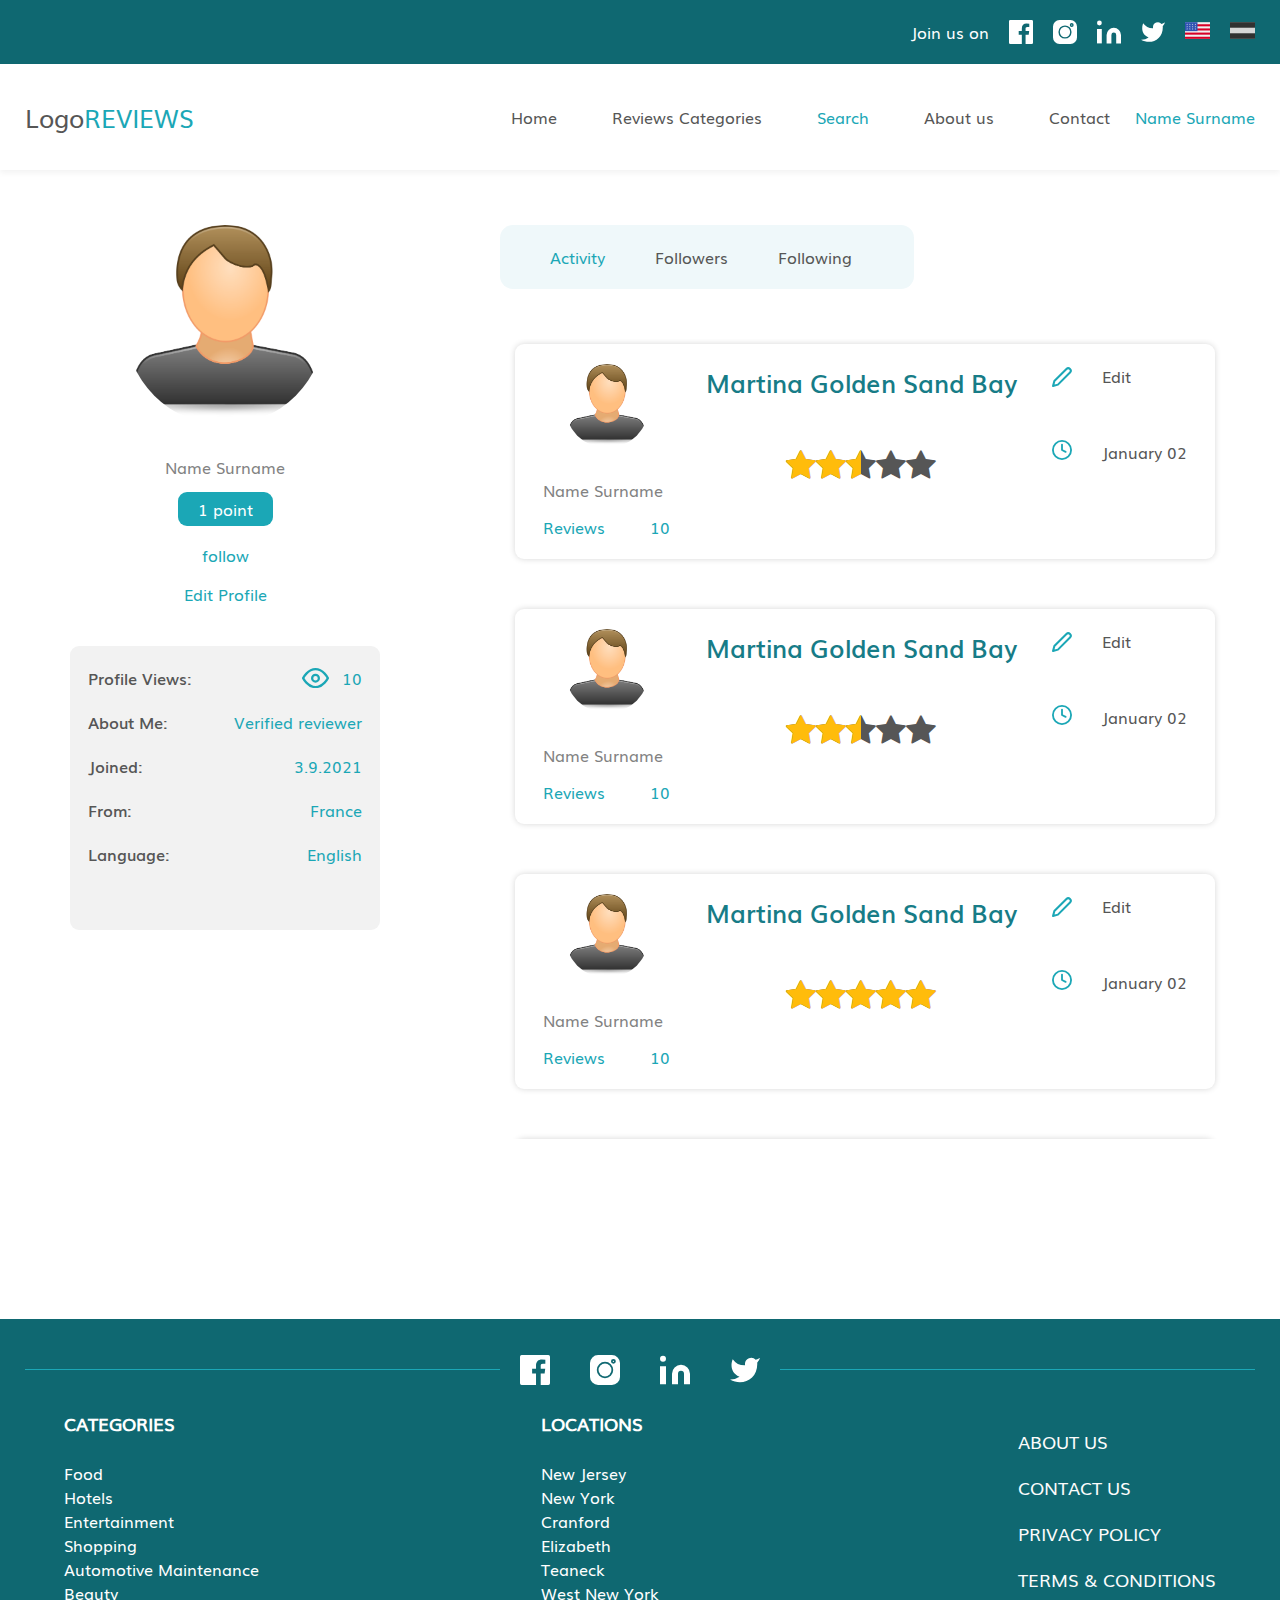
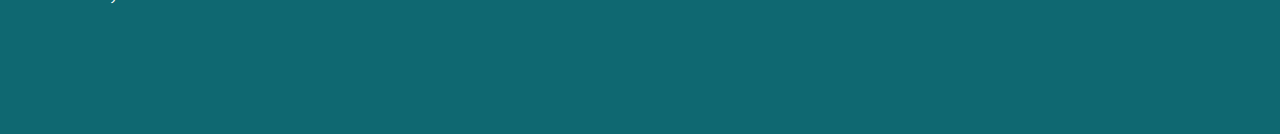
<file: user-profile.html>
<!DOCTYPE html>
<html lang="en">

<head>
    <meta charset="UTF-8">
    <meta http-equiv="X-UA-Compatible" content="IE=edge">
    <meta name="viewport" content="width=device-width, initial-scale=1.0">

    <link rel="stylesheet" href="https://stackpath.bootstrapcdn.com/font-awesome/4.7.0/css/font-awesome.min.css"
        integrity="sha384-wvfXpqpZZVQGK6TAh5PVlGOfQNHSoD2xbE+QkPxCAFlNEevoEH3Sl0sibVcOQVnN" crossorigin="anonymous">
    <link rel="stylesheet" href="css/user-profile.css">
    <title>User Profile</title>
</head>

<body>
    <div class="preHeader">
        <div class="container">
            <ul class="preHeader__list">
                <li class="preHeader__list-element">Join us on</li>
                <li class="preHeader__list-element preHeader__list-element--facebook">
                    <a class="list-link " href="#">
                        <svg class="preHeader__list-element-svg" xmlns="http://www.w3.org/2000/svg" width="30.955"
                            height="30.955" viewBox="0 0 30.955 30.955">
                            <g transform="translate(0)">
                                <path class="a"
                                    d="M29.246,0H1.707A1.708,1.708,0,0,0,0,1.709V29.248a1.708,1.708,0,0,0,1.709,1.707H29.246a1.708,1.708,0,0,0,1.709-1.708h0V1.707A1.708,1.708,0,0,0,29.246,0Zm0,0"
                                    transform="translate(0 0)" />
                                <path class="b"
                                    d="M215.857,103.6V91.633h4.036l.6-4.686h-4.64V83.964c0-1.353.376-2.276,2.317-2.276h2.46V77.508a33.065,33.065,0,0,0-3.6-.184c-3.567,0-6.008,2.177-6.008,6.175v3.448H207v4.686h4.021V103.6Zm0,0"
                                    transform="translate(-194.485 -72.649)" />
                            </g>
                        </svg>
                    </a>
                </li>
                <li class="preHeader__list-element">
                    <a class="list-link" href="#">
                        <svg class="preHeader__list-element-svg" xmlns="http://www.w3.org/2000/svg" width="33.108"
                            height="33.108" viewBox="0 0 33.108 33.108">
                            <g transform="translate(0.001)">
                                <path class="a"
                                    d="M24.145,0H8.961A8.972,8.972,0,0,0,0,8.962V24.146a8.972,8.972,0,0,0,8.962,8.962H24.145a8.972,8.972,0,0,0,8.962-8.962V8.962A8.972,8.972,0,0,0,24.145,0ZM16.553,25.606a9.053,9.053,0,1,1,9.053-9.053A9.063,9.063,0,0,1,16.553,25.606Zm9.269-15.97A2.675,2.675,0,1,1,28.5,6.961,2.678,2.678,0,0,1,25.822,9.636Zm0,0" />
                                <path class="a"
                                    d="M153.132,146.02a7.112,7.112,0,1,0,7.112,7.112A7.12,7.12,0,0,0,153.132,146.02Zm0,0"
                                    transform="translate(-136.579 -136.578)" />
                                <path class="a"
                                    d="M388.726,96.3a.734.734,0,1,0,.734.734A.735.735,0,0,0,388.726,96.3Zm0,0"
                                    transform="translate(-362.904 -90.074)" />
                            </g>
                        </svg>
                    </a>
                </li>
                <li class="preHeader__list-element">
                    <a class="list-link" href="#">
                        <svg class="preHeader__list-element-svg" xmlns="http://www.w3.org/2000/svg" width="34.502"
                            height="32.777" viewBox="0 0 34.502 32.777">s
                            <path class="a"
                                d="M20.351,8A10.351,10.351,0,0,1,30.7,18.351V30.426H23.8V18.351a3.45,3.45,0,1,0-6.9,0V30.426H10V18.351A10.351,10.351,0,0,1,20.351,8Z"
                                transform="translate(3.801 2.351)" />
                            <rect class="a" width="6.9" height="20.701" transform="translate(0 12.076)" />
                            <ellipse class="a" cx="3.45" cy="3.45" rx="3.45" ry="3.45" transform="translate(0 0)" />
                        </svg>
                    </a>
                </li>
                <li class="preHeader__list-element">
                    <a class="list-link" href="#">
                        <svg class="preHeader__list-element-svg" xmlns="http://www.w3.org/2000/svg" width="37.952"
                            height="30.955" viewBox="0 0 37.952 30.955">
                            <defs>
                            </defs>
                            <path class="a"
                                d="M38.952,3.007a18.8,18.8,0,0,1-5.417,2.639,7.728,7.728,0,0,0-13.559,5.175v1.725A18.39,18.39,0,0,1,4.45,4.733s-6.9,15.526,8.625,22.426A20.08,20.08,0,0,1,1,30.609c15.526,8.626,34.5,0,34.5-19.839a7.763,7.763,0,0,0-.138-1.432,13.318,13.318,0,0,0,3.588-6.331Z"
                                transform="translate(-1 -2.99)" />
                        </svg>
                    </a>
                </li>
                <li class="preHeader__list-element">
                    <a href="#">
                        <img class=" language__flag language__active" src="img/icons/usFlag.svg" alt="usFlag">
                    </a>
                </li>
                <li class="preHeader__list-element">
                    <a href="#">
                        <img class="language__flag " src="img/icons/spainFlag.svg" alt="usFlag">
                    </a>
                </li>
            </ul>
        </div>
    </div>
    <header class="header">
        <div class="container">
            <div class="header__inner header__inner-without">
                <div class="logo">
                    <a href="index.html">Logo<span>REVIEWS</span></a>
                </div>
                <div class="menu">
                    <div class="icon" id="icons">
                        <span></span>
                        <span></span>
                        <span></span>
                        <span></span>
                    </div>
                    <ul class="header__list">
                        <li class="header__list-element"><a href="index.html" class="header__list-link ">Home</a>
                        </li>
                        <li class="header__list-element"><a href="index.html#categories"
                                class="header__list-link">Reviews
                                Categories</a>
                        </li>
                        <li class="header__list-element"><a href="search.html"
                                class="header__list-link chosen">Search</a></li>
                        <li class="header__list-element"><a href="aboutUs.html" class="header__list-link ">About
                                us</a>
                        </li>
                        <li class="header__list-element"><a href="contactUs.html" class="header__list-link ">Contact</a>
                    </ul>
                </div>
                <div class="user-menu">
                    <button class="menu-button">Name Surname</button>
                    <div class="dropdown-menu">
                        <a href="user-profile.html">Profile</a>
                        <button>Log Out</button>
                    </div>
                </div>
            </div>
        </div>
    </header>

    <main>
        <div class="userProfile">
            <div class="container">
                <div class="userProfile__inner">
                    <div class="user-info">
                        <div class="user-pic">
                            <img src="img/userP.png" alt="userImg">
                        </div>
                        <p class="user__name">Name Surname</p>
                        <p class="user__points">1 point</p>
                        <button class="user__follow">follow</button>
                        <a href="edit-profile.html" class="user__edit">Edit Profile</a>
                        <div class="user__bio">
                            <p class="user__bio-inf">Profile Views: <span class="user__bio-inf--views">10</span></p>
                            <p class="user__bio-inf">About Me: <span>Verified reviewer</span></p>
                            <p class="user__bio-inf">Joined: <span>3.9.2021</span></p>
                            <p class="user__bio-inf"> From:<span> France</span></p>
                            <p class="user__bio-inf">Language:<span>English</span></p>
                        </div>
                    </div>
                    <div class="user-tabs">
                        <div class="user__tabs-headers">
                            <a href="#tab-content--1" class="user__tabs-header header-active">Activity</a>
                            <a href="#tab-content--2" class="user__tabs-header">Followers</a>
                            <a href="#tab-content--3" class="user__tabs-header">Following</a>
                        </div>

                        <div class="tab-content" id="tab-content--1">
                            <div class="activity__container">
                                <div class="activity__block">
                                    <div class="activity__user">
                                        <div class="user__pic">
                                            <img src="img/userP.png" alt="userPicture">
                                        </div>
                                        <p class="user__name">Name Surname</p>
                                        <p class="user__reviews">Reviews <span> 10 </span></p>
                                    </div>
                                    <div class="activity__rating">
                                        <h2 class="rating__name">Martina Golden Sand Bay</h2>
                                        <div class="element-stars">
                                            <div class="star-rating">
                                                <div class="back-stars">
                                                    <i class="fa fa-star" aria-hidden="true"></i>
                                                    <i class="fa fa-star" aria-hidden="true"></i>
                                                    <i class="fa fa-star" aria-hidden="true"></i>
                                                    <i class="fa fa-star" aria-hidden="true"></i>
                                                    <i class="fa fa-star" aria-hidden="true"></i>

                                                    <div class="front-stars" style="width: 50%">
                                                        <i class="fa fa-star" aria-hidden="true"></i>
                                                        <i class="fa fa-star" aria-hidden="true"></i>
                                                        <i class="fa fa-star" aria-hidden="true"></i>
                                                        <i class="fa fa-star" aria-hidden="true"></i>
                                                        <i class="fa fa-star" aria-hidden="true"></i>
                                                    </div>
                                                </div>
                                            </div>
                                        </div>
                                    </div>
                                    <div class="activity__btns">
                                        <a href="#" class="activity__edit">Edit</a>
                                        <p class="activity__date">January 02</p>
                                    </div>
                                </div>
                                <div class="activity__block">
                                    <div class="activity__user">
                                        <div class="user__pic">
                                            <img src="img/userP.png" alt="userPicture">
                                        </div>
                                        <p class="user__name">Name Surname</p>
                                        <p class="user__reviews">Reviews <span> 10 </span></p>
                                    </div>
                                    <div class="activity__rating">
                                        <h2 class="rating__name">Martina Golden Sand Bay</h2>
                                        <div class="element-stars">
                                            <div class="star-rating">
                                                <div class="back-stars">
                                                    <i class="fa fa-star" aria-hidden="true"></i>
                                                    <i class="fa fa-star" aria-hidden="true"></i>
                                                    <i class="fa fa-star" aria-hidden="true"></i>
                                                    <i class="fa fa-star" aria-hidden="true"></i>
                                                    <i class="fa fa-star" aria-hidden="true"></i>

                                                    <div class="front-stars" style="width: 50%">
                                                        <i class="fa fa-star" aria-hidden="true"></i>
                                                        <i class="fa fa-star" aria-hidden="true"></i>
                                                        <i class="fa fa-star" aria-hidden="true"></i>
                                                        <i class="fa fa-star" aria-hidden="true"></i>
                                                        <i class="fa fa-star" aria-hidden="true"></i>
                                                    </div>
                                                </div>
                                            </div>
                                        </div>
                                    </div>
                                    <div class="activity__btns">
                                        <a href="#" class="activity__edit">Edit</a>
                                        <p class="activity__date">January 02</p>
                                    </div>
                                </div>

                                <div class="activity__block">
                                    <div class="activity__user">
                                        <div class="user__pic">
                                            <img src="img/userP.png" alt="userPicture">
                                        </div>
                                        <p class="user__name">Name Surname</p>
                                        <p class="user__reviews">Reviews <span> 10 </span></p>
                                    </div>
                                    <div class="activity__rating">
                                        <h2 class="rating__name">Martina Golden Sand Bay</h2>
                                        <div class="star-rating">
                                            <div class="back-stars">
                                                <i class="fa fa-star" aria-hidden="true"></i>
                                                <i class="fa fa-star" aria-hidden="true"></i>
                                                <i class="fa fa-star" aria-hidden="true"></i>
                                                <i class="fa fa-star" aria-hidden="true"></i>
                                                <i class="fa fa-star" aria-hidden="true"></i>

                                                <div class="front-stars" style="width: 100%">
                                                    <i class="fa fa-star" aria-hidden="true"></i>
                                                    <i class="fa fa-star" aria-hidden="true"></i>
                                                    <i class="fa fa-star" aria-hidden="true"></i>
                                                    <i class="fa fa-star" aria-hidden="true"></i>
                                                    <i class="fa fa-star" aria-hidden="true"></i>
                                                </div>
                                            </div>
                                        </div>
                                    </div>
                                    <div class="activity__btns">
                                        <a href="#" class="activity__edit">Edit</a>
                                        <p class="activity__date">January 02</p>
                                    </div>
                                </div>
                                <div class="activity__block">
                                    <div class="activity__user">
                                        <div class="user__pic">
                                            <img src="img/userP.png" alt="userPicture">
                                        </div>
                                        <p class="user__name">Name Surname</p>
                                        <p class="user__reviews">Reviews <span> 10 </span></p>
                                    </div>
                                    <div class="activity__rating">
                                        <h2 class="rating__name">Martina Golden Sand Bay</h2>
                                        <div class="star-rating">
                                            <div class="back-stars">
                                                <i class="fa fa-star" aria-hidden="true"></i>
                                                <i class="fa fa-star" aria-hidden="true"></i>
                                                <i class="fa fa-star" aria-hidden="true"></i>
                                                <i class="fa fa-star" aria-hidden="true"></i>
                                                <i class="fa fa-star" aria-hidden="true"></i>

                                                <div class="front-stars" style="width: 100%">
                                                    <i class="fa fa-star" aria-hidden="true"></i>
                                                    <i class="fa fa-star" aria-hidden="true"></i>
                                                    <i class="fa fa-star" aria-hidden="true"></i>
                                                    <i class="fa fa-star" aria-hidden="true"></i>
                                                    <i class="fa fa-star" aria-hidden="true"></i>
                                                </div>
                                            </div>
                                        </div>
                                    </div>
                                    <div class="activity__btns">
                                        <a href="#" class="activity__edit">Edit</a>
                                        <p class="activity__date">January 02</p>
                                    </div>
                                </div>
                            </div>
                        </div>

                        <div class="tab-content" id="tab-content--2">
                            <div class="followed__container">

                                <div class="userFollowed">
                                    <h2 class="userFollowed__title"> <span>3</span> User Followed</h2>
                                    <div class="userFollowed__container">
                                        <div class="userFollowed__block">
                                            <div class="userFollowed__img">
                                                <img class="userFollowed__img" src="img/userP.png" alt="userImg">
                                            </div>
                                            <p class="userFollowed__name">Name Surname</p>
                                            <img class="userFollowed__trash" src="img/trash.svg" alt="trash">
                                        </div>
                                        <div class="userFollowed__block">
                                            <div class="userFollowed__img">
                                                <img class="userFollowed__img" src="img/userP.png" alt="userImg">
                                            </div>
                                            <p class="userFollowed__name">Name Surname</p>
                                            <img class="userFollowed__trash" src="img/trash.svg" alt="trash">
                                        </div>
                                        <div class="userFollowed__block">
                                            <div class="userFollowed__img">
                                                <img class="userFollowed__img" src="img/userP.png" alt="userImg">
                                            </div>
                                            <p class="userFollowed__name">Name Surname</p>
                                            <img class="userFollowed__trash" src="img/trash.svg" alt="trash">
                                        </div>
                                        <div class="userFollowed__block">
                                            <div class="userFollowed__img">
                                                <img class="userFollowed__img" src="img/userP.png" alt="userImg">
                                            </div>
                                            <p class="userFollowed__name">Name Surname</p>
                                            <img class="userFollowed__trash" src="img/trash.svg" alt="trash">
                                        </div>
                                        <div class="userFollowed__block">
                                            <div class="userFollowed__img">
                                                <img class="userFollowed__img" src="img/userP.png" alt="userImg">
                                            </div>
                                            <p class="userFollowed__name">Name Surname</p>
                                            <img class="userFollowed__trash" src="img/trash.svg" alt="trash">
                                        </div>
                                        <div class="userFollowed__block">
                                            <div class="userFollowed__img">
                                                <img class="userFollowed__img" src="img/userP.png" alt="userImg">
                                            </div>
                                            <p class="userFollowed__name">Name Surname</p>
                                            <img class="userFollowed__trash" src="img/trash.svg" alt="trash">
                                        </div>
                                    </div>
                                </div>

                                <div class="itemFollowed">
                                    <h2 class="itemFollowed__title"> <span>1</span> item Followed</h2>
                                    <div class="itemFollowed__container">
                                        <div class="itemFollowed__block">
                                            <div class="itemFollowed__img">
                                                <img class="userFollowed__img" src="img/userP.png" alt="itemImg">
                                            </div>
                                            <p class="itemFollowed__name">Martina Golden Sand Bay</p>
                                            <img class="itemFollowed__trash" src="img/trash.svg" alt="trash">
                                        </div>
                                        <div class="itemFollowed__block">
                                            <div class="itemFollowed__img">
                                                <img class="userFollowed__img" src="img/userP.png" alt="itemImg">
                                            </div>
                                            <p class="itemFollowed__name">Martina Golden Sand Bay</p>
                                            <img class="itemFollowed__trash" src="img/trash.svg" alt="trash">
                                        </div>
                                        <div class="itemFollowed__block">
                                            <div class="itemFollowed__img">
                                                <img class="userFollowed__img" src="img/userP.png" alt="itemImg">
                                            </div>
                                            <p class="itemFollowed__name">Martina Golden Sand Bay</p>
                                            <img class="itemFollowed__trash" src="img/trash.svg" alt="trash">
                                        </div>
                                        <div class="itemFollowed__block">
                                            <div class="itemFollowed__img">
                                                <img class="userFollowed__img" src="img/userP.png" alt="itemImg">
                                            </div>
                                            <p class="itemFollowed__name">Martina Golden Sand Bay</p>
                                            <img class="itemFollowed__trash" src="img/trash.svg" alt="trash">
                                        </div>
                                        <div class="itemFollowed__block">
                                            <div class="itemFollowed__img">
                                                <img class="userFollowed__img" src="img/userP.png" alt="itemImg">
                                            </div>
                                            <p class="itemFollowed__name">Martina Golden Sand Bay</p>
                                            <img class="itemFollowed__trash" src="img/trash.svg" alt="trash">
                                        </div>
                                        <div class="itemFollowed__block">
                                            <div class="itemFollowed__img">
                                                <img class="userFollowed__img" src="img/userP.png" alt="itemImg">
                                            </div>
                                            <p class="itemFollowed__name">Martina Golden Sand Bay</p>
                                            <img class="itemFollowed__trash" src="img/trash.svg" alt="trash">
                                        </div>
                                        <div class="itemFollowed__block">
                                            <div class="itemFollowed__img">
                                                <img class="userFollowed__img" src="img/userP.png" alt="itemImg">
                                            </div>
                                            <p class="itemFollowed__name">Martina Golden Sand Bay</p>
                                            <img class="itemFollowed__trash" src="img/trash.svg" alt="trash">
                                        </div>
                                    </div>
                                </div>

                            </div>
                        </div>

                        <div class="tab-content" id="tab-content--3">
                            <div class="followed__container">
                                <div class="userFollowed">
                                    <h2 class="userFollowed__title"> <span>3</span> User Following</h2>
                                    <div class="userFollowed__container">
                                        <div class="userFollowed__block">
                                            <div class="userFollowed__img">
                                                <img class="userFollowed__img" src="img/userP.png" alt="userImg">
                                            </div>
                                            <p class="userFollowed__name">Name Surname</p>
                                            <img class="userFollowed__trash" src="img/trash.svg" alt="trash">
                                        </div>
                                        <div class="userFollowed__block">
                                            <div class="userFollowed__img">
                                                <img class="userFollowed__img" src="img/userP.png" alt="userImg">
                                            </div>
                                            <p class="userFollowed__name">Name Surname</p>
                                            <img class="userFollowed__trash" src="img/trash.svg" alt="trash">
                                        </div>
                                        <div class="userFollowed__block">
                                            <div class="userFollowed__img">
                                                <img class="userFollowed__img" src="img/userP.png" alt="userImg">
                                            </div>
                                            <p class="userFollowed__name">Name Surname</p>
                                            <img class="userFollowed__trash" src="img/trash.svg" alt="trash">
                                        </div>
                                        <div class="userFollowed__block">
                                            <div class="userFollowed__img">
                                                <img class="userFollowed__img" src="img/userP.png" alt="userImg">
                                            </div>
                                            <p class="userFollowed__name">Name Surname</p>
                                            <img class="userFollowed__trash" src="img/trash.svg" alt="trash">
                                        </div>
                                        <div class="userFollowed__block">
                                            <div class="userFollowed__img">
                                                <img class="userFollowed__img" src="img/userP.png" alt="userImg">
                                            </div>
                                            <p class="userFollowed__name">Name Surname</p>
                                            <img class="userFollowed__trash" src="img/trash.svg" alt="trash">
                                        </div>
                                        <div class="userFollowed__block">
                                            <div class="userFollowed__img">
                                                <img class="userFollowed__img" src="img/userP.png" alt="userImg">
                                            </div>
                                            <p class="userFollowed__name">Name Surname</p>
                                            <img class="userFollowed__trash" src="img/trash.svg" alt="trash">
                                        </div>
                                    </div>
                                </div>

                                <div class="itemFollowed">
                                    <h2 class="itemFollowed__title"> <span>1</span> item Following</h2>
                                    <div class="itemFollowed__container">
                                        <div class="itemFollowed__block">
                                            <div class="itemFollowed__img">
                                                <img class="userFollowed__img" src="img/userP.png" alt="itemImg">
                                            </div>
                                            <p class="itemFollowed__name">Martina Golden Sand Bay</p>
                                            <img class="itemFollowed__trash" src="img/trash.svg" alt="trash">
                                        </div>
                                        <div class="itemFollowed__block">
                                            <div class="itemFollowed__img">
                                                <img class="userFollowed__img" src="img/userP.png" alt="itemImg">
                                            </div>
                                            <p class="itemFollowed__name">Martina Golden Sand Bay</p>
                                            <img class="itemFollowed__trash" src="img/trash.svg" alt="trash">
                                        </div>
                                        <div class="itemFollowed__block">
                                            <div class="itemFollowed__img">
                                                <img class="userFollowed__img" src="img/userP.png" alt="itemImg">
                                            </div>
                                            <p class="itemFollowed__name">Martina Golden Sand Bay</p>
                                            <img class="itemFollowed__trash" src="img/trash.svg" alt="trash">
                                        </div>
                                        <div class="itemFollowed__block">
                                            <div class="itemFollowed__img">
                                                <img class="userFollowed__img" src="img/userP.png" alt="itemImg">
                                            </div>
                                            <p class="itemFollowed__name">Martina Golden Sand Bay</p>
                                            <img class="itemFollowed__trash" src="img/trash.svg" alt="trash">
                                        </div>
                                        <div class="itemFollowed__block">
                                            <div class="itemFollowed__img">
                                                <img class="userFollowed__img" src="img/userP.png" alt="itemImg">
                                            </div>
                                            <p class="itemFollowed__name">Martina Golden Sand Bay</p>
                                            <img class="itemFollowed__trash" src="img/trash.svg" alt="trash">
                                        </div>
                                        <div class="itemFollowed__block">
                                            <div class="itemFollowed__img">
                                                <img class="userFollowed__img" src="img/userP.png" alt="itemImg">
                                            </div>
                                            <p class="itemFollowed__name">Martina Golden Sand Bay</p>
                                            <img class="itemFollowed__trash" src="img/trash.svg" alt="trash">
                                        </div>
                                        <div class="itemFollowed__block">
                                            <div class="itemFollowed__img">
                                                <img class="userFollowed__img" src="img/userP.png" alt="itemImg">
                                            </div>
                                            <p class="itemFollowed__name">Martina Golden Sand Bay</p>
                                            <img class="itemFollowed__trash" src="img/trash.svg" alt="trash">
                                        </div>
                                    </div>
                                </div>

                            </div>
                        </div>
                    </div>
                </div>
            </div>
    </main>

    <footer class="footer">
        <div class="container">
            <div class="footer__inner">

                <div class="footer__icons">
                    <ul class="footer__list">
                        <li class="footer__list-element footer__list-element--facebook">
                            <a class="list-link" href="#">
                                <svg class="footer__list-element-svg" xmlns="http://www.w3.org/2000/svg" width="30.955"
                                    height="30.955" viewBox="0 0 30.955 30.955">
                                    <g transform="translate(0)">
                                        <path class="a"
                                            d="M29.246,0H1.707A1.708,1.708,0,0,0,0,1.709V29.248a1.708,1.708,0,0,0,1.709,1.707H29.246a1.708,1.708,0,0,0,1.709-1.708h0V1.707A1.708,1.708,0,0,0,29.246,0Zm0,0"
                                            transform="translate(0 0)" />
                                        <path class="b"
                                            d="M215.857,103.6V91.633h4.036l.6-4.686h-4.64V83.964c0-1.353.376-2.276,2.317-2.276h2.46V77.508a33.065,33.065,0,0,0-3.6-.184c-3.567,0-6.008,2.177-6.008,6.175v3.448H207v4.686h4.021V103.6Zm0,0"
                                            transform="translate(-194.485 -72.649)" />
                                    </g>
                                </svg>
                            </a>
                        </li>
                        <li class="footer__list-element"><a class="list-link" href="#">
                                <svg class="footer__list-element-svg" xmlns="http://www.w3.org/2000/svg" width="33.108"
                                    height="33.108" viewBox="0 0 33.108 33.108">
                                    <g transform="translate(0.001)">
                                        <path class="a"
                                            d="M24.145,0H8.961A8.972,8.972,0,0,0,0,8.962V24.146a8.972,8.972,0,0,0,8.962,8.962H24.145a8.972,8.972,0,0,0,8.962-8.962V8.962A8.972,8.972,0,0,0,24.145,0ZM16.553,25.606a9.053,9.053,0,1,1,9.053-9.053A9.063,9.063,0,0,1,16.553,25.606Zm9.269-15.97A2.675,2.675,0,1,1,28.5,6.961,2.678,2.678,0,0,1,25.822,9.636Zm0,0" />
                                        <path class="a"
                                            d="M153.132,146.02a7.112,7.112,0,1,0,7.112,7.112A7.12,7.12,0,0,0,153.132,146.02Zm0,0"
                                            transform="translate(-136.579 -136.578)" />
                                        <path class="a"
                                            d="M388.726,96.3a.734.734,0,1,0,.734.734A.735.735,0,0,0,388.726,96.3Zm0,0"
                                            transform="translate(-362.904 -90.074)" />
                                    </g>
                                </svg>
                            </a></li>
                        <li class="footer__list-element"><a class="list-link" href="#">
                                <svg class="footer__list-element-svg" xmlns="http://www.w3.org/2000/svg" width="34.502"
                                    height="32.777" viewBox="0 0 34.502 32.777">s
                                    <path class="a"
                                        d="M20.351,8A10.351,10.351,0,0,1,30.7,18.351V30.426H23.8V18.351a3.45,3.45,0,1,0-6.9,0V30.426H10V18.351A10.351,10.351,0,0,1,20.351,8Z"
                                        transform="translate(3.801 2.351)" />
                                    <rect class="a" width="6.9" height="20.701" transform="translate(0 12.076)" />
                                    <ellipse class="a" cx="3.45" cy="3.45" rx="3.45" ry="3.45"
                                        transform="translate(0 0)" />
                                </svg>
                            </a></li>
                        <li class="footer__list-element"><a class="list-link" href="#">
                                <svg class="footer__list-element-svg" xmlns="http://www.w3.org/2000/svg" width="37.952"
                                    height="30.955" viewBox="0 0 37.952 30.955">
                                    <path class="a"
                                        d="M38.952,3.007a18.8,18.8,0,0,1-5.417,2.639,7.728,7.728,0,0,0-13.559,5.175v1.725A18.39,18.39,0,0,1,4.45,4.733s-6.9,15.526,8.625,22.426A20.08,20.08,0,0,1,1,30.609c15.526,8.626,34.5,0,34.5-19.839a7.763,7.763,0,0,0-.138-1.432,13.318,13.318,0,0,0,3.588-6.331Z"
                                        transform="translate(-1 -2.99)" />
                                </svg>
                            </a></li>
                    </ul>
                </div>

                <div class="footer__wrapper">
                    <div class="footer__wrapper-block">
                        <h5 class="footer__wrapper-title">CATEGORIES</h5>
                        <ul class="footer__wrapper-list">
                            <li class="footer__wrapper-element">
                                <a href="" class="footer__wrapper-link">Food</a>
                            </li>
                            <li class="footer__wrapper-element">
                                <a href="" class="footer__wrapper-link">Hotels</a>
                            </li>
                            <li class="footer__wrapper-element">
                                <a href="" class="footer__wrapper-link">Entertainment</a>
                            </li>
                            <li class="footer__wrapper-element">
                                <a href="" class="footer__wrapper-link">Shopping</a>
                            </li>
                            <li class="footer__wrapper-element">
                                <a href="" class="footer__wrapper-link">Automotive Maintenance</a>
                            </li>
                            <li class="footer__wrapper-element">
                                <a href="" class="footer__wrapper-link">Beauty</a>
                            </li>
                        </ul>
                    </div>

                    <div class="footer__wrapper-block">
                        <h5 class="footer__wrapper-title">LOCATIONS</h5>
                        <ul class="footer__wrapper-list">
                            <li class="footer__wrapper-element">
                                <a href="" class="footer__wrapper-link">New Jersey</a>
                            </li>
                            <li class="footer__wrapper-element">
                                <a href="" class="footer__wrapper-link">New York</a>
                            </li>
                            <li class="footer__wrapper-element">
                                <a href="" class="footer__wrapper-link">Cranford</a>
                            </li>
                            <li class="footer__wrapper-element">
                                <a href="" class="footer__wrapper-link">Elizabeth</a>
                            </li>
                            <li class="footer__wrapper-element">
                                <a href="" class="footer__wrapper-link">Teaneck</a>
                            </li>
                            <li class="footer__wrapper-element">
                                <a href="" class="footer__wrapper-link">West New York</a>
                            </li>
                        </ul>
                    </div>

                    <ul class="footer__navigation">
                        <li class="footer__navigation-element">
                            <a href="aboutUs.html" class="footer__navigation-link">About us</a>
                        </li>
                        <li class="footer__navigation-element">
                            <a href="contactUs.html" class="footer__navigation-link">Contact Us</a>
                        </li>
                        <li class="footer__navigation-element">
                            <a href="#" class="footer__navigation-link">Privacy Policy</a>
                        </li>
                        <li class="footer__navigation-element">
                            <a href="#" class="footer__navigation-link">Terms & Conditions</a>
                        </li>
                    </ul>
                </div>



            </div>
        </div>
    </footer>
    <script src="https://ajax.googleapis.com/ajax/libs/jquery/3.5.1/jquery.min.js"></script>
    <script src="js/jquery.fancybox.min.js"></script>

    <script src="js/header.js"></script>
    <script src="js/user-profile.js"></script>
</body>

</html>
</file>
<file: css/index.css>
@import url("https://fonts.googleapis.com/css2?family=Montserrat:wght@400;600&display=swap");
@import url("https://fonts.googleapis.com/css2?family=Montserrat:wght@400;600&display=swap");
@import url("https://fonts.googleapis.com/css2?family=Montserrat:wght@400;600&display=swap");
@import url("https://fonts.googleapis.com/css2?family=Montserrat:wght@400;600&display=swap");
@font-face {
  font-family: "Muli";
  src: url("fonts/Muli/Muli.eot");
  src: url("fonts/Muli/Muli.eot") format("embedded-opentype"), url("fonts/Muli/Muli.woff") format("woff"), url("fonts/Muli/Muli.ttf") format("truetype"), url("fonts/Muli/Muli.svg#PFDinTextProMedium") format("svg");
  font-weight: 400;
  font-style: normal;
}

@font-face {
  font-family: "Muli-SemiBold";
  src: url("fonts/Muli-SemiBold/Muli-SemiBold.ttf");
  font-weight: 600;
  font-style: normal;
}

@font-face {
  font-family: "Muli";
  src: url("fonts/Muli/Muli.eot");
  src: url("fonts/Muli/Muli.eot") format("embedded-opentype"), url("fonts/Muli/Muli.woff") format("woff"), url("fonts/Muli/Muli.ttf") format("truetype"), url("fonts/Muli/Muli.svg#PFDinTextProMedium") format("svg");
  font-weight: 400;
  font-style: normal;
}

@font-face {
  font-family: "Muli-SemiBold";
  src: url("fonts/Muli-SemiBold/Muli-SemiBold.ttf");
  font-weight: 600;
  font-style: normal;
}

* {
  margin: 0;
  padding: 0;
  -webkit-box-sizing: border-box;
          box-sizing: border-box;
  scroll-behavior: smooth;
  font-family: "Muli";
  color: #565656;
}

ul {
  margin: 0;
  padding: 0;
  list-style-type: none;
}

a {
  text-decoration: none;
}

button,
input {
  outline: none;
}

.slick-dots li button::before {
  font-size: 12px;
  opacity: 1;
  color: #565656;
}

.slick-dots li.slick-active button::before {
  opacity: 1;
  color: #FEC562;
}

.preHeader {
  background: #0F6871;
}

.preHeader__list {
  display: -webkit-box;
  display: -ms-flexbox;
  display: flex;
  -webkit-box-pack: end;
      -ms-flex-pack: end;
          justify-content: flex-end;
  -webkit-box-align: center;
      -ms-flex-align: center;
          align-items: center;
  padding: 15px 0;
}

.preHeader__list-element {
  color: #ffffff;
  text-align: center;
}

.preHeader__list-element .preHeader__list-element-svg {
  fill: #ffffff;
  margin-top: 5px;
  width: 24px;
  height: 24px;
  -webkit-transition: all 0.3s ease-in-out;
  transition: all 0.3s ease-in-out;
}

.preHeader__list-element .preHeader__list-element-svg:hover {
  fill: #FEC562;
}

.preHeader__list-element--facebook .b {
  fill: #0F6871;
}

@media (max-width: 400px) {
  .preHeader__list-element {
    font-size: 12px;
    line-height: 18px;
  }
}

.preHeader__list-element + .preHeader__list-element {
  margin-left: 20px;
}

@media (max-width: 400px) {
  .preHeader__list-element + .preHeader__list-element {
    margin-left: 10px;
  }
}

.language__flag {
  width: 25px;
  margin-top: 2px;
  -webkit-filter: grayscale(100%);
          filter: grayscale(100%);
  -webkit-transition: all 0.3s ease-in-out;
  transition: all 0.3s ease-in-out;
}

.language__flag:hover {
  -webkit-filter: grayscale(0);
          filter: grayscale(0);
}

.language__flag.language__active {
  -webkit-filter: grayscale(0);
          filter: grayscale(0);
}

.header {
  -webkit-box-shadow: 0px 3px 6px #0000000D;
          box-shadow: 0px 3px 6px #0000000D;
}

.header__inner {
  display: -webkit-box;
  display: -ms-flexbox;
  display: flex;
  -webkit-box-pack: justify;
      -ms-flex-pack: justify;
          justify-content: space-between;
  -webkit-box-align: center;
      -ms-flex-align: center;
          align-items: center;
  padding: 35px 0;
}

.header__inner-without {
  margin-bottom: 0;
}

.logo {
  color: #9D9D9D;
  font-family: "Muli-SemiBold";
  font-size: 25px;
  line-height: 36px;
}

.logo span {
  color: #1BA7B6;
}

@media (max-width: 480px) {
  .logo {
    font-size: 18px;
    line-height: 24px;
  }
}

.menu {
  margin-left: auto;
}

.header__list {
  display: -webkit-box;
  display: -ms-flexbox;
  display: flex;
  -webkit-box-align: center;
      -ms-flex-align: center;
          align-items: center;
}

@media (max-width: 1050px) {
  .header__list {
    position: absolute;
    display: block;
    top: 0;
    right: 0;
    left: 0;
    margin-top: 50px;
    background: rgba(218, 218, 218, 0.7);
    z-index: 1000;
    overflow: auto;
    opacity: 0;
    top: -1100px;
    -webkit-transition: all 0.3s ease-in-out;
    transition: all 0.3s ease-in-out;
  }
  .header__list.active-header {
    top: 50px;
    opacity: 1;
  }
  .header__list.active-header .header__list-element {
    margin-left: 0;
  }
  .header__list.active-header .header__list-element:hover .header__list-link {
    color: #1BA7B6;
  }
}

.header__list-link--listing {
  padding: 14px 30px;
  border: 2px solid #177C87;
  border-radius: 26px;
  color: #177C87;
  -webkit-transition: all 0.3s ease-in-out;
  transition: all 0.3s ease-in-out;
  margin-left: 25px;
}

.header__list-link--listing:hover {
  background-color: #177C87;
  color: #ffffff !important;
}

@media (max-width: 660px) {
  .header__list-link--listing {
    padding: 8px 16px;
  }
}

.header__list-link:hover {
  color: #1BA7B6;
}

.header__list-link.chosen {
  color: #1BA7B6;
}

.header__list-element {
  cursor: pointer;
}

.header__list-element + .header__list-element {
  margin-left: 55px;
}

@media (max-width: 1150px) {
  .header__list-element + .header__list-element {
    margin-left: 30px;
  }
}

.header__list-element--login {
  margin-left: 25px;
}

@media (max-width: 1050px) {
  .header__list-element {
    display: block;
    padding: 70px 0;
    text-align: center;
    color: #1BA7B6;
  }
}

.icon {
  display: none;
  width: 45px;
  height: 35px;
  position: relative;
  cursor: pointer;
  z-index: 150;
}

.icon span {
  display: block;
  position: absolute;
  height: 3px;
  width: 100%;
  background: #1BA7B6;
  border-radius: 9px;
  left: 0;
  -webkit-transition: rotate(0deg);
  transition: rotate(0deg);
  -webkit-transition: all 0.25s ease-in-out;
  transition: all 0.25s ease-in-out;
}

.icon span:nth-child(1) {
  top: 0;
}

.icon span:nth-child(2), .icon span:nth-child(3) {
  top: 13px;
}

.icon span:nth-child(4) {
  top: 26px;
}

@media (max-width: 1050px) {
  .icon {
    display: inline-block;
  }
}

.menu-button {
  background: none;
  border: none;
  color: #1BA7B6;
  font-size: 16px;
  line-height: 24px;
  cursor: pointer;
}

.user-menu {
  position: relative;
  margin-left: 25px;
}

.dropdown-menu {
  display: none;
  -webkit-box-orient: vertical;
  -webkit-box-direction: normal;
      -ms-flex-direction: column;
          flex-direction: column;
  -webkit-box-align: center;
      -ms-flex-align: center;
          align-items: center;
  position: absolute;
  background-color: #fff;
  width: 144px;
  z-index: 2;
  text-align: center;
}

.dropdown-menu a, .dropdown-menu button {
  color: #1BA7B6;
  cursor: pointer;
  width: 100%;
  padding: 5px 17px;
  font-size: 16px;
  line-height: 24px;
}

.dropdown-menu a:hover, .dropdown-menu button:hover {
  color: #ffffff;
  background-color: #1BA7B6;
}

.dropdown-menu button {
  background: none;
  border: none;
}

.dropdown-menu.dropdown-active {
  display: -webkit-box;
  display: -ms-flexbox;
  display: flex;
}

@font-face {
  font-family: "Muli";
  src: url("fonts/Muli/Muli.eot");
  src: url("fonts/Muli/Muli.eot") format("embedded-opentype"), url("fonts/Muli/Muli.woff") format("woff"), url("fonts/Muli/Muli.ttf") format("truetype"), url("fonts/Muli/Muli.svg#PFDinTextProMedium") format("svg");
  font-weight: 400;
  font-style: normal;
}

@font-face {
  font-family: "Muli-SemiBold";
  src: url("fonts/Muli-SemiBold/Muli-SemiBold.ttf");
  font-weight: 600;
  font-style: normal;
}

* {
  margin: 0;
  padding: 0;
  -webkit-box-sizing: border-box;
          box-sizing: border-box;
  scroll-behavior: smooth;
  font-family: "Muli";
  color: #565656;
}

ul {
  margin: 0;
  padding: 0;
  list-style-type: none;
}

a {
  text-decoration: none;
}

button,
input {
  outline: none;
}

.slick-dots li button::before {
  font-size: 12px;
  opacity: 1;
  color: #565656;
}

.slick-dots li.slick-active button::before {
  opacity: 1;
  color: #FEC562;
}

@font-face {
  font-family: "Muli";
  src: url("fonts/Muli/Muli.eot");
  src: url("fonts/Muli/Muli.eot") format("embedded-opentype"), url("fonts/Muli/Muli.woff") format("woff"), url("fonts/Muli/Muli.ttf") format("truetype"), url("fonts/Muli/Muli.svg#PFDinTextProMedium") format("svg");
  font-weight: 400;
  font-style: normal;
}

@font-face {
  font-family: "Muli-SemiBold";
  src: url("fonts/Muli-SemiBold/Muli-SemiBold.ttf");
  font-weight: 600;
  font-style: normal;
}

* {
  margin: 0;
  padding: 0;
  -webkit-box-sizing: border-box;
          box-sizing: border-box;
  scroll-behavior: smooth;
  font-family: "Muli";
  color: #565656;
}

ul {
  margin: 0;
  padding: 0;
  list-style-type: none;
}

a {
  text-decoration: none;
}

button,
input {
  outline: none;
}

.slick-dots li button::before {
  font-size: 12px;
  opacity: 1;
  color: #565656;
}

.slick-dots li.slick-active button::before {
  opacity: 1;
  color: #FEC562;
}

.preHeader {
  background: #0F6871;
}

.preHeader__list {
  display: -webkit-box;
  display: -ms-flexbox;
  display: flex;
  -webkit-box-pack: end;
      -ms-flex-pack: end;
          justify-content: flex-end;
  -webkit-box-align: center;
      -ms-flex-align: center;
          align-items: center;
  padding: 15px 0;
}

.preHeader__list-element {
  color: #ffffff;
  text-align: center;
}

.preHeader__list-element .preHeader__list-element-svg {
  fill: #ffffff;
  margin-top: 5px;
  width: 24px;
  height: 24px;
  -webkit-transition: all 0.3s ease-in-out;
  transition: all 0.3s ease-in-out;
}

.preHeader__list-element .preHeader__list-element-svg:hover {
  fill: #FEC562;
}

.preHeader__list-element--facebook .b {
  fill: #0F6871;
}

@media (max-width: 400px) {
  .preHeader__list-element {
    font-size: 12px;
    line-height: 18px;
  }
}

.preHeader__list-element + .preHeader__list-element {
  margin-left: 20px;
}

@media (max-width: 400px) {
  .preHeader__list-element + .preHeader__list-element {
    margin-left: 10px;
  }
}

.language__flag {
  width: 25px;
  margin-top: 2px;
  -webkit-filter: grayscale(100%);
          filter: grayscale(100%);
  -webkit-transition: all 0.3s ease-in-out;
  transition: all 0.3s ease-in-out;
}

.language__flag:hover {
  -webkit-filter: grayscale(0);
          filter: grayscale(0);
}

.language__flag.language__active {
  -webkit-filter: grayscale(0);
          filter: grayscale(0);
}

.header {
  -webkit-box-shadow: 0px 3px 6px #0000000D;
          box-shadow: 0px 3px 6px #0000000D;
}

.header__inner {
  display: -webkit-box;
  display: -ms-flexbox;
  display: flex;
  -webkit-box-pack: justify;
      -ms-flex-pack: justify;
          justify-content: space-between;
  -webkit-box-align: center;
      -ms-flex-align: center;
          align-items: center;
  padding: 35px 0;
}

.header__inner-without {
  margin-bottom: 0;
}

.logo {
  color: #9D9D9D;
  font-family: "Muli-SemiBold";
  font-size: 25px;
  line-height: 36px;
}

.logo span {
  color: #1BA7B6;
}

@media (max-width: 480px) {
  .logo {
    font-size: 18px;
    line-height: 24px;
  }
}

.menu {
  margin-left: auto;
}

.header__list {
  display: -webkit-box;
  display: -ms-flexbox;
  display: flex;
  -webkit-box-align: center;
      -ms-flex-align: center;
          align-items: center;
}

@media (max-width: 1050px) {
  .header__list {
    position: absolute;
    display: block;
    top: 0;
    right: 0;
    left: 0;
    margin-top: 50px;
    background: rgba(218, 218, 218, 0.7);
    z-index: 1000;
    overflow: auto;
    opacity: 0;
    top: -1100px;
    -webkit-transition: all 0.3s ease-in-out;
    transition: all 0.3s ease-in-out;
  }
  .header__list.active-header {
    top: 50px;
    opacity: 1;
  }
  .header__list.active-header .header__list-element {
    margin-left: 0;
  }
  .header__list.active-header .header__list-element:hover .header__list-link {
    color: #1BA7B6;
  }
}

.header__list-link--listing {
  padding: 14px 30px;
  border: 2px solid #177C87;
  border-radius: 26px;
  color: #177C87;
  -webkit-transition: all 0.3s ease-in-out;
  transition: all 0.3s ease-in-out;
  margin-left: 25px;
}

.header__list-link--listing:hover {
  background-color: #177C87;
  color: #ffffff !important;
}

@media (max-width: 660px) {
  .header__list-link--listing {
    padding: 8px 16px;
  }
}

.header__list-link:hover {
  color: #1BA7B6;
}

.header__list-link.chosen {
  color: #1BA7B6;
}

.header__list-element {
  cursor: pointer;
}

.header__list-element + .header__list-element {
  margin-left: 55px;
}

@media (max-width: 1150px) {
  .header__list-element + .header__list-element {
    margin-left: 30px;
  }
}

.header__list-element--login {
  margin-left: 25px;
}

@media (max-width: 1050px) {
  .header__list-element {
    display: block;
    padding: 70px 0;
    text-align: center;
    color: #1BA7B6;
  }
}

.icon {
  display: none;
  width: 45px;
  height: 35px;
  position: relative;
  cursor: pointer;
  z-index: 150;
}

.icon span {
  display: block;
  position: absolute;
  height: 3px;
  width: 100%;
  background: #1BA7B6;
  border-radius: 9px;
  left: 0;
  -webkit-transition: rotate(0deg);
  transition: rotate(0deg);
  -webkit-transition: all 0.25s ease-in-out;
  transition: all 0.25s ease-in-out;
}

.icon span:nth-child(1) {
  top: 0;
}

.icon span:nth-child(2), .icon span:nth-child(3) {
  top: 13px;
}

.icon span:nth-child(4) {
  top: 26px;
}

@media (max-width: 1050px) {
  .icon {
    display: inline-block;
  }
}

.menu-button {
  background: none;
  border: none;
  color: #1BA7B6;
  font-size: 16px;
  line-height: 24px;
  cursor: pointer;
}

.user-menu {
  position: relative;
  margin-left: 25px;
}

.dropdown-menu {
  display: none;
  -webkit-box-orient: vertical;
  -webkit-box-direction: normal;
      -ms-flex-direction: column;
          flex-direction: column;
  -webkit-box-align: center;
      -ms-flex-align: center;
          align-items: center;
  position: absolute;
  background-color: #fff;
  width: 144px;
  z-index: 2;
  text-align: center;
}

.dropdown-menu a, .dropdown-menu button {
  color: #1BA7B6;
  cursor: pointer;
  width: 100%;
  padding: 5px 17px;
  font-size: 16px;
  line-height: 24px;
}

.dropdown-menu a:hover, .dropdown-menu button:hover {
  color: #ffffff;
  background-color: #1BA7B6;
}

.dropdown-menu button {
  background: none;
  border: none;
}

.dropdown-menu.dropdown-active {
  display: -webkit-box;
  display: -ms-flexbox;
  display: flex;
}

.container {
  position: relative;
  margin: 0 auto;
  width: 100%;
  max-width: 1640px;
  padding: 0 25px;
}

.footer {
  background: #0F6871;
}

.footer__inner {
  padding: 50px 0 104px;
}

.footer__icons {
  margin-bottom: 40px;
  border-top: 1px solid #1BA7B6;
  position: relative;
}

.footer__icons .footer__list {
  display: -webkit-box;
  display: -ms-flexbox;
  display: flex;
  -webkit-box-align: center;
      -ms-flex-align: center;
          align-items: center;
  max-width: 280px;
  width: 100%;
  margin: 0 auto;
  position: absolute;
  background-color: #0F6871;
  left: 50%;
  -webkit-transform: translate(-50%, -50%);
          transform: translate(-50%, -50%);
}

.footer__icons-element-link {
  color: #ffffff;
  margin-bottom: 5px;
  font-size: 14px;
  line-height: 18px;
}

.footer__list-element {
  color: #ffffff;
  text-align: center;
  margin: 0 20px;
}

.footer__list-element svg {
  fill: #ffffff;
  margin-top: 5px;
  width: 30px;
  height: 30px;
  -webkit-transition: all 0.3s ease-in-out;
  transition: all 0.3s ease-in-out;
}

.footer__list-element svg:hover {
  fill: #FEC562;
}

.footer__list-element--facebook .b {
  fill: #0F6871;
}

.footer__wrapper {
  max-width: 1202px;
  width: 100%;
  margin: 0 auto;
  display: -webkit-box;
  display: -ms-flexbox;
  display: flex;
  -webkit-box-pack: justify;
      -ms-flex-pack: justify;
          justify-content: space-between;
  -webkit-box-align: center;
      -ms-flex-align: center;
          align-items: center;
  padding: 0 25px;
  -ms-flex-wrap: wrap;
      flex-wrap: wrap;
}

.footer__wrapper-title {
  color: #ffffff;
  font: 600 18px/26px "Muli";
  margin-bottom: 25px;
}

.footer__wrapper-link {
  color: #ffffff;
  font: 400 16px/24px "Muli";
}

.footer__wrapper-list {
  margin-bottom: 25px;
  width: 200px;
}

@media (max-width: 500px) {
  .footer__wrapper {
    -webkit-box-pack: center;
        -ms-flex-pack: center;
            justify-content: center;
  }
}

.footer__navigation-element {
  margin-bottom: 20px;
}

.footer__navigation-link {
  font: 400 18px/26px "Muli";
  color: #FCFCFC;
  text-transform: uppercase;
}

* {
  margin: 0;
  padding: 0;
  -webkit-box-sizing: border-box;
          box-sizing: border-box;
  scroll-behavior: smooth;
  font-family: "Muli";
  color: #565656;
}

ul {
  margin: 0;
  padding: 0;
  list-style-type: none;
}

a {
  text-decoration: none;
}

button,
input {
  outline: none;
}

.slick-dots li button::before {
  font-size: 12px;
  opacity: 1;
  color: #565656;
}

.slick-dots li.slick-active button::before {
  opacity: 1;
  color: #FEC562;
}

.container {
  position: relative;
  margin: 0 auto;
  width: 100%;
  max-width: 1640px;
  padding: 0 25px;
}

.lookingFor {
  background-repeat: no-repeat;
  background-size: cover;
  background-position: center;
  position: relative;
}

.lookingFor::after {
  content: '';
  position: absolute;
  background: transparent -webkit-gradient(linear, left top, left bottom, from(#1E869182), to(#0D3D43C4));
  background: transparent linear-gradient(180deg, #1E869182 0%, #0D3D43C4 100%);
  height: 100%;
  width: 100%;
  top: 0;
  left: 0;
}

.lookingFor__inner {
  padding: 37px 25px 80px;
  position: relative;
  z-index: 2;
}

.lookingFor__title {
  text-align: center;
  font: bold 50px/70px "Muli";
  color: #FCFCFC;
  text-shadow: 0px 0px 6px #00000029;
  margin-bottom: 10px;
}

@media (max-width: 880px) {
  .lookingFor__title {
    font: bold 40px/60px "Muli";
  }
}

@media (max-width: 620px) {
  .lookingFor__title {
    font-size: 6vw;
    line-height: 5vw;
    margin-bottom: 20px;
  }
}

@media (max-width: 470px) {
  .lookingFor__title {
    font-size: 5vw;
    line-height: 3.5vw;
  }
}

.lookingFor__text {
  font: 600 25px/36px "Muli-SemiBold";
  color: #FEC562;
  text-shadow: 0px 0px 6px #00000029;
  text-align: center;
  margin-bottom: 50px;
}

@media (max-width: 620px) {
  .lookingFor__text {
    font-size: 4vw;
    line-height: 3vw;
  }
}

@media (max-width: 470px) {
  .lookingFor__text {
    font-size: 3.5vw;
    line-height: 2vw;
  }
}

.searching__form {
  display: -webkit-box;
  display: -ms-flexbox;
  display: flex;
  -webkit-box-align: center;
      -ms-flex-align: center;
          align-items: center;
  -webkit-box-pack: justify;
      -ms-flex-pack: justify;
          justify-content: space-between;
  max-width: 1072px;
  width: 100%;
  margin: 0 auto 40px;
}

@media (max-width: 758px) {
  .searching__form {
    -webkit-box-orient: vertical;
    -webkit-box-direction: normal;
        -ms-flex-direction: column;
            flex-direction: column;
    -webkit-box-pack: center;
        -ms-flex-pack: center;
            justify-content: center;
  }
}

.searching__form-search {
  width: 300px;
  border-radius: 21px;
  border: 1px solid #FEC562;
  -webkit-box-shadow: 0px 0px 6px #00000029;
          box-shadow: 0px 0px 6px #00000029;
  font: 400 16px/24px "Muli";
  position: relative;
  background-color: #fff;
}

.searching__form-search::after {
  content: '';
  position: absolute;
  top: 14px;
  right: 15px;
  height: 20px;
  width: 20px;
  background-image: url("../img/icons/search.svg");
  background-repeat: no-repeat;
}

@media (max-width: 1320px) {
  .searching__form-search {
    width: 250px;
  }
}

@media (max-width: 1200px) {
  .searching__form-search {
    width: 180px;
  }
}

@media (max-width: 758px) {
  .searching__form-search {
    margin-bottom: 20px;
    width: 300px;
  }
}

@media (max-width: 450px) {
  .searching__form-search {
    margin-bottom: 20px;
    width: 200px;
  }
}

.searching__form-input {
  width: 260px;
  padding: 10px 20px;
  border: none;
  background: none;
  font: 400 16px/24px "Muli";
}

@media (max-width: 1320px) {
  .searching__form-input {
    width: 220px;
  }
}

@media (max-width: 1200px) {
  .searching__form-input {
    width: 150px;
  }
}

@media (max-width: 758px) {
  .searching__form-input {
    width: 270px;
  }
}

@media (max-width: 450px) {
  .searching__form-input {
    width: 180px;
  }
}

.searching__form-btn {
  font: 400 16px/24px "Muli";
  padding: 14px 43px;
  -webkit-box-shadow: 0px 0px 6px #00000029;
          box-shadow: 0px 0px 6px #00000029;
  border-radius: 26px;
  width: 140px;
  color: #ffffff;
  border: none;
  cursor: pointer;
  background: #FEC562;
}

@media (max-width: 550px) {
  .searching__form-btn {
    padding: 8px 24px;
    font-size: 12px;
    margin: 0 auto 0px;
  }
}

.form__select {
  display: -webkit-box;
  display: -ms-flexbox;
  display: flex;
  -webkit-box-orient: vertical;
  -webkit-box-direction: normal;
      -ms-flex-direction: column;
          flex-direction: column;
  width: 280px;
}

.form__select + .form__select {
  margin-left: 15px;
}

@media (max-width: 1280px) {
  .form__select + .form__select {
    margin-left: 0px;
  }
}

.form__select .options-container {
  max-height: 0;
  width: 240px;
  opacity: 0;
  -webkit-transition: all 0.5s;
  transition: all 0.5s;
  border-radius: 8px;
  -webkit-box-ordinal-group: 2;
      -ms-flex-order: 1;
          order: 1;
  margin-top: 65px;
  border: 1px solid #c0c0c0;
  background-color: #fff;
  position: absolute;
  z-index: 100;
  text-align: center;
  overflow: scroll;
  scrollbar-width: none;
  /* Firefox */
  -ms-overflow-style: none;
  /* IE 10+ */
}

.form__select .options-container::-webkit-scrollbar {
  width: 0px;
  background: transparent;
  /* make scrollbar transparent */
}

.form__select .options-container label {
  cursor: pointer;
  color: #828282 !important;
}

@media (max-width: 1320px) {
  .form__select .options-container {
    width: 250px;
  }
}

@media (max-width: 1200px) {
  .form__select .options-container {
    width: 180px;
  }
}

@media (max-width: 758px) {
  .form__select .options-container {
    width: 300px;
  }
}

@media (max-width: 450px) {
  .form__select .options-container {
    margin-bottom: 20px;
    width: 200px;
  }
}

.form__select .selected {
  background: #FFFFFF;
  -webkit-box-shadow: 0px 0px 6px rgba(0, 0, 0, 0.1);
          box-shadow: 0px 0px 6px rgba(0, 0, 0, 0.1);
  -webkit-box-ordinal-group: 1;
      -ms-flex-order: 0;
          order: 0;
  border-radius: 150px;
  position: relative;
  margin-bottom: 0;
  padding: 12px 16px;
  color: #828282;
}

.form__select .selected::after {
  content: '';
  position: absolute;
  background-image: url("../img/icons/arrDown.svg");
  background-repeat: no-repeat;
  height: 100%;
  width: 32px;
  right: 10px;
  top: 20px;
  -webkit-transition: all 0.4s;
  transition: all 0.4s;
}

.form__select .selected--businessDay::after {
  content: '';
  position: absolute;
  background-image: url("../img/icons/arrDown.svg");
  background-repeat: no-repeat;
  height: 100%;
  width: 32px;
  right: 0px;
  top: 20px;
  -webkit-transition: all 0.4s;
  transition: all 0.4s;
}

.form__select .options-container.active {
  max-height: 240px;
  opacity: 1;
  margin-top: 65px;
}

.form__select .option, .form__select .selected {
  padding: 10px 20px;
  cursor: pointer;
}

.form__select .option:hover {
  background: #eeeaeafb;
}

.form__select .option:hover label {
  color: #1BA7B6 !important;
}

.form__select .option .radio {
  display: none;
}

.form__select .option label {
  -webkit-transition: all 0.2s ease-in-out;
  transition: all 0.2s ease-in-out;
  text-align: center;
  margin-bottom: 0;
}

@media (max-width: 1320px) {
  .form__select {
    width: 250px;
  }
}

@media (max-width: 1200px) {
  .form__select {
    width: 180px;
  }
}

@media (max-width: 758px) {
  .form__select {
    width: 300px;
    margin-bottom: 20px;
  }
}

@media (max-width: 450px) {
  .form__select {
    margin-bottom: 20px;
    width: 200px;
  }
}

.lookingFor__moreSearches {
  display: -webkit-box;
  display: -ms-flexbox;
  display: flex;
  -webkit-box-pack: center;
      -ms-flex-pack: center;
          justify-content: center;
  -webkit-box-align: center;
      -ms-flex-align: center;
          align-items: center;
}

@media (max-width: 550px) {
  .lookingFor__moreSearches {
    -webkit-box-orient: vertical;
    -webkit-box-direction: normal;
        -ms-flex-direction: column;
            flex-direction: column;
  }
}

.moreSearches__text {
  font: 600 25px/36px "Muli";
  margin-right: 26px;
  color: #FCFCFC;
  text-shadow: 0px 0px 6px #00000029;
}

@media (max-width: 756px) {
  .moreSearches__text {
    font: 600 18px/24px "Muli";
  }
}

@media (max-width: 550px) {
  .moreSearches__text {
    margin-bottom: 30px;
  }
}

.moreSearches__list {
  display: -webkit-box;
  display: -ms-flexbox;
  display: flex;
  -webkit-box-align: center;
      -ms-flex-align: center;
          align-items: center;
}

.moreSearches__list-element {
  margin-right: 26px;
  text-shadow: 0px 0px 6px #00000029;
}

@media (max-width: 420px) {
  .moreSearches__list-element {
    margin-bottom: 30px;
  }
}

.moreSearches__list-link {
  font: 600 16px/24px "Muli";
  color: #FCFCFC;
  padding: 5px 15px;
  border: 2px solid #FCFCFC;
  border-radius: 15px;
}

@media (max-width: 756px) {
  .moreSearches__list-link {
    font: 600 18px/24px "Muli";
  }
}

@media (max-width: 420px) {
  .moreSearches__list {
    -webkit-box-orient: vertical;
    -webkit-box-direction: normal;
        -ms-flex-direction: column;
            flex-direction: column;
  }
}

.opinion__inner {
  display: -webkit-box;
  display: -ms-flexbox;
  display: flex;
  -webkit-box-pack: justify;
      -ms-flex-pack: justify;
          justify-content: space-between;
  padding: 120px 25px 110px;
}

@media (max-width: 960px) {
  .opinion__inner {
    -webkit-box-orient: vertical;
    -webkit-box-direction: normal;
        -ms-flex-direction: column;
            flex-direction: column;
    -webkit-box-pack: center;
        -ms-flex-pack: center;
            justify-content: center;
    -webkit-box-align: center;
        -ms-flex-align: center;
            align-items: center;
  }
}

.opinion__texts {
  max-width: 880px;
  width: 100%;
}

@media (max-width: 960px) {
  .opinion__texts {
    -webkit-box-ordinal-group: 3;
        -ms-flex-order: 2;
            order: 2;
    max-width: 500px;
    text-align: center;
  }
}

.opinion__title {
  font: 600 45px/61px "Montserrat", sans-serif;
  margin-bottom: 10px;
}

@media (max-width: 1450px) {
  .opinion__title {
    font: 600 40px/61px "Montserrat", sans-serif;
  }
}

@media (max-width: 1270px) {
  .opinion__title {
    font: 600 2.8vw/3vw "Montserrat", sans-serif;
  }
}

@media (max-width: 960px) {
  .opinion__title {
    font: 600 24px/32px "Montserrat", sans-serif;
  }
}

@media (max-width: 550px) {
  .opinion__title {
    font: 600 18px/24px "Montserrat", sans-serif;
  }
}

.opinion__text {
  font: 400 35px/59px "Muli";
  color: #1BA7B6;
  margin-bottom: 40px;
}

@media (max-width: 1160px) {
  .opinion__text {
    font: 400 2.8vw/4vw "Muli";
  }
}

@media (max-width: 960px) {
  .opinion__text {
    font: 600 18px/24px "Montserrat", sans-serif;
  }
}

@media (max-width: 550px) {
  .opinion__text {
    font: 600 14px/16px "Montserrat", sans-serif;
  }
}

.opinion__btn {
  padding: 14px 35px;
  background-color: #FEC562;
  font: 600 16px/24px "Muli";
  color: #FFFFFF;
  -webkit-box-shadow: 0px 0px 6px #00000029;
          box-shadow: 0px 0px 6px #00000029;
  border-radius: 26px;
}

@media (max-width: 550px) {
  .opinion__btn {
    padding: 10px 24px;
  }
}

.opinion__img {
  margin-bottom: 20px;
}

@media (max-width: 1160px) {
  .opinion__img img {
    width: 100%;
  }
}

.mostPopular__block {
  -webkit-box-shadow: 0px 3px 6px #1BA7B633;
          box-shadow: 0px 3px 6px #1BA7B633;
  border-radius: 25px;
  margin: 0 40px 60px;
}

@media (max-width: 1550px) {
  .mostPopular__block {
    margin: 0 10px 60px;
  }
}

@media (max-width: 1230px) {
  .mostPopular__block {
    margin: 0 20px 60px;
  }
}

@media (max-width: 990px) {
  .mostPopular__block {
    margin: 0 45px 60px;
  }
}

@media (max-width: 760px) {
  .slick-slide {
    max-width: 600px !important;
    width: 100%;
  }
}

.mostPopular__img {
  height: 170px;
  overflow: hidden;
  border-radius: 25px 25px 0 0;
  position: relative;
}

.mostPopular__img .block__img {
  width: 100%;
}

.mostPopular__img .mostPopular__video-block {
  position: absolute;
  bottom: 5px;
  right: 12px;
}

.mostPopular__img .mostPopular__video-block .mostPopular__video-btn {
  position: relative;
  padding-left: 25px;
  color: #ffffff;
  font: 400 14px/20px "Muli";
}

.mostPopular__img .mostPopular__video-block .mostPopular__video-btn::before {
  content: '';
  position: absolute;
  height: 15px;
  width: 18px;
  top: 4px;
  left: 0;
  background-image: url("../img/video.svg");
  background-repeat: no-repeat;
}

.mostPopular__content {
  padding: 15px 20px;
  border: 1px solid #1BA7B624;
}

.mostPopular__block-title {
  margin-bottom: 12px;
}

.mostPopular__block-title .block__title {
  font: 600 19px/23px "Montserrat", sans-serif;
  margin-bottom: 5px;
}

.mostPopular__block-title .block__title-line {
  display: block;
  width: 50px;
  height: 3px;
  background-color: #FEC562;
  border-radius: 5px;
}

@media (max-width: 450px) {
  .mostPopular__block-title .block__title {
    font: 600 16px/18px "Montserrat", sans-serif;
  }
}

.mostPopular__text {
  font: 400 16px/24px "Muli";
  margin-bottom: 13px;
}

.mostPopular__info {
  font: 400 14px/20px "Muli";
  padding-left: 26px;
  margin-bottom: 7px;
  position: relative;
}

.mostPopular__info--address::before {
  content: '';
  position: absolute;
  top: 3px;
  left: 0px;
  height: 18px;
  width: 20px;
  background-image: url("../img/icons/map.svg");
  background-repeat: no-repeat;
}

.mostPopular__info--phone::before {
  content: '';
  position: absolute;
  top: 3px;
  left: 0px;
  height: 18px;
  width: 20px;
  background-image: url("../img/icons/phone_smal.svg");
  background-repeat: no-repeat;
}

@media (max-width: 450px) {
  .mostPopular__info {
    font: 600 14px/16px "Muli";
  }
}

.mostPopular__destination {
  display: -webkit-box;
  display: -ms-flexbox;
  display: flex;
  -webkit-box-pack: justify;
      -ms-flex-pack: justify;
          justify-content: space-between;
  -webkit-box-align: center;
      -ms-flex-align: center;
          align-items: center;
  padding: 15px 25px;
}

@media (max-width: 450px) {
  .mostPopular__destination {
    -webkit-box-orient: vertical;
    -webkit-box-direction: normal;
        -ms-flex-direction: column;
            flex-direction: column;
    -webkit-box-align: start;
        -ms-flex-align: start;
            align-items: flex-start;
    -webkit-box-pack: start;
        -ms-flex-pack: start;
            justify-content: flex-start;
  }
}

.destination, .city {
  padding-left: 25px;
  position: relative;
}

@media (max-width: 450px) {
  .destination, .city {
    font: 400 14px/16px "Muli";
    margin-bottom: 15px;
  }
}

.destination::before {
  content: '';
  position: absolute;
  height: 20px;
  width: 20px;
  top: 3px;
  left: 0;
  background-image: url("../img/icons/globe__yellow.svg");
  background-repeat: no-repeat;
}

.city::before {
  content: '';
  position: absolute;
  height: 22px;
  width: 20px;
  top: 0px;
  left: 0;
  background-image: url("../img/icons/location__stroke.svg");
  background-repeat: no-repeat;
}

.getReviews__inner {
  position: relative;
  display: -webkit-box;
  display: -ms-flexbox;
  display: flex;
  -webkit-box-align: center;
      -ms-flex-align: center;
          align-items: center;
  -webkit-box-pack: center;
      -ms-flex-pack: center;
          justify-content: center;
  padding: 0 25px;
  margin-bottom: 50px;
  margin-top: 80px;
}

@media (max-width: 880px) {
  .getReviews__inner {
    -webkit-box-orient: vertical;
    -webkit-box-direction: reverse;
        -ms-flex-flow: column-reverse;
            flex-flow: column-reverse;
  }
}

.getReviews__content {
  display: -webkit-box;
  display: -ms-flexbox;
  display: flex;
  -webkit-box-orient: vertical;
  -webkit-box-direction: normal;
      -ms-flex-direction: column;
          flex-direction: column;
}

@media (max-width: 880px) {
  .getReviews__content {
    -webkit-box-align: center;
        -ms-flex-align: center;
            align-items: center;
  }
}

.getReviews__me {
  margin-bottom: 35px;
}

.getReviews__texts {
  max-width: 560px;
  width: 100%;
  margin-right: 80px;
}

@media (max-width: 880px) {
  .getReviews__texts {
    text-align: center;
    margin-right: 0;
    max-width: auto;
    padding: 0 20px;
  }
}

.getReviews__texts .getReviews__title {
  color: #FEC562;
  font-family: "Montserrat", sans-serif;
  font-weight: 600;
  font-size: 60px;
  line-height: 73px;
}

@media (max-width: 1050px) {
  .getReviews__texts .getReviews__title {
    font-size: 46px;
    line-height: 42px;
  }
}

@media (max-width: 480px) {
  .getReviews__texts .getReviews__title {
    font-size: 7vw;
  }
}

.getReview__content {
  font-family: "Muli-SemiBold";
  font-size: 25px;
  line-height: 36px;
  margin-bottom: 8px;
}

.getReview__content--small {
  font-size: 16px;
  line-height: 24px;
  margin-bottom: 42px;
}

@media (max-width: 1050px) {
  .getReview__content--small {
    font-size: 14px;
    line-height: 18px;
    margin-bottom: 22px;
  }
}

@media (max-width: 480px) {
  .getReview__content--small {
    font-size: 4vw;
  }
}

@media (max-width: 1050px) {
  .getReview__content {
    font-size: 20px;
    line-height: 30px;
  }
}

@media (max-width: 480px) {
  .getReview__content {
    font-size: 6vw;
  }
}

.getReview__buttons--facebook {
  background: #FEC562;
  color: #ffffff;
}

.getReviews__img {
  margin-bottom: 50px;
}

@media (max-width: 1350px) {
  .getReviews__img img {
    width: 400px;
  }
}

@media (max-width: 480px) {
  .getReviews__img img {
    width: 75vw;
  }
}

.howItWork {
  padding: 0 25px 130px;
}

.howItWork__texts {
  text-align: center;
  max-width: 875px;
  width: 100%;
  margin: 0 auto 100px;
}

.howItWork__title {
  font: 600 50px/61px "Montserrat", sans-serif;
  color: #177C87;
  margin-bottom: 14px;
}

.howItWork__text {
  font: 400 18px/22px "Montserrat", sans-serif;
  color: #828282;
}

.howItWork__sugests {
  display: -webkit-box;
  display: -ms-flexbox;
  display: flex;
  -webkit-box-pack: justify;
      -ms-flex-pack: justify;
          justify-content: space-between;
  -webkit-box-align: center;
      -ms-flex-align: center;
          align-items: center;
}

@media (max-width: 1050px) {
  .howItWork__sugests {
    -ms-flex-wrap: wrap;
        flex-wrap: wrap;
    -webkit-box-pack: center;
        -ms-flex-pack: center;
            justify-content: center;
  }
}

.howItWork__block {
  max-width: 390px;
  width: 100%;
  text-align: center;
  margin: 0 15px 40px;
}

.howItWork__block:hover .howItWork__block-img {
  -webkit-transform: scale(1.1);
          transform: scale(1.1);
}

.howItWork__block-img {
  margin-bottom: 30px;
  -webkit-transition: all 0.3s ease-in-out;
  transition: all 0.3s ease-in-out;
}

@media (max-width: 450px) {
  .howItWork__block-img .howItWork__block-img--inner {
    width: 100px;
  }
}

.howItWork__block-title {
  font: 600 25px/30px "Montserrat", sans-serif;
  margin-bottom: 15px;
}

@media (max-width: 450px) {
  .howItWork__block-title {
    font: 600 18px/24px "Montserrat", sans-serif;
  }
}

.howItWork__block-text {
  font: 400 16px/24px "Muli";
  margin-bottom: 15px;
}

@media (max-width: 450px) {
  .howItWork__block-text {
    font: 400 14px/18px "Muli";
  }
}

.howITWork__block-link {
  color: #FEC562;
  font: 400 16px/19px "Montserrat", sans-serif;
}

.categories {
  background: #EFF8FA;
}

.categories__inner {
  padding: 70px 0 100px;
}

.content__block--first {
  margin-bottom: 82px;
}

.content__block--second {
  margin-bottom: 100px;
}

.content__block--element {
  padding: 19px 23px 30px;
}

.content__block-title {
  font-family: "Montserrat", sans-serif;
  font-weight: 600;
  font-size: 30px;
  line-height: 37px;
}

.content__block-title--element {
  font-size: 25px;
  line-height: 30px;
}

@media (max-width: 450px) {
  .content__block-title {
    font-size: 24px;
    line-height: 32px;
  }
}

.content__block span {
  display: block;
  width: 72px;
  height: 3px;
  background: #FEC562;
  border-radius: 15px;
  margin-bottom: 10px;
}

.content__block-text {
  color: #1BA7B6;
  font-size: 15px;
  line-height: 22px;
}

.content__block-text--element {
  color: #565656;
}

.categories__items {
  display: -ms-grid;
  display: grid;
  -ms-grid-columns: (minmax(400px, 1fr))[auto-fit];
      grid-template-columns: repeat(auto-fit, minmax(400px, 1fr));
  grid-auto-rows: 400px;
  grid-gap: 70px 160px;
  justify-items: center;
}

@media (max-width: 1600px) {
  .categories__items {
    grid-gap: 30px 30px;
  }
}

@media (max-width: 450px) {
  .categories__items {
    -ms-grid-columns: (minmax(300px, 1fr))[auto-fit];
        grid-template-columns: repeat(auto-fit, minmax(300px, 1fr));
  }
}

.categories__element {
  cursor: pointer;
  -webkit-box-shadow: 0px 0px 6px #1BA7B642;
          box-shadow: 0px 0px 6px #1BA7B642;
  border-radius: 25px;
  background: #ffffff;
  max-width: 440px;
  overflow: hidden;
  -webkit-transition: all 0.3s ease-in-out;
  transition: all 0.3s ease-in-out;
}

.categories__element:hover {
  -webkit-transform: scale(1.1) !important;
          transform: scale(1.1) !important;
}

.element__img {
  position: relative;
  overflow: hidden;
}

.element__img .element__image {
  max-width: 440px;
  width: 100%;
  height: 215px;
  -o-object-fit: cover;
     object-fit: cover;
}

.element__img .element__listing {
  position: absolute;
  top: 10px;
  right: 10px;
  background: #FEC562;
  color: #ffffff;
  padding: 7px 18px;
  border-radius: 20px;
}

.weeklyFeatured__inner {
  padding: 73px 0 134px;
}

.weeklyFeatured__container {
  display: -webkit-box;
  display: -ms-flexbox;
  display: flex;
  -webkit-box-pack: justify;
      -ms-flex-pack: justify;
          justify-content: space-between;
  -webkit-box-align: center;
      -ms-flex-align: center;
          align-items: center;
}

@media (max-width: 1400px) {
  .weeklyFeatured__container {
    -ms-flex-wrap: wrap;
        flex-wrap: wrap;
  }
}

@media (max-width: 830px) {
  .weeklyFeatured__container {
    -webkit-box-pack: center;
        -ms-flex-pack: center;
            justify-content: center;
  }
}

.weeklyFeatured__element {
  width: 370px;
  -webkit-box-shadow: 0px 0px 6px #1BA7B63B;
          box-shadow: 0px 0px 6px #1BA7B63B;
  border-radius: 25px;
  position: relative;
  margin: 0 10px 152px;
  cursor: pointer;
}

.weeklyFeatured__element:hover .weaklyFeatured__block-icon--inner {
  -webkit-transform: scale(1.1);
          transform: scale(1.1);
}

.weeklyFeatured__element-img {
  height: 165px;
  overflow: hidden;
  border-radius: 25px 25px 0 0;
}

.weeklyFeatured__element-img--inner {
  width: 100%;
}

.weaklyFeautred__block {
  padding-top: 50px;
  padding-bottom: 30px;
  border-radius: 25px;
  background-color: #ffffff;
  -webkit-box-shadow: 0px 0px 6px #1BA7B63B;
          box-shadow: 0px 0px 6px #1BA7B63B;
  width: 100%;
  position: absolute;
  top: 137px;
  left: 0;
}

.weaklyFeatured__block-icon--inner {
  position: absolute;
  top: -52px;
  left: 129px;
  width: 100px;
  height: 100px;
  -webkit-transition: all 0.3s ease-in-out;
  transition: all 0.3s ease-in-out;
}

@media (max-width: 400px) {
  .weaklyFeatured__block-icon--inner {
    left: 100px;
  }
}

@media (max-width: 340px) {
  .weaklyFeatured__block-icon--inner {
    left: 80px;
  }
}

.weaklyFeatured__block-title {
  text-align: center;
}

.element-stars .unrated {
  fill: #959595;
}

.element-stars .unrated.rated {
  fill: #FEC562;
}

.weeklyFeatured__btn {
  display: block;
  border: none;
  color: #1BA7B6;
  font: 400 18px/26px "Muli";
  background: none;
  outline: none;
  margin-left: auto;
  cursor: pointer;
}

.comments {
  background: #EFF8FA;
}

.comments__inner {
  display: -webkit-box;
  display: -ms-flexbox;
  display: flex;
  -webkit-box-pack: justify;
      -ms-flex-pack: justify;
          justify-content: space-between;
  -webkit-box-align: center;
      -ms-flex-align: center;
          align-items: center;
  padding: 30px 0 70px;
}

@media (max-width: 1130px) {
  .comments__inner {
    -webkit-box-orient: vertical;
    -webkit-box-direction: normal;
        -ms-flex-direction: column;
            flex-direction: column;
  }
}

.comments__image img {
  margin-bottom: 25px;
}

@media (max-width: 1550px) {
  .comments__image img {
    width: 300px;
  }
}

@media (max-width: 400px) {
  .comments__image img {
    width: 60vw;
  }
}

.comments__slider {
  max-width: 1000px;
  width: 100%;
}

@media (max-width: 1330px) {
  .comments__slider {
    max-width: 800px;
  }
}

.comments__slider-element {
  padding: 20px 80px 20px 40px;
  max-width: 504px;
  width: 100%;
  -webkit-box-shadow: 0px 0px 6px #1BA7B63B;
          box-shadow: 0px 0px 6px #1BA7B63B;
  border-radius: 25px;
  background: #ffffff;
  margin: 0 25px 80px;
  position: relative;
}

.comments__slider-element .comment__flag {
  position: absolute;
  right: 25px;
  bottom: 10px;
}

@media (max-width: 1330px) {
  .comments__slider-element {
    max-width: 400px;
  }
}

.comments__line {
  width: 72px;
  height: 3px;
  background: #FEC562;
  border-radius: 3px;
  margin-bottom: 30px;
}

.comment__texts {
  font-size: 16px;
  line-height: 24px;
}

.comment__texts .comment__text {
  width: 374px;
  margin-bottom: 30px;
}

@media (max-width: 1330px) {
  .comment__texts .comment__text {
    width: 300px;
  }
}

@media (max-width: 860px) {
  .comment__texts .comment__text {
    max-width: 250px;
    width: 100%;
  }
}

.comment__texts .comment__auther {
  margin-bottom: 10px;
}

/*styling star rating*/
.star-rating, .back-stars, .front-stars {
  display: -webkit-box;
  display: -ms-flexbox;
  display: flex;
}

.star-rating {
  -webkit-box-align: center;
      -ms-flex-align: center;
          align-items: center;
  font-size: 2em;
  -webkit-box-pack: center;
      -ms-flex-pack: center;
          justify-content: center;
  margin-top: 10px;
}

@media (max-width: 860px) {
  .star-rating {
    font-size: 1.5em;
  }
}

.back-stars {
  position: relative;
}

.back-stars .fa-star {
  color: #565656;
}

.front-stars {
  overflow: hidden;
  position: absolute;
  top: 0;
  -webkit-transition: all .5s;
  transition: all .5s;
}

.front-stars .fa-star {
  color: #FFBC0B;
}
/*# sourceMappingURL=index.css.map */
</file>
<file: css/aboutUs.css>
@import url("https://fonts.googleapis.com/css2?family=Montserrat:wght@400;600&display=swap");
@import url("https://fonts.googleapis.com/css2?family=Montserrat:wght@400;600&display=swap");
@import url("https://fonts.googleapis.com/css2?family=Montserrat:wght@400;600&display=swap");
@import url("https://fonts.googleapis.com/css2?family=Montserrat:wght@400;600&display=swap");
@font-face {
  font-family: "Muli";
  src: url("fonts/Muli/Muli.eot");
  src: url("fonts/Muli/Muli.eot") format("embedded-opentype"), url("fonts/Muli/Muli.woff") format("woff"), url("fonts/Muli/Muli.ttf") format("truetype"), url("fonts/Muli/Muli.svg#PFDinTextProMedium") format("svg");
  font-weight: 400;
  font-style: normal;
}

@font-face {
  font-family: "Muli-SemiBold";
  src: url("fonts/Muli-SemiBold/Muli-SemiBold.ttf");
  font-weight: 600;
  font-style: normal;
}

@font-face {
  font-family: "Muli";
  src: url("fonts/Muli/Muli.eot");
  src: url("fonts/Muli/Muli.eot") format("embedded-opentype"), url("fonts/Muli/Muli.woff") format("woff"), url("fonts/Muli/Muli.ttf") format("truetype"), url("fonts/Muli/Muli.svg#PFDinTextProMedium") format("svg");
  font-weight: 400;
  font-style: normal;
}

@font-face {
  font-family: "Muli-SemiBold";
  src: url("fonts/Muli-SemiBold/Muli-SemiBold.ttf");
  font-weight: 600;
  font-style: normal;
}

* {
  margin: 0;
  padding: 0;
  -webkit-box-sizing: border-box;
          box-sizing: border-box;
  scroll-behavior: smooth;
  font-family: "Muli";
  color: #565656;
}

ul {
  margin: 0;
  padding: 0;
  list-style-type: none;
}

a {
  text-decoration: none;
}

button,
input {
  outline: none;
}

.slick-dots li button::before {
  font-size: 12px;
  opacity: 1;
  color: #565656;
}

.slick-dots li.slick-active button::before {
  opacity: 1;
  color: #FEC562;
}

.preHeader {
  background: #0F6871;
}

.preHeader__list {
  display: -webkit-box;
  display: -ms-flexbox;
  display: flex;
  -webkit-box-pack: end;
      -ms-flex-pack: end;
          justify-content: flex-end;
  -webkit-box-align: center;
      -ms-flex-align: center;
          align-items: center;
  padding: 15px 0;
}

.preHeader__list-element {
  color: #ffffff;
  text-align: center;
}

.preHeader__list-element .preHeader__list-element-svg {
  fill: #ffffff;
  margin-top: 5px;
  width: 24px;
  height: 24px;
  -webkit-transition: all 0.3s ease-in-out;
  transition: all 0.3s ease-in-out;
}

.preHeader__list-element .preHeader__list-element-svg:hover {
  fill: #FEC562;
}

.preHeader__list-element--facebook .b {
  fill: #0F6871;
}

@media (max-width: 400px) {
  .preHeader__list-element {
    font-size: 12px;
    line-height: 18px;
  }
}

.preHeader__list-element + .preHeader__list-element {
  margin-left: 20px;
}

@media (max-width: 400px) {
  .preHeader__list-element + .preHeader__list-element {
    margin-left: 10px;
  }
}

.language__flag {
  width: 25px;
  margin-top: 2px;
  -webkit-filter: grayscale(100%);
          filter: grayscale(100%);
  -webkit-transition: all 0.3s ease-in-out;
  transition: all 0.3s ease-in-out;
}

.language__flag:hover {
  -webkit-filter: grayscale(0);
          filter: grayscale(0);
}

.language__flag.language__active {
  -webkit-filter: grayscale(0);
          filter: grayscale(0);
}

.header {
  -webkit-box-shadow: 0px 3px 6px #0000000D;
          box-shadow: 0px 3px 6px #0000000D;
}

.header__inner {
  display: -webkit-box;
  display: -ms-flexbox;
  display: flex;
  -webkit-box-pack: justify;
      -ms-flex-pack: justify;
          justify-content: space-between;
  -webkit-box-align: center;
      -ms-flex-align: center;
          align-items: center;
  padding: 35px 0;
}

.header__inner-without {
  margin-bottom: 0;
}

.logo {
  color: #9D9D9D;
  font-family: "Muli-SemiBold";
  font-size: 25px;
  line-height: 36px;
}

.logo span {
  color: #1BA7B6;
}

@media (max-width: 480px) {
  .logo {
    font-size: 18px;
    line-height: 24px;
  }
}

.menu {
  margin-left: auto;
}

.header__list {
  display: -webkit-box;
  display: -ms-flexbox;
  display: flex;
  -webkit-box-align: center;
      -ms-flex-align: center;
          align-items: center;
}

@media (max-width: 1050px) {
  .header__list {
    position: absolute;
    display: block;
    top: 0;
    right: 0;
    left: 0;
    margin-top: 50px;
    background: rgba(218, 218, 218, 0.7);
    z-index: 1000;
    overflow: auto;
    opacity: 0;
    top: -1100px;
    -webkit-transition: all 0.3s ease-in-out;
    transition: all 0.3s ease-in-out;
  }
  .header__list.active-header {
    top: 50px;
    opacity: 1;
  }
  .header__list.active-header .header__list-element {
    margin-left: 0;
  }
  .header__list.active-header .header__list-element:hover .header__list-link {
    color: #1BA7B6;
  }
}

.header__list-link--listing {
  padding: 14px 30px;
  border: 2px solid #177C87;
  border-radius: 26px;
  color: #177C87;
  -webkit-transition: all 0.3s ease-in-out;
  transition: all 0.3s ease-in-out;
  margin-left: 25px;
}

.header__list-link--listing:hover {
  background-color: #177C87;
  color: #ffffff !important;
}

@media (max-width: 660px) {
  .header__list-link--listing {
    padding: 8px 16px;
  }
}

.header__list-link:hover {
  color: #1BA7B6;
}

.header__list-link.chosen {
  color: #1BA7B6;
}

.header__list-element {
  cursor: pointer;
}

.header__list-element + .header__list-element {
  margin-left: 55px;
}

@media (max-width: 1150px) {
  .header__list-element + .header__list-element {
    margin-left: 30px;
  }
}

.header__list-element--login {
  margin-left: 25px;
}

@media (max-width: 1050px) {
  .header__list-element {
    display: block;
    padding: 70px 0;
    text-align: center;
    color: #1BA7B6;
  }
}

.icon {
  display: none;
  width: 45px;
  height: 35px;
  position: relative;
  cursor: pointer;
  z-index: 150;
}

.icon span {
  display: block;
  position: absolute;
  height: 3px;
  width: 100%;
  background: #1BA7B6;
  border-radius: 9px;
  left: 0;
  -webkit-transition: rotate(0deg);
  transition: rotate(0deg);
  -webkit-transition: all 0.25s ease-in-out;
  transition: all 0.25s ease-in-out;
}

.icon span:nth-child(1) {
  top: 0;
}

.icon span:nth-child(2), .icon span:nth-child(3) {
  top: 13px;
}

.icon span:nth-child(4) {
  top: 26px;
}

@media (max-width: 1050px) {
  .icon {
    display: inline-block;
  }
}

.menu-button {
  background: none;
  border: none;
  color: #1BA7B6;
  font-size: 16px;
  line-height: 24px;
  cursor: pointer;
}

.user-menu {
  position: relative;
  margin-left: 25px;
}

.dropdown-menu {
  display: none;
  -webkit-box-orient: vertical;
  -webkit-box-direction: normal;
      -ms-flex-direction: column;
          flex-direction: column;
  -webkit-box-align: center;
      -ms-flex-align: center;
          align-items: center;
  position: absolute;
  background-color: #fff;
  width: 144px;
  z-index: 2;
  text-align: center;
}

.dropdown-menu a, .dropdown-menu button {
  color: #1BA7B6;
  cursor: pointer;
  width: 100%;
  padding: 5px 17px;
  font-size: 16px;
  line-height: 24px;
}

.dropdown-menu a:hover, .dropdown-menu button:hover {
  color: #ffffff;
  background-color: #1BA7B6;
}

.dropdown-menu button {
  background: none;
  border: none;
}

.dropdown-menu.dropdown-active {
  display: -webkit-box;
  display: -ms-flexbox;
  display: flex;
}

@font-face {
  font-family: "Muli";
  src: url("fonts/Muli/Muli.eot");
  src: url("fonts/Muli/Muli.eot") format("embedded-opentype"), url("fonts/Muli/Muli.woff") format("woff"), url("fonts/Muli/Muli.ttf") format("truetype"), url("fonts/Muli/Muli.svg#PFDinTextProMedium") format("svg");
  font-weight: 400;
  font-style: normal;
}

@font-face {
  font-family: "Muli-SemiBold";
  src: url("fonts/Muli-SemiBold/Muli-SemiBold.ttf");
  font-weight: 600;
  font-style: normal;
}

* {
  margin: 0;
  padding: 0;
  -webkit-box-sizing: border-box;
          box-sizing: border-box;
  scroll-behavior: smooth;
  font-family: "Muli";
  color: #565656;
}

ul {
  margin: 0;
  padding: 0;
  list-style-type: none;
}

a {
  text-decoration: none;
}

button,
input {
  outline: none;
}

.slick-dots li button::before {
  font-size: 12px;
  opacity: 1;
  color: #565656;
}

.slick-dots li.slick-active button::before {
  opacity: 1;
  color: #FEC562;
}

@font-face {
  font-family: "Muli";
  src: url("fonts/Muli/Muli.eot");
  src: url("fonts/Muli/Muli.eot") format("embedded-opentype"), url("fonts/Muli/Muli.woff") format("woff"), url("fonts/Muli/Muli.ttf") format("truetype"), url("fonts/Muli/Muli.svg#PFDinTextProMedium") format("svg");
  font-weight: 400;
  font-style: normal;
}

@font-face {
  font-family: "Muli-SemiBold";
  src: url("fonts/Muli-SemiBold/Muli-SemiBold.ttf");
  font-weight: 600;
  font-style: normal;
}

* {
  margin: 0;
  padding: 0;
  -webkit-box-sizing: border-box;
          box-sizing: border-box;
  scroll-behavior: smooth;
  font-family: "Muli";
  color: #565656;
}

ul {
  margin: 0;
  padding: 0;
  list-style-type: none;
}

a {
  text-decoration: none;
}

button,
input {
  outline: none;
}

.slick-dots li button::before {
  font-size: 12px;
  opacity: 1;
  color: #565656;
}

.slick-dots li.slick-active button::before {
  opacity: 1;
  color: #FEC562;
}

.preHeader {
  background: #0F6871;
}

.preHeader__list {
  display: -webkit-box;
  display: -ms-flexbox;
  display: flex;
  -webkit-box-pack: end;
      -ms-flex-pack: end;
          justify-content: flex-end;
  -webkit-box-align: center;
      -ms-flex-align: center;
          align-items: center;
  padding: 15px 0;
}

.preHeader__list-element {
  color: #ffffff;
  text-align: center;
}

.preHeader__list-element .preHeader__list-element-svg {
  fill: #ffffff;
  margin-top: 5px;
  width: 24px;
  height: 24px;
  -webkit-transition: all 0.3s ease-in-out;
  transition: all 0.3s ease-in-out;
}

.preHeader__list-element .preHeader__list-element-svg:hover {
  fill: #FEC562;
}

.preHeader__list-element--facebook .b {
  fill: #0F6871;
}

@media (max-width: 400px) {
  .preHeader__list-element {
    font-size: 12px;
    line-height: 18px;
  }
}

.preHeader__list-element + .preHeader__list-element {
  margin-left: 20px;
}

@media (max-width: 400px) {
  .preHeader__list-element + .preHeader__list-element {
    margin-left: 10px;
  }
}

.language__flag {
  width: 25px;
  margin-top: 2px;
  -webkit-filter: grayscale(100%);
          filter: grayscale(100%);
  -webkit-transition: all 0.3s ease-in-out;
  transition: all 0.3s ease-in-out;
}

.language__flag:hover {
  -webkit-filter: grayscale(0);
          filter: grayscale(0);
}

.language__flag.language__active {
  -webkit-filter: grayscale(0);
          filter: grayscale(0);
}

.header {
  -webkit-box-shadow: 0px 3px 6px #0000000D;
          box-shadow: 0px 3px 6px #0000000D;
}

.header__inner {
  display: -webkit-box;
  display: -ms-flexbox;
  display: flex;
  -webkit-box-pack: justify;
      -ms-flex-pack: justify;
          justify-content: space-between;
  -webkit-box-align: center;
      -ms-flex-align: center;
          align-items: center;
  padding: 35px 0;
}

.header__inner-without {
  margin-bottom: 0;
}

.logo {
  color: #9D9D9D;
  font-family: "Muli-SemiBold";
  font-size: 25px;
  line-height: 36px;
}

.logo span {
  color: #1BA7B6;
}

@media (max-width: 480px) {
  .logo {
    font-size: 18px;
    line-height: 24px;
  }
}

.menu {
  margin-left: auto;
}

.header__list {
  display: -webkit-box;
  display: -ms-flexbox;
  display: flex;
  -webkit-box-align: center;
      -ms-flex-align: center;
          align-items: center;
}

@media (max-width: 1050px) {
  .header__list {
    position: absolute;
    display: block;
    top: 0;
    right: 0;
    left: 0;
    margin-top: 50px;
    background: rgba(218, 218, 218, 0.7);
    z-index: 1000;
    overflow: auto;
    opacity: 0;
    top: -1100px;
    -webkit-transition: all 0.3s ease-in-out;
    transition: all 0.3s ease-in-out;
  }
  .header__list.active-header {
    top: 50px;
    opacity: 1;
  }
  .header__list.active-header .header__list-element {
    margin-left: 0;
  }
  .header__list.active-header .header__list-element:hover .header__list-link {
    color: #1BA7B6;
  }
}

.header__list-link--listing {
  padding: 14px 30px;
  border: 2px solid #177C87;
  border-radius: 26px;
  color: #177C87;
  -webkit-transition: all 0.3s ease-in-out;
  transition: all 0.3s ease-in-out;
  margin-left: 25px;
}

.header__list-link--listing:hover {
  background-color: #177C87;
  color: #ffffff !important;
}

@media (max-width: 660px) {
  .header__list-link--listing {
    padding: 8px 16px;
  }
}

.header__list-link:hover {
  color: #1BA7B6;
}

.header__list-link.chosen {
  color: #1BA7B6;
}

.header__list-element {
  cursor: pointer;
}

.header__list-element + .header__list-element {
  margin-left: 55px;
}

@media (max-width: 1150px) {
  .header__list-element + .header__list-element {
    margin-left: 30px;
  }
}

.header__list-element--login {
  margin-left: 25px;
}

@media (max-width: 1050px) {
  .header__list-element {
    display: block;
    padding: 70px 0;
    text-align: center;
    color: #1BA7B6;
  }
}

.icon {
  display: none;
  width: 45px;
  height: 35px;
  position: relative;
  cursor: pointer;
  z-index: 150;
}

.icon span {
  display: block;
  position: absolute;
  height: 3px;
  width: 100%;
  background: #1BA7B6;
  border-radius: 9px;
  left: 0;
  -webkit-transition: rotate(0deg);
  transition: rotate(0deg);
  -webkit-transition: all 0.25s ease-in-out;
  transition: all 0.25s ease-in-out;
}

.icon span:nth-child(1) {
  top: 0;
}

.icon span:nth-child(2), .icon span:nth-child(3) {
  top: 13px;
}

.icon span:nth-child(4) {
  top: 26px;
}

@media (max-width: 1050px) {
  .icon {
    display: inline-block;
  }
}

.menu-button {
  background: none;
  border: none;
  color: #1BA7B6;
  font-size: 16px;
  line-height: 24px;
  cursor: pointer;
}

.user-menu {
  position: relative;
  margin-left: 25px;
}

.dropdown-menu {
  display: none;
  -webkit-box-orient: vertical;
  -webkit-box-direction: normal;
      -ms-flex-direction: column;
          flex-direction: column;
  -webkit-box-align: center;
      -ms-flex-align: center;
          align-items: center;
  position: absolute;
  background-color: #fff;
  width: 144px;
  z-index: 2;
  text-align: center;
}

.dropdown-menu a, .dropdown-menu button {
  color: #1BA7B6;
  cursor: pointer;
  width: 100%;
  padding: 5px 17px;
  font-size: 16px;
  line-height: 24px;
}

.dropdown-menu a:hover, .dropdown-menu button:hover {
  color: #ffffff;
  background-color: #1BA7B6;
}

.dropdown-menu button {
  background: none;
  border: none;
}

.dropdown-menu.dropdown-active {
  display: -webkit-box;
  display: -ms-flexbox;
  display: flex;
}

.container {
  position: relative;
  margin: 0 auto;
  width: 100%;
  max-width: 1640px;
  padding: 0 25px;
}

.footer {
  background: #0F6871;
}

.footer__inner {
  padding: 50px 0 104px;
}

.footer__icons {
  margin-bottom: 40px;
  border-top: 1px solid #1BA7B6;
  position: relative;
}

.footer__icons .footer__list {
  display: -webkit-box;
  display: -ms-flexbox;
  display: flex;
  -webkit-box-align: center;
      -ms-flex-align: center;
          align-items: center;
  max-width: 280px;
  width: 100%;
  margin: 0 auto;
  position: absolute;
  background-color: #0F6871;
  left: 50%;
  -webkit-transform: translate(-50%, -50%);
          transform: translate(-50%, -50%);
}

.footer__icons-element-link {
  color: #ffffff;
  margin-bottom: 5px;
  font-size: 14px;
  line-height: 18px;
}

.footer__list-element {
  color: #ffffff;
  text-align: center;
  margin: 0 20px;
}

.footer__list-element svg {
  fill: #ffffff;
  margin-top: 5px;
  width: 30px;
  height: 30px;
  -webkit-transition: all 0.3s ease-in-out;
  transition: all 0.3s ease-in-out;
}

.footer__list-element svg:hover {
  fill: #FEC562;
}

.footer__list-element--facebook .b {
  fill: #0F6871;
}

.footer__wrapper {
  max-width: 1202px;
  width: 100%;
  margin: 0 auto;
  display: -webkit-box;
  display: -ms-flexbox;
  display: flex;
  -webkit-box-pack: justify;
      -ms-flex-pack: justify;
          justify-content: space-between;
  -webkit-box-align: center;
      -ms-flex-align: center;
          align-items: center;
  padding: 0 25px;
  -ms-flex-wrap: wrap;
      flex-wrap: wrap;
}

.footer__wrapper-title {
  color: #ffffff;
  font: 600 18px/26px "Muli";
  margin-bottom: 25px;
}

.footer__wrapper-link {
  color: #ffffff;
  font: 400 16px/24px "Muli";
}

.footer__wrapper-list {
  margin-bottom: 25px;
  width: 200px;
}

@media (max-width: 500px) {
  .footer__wrapper {
    -webkit-box-pack: center;
        -ms-flex-pack: center;
            justify-content: center;
  }
}

.footer__navigation-element {
  margin-bottom: 20px;
}

.footer__navigation-link {
  font: 400 18px/26px "Muli";
  color: #FCFCFC;
  text-transform: uppercase;
}

* {
  margin: 0;
  padding: 0;
  -webkit-box-sizing: border-box;
          box-sizing: border-box;
  scroll-behavior: smooth;
  font-family: "Muli";
  color: #565656;
}

ul {
  margin: 0;
  padding: 0;
  list-style-type: none;
}

a {
  text-decoration: none;
}

button,
input {
  outline: none;
}

.slick-dots li button::before {
  font-size: 12px;
  opacity: 1;
  color: #565656;
}

.slick-dots li.slick-active button::before {
  opacity: 1;
  color: #FEC562;
}

.aboutUs__inner {
  display: -webkit-box;
  display: -ms-flexbox;
  display: flex;
  -webkit-box-pack: justify;
      -ms-flex-pack: justify;
          justify-content: space-between;
  margin-bottom: 190px;
  margin-top: 80px;
}

@media (max-width: 1150px) {
  .aboutUs__inner {
    -webkit-box-orient: vertical;
    -webkit-box-direction: normal;
        -ms-flex-direction: column;
            flex-direction: column;
    -webkit-box-align: center;
        -ms-flex-align: center;
            align-items: center;
  }
}

.content__block {
  margin-bottom: 53px;
}

.content__block--about {
  color: #1BA7B6;
  font-size: 20px !important;
  line-height: 30px !important;
  font-family: "Muli" !important;
}

.content__block--second {
  margin-bottom: 154px;
}

@media (max-width: 480px) {
  .content__block--second .content__block-title {
    font-size: 16px;
    line-height: 24px;
  }
}

.content__block-title {
  font-family: "Montserrat", sans-serif;
  font-weight: 600;
  font-size: 30px;
  line-height: 37px;
}

@media (max-width: 640px) {
  .content__block-title {
    font-size: 24px;
    line-height: 32px;
  }
}

.content__block span {
  display: inline-block;
  width: 72px;
  height: 3px;
  background: #FEC562;
  border-radius: 15px;
  margin-bottom: 10px;
}

@media (max-width: 1150px) {
  .content__block span {
    margin-right: 15px;
  }
}

.content__block-text {
  color: #1BA7B6;
  font-size: 15px;
  line-height: 22px;
}

.content__block-text--element {
  color: #565656;
}

.aboutUs__content {
  margin-bottom: 50px;
}

@media (max-width: 1150px) {
  .aboutUs__content {
    text-align: center;
  }
}

.aboutUs__contenet-text {
  max-width: 782px;
  width: 100%;
  font-size: 18px;
  line-height: 28px;
  margin-bottom: 58px;
}

@media (max-width: 550px) {
  .aboutUs__contenet-text {
    font-size: 14px;
    line-height: 24px;
  }
}

.aboutUs__content-join {
  background: #FEC562;
  padding: 14px 48px;
  -webkit-box-shadow: 0px 0px 6px #00000029;
          box-shadow: 0px 0px 6px #00000029;
  border-radius: 26px;
  width: 146px;
  border: none;
  color: #ffffff;
  margin-bottom: 40px;
}

@media (max-width: 550px) {
  .aboutUs__content-join {
    padding: 8px 24px;
    font-size: 12px;
    margin: 0 auto 40px;
  }
}

.aboutUs__image {
  padding: 0 25px;
}

@media (max-width: 1220px) {
  .aboutUs__image img {
    width: 450px;
  }
}

@media (max-width: 550px) {
  .aboutUs__image img {
    width: 65vw;
  }
}

.facts {
  background-color: #EFF8FA;
}

.facts__inner {
  padding: 100px 0 200px;
}

.facts__blocks {
  display: -webkit-box;
  display: -ms-flexbox;
  display: flex;
  -webkit-box-pack: justify;
      -ms-flex-pack: justify;
          justify-content: space-between;
  -webkit-box-align: center;
      -ms-flex-align: center;
          align-items: center;
  -ms-flex-wrap: wrap;
      flex-wrap: wrap;
}

@media (max-width: 750px) {
  .facts__blocks {
    -webkit-box-pack: center;
        -ms-flex-pack: center;
            justify-content: center;
  }
}

.facts__block {
  display: -webkit-box;
  display: -ms-flexbox;
  display: flex;
  -webkit-box-orient: vertical;
  -webkit-box-direction: normal;
      -ms-flex-direction: column;
          flex-direction: column;
  -webkit-box-pack: center;
      -ms-flex-pack: center;
          justify-content: center;
  -webkit-box-align: center;
      -ms-flex-align: center;
          align-items: center;
  text-align: center;
  width: 350px;
  margin-bottom: 40px;
}

.facts__block-icon {
  margin-bottom: 42px;
}

@media (max-width: 640px) {
  .facts__block-icon img {
    width: 60px;
  }
}

.facts__block-text {
  max-width: 330px;
  width: 100%;
  font-family: "Montserrat", sans-serif;
  font-size: 18px;
  line-height: 22px;
}

@media (max-width: 640px) {
  .facts__block-text {
    font-size: 14px;
    line-height: 24px;
  }
}
/*# sourceMappingURL=aboutUs.css.map */
</file>
<file: css/contactUs.css>
@import url("https://fonts.googleapis.com/css2?family=Montserrat:wght@400;600&display=swap");
@import url("https://fonts.googleapis.com/css2?family=Montserrat:wght@400;600&display=swap");
@import url("https://fonts.googleapis.com/css2?family=Montserrat:wght@400;600&display=swap");
@import url("https://fonts.googleapis.com/css2?family=Montserrat:wght@400;600&display=swap");
@font-face {
  font-family: "Muli";
  src: url("fonts/Muli/Muli.eot");
  src: url("fonts/Muli/Muli.eot") format("embedded-opentype"), url("fonts/Muli/Muli.woff") format("woff"), url("fonts/Muli/Muli.ttf") format("truetype"), url("fonts/Muli/Muli.svg#PFDinTextProMedium") format("svg");
  font-weight: 400;
  font-style: normal;
}

@font-face {
  font-family: "Muli-SemiBold";
  src: url("fonts/Muli-SemiBold/Muli-SemiBold.ttf");
  font-weight: 600;
  font-style: normal;
}

@font-face {
  font-family: "Muli";
  src: url("fonts/Muli/Muli.eot");
  src: url("fonts/Muli/Muli.eot") format("embedded-opentype"), url("fonts/Muli/Muli.woff") format("woff"), url("fonts/Muli/Muli.ttf") format("truetype"), url("fonts/Muli/Muli.svg#PFDinTextProMedium") format("svg");
  font-weight: 400;
  font-style: normal;
}

@font-face {
  font-family: "Muli-SemiBold";
  src: url("fonts/Muli-SemiBold/Muli-SemiBold.ttf");
  font-weight: 600;
  font-style: normal;
}

* {
  margin: 0;
  padding: 0;
  -webkit-box-sizing: border-box;
          box-sizing: border-box;
  scroll-behavior: smooth;
  font-family: "Muli";
  color: #565656;
}

ul {
  margin: 0;
  padding: 0;
  list-style-type: none;
}

a {
  text-decoration: none;
}

button,
input {
  outline: none;
}

.slick-dots li button::before {
  font-size: 12px;
  opacity: 1;
  color: #565656;
}

.slick-dots li.slick-active button::before {
  opacity: 1;
  color: #FEC562;
}

.preHeader {
  background: #0F6871;
}

.preHeader__list {
  display: -webkit-box;
  display: -ms-flexbox;
  display: flex;
  -webkit-box-pack: end;
      -ms-flex-pack: end;
          justify-content: flex-end;
  -webkit-box-align: center;
      -ms-flex-align: center;
          align-items: center;
  padding: 15px 0;
}

.preHeader__list-element {
  color: #ffffff;
  text-align: center;
}

.preHeader__list-element .preHeader__list-element-svg {
  fill: #ffffff;
  margin-top: 5px;
  width: 24px;
  height: 24px;
  -webkit-transition: all 0.3s ease-in-out;
  transition: all 0.3s ease-in-out;
}

.preHeader__list-element .preHeader__list-element-svg:hover {
  fill: #FEC562;
}

.preHeader__list-element--facebook .b {
  fill: #0F6871;
}

@media (max-width: 400px) {
  .preHeader__list-element {
    font-size: 12px;
    line-height: 18px;
  }
}

.preHeader__list-element + .preHeader__list-element {
  margin-left: 20px;
}

@media (max-width: 400px) {
  .preHeader__list-element + .preHeader__list-element {
    margin-left: 10px;
  }
}

.language__flag {
  width: 25px;
  margin-top: 2px;
  -webkit-filter: grayscale(100%);
          filter: grayscale(100%);
  -webkit-transition: all 0.3s ease-in-out;
  transition: all 0.3s ease-in-out;
}

.language__flag:hover {
  -webkit-filter: grayscale(0);
          filter: grayscale(0);
}

.language__flag.language__active {
  -webkit-filter: grayscale(0);
          filter: grayscale(0);
}

.header {
  -webkit-box-shadow: 0px 3px 6px #0000000D;
          box-shadow: 0px 3px 6px #0000000D;
}

.header__inner {
  display: -webkit-box;
  display: -ms-flexbox;
  display: flex;
  -webkit-box-pack: justify;
      -ms-flex-pack: justify;
          justify-content: space-between;
  -webkit-box-align: center;
      -ms-flex-align: center;
          align-items: center;
  padding: 35px 0;
}

.header__inner-without {
  margin-bottom: 0;
}

.logo {
  color: #9D9D9D;
  font-family: "Muli-SemiBold";
  font-size: 25px;
  line-height: 36px;
}

.logo span {
  color: #1BA7B6;
}

@media (max-width: 480px) {
  .logo {
    font-size: 18px;
    line-height: 24px;
  }
}

.menu {
  margin-left: auto;
}

.header__list {
  display: -webkit-box;
  display: -ms-flexbox;
  display: flex;
  -webkit-box-align: center;
      -ms-flex-align: center;
          align-items: center;
}

@media (max-width: 1050px) {
  .header__list {
    position: absolute;
    display: block;
    top: 0;
    right: 0;
    left: 0;
    margin-top: 50px;
    background: rgba(218, 218, 218, 0.7);
    z-index: 1000;
    overflow: auto;
    opacity: 0;
    top: -1100px;
    -webkit-transition: all 0.3s ease-in-out;
    transition: all 0.3s ease-in-out;
  }
  .header__list.active-header {
    top: 50px;
    opacity: 1;
  }
  .header__list.active-header .header__list-element {
    margin-left: 0;
  }
  .header__list.active-header .header__list-element:hover .header__list-link {
    color: #1BA7B6;
  }
}

.header__list-link--listing {
  padding: 14px 30px;
  border: 2px solid #177C87;
  border-radius: 26px;
  color: #177C87;
  -webkit-transition: all 0.3s ease-in-out;
  transition: all 0.3s ease-in-out;
  margin-left: 25px;
}

.header__list-link--listing:hover {
  background-color: #177C87;
  color: #ffffff !important;
}

@media (max-width: 660px) {
  .header__list-link--listing {
    padding: 8px 16px;
  }
}

.header__list-link:hover {
  color: #1BA7B6;
}

.header__list-link.chosen {
  color: #1BA7B6;
}

.header__list-element {
  cursor: pointer;
}

.header__list-element + .header__list-element {
  margin-left: 55px;
}

@media (max-width: 1150px) {
  .header__list-element + .header__list-element {
    margin-left: 30px;
  }
}

.header__list-element--login {
  margin-left: 25px;
}

@media (max-width: 1050px) {
  .header__list-element {
    display: block;
    padding: 70px 0;
    text-align: center;
    color: #1BA7B6;
  }
}

.icon {
  display: none;
  width: 45px;
  height: 35px;
  position: relative;
  cursor: pointer;
  z-index: 150;
}

.icon span {
  display: block;
  position: absolute;
  height: 3px;
  width: 100%;
  background: #1BA7B6;
  border-radius: 9px;
  left: 0;
  -webkit-transition: rotate(0deg);
  transition: rotate(0deg);
  -webkit-transition: all 0.25s ease-in-out;
  transition: all 0.25s ease-in-out;
}

.icon span:nth-child(1) {
  top: 0;
}

.icon span:nth-child(2), .icon span:nth-child(3) {
  top: 13px;
}

.icon span:nth-child(4) {
  top: 26px;
}

@media (max-width: 1050px) {
  .icon {
    display: inline-block;
  }
}

.menu-button {
  background: none;
  border: none;
  color: #1BA7B6;
  font-size: 16px;
  line-height: 24px;
  cursor: pointer;
}

.user-menu {
  position: relative;
  margin-left: 25px;
}

.dropdown-menu {
  display: none;
  -webkit-box-orient: vertical;
  -webkit-box-direction: normal;
      -ms-flex-direction: column;
          flex-direction: column;
  -webkit-box-align: center;
      -ms-flex-align: center;
          align-items: center;
  position: absolute;
  background-color: #fff;
  width: 144px;
  z-index: 2;
  text-align: center;
}

.dropdown-menu a, .dropdown-menu button {
  color: #1BA7B6;
  cursor: pointer;
  width: 100%;
  padding: 5px 17px;
  font-size: 16px;
  line-height: 24px;
}

.dropdown-menu a:hover, .dropdown-menu button:hover {
  color: #ffffff;
  background-color: #1BA7B6;
}

.dropdown-menu button {
  background: none;
  border: none;
}

.dropdown-menu.dropdown-active {
  display: -webkit-box;
  display: -ms-flexbox;
  display: flex;
}

@font-face {
  font-family: "Muli";
  src: url("fonts/Muli/Muli.eot");
  src: url("fonts/Muli/Muli.eot") format("embedded-opentype"), url("fonts/Muli/Muli.woff") format("woff"), url("fonts/Muli/Muli.ttf") format("truetype"), url("fonts/Muli/Muli.svg#PFDinTextProMedium") format("svg");
  font-weight: 400;
  font-style: normal;
}

@font-face {
  font-family: "Muli-SemiBold";
  src: url("fonts/Muli-SemiBold/Muli-SemiBold.ttf");
  font-weight: 600;
  font-style: normal;
}

* {
  margin: 0;
  padding: 0;
  -webkit-box-sizing: border-box;
          box-sizing: border-box;
  scroll-behavior: smooth;
  font-family: "Muli";
  color: #565656;
}

ul {
  margin: 0;
  padding: 0;
  list-style-type: none;
}

a {
  text-decoration: none;
}

button,
input {
  outline: none;
}

.slick-dots li button::before {
  font-size: 12px;
  opacity: 1;
  color: #565656;
}

.slick-dots li.slick-active button::before {
  opacity: 1;
  color: #FEC562;
}

@font-face {
  font-family: "Muli";
  src: url("fonts/Muli/Muli.eot");
  src: url("fonts/Muli/Muli.eot") format("embedded-opentype"), url("fonts/Muli/Muli.woff") format("woff"), url("fonts/Muli/Muli.ttf") format("truetype"), url("fonts/Muli/Muli.svg#PFDinTextProMedium") format("svg");
  font-weight: 400;
  font-style: normal;
}

@font-face {
  font-family: "Muli-SemiBold";
  src: url("fonts/Muli-SemiBold/Muli-SemiBold.ttf");
  font-weight: 600;
  font-style: normal;
}

* {
  margin: 0;
  padding: 0;
  -webkit-box-sizing: border-box;
          box-sizing: border-box;
  scroll-behavior: smooth;
  font-family: "Muli";
  color: #565656;
}

ul {
  margin: 0;
  padding: 0;
  list-style-type: none;
}

a {
  text-decoration: none;
}

button,
input {
  outline: none;
}

.slick-dots li button::before {
  font-size: 12px;
  opacity: 1;
  color: #565656;
}

.slick-dots li.slick-active button::before {
  opacity: 1;
  color: #FEC562;
}

.preHeader {
  background: #0F6871;
}

.preHeader__list {
  display: -webkit-box;
  display: -ms-flexbox;
  display: flex;
  -webkit-box-pack: end;
      -ms-flex-pack: end;
          justify-content: flex-end;
  -webkit-box-align: center;
      -ms-flex-align: center;
          align-items: center;
  padding: 15px 0;
}

.preHeader__list-element {
  color: #ffffff;
  text-align: center;
}

.preHeader__list-element .preHeader__list-element-svg {
  fill: #ffffff;
  margin-top: 5px;
  width: 24px;
  height: 24px;
  -webkit-transition: all 0.3s ease-in-out;
  transition: all 0.3s ease-in-out;
}

.preHeader__list-element .preHeader__list-element-svg:hover {
  fill: #FEC562;
}

.preHeader__list-element--facebook .b {
  fill: #0F6871;
}

@media (max-width: 400px) {
  .preHeader__list-element {
    font-size: 12px;
    line-height: 18px;
  }
}

.preHeader__list-element + .preHeader__list-element {
  margin-left: 20px;
}

@media (max-width: 400px) {
  .preHeader__list-element + .preHeader__list-element {
    margin-left: 10px;
  }
}

.language__flag {
  width: 25px;
  margin-top: 2px;
  -webkit-filter: grayscale(100%);
          filter: grayscale(100%);
  -webkit-transition: all 0.3s ease-in-out;
  transition: all 0.3s ease-in-out;
}

.language__flag:hover {
  -webkit-filter: grayscale(0);
          filter: grayscale(0);
}

.language__flag.language__active {
  -webkit-filter: grayscale(0);
          filter: grayscale(0);
}

.header {
  -webkit-box-shadow: 0px 3px 6px #0000000D;
          box-shadow: 0px 3px 6px #0000000D;
}

.header__inner {
  display: -webkit-box;
  display: -ms-flexbox;
  display: flex;
  -webkit-box-pack: justify;
      -ms-flex-pack: justify;
          justify-content: space-between;
  -webkit-box-align: center;
      -ms-flex-align: center;
          align-items: center;
  padding: 35px 0;
}

.header__inner-without {
  margin-bottom: 0;
}

.logo {
  color: #9D9D9D;
  font-family: "Muli-SemiBold";
  font-size: 25px;
  line-height: 36px;
}

.logo span {
  color: #1BA7B6;
}

@media (max-width: 480px) {
  .logo {
    font-size: 18px;
    line-height: 24px;
  }
}

.menu {
  margin-left: auto;
}

.header__list {
  display: -webkit-box;
  display: -ms-flexbox;
  display: flex;
  -webkit-box-align: center;
      -ms-flex-align: center;
          align-items: center;
}

@media (max-width: 1050px) {
  .header__list {
    position: absolute;
    display: block;
    top: 0;
    right: 0;
    left: 0;
    margin-top: 50px;
    background: rgba(218, 218, 218, 0.7);
    z-index: 1000;
    overflow: auto;
    opacity: 0;
    top: -1100px;
    -webkit-transition: all 0.3s ease-in-out;
    transition: all 0.3s ease-in-out;
  }
  .header__list.active-header {
    top: 50px;
    opacity: 1;
  }
  .header__list.active-header .header__list-element {
    margin-left: 0;
  }
  .header__list.active-header .header__list-element:hover .header__list-link {
    color: #1BA7B6;
  }
}

.header__list-link--listing {
  padding: 14px 30px;
  border: 2px solid #177C87;
  border-radius: 26px;
  color: #177C87;
  -webkit-transition: all 0.3s ease-in-out;
  transition: all 0.3s ease-in-out;
  margin-left: 25px;
}

.header__list-link--listing:hover {
  background-color: #177C87;
  color: #ffffff !important;
}

@media (max-width: 660px) {
  .header__list-link--listing {
    padding: 8px 16px;
  }
}

.header__list-link:hover {
  color: #1BA7B6;
}

.header__list-link.chosen {
  color: #1BA7B6;
}

.header__list-element {
  cursor: pointer;
}

.header__list-element + .header__list-element {
  margin-left: 55px;
}

@media (max-width: 1150px) {
  .header__list-element + .header__list-element {
    margin-left: 30px;
  }
}

.header__list-element--login {
  margin-left: 25px;
}

@media (max-width: 1050px) {
  .header__list-element {
    display: block;
    padding: 70px 0;
    text-align: center;
    color: #1BA7B6;
  }
}

.icon {
  display: none;
  width: 45px;
  height: 35px;
  position: relative;
  cursor: pointer;
  z-index: 150;
}

.icon span {
  display: block;
  position: absolute;
  height: 3px;
  width: 100%;
  background: #1BA7B6;
  border-radius: 9px;
  left: 0;
  -webkit-transition: rotate(0deg);
  transition: rotate(0deg);
  -webkit-transition: all 0.25s ease-in-out;
  transition: all 0.25s ease-in-out;
}

.icon span:nth-child(1) {
  top: 0;
}

.icon span:nth-child(2), .icon span:nth-child(3) {
  top: 13px;
}

.icon span:nth-child(4) {
  top: 26px;
}

@media (max-width: 1050px) {
  .icon {
    display: inline-block;
  }
}

.menu-button {
  background: none;
  border: none;
  color: #1BA7B6;
  font-size: 16px;
  line-height: 24px;
  cursor: pointer;
}

.user-menu {
  position: relative;
  margin-left: 25px;
}

.dropdown-menu {
  display: none;
  -webkit-box-orient: vertical;
  -webkit-box-direction: normal;
      -ms-flex-direction: column;
          flex-direction: column;
  -webkit-box-align: center;
      -ms-flex-align: center;
          align-items: center;
  position: absolute;
  background-color: #fff;
  width: 144px;
  z-index: 2;
  text-align: center;
}

.dropdown-menu a, .dropdown-menu button {
  color: #1BA7B6;
  cursor: pointer;
  width: 100%;
  padding: 5px 17px;
  font-size: 16px;
  line-height: 24px;
}

.dropdown-menu a:hover, .dropdown-menu button:hover {
  color: #ffffff;
  background-color: #1BA7B6;
}

.dropdown-menu button {
  background: none;
  border: none;
}

.dropdown-menu.dropdown-active {
  display: -webkit-box;
  display: -ms-flexbox;
  display: flex;
}

.container {
  position: relative;
  margin: 0 auto;
  width: 100%;
  max-width: 1640px;
  padding: 0 25px;
}

.footer {
  background: #0F6871;
}

.footer__inner {
  padding: 50px 0 104px;
}

.footer__icons {
  margin-bottom: 40px;
  border-top: 1px solid #1BA7B6;
  position: relative;
}

.footer__icons .footer__list {
  display: -webkit-box;
  display: -ms-flexbox;
  display: flex;
  -webkit-box-align: center;
      -ms-flex-align: center;
          align-items: center;
  max-width: 280px;
  width: 100%;
  margin: 0 auto;
  position: absolute;
  background-color: #0F6871;
  left: 50%;
  -webkit-transform: translate(-50%, -50%);
          transform: translate(-50%, -50%);
}

.footer__icons-element-link {
  color: #ffffff;
  margin-bottom: 5px;
  font-size: 14px;
  line-height: 18px;
}

.footer__list-element {
  color: #ffffff;
  text-align: center;
  margin: 0 20px;
}

.footer__list-element svg {
  fill: #ffffff;
  margin-top: 5px;
  width: 30px;
  height: 30px;
  -webkit-transition: all 0.3s ease-in-out;
  transition: all 0.3s ease-in-out;
}

.footer__list-element svg:hover {
  fill: #FEC562;
}

.footer__list-element--facebook .b {
  fill: #0F6871;
}

.footer__wrapper {
  max-width: 1202px;
  width: 100%;
  margin: 0 auto;
  display: -webkit-box;
  display: -ms-flexbox;
  display: flex;
  -webkit-box-pack: justify;
      -ms-flex-pack: justify;
          justify-content: space-between;
  -webkit-box-align: center;
      -ms-flex-align: center;
          align-items: center;
  padding: 0 25px;
  -ms-flex-wrap: wrap;
      flex-wrap: wrap;
}

.footer__wrapper-title {
  color: #ffffff;
  font: 600 18px/26px "Muli";
  margin-bottom: 25px;
}

.footer__wrapper-link {
  color: #ffffff;
  font: 400 16px/24px "Muli";
}

.footer__wrapper-list {
  margin-bottom: 25px;
  width: 200px;
}

@media (max-width: 500px) {
  .footer__wrapper {
    -webkit-box-pack: center;
        -ms-flex-pack: center;
            justify-content: center;
  }
}

.footer__navigation-element {
  margin-bottom: 20px;
}

.footer__navigation-link {
  font: 400 18px/26px "Muli";
  color: #FCFCFC;
  text-transform: uppercase;
}

* {
  margin: 0;
  padding: 0;
  -webkit-box-sizing: border-box;
          box-sizing: border-box;
  scroll-behavior: smooth;
  font-family: "Muli";
  color: #565656;
}

ul {
  margin: 0;
  padding: 0;
  list-style-type: none;
}

a {
  text-decoration: none;
}

button,
input {
  outline: none;
}

.slick-dots li button::before {
  font-size: 12px;
  opacity: 1;
  color: #565656;
}

.slick-dots li.slick-active button::before {
  opacity: 1;
  color: #FEC562;
}

.container {
  position: relative;
  margin: 0 auto;
  width: 100%;
  max-width: 1640px;
  padding: 0 25px;
}

.contactUs__inner {
  display: -webkit-box;
  display: -ms-flexbox;
  display: flex;
  -webkit-box-pack: justify;
      -ms-flex-pack: justify;
          justify-content: space-between;
  padding: 0 25px 137px;
  margin-top: 80px;
}

@media (max-width: 850px) {
  .contactUs__inner {
    -webkit-box-orient: vertical;
    -webkit-box-direction: normal;
        -ms-flex-direction: column;
            flex-direction: column;
  }
}

.contactUs__form {
  max-width: 530px;
  width: 100%;
  display: -webkit-box;
  display: -ms-flexbox;
  display: flex;
  -webkit-box-orient: vertical;
  -webkit-box-direction: normal;
      -ms-flex-direction: column;
          flex-direction: column;
  margin-right: 35px;
}

.contactUs__form--inputs {
  display: -webkit-box;
  display: -ms-flexbox;
  display: flex;
  -webkit-box-pack: justify;
      -ms-flex-pack: justify;
          justify-content: space-between;
}

.contactUs__form--inputs .contactUs__input {
  max-width: 249px;
  width: 100%;
}

@media (max-width: 450px) {
  .contactUs__form--inputs .contactUs__input {
    max-width: 349px;
  }
}

.contactUs__form--inputs .contactUs__input + .contactUs__input {
  margin-left: 15px;
}

@media (max-width: 450px) {
  .contactUs__form--inputs .contactUs__input + .contactUs__input {
    margin-left: 0;
  }
}

@media (max-width: 450px) {
  .contactUs__form--inputs {
    -webkit-box-orient: vertical;
    -webkit-box-direction: normal;
        -ms-flex-direction: column;
            flex-direction: column;
  }
}

.contactUs__form textarea {
  resize: none;
}

.contactUs__input {
  border: none;
  outline: none;
  background: none;
  padding-bottom: 8px;
  border-bottom: 1px solid #1BA7B6;
  margin-bottom: 45px;
  padding-bottom: 13px;
  font-size: 16px;
  line-height: 24px;
}

.contactUs__btn {
  background: #FEC562;
  padding: 14px 48px;
  -webkit-box-shadow: 0px 0px 6px #00000029;
          box-shadow: 0px 0px 6px #00000029;
  border-radius: 26px;
  width: 190px;
  border: none;
  color: #ffffff;
  margin-bottom: 40px;
}

@media (max-width: 550px) {
  .contactUs__btn {
    padding: 8px 24px;
    font-size: 12px;
    margin: 0 auto 40px;
  }
}

.contactUs__content {
  max-width: 782px;
  width: 100%;
}

.contactUs__maintext {
  font-size: 18px;
  line-height: 28px;
  margin-bottom: 12px;
}

@media (max-width: 550px) {
  .contactUs__maintext {
    font-size: 14px;
    line-height: 18px;
  }
}

.contactUs__inqueries {
  margin-bottom: 25px;
}

.inqueries__title, .businessHours__title {
  font-family: "Muli-SemiBold";
  font-size: 18px;
  line-height: 26px;
  color: #1BA7B6;
  margin-bottom: 23px;
}

@media (max-width: 550px) {
  .inqueries__title, .businessHours__title {
    font-size: 16px;
    line-height: 24px;
  }
}

.inqueries__list-element {
  margin-bottom: 20px;
  padding-left: 40px;
}

.inqueries__list-element--location {
  position: relative;
}

.inqueries__list-element--location::before {
  content: '';
  position: absolute;
  top: -3px;
  left: 0;
  height: 28px;
  width: 23px;
  background: url("../img/icons/map-pin.svg");
  background-repeat: no-repeat;
  background-size: cover;
}

@media (max-width: 550px) {
  .inqueries__list-element--location::before {
    top: 3px;
    left: 0;
    height: 20px;
    width: 17px;
  }
}

.inqueries__list-element--phone {
  position: relative;
}

.inqueries__list-element--phone::before {
  content: '';
  position: absolute;
  top: -3px;
  left: 0;
  height: 28px;
  width: 28px;
  background: url("../img/icons/phone.svg");
  background-repeat: no-repeat;
  background-size: cover;
}

@media (max-width: 550px) {
  .inqueries__list-element--phone::before {
    top: 3px;
    left: 0;
    height: 17px;
    width: 17px;
  }
}

.inqueries__list-element--mail {
  position: relative;
}

.inqueries__list-element--mail::before {
  content: '';
  position: absolute;
  top: 3px;
  left: 0;
  height: 22px;
  width: 28px;
  background: url("../img/icons/mail.svg");
  background-repeat: no-repeat;
  background-size: cover;
}

@media (max-width: 550px) {
  .inqueries__list-element--mail::before {
    top: 7px;
    left: 0;
    height: 16px;
    width: 20px;
  }
}

.inqueries__list-element--globe {
  position: relative;
}

.inqueries__list-element--globe::before {
  content: '';
  position: absolute;
  top: 0px;
  left: 0;
  height: 28px;
  width: 28px;
  background: url("../img/icons/globe (1).svg");
  background-repeat: no-repeat;
  background-size: cover;
}

@media (max-width: 550px) {
  .inqueries__list-element--globe::before {
    top: 4px;
    left: 0;
    height: 20px;
    width: 20px;
  }
}

@media (max-width: 550px) {
  .inqueries__list-element {
    padding-left: 30px;
  }
}
/*# sourceMappingURL=contactUs.css.map */
</file>
<file: css/edit-profile.css>
@import url("https://fonts.googleapis.com/css2?family=Montserrat:wght@400;600&display=swap");
@import url("https://fonts.googleapis.com/css2?family=Montserrat:wght@400;600&display=swap");
@import url("https://fonts.googleapis.com/css2?family=Montserrat:wght@400;600&display=swap");
@import url("https://fonts.googleapis.com/css2?family=Montserrat:wght@400;600&display=swap");
@font-face {
  font-family: "Muli";
  src: url("fonts/Muli/Muli.eot");
  src: url("fonts/Muli/Muli.eot") format("embedded-opentype"), url("fonts/Muli/Muli.woff") format("woff"), url("fonts/Muli/Muli.ttf") format("truetype"), url("fonts/Muli/Muli.svg#PFDinTextProMedium") format("svg");
  font-weight: 400;
  font-style: normal;
}

@font-face {
  font-family: "Muli-SemiBold";
  src: url("fonts/Muli-SemiBold/Muli-SemiBold.ttf");
  font-weight: 600;
  font-style: normal;
}

@font-face {
  font-family: "Muli";
  src: url("fonts/Muli/Muli.eot");
  src: url("fonts/Muli/Muli.eot") format("embedded-opentype"), url("fonts/Muli/Muli.woff") format("woff"), url("fonts/Muli/Muli.ttf") format("truetype"), url("fonts/Muli/Muli.svg#PFDinTextProMedium") format("svg");
  font-weight: 400;
  font-style: normal;
}

@font-face {
  font-family: "Muli-SemiBold";
  src: url("fonts/Muli-SemiBold/Muli-SemiBold.ttf");
  font-weight: 600;
  font-style: normal;
}

* {
  margin: 0;
  padding: 0;
  -webkit-box-sizing: border-box;
          box-sizing: border-box;
  scroll-behavior: smooth;
  font-family: "Muli";
  color: #565656;
}

ul {
  margin: 0;
  padding: 0;
  list-style-type: none;
}

a {
  text-decoration: none;
}

button,
input {
  outline: none;
}

.slick-dots li button::before {
  font-size: 12px;
  opacity: 1;
  color: #565656;
}

.slick-dots li.slick-active button::before {
  opacity: 1;
  color: #FEC562;
}

.preHeader {
  background: #0F6871;
}

.preHeader__list {
  display: -webkit-box;
  display: -ms-flexbox;
  display: flex;
  -webkit-box-pack: end;
      -ms-flex-pack: end;
          justify-content: flex-end;
  -webkit-box-align: center;
      -ms-flex-align: center;
          align-items: center;
  padding: 15px 0;
}

.preHeader__list-element {
  color: #ffffff;
  text-align: center;
}

.preHeader__list-element .preHeader__list-element-svg {
  fill: #ffffff;
  margin-top: 5px;
  width: 24px;
  height: 24px;
  -webkit-transition: all 0.3s ease-in-out;
  transition: all 0.3s ease-in-out;
}

.preHeader__list-element .preHeader__list-element-svg:hover {
  fill: #FEC562;
}

.preHeader__list-element--facebook .b {
  fill: #0F6871;
}

@media (max-width: 400px) {
  .preHeader__list-element {
    font-size: 12px;
    line-height: 18px;
  }
}

.preHeader__list-element + .preHeader__list-element {
  margin-left: 20px;
}

@media (max-width: 400px) {
  .preHeader__list-element + .preHeader__list-element {
    margin-left: 10px;
  }
}

.language__flag {
  width: 25px;
  margin-top: 2px;
  -webkit-filter: grayscale(100%);
          filter: grayscale(100%);
  -webkit-transition: all 0.3s ease-in-out;
  transition: all 0.3s ease-in-out;
}

.language__flag:hover {
  -webkit-filter: grayscale(0);
          filter: grayscale(0);
}

.language__flag.language__active {
  -webkit-filter: grayscale(0);
          filter: grayscale(0);
}

.header {
  -webkit-box-shadow: 0px 3px 6px #0000000D;
          box-shadow: 0px 3px 6px #0000000D;
}

.header__inner {
  display: -webkit-box;
  display: -ms-flexbox;
  display: flex;
  -webkit-box-pack: justify;
      -ms-flex-pack: justify;
          justify-content: space-between;
  -webkit-box-align: center;
      -ms-flex-align: center;
          align-items: center;
  padding: 35px 0;
}

.header__inner-without {
  margin-bottom: 0;
}

.logo {
  color: #9D9D9D;
  font-family: "Muli-SemiBold";
  font-size: 25px;
  line-height: 36px;
}

.logo span {
  color: #1BA7B6;
}

@media (max-width: 480px) {
  .logo {
    font-size: 18px;
    line-height: 24px;
  }
}

.menu {
  margin-left: auto;
}

.header__list {
  display: -webkit-box;
  display: -ms-flexbox;
  display: flex;
  -webkit-box-align: center;
      -ms-flex-align: center;
          align-items: center;
}

@media (max-width: 1050px) {
  .header__list {
    position: absolute;
    display: block;
    top: 0;
    right: 0;
    left: 0;
    margin-top: 50px;
    background: rgba(218, 218, 218, 0.7);
    z-index: 1000;
    overflow: auto;
    opacity: 0;
    top: -1100px;
    -webkit-transition: all 0.3s ease-in-out;
    transition: all 0.3s ease-in-out;
  }
  .header__list.active-header {
    top: 50px;
    opacity: 1;
  }
  .header__list.active-header .header__list-element {
    margin-left: 0;
  }
  .header__list.active-header .header__list-element:hover .header__list-link {
    color: #1BA7B6;
  }
}

.header__list-link--listing {
  padding: 14px 30px;
  border: 2px solid #177C87;
  border-radius: 26px;
  color: #177C87;
  -webkit-transition: all 0.3s ease-in-out;
  transition: all 0.3s ease-in-out;
  margin-left: 25px;
}

.header__list-link--listing:hover {
  background-color: #177C87;
  color: #ffffff !important;
}

@media (max-width: 660px) {
  .header__list-link--listing {
    padding: 8px 16px;
  }
}

.header__list-link:hover {
  color: #1BA7B6;
}

.header__list-link.chosen {
  color: #1BA7B6;
}

.header__list-element {
  cursor: pointer;
}

.header__list-element + .header__list-element {
  margin-left: 55px;
}

@media (max-width: 1150px) {
  .header__list-element + .header__list-element {
    margin-left: 30px;
  }
}

.header__list-element--login {
  margin-left: 25px;
}

@media (max-width: 1050px) {
  .header__list-element {
    display: block;
    padding: 70px 0;
    text-align: center;
    color: #1BA7B6;
  }
}

.icon {
  display: none;
  width: 45px;
  height: 35px;
  position: relative;
  cursor: pointer;
  z-index: 150;
}

.icon span {
  display: block;
  position: absolute;
  height: 3px;
  width: 100%;
  background: #1BA7B6;
  border-radius: 9px;
  left: 0;
  -webkit-transition: rotate(0deg);
  transition: rotate(0deg);
  -webkit-transition: all 0.25s ease-in-out;
  transition: all 0.25s ease-in-out;
}

.icon span:nth-child(1) {
  top: 0;
}

.icon span:nth-child(2), .icon span:nth-child(3) {
  top: 13px;
}

.icon span:nth-child(4) {
  top: 26px;
}

@media (max-width: 1050px) {
  .icon {
    display: inline-block;
  }
}

.menu-button {
  background: none;
  border: none;
  color: #1BA7B6;
  font-size: 16px;
  line-height: 24px;
  cursor: pointer;
}

.user-menu {
  position: relative;
  margin-left: 25px;
}

.dropdown-menu {
  display: none;
  -webkit-box-orient: vertical;
  -webkit-box-direction: normal;
      -ms-flex-direction: column;
          flex-direction: column;
  -webkit-box-align: center;
      -ms-flex-align: center;
          align-items: center;
  position: absolute;
  background-color: #fff;
  width: 144px;
  z-index: 2;
  text-align: center;
}

.dropdown-menu a, .dropdown-menu button {
  color: #1BA7B6;
  cursor: pointer;
  width: 100%;
  padding: 5px 17px;
  font-size: 16px;
  line-height: 24px;
}

.dropdown-menu a:hover, .dropdown-menu button:hover {
  color: #ffffff;
  background-color: #1BA7B6;
}

.dropdown-menu button {
  background: none;
  border: none;
}

.dropdown-menu.dropdown-active {
  display: -webkit-box;
  display: -ms-flexbox;
  display: flex;
}

@font-face {
  font-family: "Muli";
  src: url("fonts/Muli/Muli.eot");
  src: url("fonts/Muli/Muli.eot") format("embedded-opentype"), url("fonts/Muli/Muli.woff") format("woff"), url("fonts/Muli/Muli.ttf") format("truetype"), url("fonts/Muli/Muli.svg#PFDinTextProMedium") format("svg");
  font-weight: 400;
  font-style: normal;
}

@font-face {
  font-family: "Muli-SemiBold";
  src: url("fonts/Muli-SemiBold/Muli-SemiBold.ttf");
  font-weight: 600;
  font-style: normal;
}

* {
  margin: 0;
  padding: 0;
  -webkit-box-sizing: border-box;
          box-sizing: border-box;
  scroll-behavior: smooth;
  font-family: "Muli";
  color: #565656;
}

ul {
  margin: 0;
  padding: 0;
  list-style-type: none;
}

a {
  text-decoration: none;
}

button,
input {
  outline: none;
}

.slick-dots li button::before {
  font-size: 12px;
  opacity: 1;
  color: #565656;
}

.slick-dots li.slick-active button::before {
  opacity: 1;
  color: #FEC562;
}

@font-face {
  font-family: "Muli";
  src: url("fonts/Muli/Muli.eot");
  src: url("fonts/Muli/Muli.eot") format("embedded-opentype"), url("fonts/Muli/Muli.woff") format("woff"), url("fonts/Muli/Muli.ttf") format("truetype"), url("fonts/Muli/Muli.svg#PFDinTextProMedium") format("svg");
  font-weight: 400;
  font-style: normal;
}

@font-face {
  font-family: "Muli-SemiBold";
  src: url("fonts/Muli-SemiBold/Muli-SemiBold.ttf");
  font-weight: 600;
  font-style: normal;
}

* {
  margin: 0;
  padding: 0;
  -webkit-box-sizing: border-box;
          box-sizing: border-box;
  scroll-behavior: smooth;
  font-family: "Muli";
  color: #565656;
}

ul {
  margin: 0;
  padding: 0;
  list-style-type: none;
}

a {
  text-decoration: none;
}

button,
input {
  outline: none;
}

.slick-dots li button::before {
  font-size: 12px;
  opacity: 1;
  color: #565656;
}

.slick-dots li.slick-active button::before {
  opacity: 1;
  color: #FEC562;
}

.preHeader {
  background: #0F6871;
}

.preHeader__list {
  display: -webkit-box;
  display: -ms-flexbox;
  display: flex;
  -webkit-box-pack: end;
      -ms-flex-pack: end;
          justify-content: flex-end;
  -webkit-box-align: center;
      -ms-flex-align: center;
          align-items: center;
  padding: 15px 0;
}

.preHeader__list-element {
  color: #ffffff;
  text-align: center;
}

.preHeader__list-element .preHeader__list-element-svg {
  fill: #ffffff;
  margin-top: 5px;
  width: 24px;
  height: 24px;
  -webkit-transition: all 0.3s ease-in-out;
  transition: all 0.3s ease-in-out;
}

.preHeader__list-element .preHeader__list-element-svg:hover {
  fill: #FEC562;
}

.preHeader__list-element--facebook .b {
  fill: #0F6871;
}

@media (max-width: 400px) {
  .preHeader__list-element {
    font-size: 12px;
    line-height: 18px;
  }
}

.preHeader__list-element + .preHeader__list-element {
  margin-left: 20px;
}

@media (max-width: 400px) {
  .preHeader__list-element + .preHeader__list-element {
    margin-left: 10px;
  }
}

.language__flag {
  width: 25px;
  margin-top: 2px;
  -webkit-filter: grayscale(100%);
          filter: grayscale(100%);
  -webkit-transition: all 0.3s ease-in-out;
  transition: all 0.3s ease-in-out;
}

.language__flag:hover {
  -webkit-filter: grayscale(0);
          filter: grayscale(0);
}

.language__flag.language__active {
  -webkit-filter: grayscale(0);
          filter: grayscale(0);
}

.header {
  -webkit-box-shadow: 0px 3px 6px #0000000D;
          box-shadow: 0px 3px 6px #0000000D;
}

.header__inner {
  display: -webkit-box;
  display: -ms-flexbox;
  display: flex;
  -webkit-box-pack: justify;
      -ms-flex-pack: justify;
          justify-content: space-between;
  -webkit-box-align: center;
      -ms-flex-align: center;
          align-items: center;
  padding: 35px 0;
}

.header__inner-without {
  margin-bottom: 0;
}

.logo {
  color: #9D9D9D;
  font-family: "Muli-SemiBold";
  font-size: 25px;
  line-height: 36px;
}

.logo span {
  color: #1BA7B6;
}

@media (max-width: 480px) {
  .logo {
    font-size: 18px;
    line-height: 24px;
  }
}

.menu {
  margin-left: auto;
}

.header__list {
  display: -webkit-box;
  display: -ms-flexbox;
  display: flex;
  -webkit-box-align: center;
      -ms-flex-align: center;
          align-items: center;
}

@media (max-width: 1050px) {
  .header__list {
    position: absolute;
    display: block;
    top: 0;
    right: 0;
    left: 0;
    margin-top: 50px;
    background: rgba(218, 218, 218, 0.7);
    z-index: 1000;
    overflow: auto;
    opacity: 0;
    top: -1100px;
    -webkit-transition: all 0.3s ease-in-out;
    transition: all 0.3s ease-in-out;
  }
  .header__list.active-header {
    top: 50px;
    opacity: 1;
  }
  .header__list.active-header .header__list-element {
    margin-left: 0;
  }
  .header__list.active-header .header__list-element:hover .header__list-link {
    color: #1BA7B6;
  }
}

.header__list-link--listing {
  padding: 14px 30px;
  border: 2px solid #177C87;
  border-radius: 26px;
  color: #177C87;
  -webkit-transition: all 0.3s ease-in-out;
  transition: all 0.3s ease-in-out;
  margin-left: 25px;
}

.header__list-link--listing:hover {
  background-color: #177C87;
  color: #ffffff !important;
}

@media (max-width: 660px) {
  .header__list-link--listing {
    padding: 8px 16px;
  }
}

.header__list-link:hover {
  color: #1BA7B6;
}

.header__list-link.chosen {
  color: #1BA7B6;
}

.header__list-element {
  cursor: pointer;
}

.header__list-element + .header__list-element {
  margin-left: 55px;
}

@media (max-width: 1150px) {
  .header__list-element + .header__list-element {
    margin-left: 30px;
  }
}

.header__list-element--login {
  margin-left: 25px;
}

@media (max-width: 1050px) {
  .header__list-element {
    display: block;
    padding: 70px 0;
    text-align: center;
    color: #1BA7B6;
  }
}

.icon {
  display: none;
  width: 45px;
  height: 35px;
  position: relative;
  cursor: pointer;
  z-index: 150;
}

.icon span {
  display: block;
  position: absolute;
  height: 3px;
  width: 100%;
  background: #1BA7B6;
  border-radius: 9px;
  left: 0;
  -webkit-transition: rotate(0deg);
  transition: rotate(0deg);
  -webkit-transition: all 0.25s ease-in-out;
  transition: all 0.25s ease-in-out;
}

.icon span:nth-child(1) {
  top: 0;
}

.icon span:nth-child(2), .icon span:nth-child(3) {
  top: 13px;
}

.icon span:nth-child(4) {
  top: 26px;
}

@media (max-width: 1050px) {
  .icon {
    display: inline-block;
  }
}

.menu-button {
  background: none;
  border: none;
  color: #1BA7B6;
  font-size: 16px;
  line-height: 24px;
  cursor: pointer;
}

.user-menu {
  position: relative;
  margin-left: 25px;
}

.dropdown-menu {
  display: none;
  -webkit-box-orient: vertical;
  -webkit-box-direction: normal;
      -ms-flex-direction: column;
          flex-direction: column;
  -webkit-box-align: center;
      -ms-flex-align: center;
          align-items: center;
  position: absolute;
  background-color: #fff;
  width: 144px;
  z-index: 2;
  text-align: center;
}

.dropdown-menu a, .dropdown-menu button {
  color: #1BA7B6;
  cursor: pointer;
  width: 100%;
  padding: 5px 17px;
  font-size: 16px;
  line-height: 24px;
}

.dropdown-menu a:hover, .dropdown-menu button:hover {
  color: #ffffff;
  background-color: #1BA7B6;
}

.dropdown-menu button {
  background: none;
  border: none;
}

.dropdown-menu.dropdown-active {
  display: -webkit-box;
  display: -ms-flexbox;
  display: flex;
}

.container {
  position: relative;
  margin: 0 auto;
  width: 100%;
  max-width: 1640px;
  padding: 0 25px;
}

.footer {
  background: #0F6871;
}

.footer__inner {
  padding: 50px 0 104px;
}

.footer__icons {
  margin-bottom: 40px;
  border-top: 1px solid #1BA7B6;
  position: relative;
}

.footer__icons .footer__list {
  display: -webkit-box;
  display: -ms-flexbox;
  display: flex;
  -webkit-box-align: center;
      -ms-flex-align: center;
          align-items: center;
  max-width: 280px;
  width: 100%;
  margin: 0 auto;
  position: absolute;
  background-color: #0F6871;
  left: 50%;
  -webkit-transform: translate(-50%, -50%);
          transform: translate(-50%, -50%);
}

.footer__icons-element-link {
  color: #ffffff;
  margin-bottom: 5px;
  font-size: 14px;
  line-height: 18px;
}

.footer__list-element {
  color: #ffffff;
  text-align: center;
  margin: 0 20px;
}

.footer__list-element svg {
  fill: #ffffff;
  margin-top: 5px;
  width: 30px;
  height: 30px;
  -webkit-transition: all 0.3s ease-in-out;
  transition: all 0.3s ease-in-out;
}

.footer__list-element svg:hover {
  fill: #FEC562;
}

.footer__list-element--facebook .b {
  fill: #0F6871;
}

.footer__wrapper {
  max-width: 1202px;
  width: 100%;
  margin: 0 auto;
  display: -webkit-box;
  display: -ms-flexbox;
  display: flex;
  -webkit-box-pack: justify;
      -ms-flex-pack: justify;
          justify-content: space-between;
  -webkit-box-align: center;
      -ms-flex-align: center;
          align-items: center;
  padding: 0 25px;
  -ms-flex-wrap: wrap;
      flex-wrap: wrap;
}

.footer__wrapper-title {
  color: #ffffff;
  font: 600 18px/26px "Muli";
  margin-bottom: 25px;
}

.footer__wrapper-link {
  color: #ffffff;
  font: 400 16px/24px "Muli";
}

.footer__wrapper-list {
  margin-bottom: 25px;
  width: 200px;
}

@media (max-width: 500px) {
  .footer__wrapper {
    -webkit-box-pack: center;
        -ms-flex-pack: center;
            justify-content: center;
  }
}

.footer__navigation-element {
  margin-bottom: 20px;
}

.footer__navigation-link {
  font: 400 18px/26px "Muli";
  color: #FCFCFC;
  text-transform: uppercase;
}

* {
  margin: 0;
  padding: 0;
  -webkit-box-sizing: border-box;
          box-sizing: border-box;
  scroll-behavior: smooth;
  font-family: "Muli";
  color: #565656;
}

ul {
  margin: 0;
  padding: 0;
  list-style-type: none;
}

a {
  text-decoration: none;
}

button,
input {
  outline: none;
}

.slick-dots li button::before {
  font-size: 12px;
  opacity: 1;
  color: #565656;
}

.slick-dots li.slick-active button::before {
  opacity: 1;
  color: #FEC562;
}

.container {
  position: relative;
  margin: 0 auto;
  width: 100%;
  max-width: 1640px;
  padding: 0 25px;
}

.edit-profile__inner {
  display: -webkit-box;
  display: -ms-flexbox;
  display: flex;
  -webkit-box-pack: justify;
      -ms-flex-pack: justify;
          justify-content: space-between;
  padding: 55px 25px 180px;
}

@media (max-width: 1040px) {
  .edit-profile__inner {
    -webkit-box-orient: vertical;
    -webkit-box-direction: normal;
        -ms-flex-direction: column;
            flex-direction: column;
    -webkit-box-align: center;
        -ms-flex-align: center;
            align-items: center;
    -webkit-box-pack: center;
        -ms-flex-pack: center;
            justify-content: center;
  }
}

.user-info {
  max-width: 350px;
  width: 100%;
  text-align: center;
  margin-right: 25px;
  margin-bottom: 25px;
}

.user-pic {
  height: 200px;
  width: 200px;
  border-radius: 100px;
  overflow: hidden;
  margin: 0 auto;
  margin-bottom: 30px;
}

.user-pic img {
  cursor: pointer;
  width: 100%;
}

.user__name {
  font-size: 25px;
  line-height: 36px;
  color: #828282;
  margin-bottom: 13px;
}

.user__points {
  padding: 5px 20px;
  margin: 0 auto 17px;
  background-color: #1BA7B6;
  color: #ffffff;
  border-radius: 9px;
  width: 95px;
}

.user__follow {
  display: block;
  margin: 0 auto 15px;
  font-size: 16px;
  line-height: 24px;
  color: #1BA7B6;
  background: none;
  border: none;
  cursor: pointer;
}

.user__edit {
  display: block;
  font-size: 16px;
  line-height: 24px;
  color: #1BA7B6;
  margin-bottom: 40px;
}

.user__bio {
  text-align: left;
  padding: 20px 18px 44px;
  background-color: #F2F2F2;
  max-width: 310px;
  width: 100%;
  border-radius: 9px;
  margin: 0 auto;
}

.user__bio-inf {
  font-family: "Muli-SemiBold";
  font-size: 16px;
  line-height: 24px;
  display: -webkit-box;
  display: -ms-flexbox;
  display: flex;
  -webkit-box-pack: justify;
      -ms-flex-pack: justify;
          justify-content: space-between;
  -webkit-box-align: center;
      -ms-flex-align: center;
          align-items: center;
  margin-bottom: 20px;
}

.user__bio-inf span {
  color: #1BA7B6;
}

.user__bio-inf--views {
  position: relative;
  padding-left: 40px;
}

.user__bio-inf--views::before {
  content: '';
  position: absolute;
  top: 2px;
  left: 0;
  height: 20px;
  width: 27px;
  background: url("../img/eye.svg") no-repeat;
  background-size: cover;
}

.edit-profile__dropdown-container {
  width: 960px;
  padding: 0 25px;
  margin-bottom: 70px;
}

@media (max-width: 1410px) {
  .edit-profile__dropdown-container {
    width: 800px;
  }
}

@media (max-width: 1280px) {
  .edit-profile__dropdown-container {
    width: 600px;
  }
}

@media (max-width: 650px) {
  .edit-profile__dropdown-container {
    max-width: 600px;
    width: 100%;
    min-width: 320px;
  }
}

.edit-profile__title {
  display: inline-block;
  font: normal 30px/44px "Muli";
  color: #1BA7B6;
  margin-bottom: 50px;
  padding-right: 50px;
  position: relative;
}

.edit-profile__title::after {
  content: '';
  position: absolute;
  top: 15px;
  right: 7px;
  height: 22px;
  width: 22px;
  background: url("../img/edit.svg") no-repeat;
}

@media (max-width: 550px) {
  .edit-profile__title {
    font-size: 24px;
    line-height: 32px;
  }
}

.edit-profile__dropdown-block {
  margin-bottom: 70px;
}

.dropdown-btn {
  display: block;
  width: 100%;
  text-align: left;
  padding: 25px 87px 25px 37px;
  background-color: #F4FAFC;
  font-weight: 600;
  font-size: 20px;
  line-height: 30px;
  color: #565656;
  border: none;
  border-radius: 10px;
  cursor: pointer;
  position: relative;
}

.dropdown-btn::after {
  content: '';
  position: absolute;
  height: 20px;
  width: 25px;
  top: 35px;
  right: 40px;
  background: url("../img/arrow.svg") no-repeat;
  -webkit-transition: all 0.3s ease-in-out;
  transition: all 0.3s ease-in-out;
}

.dropdown-btn--delete {
  background-color: #FFE8E8;
}

@media (max-width: 550px) {
  .dropdown-btn {
    font-size: 16px;
    line-height: 24px;
  }
}

.dropdown-btn.open {
  position: relative;
}

.dropdown-btn.open::after {
  content: '';
  position: absolute;
  height: 20px;
  width: 25px;
  top: 35px;
  right: 40px;
  background: url("../img/arrow.svg") no-repeat;
  -webkit-transform: rotate(180deg);
          transform: rotate(180deg);
  -webkit-transition: all 0.3s ease-in-out;
  transition: all 0.3s ease-in-out;
}

.dropdown-block__content {
  padding: 47px 43px 55px;
  border: 1px solid #F4FAFC;
  display: none;
  -webkit-transition: all 0.3s ease-in-out;
  transition: all 0.3s ease-in-out;
}

.dropdown-block__content.active-block {
  display: block;
  -webkit-transition: all 0.3s ease-in-out;
  transition: all 0.3s ease-in-out;
}

.about-me__inputs {
  display: -webkit-box;
  display: -ms-flexbox;
  display: flex;
  -webkit-box-pack: justify;
      -ms-flex-pack: justify;
          justify-content: space-between;
  -webkit-box-align: center;
      -ms-flex-align: center;
          align-items: center;
  margin-bottom: 25px;
}

.about-me__inputs div .input__label {
  display: block;
  color: #177C87;
  font: 600 16px/24px "Muli";
  margin-bottom: 16px;
}

.about-me__inputs div input {
  border: 1px solid #D9D3D3;
  border-radius: 10px;
  width: 400px;
  padding: 16px 26px;
  font: 400 16px/24px "Muli";
}

.about-me__inputs div input::-webkit-input-placeholder {
  font: 400 16px/24px "Muli";
}

.about-me__inputs div input:-ms-input-placeholder {
  font: 400 16px/24px "Muli";
}

.about-me__inputs div input::-ms-input-placeholder {
  font: 400 16px/24px "Muli";
}

.about-me__inputs div input::placeholder {
  font: 400 16px/24px "Muli";
}

@media (max-width: 1410px) {
  .about-me__inputs div input {
    max-width: 320px;
  }
}

@media (max-width: 1280px) {
  .about-me__inputs div input {
    max-width: 230px;
  }
}

@media (max-width: 658px) {
  .about-me__inputs {
    -webkit-box-orient: vertical;
    -webkit-box-direction: normal;
        -ms-flex-direction: column;
            flex-direction: column;
  }
}

.form__select {
  display: -webkit-box;
  display: -ms-flexbox;
  display: flex;
  -webkit-box-orient: vertical;
  -webkit-box-direction: normal;
      -ms-flex-direction: column;
          flex-direction: column;
  width: 400px;
}

.form__select + .form__select {
  margin-left: 15px;
}

@media (max-width: 1280px) {
  .form__select + .form__select {
    margin-left: 0px;
  }
}

.form__select--date-day {
  width: 114px;
}

@media (max-width: 1280px) {
  .form__select--date-day {
    width: 134px;
  }
}

.form__select--date {
  width: 134px;
}

.form__select .options-container {
  max-height: 0;
  width: 370px;
  opacity: 0;
  -webkit-transition: all 0.5s;
  transition: all 0.5s;
  border-radius: 8px;
  -webkit-box-ordinal-group: 2;
      -ms-flex-order: 1;
          order: 1;
  margin-top: 65px;
  border: 1px solid #c0c0c0;
  background-color: #fff;
  position: absolute;
  z-index: 100;
  text-align: center;
  overflow: scroll;
  scrollbar-width: none;
  /* Firefox */
  -ms-overflow-style: none;
  /* IE 10+ */
}

.form__select .options-container--date-day {
  width: 114px;
}

@media (max-width: 1280px) {
  .form__select .options-container--date-day {
    width: 140px;
  }
}

.form__select .options-container--date {
  width: 140px;
}

.form__select .options-container::-webkit-scrollbar {
  width: 0px;
  background: transparent;
  /* make scrollbar transparent */
}

@media (max-width: 1410px) {
  .form__select .options-container {
    max-width: 320px;
  }
}

@media (max-width: 1280px) {
  .form__select .options-container {
    max-width: 230px;
  }
}

.form__select label {
  cursor: pointer;
  color: #828282 !important;
}

@media (max-width: 1410px) {
  .form__select {
    max-width: 320px;
  }
}

@media (max-width: 1280px) {
  .form__select {
    max-width: 230px;
  }
}

.selected {
  background: #FFFFFF;
  -webkit-box-shadow: 0px 0px 6px rgba(0, 0, 0, 0.1);
          box-shadow: 0px 0px 6px rgba(0, 0, 0, 0.1);
  -webkit-box-ordinal-group: 1;
      -ms-flex-order: 0;
          order: 0;
  border: 1px solid #D9D3D3;
  border-radius: 10px;
  position: relative;
  margin-bottom: 15px;
  padding: 12px 16px 12px;
  color: #828282;
}

.selected::after {
  content: '';
  position: absolute;
  background-image: url("../img/selectArrow.svg");
  background-repeat: no-repeat;
  height: 100%;
  width: 32px;
  right: 10px;
  top: 20px;
  -webkit-transition: all 0.4s;
  transition: all 0.4s;
}

.options-container.active {
  max-height: 240px;
  opacity: 1;
  margin-top: 65px;
}

.option, .selected {
  padding: 12px 24px;
  cursor: pointer;
}

.option:hover {
  background: #c0c0c0;
}

.option:hover label {
  color: #1BA7B6 !important;
}

.option .radio {
  display: none;
}

.option label {
  -webkit-transition: all 0.2s ease-in-out;
  transition: all 0.2s ease-in-out;
  text-align: center;
  margin-bottom: 0;
}

.about-me__Date {
  display: -webkit-box;
  display: -ms-flexbox;
  display: flex;
  -webkit-box-pack: justify;
      -ms-flex-pack: justify;
          justify-content: space-between;
  -webkit-box-align: center;
      -ms-flex-align: center;
          align-items: center;
}

@media (max-width: 1280px) {
  .about-me__Date {
    -webkit-box-orient: vertical;
    -webkit-box-direction: normal;
        -ms-flex-direction: column;
            flex-direction: column;
  }
}

.about-me__textarea {
  outline: none;
  background: #FFFFFF 0% 0% no-repeat padding-box;
  border: 1px solid #D9D3D3;
  border-radius: 10px;
  width: 825px;
  height: 144px;
  padding: 15px 25px;
  font: 400 16px/24px "Muli";
  resize: none;
  margin-bottom: 20px;
}

@media (max-width: 1410px) {
  .about-me__textarea {
    max-width: 724px;
  }
}

@media (max-width: 1280px) {
  .about-me__textarea {
    max-width: 500px;
  }
}

@media (max-width: 650px) {
  .about-me__textarea {
    width: 400px;
  }
}

@media (max-width: 520px) {
  .about-me__textarea {
    width: 280px;
  }
}

@media (max-width: 410px) {
  .about-me__textarea {
    width: 180px;
  }
}

.form-btn {
  font: 400 16px/24px "Muli";
  color: #ffffff;
  background-color: #FEC562;
  padding: 14px 48px;
  border: none;
  border-radius: 50px;
  cursor: pointer;
}

.privacy-title {
  color: #177C87;
  font: 600 16px/24px "Muli";
  margin-bottom: 20px;
}

.privacy-text {
  font: 400 16px/24px "Muli";
  color: #828282;
  margin-bottom: 20px;
}

.privacy-inputs {
  display: -webkit-box;
  display: -ms-flexbox;
  display: flex;
  -webkit-box-align: center;
      -ms-flex-align: center;
          align-items: center;
  margin-bottom: 27px;
}

.radio {
  cursor: pointer;
  padding-bottom: 5px;
  display: inline-block;
  vertical-align: middle;
  font-size: 16px;
  line-height: 24px;
  position: relative;
  padding-left: 30px;
  margin-right: 30px;
}

.radio + .radio {
  margin-left: 20px;
}

.radio input {
  display: none;
}

.radio span {
  height: 20px;
  width: 20px;
  border-radius: 15px;
  border: 3px solid #FEC562;
  display: block;
  position: absolute;
  left: 0;
  top: 2px;
}

.radio span::after {
  content: '';
  height: 8px;
  width: 8px;
  background-color: #FEC562;
  display: block;
  position: absolute;
  left: 50%;
  top: 50%;
  -webkit-transform: translate(-50%, -50%) scale(0);
          transform: translate(-50%, -50%) scale(0);
  border-radius: 50px;
  -webkit-transition: 300ms ease-in-out 0s;
  transition: 300ms ease-in-out 0s;
}

.radio input:checked ~ span::after {
  -webkit-transform: translate(-50%, -50%) scale(1);
          transform: translate(-50%, -50%) scale(1);
}

@media (max-width: 450px) {
  .radio {
    margin-right: 15px;
  }
}

.delete-text {
  color: #828282;
  margin-bottom: 32px;
}

.delete-area {
  outline: none;
  background: #FFFFFF 0% 0% no-repeat padding-box;
  border: 1px solid #D9D3D3;
  border-radius: 10px;
  width: 825px;
  height: 144px;
  padding: 15px 25px;
  font: 400 16px/24px "Muli";
  resize: none;
  margin-bottom: 20px;
}

@media (max-width: 1410px) {
  .delete-area {
    max-width: 724px;
  }
}

@media (max-width: 1280px) {
  .delete-area {
    max-width: 500px;
  }
}

@media (max-width: 650px) {
  .delete-area {
    width: 400px;
  }
}

@media (max-width: 600px) {
  .delete-area {
    width: 280px;
  }
}

@media (max-width: 480px) {
  .delete-area {
    width: 180px;
  }
}

.form-btn--delete {
  background: #FF0000;
  color: #ffffff;
}

@media (max-width: 500px) {
  .form-btn--delete {
    padding: 14px 32px;
    font-size: 14px;
    line-height: 24px;
  }
}
/*# sourceMappingURL=edit-profile.css.map */
</file>
<file: css/login.css>
@import url("https://fonts.googleapis.com/css2?family=Montserrat:wght@400;600&display=swap");
@import url("https://fonts.googleapis.com/css2?family=Montserrat:wght@400;600&display=swap");
@font-face {
  font-family: "Muli";
  src: url("fonts/Muli/Muli.eot");
  src: url("fonts/Muli/Muli.eot") format("embedded-opentype"), url("fonts/Muli/Muli.woff") format("woff"), url("fonts/Muli/Muli.ttf") format("truetype"), url("fonts/Muli/Muli.svg#PFDinTextProMedium") format("svg");
  font-weight: 400;
  font-style: normal;
}

@font-face {
  font-family: "Muli-SemiBold";
  src: url("fonts/Muli-SemiBold/Muli-SemiBold.ttf");
  font-weight: 600;
  font-style: normal;
}

@font-face {
  font-family: "Muli";
  src: url("fonts/Muli/Muli.eot");
  src: url("fonts/Muli/Muli.eot") format("embedded-opentype"), url("fonts/Muli/Muli.woff") format("woff"), url("fonts/Muli/Muli.ttf") format("truetype"), url("fonts/Muli/Muli.svg#PFDinTextProMedium") format("svg");
  font-weight: 400;
  font-style: normal;
}

@font-face {
  font-family: "Muli-SemiBold";
  src: url("fonts/Muli-SemiBold/Muli-SemiBold.ttf");
  font-weight: 600;
  font-style: normal;
}

* {
  margin: 0;
  padding: 0;
  -webkit-box-sizing: border-box;
          box-sizing: border-box;
  scroll-behavior: smooth;
  font-family: "Muli";
  color: #565656;
}

ul {
  margin: 0;
  padding: 0;
  list-style-type: none;
}

a {
  text-decoration: none;
}

button,
input {
  outline: none;
}

.slick-dots li button::before {
  font-size: 12px;
  opacity: 1;
  color: #565656;
}

.slick-dots li.slick-active button::before {
  opacity: 1;
  color: #FEC562;
}

.preHeader {
  background: #0F6871;
}

.preHeader__list {
  display: -webkit-box;
  display: -ms-flexbox;
  display: flex;
  -webkit-box-pack: end;
      -ms-flex-pack: end;
          justify-content: flex-end;
  -webkit-box-align: center;
      -ms-flex-align: center;
          align-items: center;
  padding: 15px 0;
}

.preHeader__list-element {
  color: #ffffff;
  text-align: center;
}

.preHeader__list-element .preHeader__list-element-svg {
  fill: #ffffff;
  margin-top: 5px;
  width: 24px;
  height: 24px;
  -webkit-transition: all 0.3s ease-in-out;
  transition: all 0.3s ease-in-out;
}

.preHeader__list-element .preHeader__list-element-svg:hover {
  fill: #FEC562;
}

.preHeader__list-element--facebook .b {
  fill: #0F6871;
}

@media (max-width: 400px) {
  .preHeader__list-element {
    font-size: 12px;
    line-height: 18px;
  }
}

.preHeader__list-element + .preHeader__list-element {
  margin-left: 20px;
}

@media (max-width: 400px) {
  .preHeader__list-element + .preHeader__list-element {
    margin-left: 10px;
  }
}

.language__flag {
  width: 25px;
  margin-top: 2px;
  -webkit-filter: grayscale(100%);
          filter: grayscale(100%);
  -webkit-transition: all 0.3s ease-in-out;
  transition: all 0.3s ease-in-out;
}

.language__flag:hover {
  -webkit-filter: grayscale(0);
          filter: grayscale(0);
}

.language__flag.language__active {
  -webkit-filter: grayscale(0);
          filter: grayscale(0);
}

.header {
  -webkit-box-shadow: 0px 3px 6px #0000000D;
          box-shadow: 0px 3px 6px #0000000D;
}

.header__inner {
  display: -webkit-box;
  display: -ms-flexbox;
  display: flex;
  -webkit-box-pack: justify;
      -ms-flex-pack: justify;
          justify-content: space-between;
  -webkit-box-align: center;
      -ms-flex-align: center;
          align-items: center;
  padding: 35px 0;
}

.header__inner-without {
  margin-bottom: 0;
}

.logo {
  color: #9D9D9D;
  font-family: "Muli-SemiBold";
  font-size: 25px;
  line-height: 36px;
}

.logo span {
  color: #1BA7B6;
}

@media (max-width: 480px) {
  .logo {
    font-size: 18px;
    line-height: 24px;
  }
}

.menu {
  margin-left: auto;
}

.header__list {
  display: -webkit-box;
  display: -ms-flexbox;
  display: flex;
  -webkit-box-align: center;
      -ms-flex-align: center;
          align-items: center;
}

@media (max-width: 1050px) {
  .header__list {
    position: absolute;
    display: block;
    top: 0;
    right: 0;
    left: 0;
    margin-top: 50px;
    background: rgba(218, 218, 218, 0.7);
    z-index: 1000;
    overflow: auto;
    opacity: 0;
    top: -1100px;
    -webkit-transition: all 0.3s ease-in-out;
    transition: all 0.3s ease-in-out;
  }
  .header__list.active-header {
    top: 50px;
    opacity: 1;
  }
  .header__list.active-header .header__list-element {
    margin-left: 0;
  }
  .header__list.active-header .header__list-element:hover .header__list-link {
    color: #1BA7B6;
  }
}

.header__list-link--listing {
  padding: 14px 30px;
  border: 2px solid #177C87;
  border-radius: 26px;
  color: #177C87;
  -webkit-transition: all 0.3s ease-in-out;
  transition: all 0.3s ease-in-out;
  margin-left: 25px;
}

.header__list-link--listing:hover {
  background-color: #177C87;
  color: #ffffff !important;
}

@media (max-width: 660px) {
  .header__list-link--listing {
    padding: 8px 16px;
  }
}

.header__list-link:hover {
  color: #1BA7B6;
}

.header__list-link.chosen {
  color: #1BA7B6;
}

.header__list-element {
  cursor: pointer;
}

.header__list-element + .header__list-element {
  margin-left: 55px;
}

@media (max-width: 1150px) {
  .header__list-element + .header__list-element {
    margin-left: 30px;
  }
}

.header__list-element--login {
  margin-left: 25px;
}

@media (max-width: 1050px) {
  .header__list-element {
    display: block;
    padding: 70px 0;
    text-align: center;
    color: #1BA7B6;
  }
}

.icon {
  display: none;
  width: 45px;
  height: 35px;
  position: relative;
  cursor: pointer;
  z-index: 150;
}

.icon span {
  display: block;
  position: absolute;
  height: 3px;
  width: 100%;
  background: #1BA7B6;
  border-radius: 9px;
  left: 0;
  -webkit-transition: rotate(0deg);
  transition: rotate(0deg);
  -webkit-transition: all 0.25s ease-in-out;
  transition: all 0.25s ease-in-out;
}

.icon span:nth-child(1) {
  top: 0;
}

.icon span:nth-child(2), .icon span:nth-child(3) {
  top: 13px;
}

.icon span:nth-child(4) {
  top: 26px;
}

@media (max-width: 1050px) {
  .icon {
    display: inline-block;
  }
}

.menu-button {
  background: none;
  border: none;
  color: #1BA7B6;
  font-size: 16px;
  line-height: 24px;
  cursor: pointer;
}

.user-menu {
  position: relative;
  margin-left: 25px;
}

.dropdown-menu {
  display: none;
  -webkit-box-orient: vertical;
  -webkit-box-direction: normal;
      -ms-flex-direction: column;
          flex-direction: column;
  -webkit-box-align: center;
      -ms-flex-align: center;
          align-items: center;
  position: absolute;
  background-color: #fff;
  width: 144px;
  z-index: 2;
  text-align: center;
}

.dropdown-menu a, .dropdown-menu button {
  color: #1BA7B6;
  cursor: pointer;
  width: 100%;
  padding: 5px 17px;
  font-size: 16px;
  line-height: 24px;
}

.dropdown-menu a:hover, .dropdown-menu button:hover {
  color: #ffffff;
  background-color: #1BA7B6;
}

.dropdown-menu button {
  background: none;
  border: none;
}

.dropdown-menu.dropdown-active {
  display: -webkit-box;
  display: -ms-flexbox;
  display: flex;
}

* {
  margin: 0;
  padding: 0;
  -webkit-box-sizing: border-box;
          box-sizing: border-box;
  scroll-behavior: smooth;
  font-family: "Muli";
  color: #565656;
}

ul {
  margin: 0;
  padding: 0;
  list-style-type: none;
}

a {
  text-decoration: none;
}

button,
input {
  outline: none;
}

.slick-dots li button::before {
  font-size: 12px;
  opacity: 1;
  color: #565656;
}

.slick-dots li.slick-active button::before {
  opacity: 1;
  color: #FEC562;
}

.checkbox__content {
  display: -webkit-box;
  display: -ms-flexbox;
  display: flex;
  -webkit-box-align: center;
      -ms-flex-align: center;
          align-items: center;
  margin-bottom: 10px;
}

.checkbox__container {
  display: -webkit-box;
  display: -ms-flexbox;
  display: flex;
  -webkit-box-pack: justify;
      -ms-flex-pack: justify;
          justify-content: space-between;
  -webkit-box-align: center;
      -ms-flex-align: center;
          align-items: center;
  line-height: 32px;
  color: #707070;
  cursor: pointer;
}

.checkmark {
  display: -webkit-box;
  display: -ms-flexbox;
  display: flex;
  margin-right: 13px;
  width: 18px;
  height: 18px;
  border: 2px solid #707070;
  margin-top: 4px;
  border-radius: 3px;
  position: relative;
  -webkit-transition: background-color 0.4s;
  transition: background-color 0.4s;
  background: #D9D3D3;
  cursor: pointer;
}

.checkmark::after {
  content: '';
  position: absolute;
  width: 6px;
  height: 12px;
  border-right: 2px solid #fff;
  border-bottom: 2px solid #fff;
  top: 40%;
  left: 50%;
  -webkit-transform: translate(-50%, -50%) rotateZ(40deg);
          transform: translate(-50%, -50%) rotateZ(40deg);
  opacity: 0;
  -webkit-transition: all 0.4s;
  transition: all 0.4s;
}

#checkbox_mark:checked ~ .checkmark {
  background-color: #1BA7B6;
}

#checkbox_mark:checked ~ .checkmark::after {
  opacity: 1;
  -webkit-transform: translate(-50%, -50%) rotateZ(40deg) scale(1);
          transform: translate(-50%, -50%) rotateZ(40deg) scale(1);
}

#checkbox_mark:checked ~ .checkmark {
  background-color: #1BA7B6;
}

#checkbox_mark:checked ~ .checkmark::after {
  opacity: 1;
  -webkit-transform: translate(-50%, -50%) rotateZ(40deg) scale(1);
          transform: translate(-50%, -50%) rotateZ(40deg) scale(1);
}

.checkbox__content--2 {
  margin-bottom: 35px;
  color: #1BA7B6;
}

@media (max-width: 440px) {
  .checkbox__content--2 {
    display: -webkit-box;
    display: -ms-flexbox;
    display: flex;
    -webkit-box-orient: vertical;
    -webkit-box-direction: normal;
        -ms-flex-direction: column;
            flex-direction: column;
    -webkit-box-align: start;
        -ms-flex-align: start;
            align-items: flex-start;
  }
}

.checkbox__container--2 {
  margin-left: 40px !important;
}

@media (max-width: 440px) {
  .checkbox__container--2 {
    margin-left: 0 !important;
  }
}

#checkbox_mark-2:checked ~ .checkmark {
  background-color: #1BA7B6;
}

#checkbox_mark-2:checked ~ .checkmark::after {
  opacity: 1;
  -webkit-transform: translate(-50%, -50%) rotateZ(40deg) scale(1);
          transform: translate(-50%, -50%) rotateZ(40deg) scale(1);
}

#checkbox_mark-2:checked ~ .checkmark {
  background-color: #1BA7B6;
}

#checkbox_mark-2:checked ~ .checkmark::after {
  opacity: 1;
  -webkit-transform: translate(-50%, -50%) rotateZ(40deg) scale(1);
          transform: translate(-50%, -50%) rotateZ(40deg) scale(1);
}

.container {
  position: relative;
  margin: 0 auto;
  width: 100%;
  max-width: 1640px;
  padding: 0 25px;
}

.login__inner {
  display: -webkit-box;
  display: -ms-flexbox;
  display: flex;
  -webkit-box-pack: justify;
      -ms-flex-pack: justify;
          justify-content: space-between;
  -webkit-box-align: center;
      -ms-flex-align: center;
          align-items: center;
  padding: 0 25px;
  margin-top: 80px;
}

@media (max-width: 1020px) {
  .login__inner {
    -webkit-box-orient: vertical;
    -webkit-box-direction: normal;
        -ms-flex-direction: column;
            flex-direction: column;
  }
}

.login__slider {
  padding-right: 55px;
  width: 710px;
  margin-bottom: 75px !important;
}

.login__slider-element {
  margin-bottom: 60px;
}

@media (max-width: 1200px) {
  .login__slider-img {
    width: 400px;
  }
}

@media (max-width: 550px) {
  .login__slider-img {
    width: 200px;
    margin-left: 30px;
  }
}

@media (max-width: 1200px) {
  .login__slider {
    width: 500px;
  }
}

@media (max-width: 550px) {
  .login__slider {
    width: 300px;
    text-align: center;
  }
}

.login__line {
  border: 2px dashed #1BA7B6;
}

.login__content {
  max-width: 530px;
  width: 100%;
}

.login__content::before {
  content: "";
  position: absolute;
  height: 650px;
  top: 10px;
  left: 50%;
  display: block;
  border: 2px dashed #1BA7B6;
}

@media (max-width: 1300px) {
  .login__content::before {
    left: 55%;
  }
}

@media (max-width: 1200px) {
  .login__content::before {
    left: 45%;
  }
}

@media (max-width: 1020px) {
  .login__content::before {
    height: 0;
    width: 700px;
    top: 500px;
    left: 15%;
  }
}

@media (max-width: 840px) {
  .login__content::before {
    display: none;
  }
}

@media (max-width: 550px) {
  .login__content {
    text-align: center;
  }
}

.login__title {
  font-size: 40px;
  line-height: 60px;
  margin-bottom: 30px;
}

@media (max-width: 550px) {
  .login__title {
    font-size: 25px;
    line-height: 32px;
  }
}

.login__form {
  display: -webkit-box;
  display: -ms-flexbox;
  display: flex;
  -webkit-box-orient: vertical;
  -webkit-box-direction: normal;
      -ms-flex-direction: column;
          flex-direction: column;
}

.login__form input[type="password"] {
  margin-bottom: 20px;
}

.login__input {
  border: none;
  outline: none;
  background: none;
  padding-bottom: 8px;
  border-bottom: 1px solid #1BA7B6;
  margin-bottom: 45px;
  padding-bottom: 13px;
  font-size: 16px;
  line-height: 24px;
}

.login__input--register {
  margin-bottom: 44px;
}

.login__block {
  display: -webkit-box;
  display: -ms-flexbox;
  display: flex;
  -webkit-box-pack: justify;
      -ms-flex-pack: justify;
          justify-content: space-between;
  font-size: 16px;
  line-height: 24px;
  margin-bottom: 60px;
}

.login__block-link {
  color: #C7C7C7;
}

@media (max-width: 550px) {
  .login__block {
    font-size: 14px;
    line-height: 24px;
  }
}

@media (max-width: 400px) {
  .login__block {
    -webkit-box-orient: vertical;
    -webkit-box-direction: normal;
        -ms-flex-direction: column;
            flex-direction: column;
  }
}

.login__btn {
  cursor: pointer;
  background: #FEC562;
  padding: 14px 48px;
  -webkit-box-shadow: 0px 0px 6px #00000029;
          box-shadow: 0px 0px 6px #00000029;
  border-radius: 26px;
  width: 146px;
  border: none;
  color: #ffffff;
  margin-bottom: 26px;
}

@media (max-width: 550px) {
  .login__btn {
    padding: 8px 24px;
    font-size: 12px;
    margin: 0 auto 40px;
  }
}

.login__link-text {
  color: #C7C7C7;
  font-size: 16px;
  line-height: 24px;
  margin-bottom: 50px;
}

@media (max-width: 550px) {
  .login__link-text {
    font-size: 14px;
  }
}

.text__link {
  color: #1BA7B6;
}

@media (max-width: 550px) {
  .text__link {
    font-size: 14px;
  }
}

.getReviews__text {
  font: 18px/26px;
  color: #959595;
  margin-bottom: 20px;
}

.getReviews__buttons {
  display: -webkit-box;
  display: -ms-flexbox;
  display: flex;
  -webkit-box-pack: justify;
      -ms-flex-pack: justify;
          justify-content: space-between;
  -webkit-box-align: center;
      -ms-flex-align: center;
          align-items: center;
  width: 470px;
  font-family: "Muli";
  font-size: 16px;
  line-height: 24px;
  margin-bottom: 30px;
}

@media (max-width: 510px) {
  .getReviews__buttons {
    -webkit-box-orient: vertical;
    -webkit-box-direction: normal;
        -ms-flex-direction: column;
            flex-direction: column;
    width: auto;
  }
}

.getReviews__buttons .getReviews__button {
  padding: 13px 26px 13px 50px;
  border-radius: 25px;
  margin-bottom: 15px;
  -webkit-transition: all 0.3s ease-in;
  transition: all 0.3s ease-in;
}

.getReviews__buttons .getReviews__button--facebook {
  background: #197BEE;
  color: #ffffff;
  position: relative;
}

.getReviews__buttons .getReviews__button--facebook::before {
  content: '';
  position: absolute;
  height: 20px;
  width: 11px;
  top: 15px;
  left: 25px;
  background-image: url("../img/icons/facebookIcon.svg");
  background-repeat: no-repeat;
}

.getReviews__buttons .getReviews__button--google {
  border: 1px solid #FEC562;
  position: relative;
}

.getReviews__buttons .getReviews__button--google:hover {
  background: #FEC562;
  color: #ffffff;
  -webkit-transition: all 0.3s ease-out;
  transition: all 0.3s ease-out;
}

.getReviews__buttons .getReviews__button--google::before {
  content: '';
  position: absolute;
  height: 22px;
  width: 21px;
  top: 14px;
  left: 14px;
  background-image: url("../img/icons/googleIcon.svg");
  background-repeat: no-repeat;
}

@media (max-width: 480px) {
  .getReviews__buttons .getReviews__button {
    padding: 12px 20px;
  }
}

.getReviews__radio {
  display: -webkit-inline-box;
  display: -ms-inline-flexbox;
  display: inline-flex;
  overflow: hidden;
  border-radius: 30px;
  -webkit-box-shadow: 0px 0px 6px #00000029;
          box-shadow: 0px 0px 6px #00000029;
  margin-bottom: 45px;
}

.getReviews__radio .radio__input {
  display: none;
}

.getReviews__radio .radio__label {
  padding: 22px 38px;
  font-size: 16px;
  line-height: 24px;
  color: #1BA7B6;
  cursor: pointer;
  -webkit-transition: all 0.2s ease-in-out;
  transition: all 0.2s ease-in-out;
}

.getReviews__radio .radio__label:hover {
  background: #1BA7B6;
  color: #ffffff;
}

@media (max-width: 1050px) {
  .getReviews__radio .radio__label {
    padding: 12px 30px;
  }
}

.getReviews__radio .radio__input:checked + .radio__label {
  background: #1BA7B6;
  color: #ffffff;
}

@media (max-width: 480px) {
  .getReviews__radio {
    display: -webkit-box;
    display: -ms-flexbox;
    display: flex;
    -webkit-box-orient: vertical;
    -webkit-box-direction: normal;
        -ms-flex-direction: column;
            flex-direction: column;
  }
}
/*# sourceMappingURL=login.css.map */
</file>
<file: css/pricing.css>
@import url("https://fonts.googleapis.com/css2?family=Montserrat:wght@400;600&display=swap");
@import url("https://fonts.googleapis.com/css2?family=Montserrat:wght@400;600&display=swap");
@import url("https://fonts.googleapis.com/css2?family=Montserrat:wght@400;600&display=swap");
@import url("https://fonts.googleapis.com/css2?family=Montserrat:wght@400;600&display=swap");
@font-face {
  font-family: "Muli";
  src: url("fonts/Muli/Muli.eot");
  src: url("fonts/Muli/Muli.eot") format("embedded-opentype"), url("fonts/Muli/Muli.woff") format("woff"), url("fonts/Muli/Muli.ttf") format("truetype"), url("fonts/Muli/Muli.svg#PFDinTextProMedium") format("svg");
  font-weight: 400;
  font-style: normal;
}

@font-face {
  font-family: "Muli-SemiBold";
  src: url("fonts/Muli-SemiBold/Muli-SemiBold.ttf");
  font-weight: 600;
  font-style: normal;
}

@font-face {
  font-family: "Muli";
  src: url("fonts/Muli/Muli.eot");
  src: url("fonts/Muli/Muli.eot") format("embedded-opentype"), url("fonts/Muli/Muli.woff") format("woff"), url("fonts/Muli/Muli.ttf") format("truetype"), url("fonts/Muli/Muli.svg#PFDinTextProMedium") format("svg");
  font-weight: 400;
  font-style: normal;
}

@font-face {
  font-family: "Muli-SemiBold";
  src: url("fonts/Muli-SemiBold/Muli-SemiBold.ttf");
  font-weight: 600;
  font-style: normal;
}

* {
  margin: 0;
  padding: 0;
  -webkit-box-sizing: border-box;
          box-sizing: border-box;
  scroll-behavior: smooth;
  font-family: "Muli";
  color: #565656;
}

ul {
  margin: 0;
  padding: 0;
  list-style-type: none;
}

a {
  text-decoration: none;
}

button,
input {
  outline: none;
}

.slick-dots li button::before {
  font-size: 12px;
  opacity: 1;
  color: #565656;
}

.slick-dots li.slick-active button::before {
  opacity: 1;
  color: #FEC562;
}

.preHeader {
  background: #0F6871;
}

.preHeader__list {
  display: -webkit-box;
  display: -ms-flexbox;
  display: flex;
  -webkit-box-pack: end;
      -ms-flex-pack: end;
          justify-content: flex-end;
  -webkit-box-align: center;
      -ms-flex-align: center;
          align-items: center;
  padding: 15px 0;
}

.preHeader__list-element {
  color: #ffffff;
  text-align: center;
}

.preHeader__list-element .preHeader__list-element-svg {
  fill: #ffffff;
  margin-top: 5px;
  width: 24px;
  height: 24px;
  -webkit-transition: all 0.3s ease-in-out;
  transition: all 0.3s ease-in-out;
}

.preHeader__list-element .preHeader__list-element-svg:hover {
  fill: #FEC562;
}

.preHeader__list-element--facebook .b {
  fill: #0F6871;
}

@media (max-width: 400px) {
  .preHeader__list-element {
    font-size: 12px;
    line-height: 18px;
  }
}

.preHeader__list-element + .preHeader__list-element {
  margin-left: 20px;
}

@media (max-width: 400px) {
  .preHeader__list-element + .preHeader__list-element {
    margin-left: 10px;
  }
}

.language__flag {
  width: 25px;
  margin-top: 2px;
  -webkit-filter: grayscale(100%);
          filter: grayscale(100%);
  -webkit-transition: all 0.3s ease-in-out;
  transition: all 0.3s ease-in-out;
}

.language__flag:hover {
  -webkit-filter: grayscale(0);
          filter: grayscale(0);
}

.language__flag.language__active {
  -webkit-filter: grayscale(0);
          filter: grayscale(0);
}

.header {
  -webkit-box-shadow: 0px 3px 6px #0000000D;
          box-shadow: 0px 3px 6px #0000000D;
}

.header__inner {
  display: -webkit-box;
  display: -ms-flexbox;
  display: flex;
  -webkit-box-pack: justify;
      -ms-flex-pack: justify;
          justify-content: space-between;
  -webkit-box-align: center;
      -ms-flex-align: center;
          align-items: center;
  padding: 35px 0;
}

.header__inner-without {
  margin-bottom: 0;
}

.logo {
  color: #9D9D9D;
  font-family: "Muli-SemiBold";
  font-size: 25px;
  line-height: 36px;
}

.logo span {
  color: #1BA7B6;
}

@media (max-width: 480px) {
  .logo {
    font-size: 18px;
    line-height: 24px;
  }
}

.menu {
  margin-left: auto;
}

.header__list {
  display: -webkit-box;
  display: -ms-flexbox;
  display: flex;
  -webkit-box-align: center;
      -ms-flex-align: center;
          align-items: center;
}

@media (max-width: 1050px) {
  .header__list {
    position: absolute;
    display: block;
    top: 0;
    right: 0;
    left: 0;
    margin-top: 50px;
    background: rgba(218, 218, 218, 0.7);
    z-index: 1000;
    overflow: auto;
    opacity: 0;
    top: -1100px;
    -webkit-transition: all 0.3s ease-in-out;
    transition: all 0.3s ease-in-out;
  }
  .header__list.active-header {
    top: 50px;
    opacity: 1;
  }
  .header__list.active-header .header__list-element {
    margin-left: 0;
  }
  .header__list.active-header .header__list-element:hover .header__list-link {
    color: #1BA7B6;
  }
}

.header__list-link--listing {
  padding: 14px 30px;
  border: 2px solid #177C87;
  border-radius: 26px;
  color: #177C87;
  -webkit-transition: all 0.3s ease-in-out;
  transition: all 0.3s ease-in-out;
  margin-left: 25px;
}

.header__list-link--listing:hover {
  background-color: #177C87;
  color: #ffffff !important;
}

@media (max-width: 660px) {
  .header__list-link--listing {
    padding: 8px 16px;
  }
}

.header__list-link:hover {
  color: #1BA7B6;
}

.header__list-link.chosen {
  color: #1BA7B6;
}

.header__list-element {
  cursor: pointer;
}

.header__list-element + .header__list-element {
  margin-left: 55px;
}

@media (max-width: 1150px) {
  .header__list-element + .header__list-element {
    margin-left: 30px;
  }
}

.header__list-element--login {
  margin-left: 25px;
}

@media (max-width: 1050px) {
  .header__list-element {
    display: block;
    padding: 70px 0;
    text-align: center;
    color: #1BA7B6;
  }
}

.icon {
  display: none;
  width: 45px;
  height: 35px;
  position: relative;
  cursor: pointer;
  z-index: 150;
}

.icon span {
  display: block;
  position: absolute;
  height: 3px;
  width: 100%;
  background: #1BA7B6;
  border-radius: 9px;
  left: 0;
  -webkit-transition: rotate(0deg);
  transition: rotate(0deg);
  -webkit-transition: all 0.25s ease-in-out;
  transition: all 0.25s ease-in-out;
}

.icon span:nth-child(1) {
  top: 0;
}

.icon span:nth-child(2), .icon span:nth-child(3) {
  top: 13px;
}

.icon span:nth-child(4) {
  top: 26px;
}

@media (max-width: 1050px) {
  .icon {
    display: inline-block;
  }
}

.menu-button {
  background: none;
  border: none;
  color: #1BA7B6;
  font-size: 16px;
  line-height: 24px;
  cursor: pointer;
}

.user-menu {
  position: relative;
  margin-left: 25px;
}

.dropdown-menu {
  display: none;
  -webkit-box-orient: vertical;
  -webkit-box-direction: normal;
      -ms-flex-direction: column;
          flex-direction: column;
  -webkit-box-align: center;
      -ms-flex-align: center;
          align-items: center;
  position: absolute;
  background-color: #fff;
  width: 144px;
  z-index: 2;
  text-align: center;
}

.dropdown-menu a, .dropdown-menu button {
  color: #1BA7B6;
  cursor: pointer;
  width: 100%;
  padding: 5px 17px;
  font-size: 16px;
  line-height: 24px;
}

.dropdown-menu a:hover, .dropdown-menu button:hover {
  color: #ffffff;
  background-color: #1BA7B6;
}

.dropdown-menu button {
  background: none;
  border: none;
}

.dropdown-menu.dropdown-active {
  display: -webkit-box;
  display: -ms-flexbox;
  display: flex;
}

@font-face {
  font-family: "Muli";
  src: url("fonts/Muli/Muli.eot");
  src: url("fonts/Muli/Muli.eot") format("embedded-opentype"), url("fonts/Muli/Muli.woff") format("woff"), url("fonts/Muli/Muli.ttf") format("truetype"), url("fonts/Muli/Muli.svg#PFDinTextProMedium") format("svg");
  font-weight: 400;
  font-style: normal;
}

@font-face {
  font-family: "Muli-SemiBold";
  src: url("fonts/Muli-SemiBold/Muli-SemiBold.ttf");
  font-weight: 600;
  font-style: normal;
}

* {
  margin: 0;
  padding: 0;
  -webkit-box-sizing: border-box;
          box-sizing: border-box;
  scroll-behavior: smooth;
  font-family: "Muli";
  color: #565656;
}

ul {
  margin: 0;
  padding: 0;
  list-style-type: none;
}

a {
  text-decoration: none;
}

button,
input {
  outline: none;
}

.slick-dots li button::before {
  font-size: 12px;
  opacity: 1;
  color: #565656;
}

.slick-dots li.slick-active button::before {
  opacity: 1;
  color: #FEC562;
}

@font-face {
  font-family: "Muli";
  src: url("fonts/Muli/Muli.eot");
  src: url("fonts/Muli/Muli.eot") format("embedded-opentype"), url("fonts/Muli/Muli.woff") format("woff"), url("fonts/Muli/Muli.ttf") format("truetype"), url("fonts/Muli/Muli.svg#PFDinTextProMedium") format("svg");
  font-weight: 400;
  font-style: normal;
}

@font-face {
  font-family: "Muli-SemiBold";
  src: url("fonts/Muli-SemiBold/Muli-SemiBold.ttf");
  font-weight: 600;
  font-style: normal;
}

* {
  margin: 0;
  padding: 0;
  -webkit-box-sizing: border-box;
          box-sizing: border-box;
  scroll-behavior: smooth;
  font-family: "Muli";
  color: #565656;
}

ul {
  margin: 0;
  padding: 0;
  list-style-type: none;
}

a {
  text-decoration: none;
}

button,
input {
  outline: none;
}

.slick-dots li button::before {
  font-size: 12px;
  opacity: 1;
  color: #565656;
}

.slick-dots li.slick-active button::before {
  opacity: 1;
  color: #FEC562;
}

.preHeader {
  background: #0F6871;
}

.preHeader__list {
  display: -webkit-box;
  display: -ms-flexbox;
  display: flex;
  -webkit-box-pack: end;
      -ms-flex-pack: end;
          justify-content: flex-end;
  -webkit-box-align: center;
      -ms-flex-align: center;
          align-items: center;
  padding: 15px 0;
}

.preHeader__list-element {
  color: #ffffff;
  text-align: center;
}

.preHeader__list-element .preHeader__list-element-svg {
  fill: #ffffff;
  margin-top: 5px;
  width: 24px;
  height: 24px;
  -webkit-transition: all 0.3s ease-in-out;
  transition: all 0.3s ease-in-out;
}

.preHeader__list-element .preHeader__list-element-svg:hover {
  fill: #FEC562;
}

.preHeader__list-element--facebook .b {
  fill: #0F6871;
}

@media (max-width: 400px) {
  .preHeader__list-element {
    font-size: 12px;
    line-height: 18px;
  }
}

.preHeader__list-element + .preHeader__list-element {
  margin-left: 20px;
}

@media (max-width: 400px) {
  .preHeader__list-element + .preHeader__list-element {
    margin-left: 10px;
  }
}

.language__flag {
  width: 25px;
  margin-top: 2px;
  -webkit-filter: grayscale(100%);
          filter: grayscale(100%);
  -webkit-transition: all 0.3s ease-in-out;
  transition: all 0.3s ease-in-out;
}

.language__flag:hover {
  -webkit-filter: grayscale(0);
          filter: grayscale(0);
}

.language__flag.language__active {
  -webkit-filter: grayscale(0);
          filter: grayscale(0);
}

.header {
  -webkit-box-shadow: 0px 3px 6px #0000000D;
          box-shadow: 0px 3px 6px #0000000D;
}

.header__inner {
  display: -webkit-box;
  display: -ms-flexbox;
  display: flex;
  -webkit-box-pack: justify;
      -ms-flex-pack: justify;
          justify-content: space-between;
  -webkit-box-align: center;
      -ms-flex-align: center;
          align-items: center;
  padding: 35px 0;
}

.header__inner-without {
  margin-bottom: 0;
}

.logo {
  color: #9D9D9D;
  font-family: "Muli-SemiBold";
  font-size: 25px;
  line-height: 36px;
}

.logo span {
  color: #1BA7B6;
}

@media (max-width: 480px) {
  .logo {
    font-size: 18px;
    line-height: 24px;
  }
}

.menu {
  margin-left: auto;
}

.header__list {
  display: -webkit-box;
  display: -ms-flexbox;
  display: flex;
  -webkit-box-align: center;
      -ms-flex-align: center;
          align-items: center;
}

@media (max-width: 1050px) {
  .header__list {
    position: absolute;
    display: block;
    top: 0;
    right: 0;
    left: 0;
    margin-top: 50px;
    background: rgba(218, 218, 218, 0.7);
    z-index: 1000;
    overflow: auto;
    opacity: 0;
    top: -1100px;
    -webkit-transition: all 0.3s ease-in-out;
    transition: all 0.3s ease-in-out;
  }
  .header__list.active-header {
    top: 50px;
    opacity: 1;
  }
  .header__list.active-header .header__list-element {
    margin-left: 0;
  }
  .header__list.active-header .header__list-element:hover .header__list-link {
    color: #1BA7B6;
  }
}

.header__list-link--listing {
  padding: 14px 30px;
  border: 2px solid #177C87;
  border-radius: 26px;
  color: #177C87;
  -webkit-transition: all 0.3s ease-in-out;
  transition: all 0.3s ease-in-out;
  margin-left: 25px;
}

.header__list-link--listing:hover {
  background-color: #177C87;
  color: #ffffff !important;
}

@media (max-width: 660px) {
  .header__list-link--listing {
    padding: 8px 16px;
  }
}

.header__list-link:hover {
  color: #1BA7B6;
}

.header__list-link.chosen {
  color: #1BA7B6;
}

.header__list-element {
  cursor: pointer;
}

.header__list-element + .header__list-element {
  margin-left: 55px;
}

@media (max-width: 1150px) {
  .header__list-element + .header__list-element {
    margin-left: 30px;
  }
}

.header__list-element--login {
  margin-left: 25px;
}

@media (max-width: 1050px) {
  .header__list-element {
    display: block;
    padding: 70px 0;
    text-align: center;
    color: #1BA7B6;
  }
}

.icon {
  display: none;
  width: 45px;
  height: 35px;
  position: relative;
  cursor: pointer;
  z-index: 150;
}

.icon span {
  display: block;
  position: absolute;
  height: 3px;
  width: 100%;
  background: #1BA7B6;
  border-radius: 9px;
  left: 0;
  -webkit-transition: rotate(0deg);
  transition: rotate(0deg);
  -webkit-transition: all 0.25s ease-in-out;
  transition: all 0.25s ease-in-out;
}

.icon span:nth-child(1) {
  top: 0;
}

.icon span:nth-child(2), .icon span:nth-child(3) {
  top: 13px;
}

.icon span:nth-child(4) {
  top: 26px;
}

@media (max-width: 1050px) {
  .icon {
    display: inline-block;
  }
}

.menu-button {
  background: none;
  border: none;
  color: #1BA7B6;
  font-size: 16px;
  line-height: 24px;
  cursor: pointer;
}

.user-menu {
  position: relative;
  margin-left: 25px;
}

.dropdown-menu {
  display: none;
  -webkit-box-orient: vertical;
  -webkit-box-direction: normal;
      -ms-flex-direction: column;
          flex-direction: column;
  -webkit-box-align: center;
      -ms-flex-align: center;
          align-items: center;
  position: absolute;
  background-color: #fff;
  width: 144px;
  z-index: 2;
  text-align: center;
}

.dropdown-menu a, .dropdown-menu button {
  color: #1BA7B6;
  cursor: pointer;
  width: 100%;
  padding: 5px 17px;
  font-size: 16px;
  line-height: 24px;
}

.dropdown-menu a:hover, .dropdown-menu button:hover {
  color: #ffffff;
  background-color: #1BA7B6;
}

.dropdown-menu button {
  background: none;
  border: none;
}

.dropdown-menu.dropdown-active {
  display: -webkit-box;
  display: -ms-flexbox;
  display: flex;
}

.container {
  position: relative;
  margin: 0 auto;
  width: 100%;
  max-width: 1640px;
  padding: 0 25px;
}

.footer {
  background: #0F6871;
}

.footer__inner {
  padding: 50px 0 104px;
}

.footer__icons {
  margin-bottom: 40px;
  border-top: 1px solid #1BA7B6;
  position: relative;
}

.footer__icons .footer__list {
  display: -webkit-box;
  display: -ms-flexbox;
  display: flex;
  -webkit-box-align: center;
      -ms-flex-align: center;
          align-items: center;
  max-width: 280px;
  width: 100%;
  margin: 0 auto;
  position: absolute;
  background-color: #0F6871;
  left: 50%;
  -webkit-transform: translate(-50%, -50%);
          transform: translate(-50%, -50%);
}

.footer__icons-element-link {
  color: #ffffff;
  margin-bottom: 5px;
  font-size: 14px;
  line-height: 18px;
}

.footer__list-element {
  color: #ffffff;
  text-align: center;
  margin: 0 20px;
}

.footer__list-element svg {
  fill: #ffffff;
  margin-top: 5px;
  width: 30px;
  height: 30px;
  -webkit-transition: all 0.3s ease-in-out;
  transition: all 0.3s ease-in-out;
}

.footer__list-element svg:hover {
  fill: #FEC562;
}

.footer__list-element--facebook .b {
  fill: #0F6871;
}

.footer__wrapper {
  max-width: 1202px;
  width: 100%;
  margin: 0 auto;
  display: -webkit-box;
  display: -ms-flexbox;
  display: flex;
  -webkit-box-pack: justify;
      -ms-flex-pack: justify;
          justify-content: space-between;
  -webkit-box-align: center;
      -ms-flex-align: center;
          align-items: center;
  padding: 0 25px;
  -ms-flex-wrap: wrap;
      flex-wrap: wrap;
}

.footer__wrapper-title {
  color: #ffffff;
  font: 600 18px/26px "Muli";
  margin-bottom: 25px;
}

.footer__wrapper-link {
  color: #ffffff;
  font: 400 16px/24px "Muli";
}

.footer__wrapper-list {
  margin-bottom: 25px;
  width: 200px;
}

@media (max-width: 500px) {
  .footer__wrapper {
    -webkit-box-pack: center;
        -ms-flex-pack: center;
            justify-content: center;
  }
}

.footer__navigation-element {
  margin-bottom: 20px;
}

.footer__navigation-link {
  font: 400 18px/26px "Muli";
  color: #FCFCFC;
  text-transform: uppercase;
}

* {
  margin: 0;
  padding: 0;
  -webkit-box-sizing: border-box;
          box-sizing: border-box;
  scroll-behavior: smooth;
  font-family: "Muli";
  color: #565656;
}

ul {
  margin: 0;
  padding: 0;
  list-style-type: none;
}

a {
  text-decoration: none;
}

button,
input {
  outline: none;
}

.slick-dots li button::before {
  font-size: 12px;
  opacity: 1;
  color: #565656;
}

.slick-dots li.slick-active button::before {
  opacity: 1;
  color: #FEC562;
}

.container {
  position: relative;
  margin: 0 auto;
  width: 100%;
  max-width: 1640px;
  padding: 0 25px;
}

.suggests {
  background-color: #EFF8FA;
}

.suggests__inner {
  padding: 47px 25px 100px;
  display: -webkit-box;
  display: -ms-flexbox;
  display: flex;
  -webkit-box-pack: justify;
      -ms-flex-pack: justify;
          justify-content: space-between;
  -webkit-box-align: center;
      -ms-flex-align: center;
          align-items: center;
}

@media (max-width: 1040px) {
  .suggests__inner {
    -ms-flex-wrap: wrap;
        flex-wrap: wrap;
    -webkit-box-pack: center;
        -ms-flex-pack: center;
            justify-content: center;
  }
}

.suggests__block {
  width: 308px;
  text-align: center;
  margin-bottom: 25px;
}

.suggests__block-img {
  width: 107px;
  margin-bottom: 50px;
}

.suggests__block-img--value {
  margin-bottom: 70px;
}

.pricing__inner {
  padding: 93px 25px 130px;
}

.pricing__title {
  text-align: center;
  margin-bottom: 67px;
}

.pricing__title h2 {
  font: 600 30px/44px "Muli";
  color: #1BA7B6;
  margin-bottom: -15px;
}

@media (max-width: 550px) {
  .pricing__title h2 {
    font: 600 18px/24px "Muli";
    margin-bottom: 10px;
  }
}

.pricing__title span {
  display: inline-block;
  width: 48px;
  height: 5px;
  background: #FEC562;
  border-radius: 3px;
}

.pricing__title--support {
  margin-bottom: 30px;
}

.pricing__list-container {
  max-width: 1170px;
  width: 100%;
  margin: 0 auto;
  display: -webkit-box;
  display: -ms-flexbox;
  display: flex;
  -webkit-box-pack: justify;
      -ms-flex-pack: justify;
          justify-content: space-between;
  -webkit-box-align: center;
      -ms-flex-align: center;
          align-items: center;
}

@media (max-width: 1100px) {
  .pricing__list-container {
    -webkit-box-orient: vertical;
    -webkit-box-direction: normal;
        -ms-flex-direction: column;
            flex-direction: column;
    -webkit-box-align: center;
        -ms-flex-align: center;
            align-items: center;
    -webkit-box-pack: center;
        -ms-flex-pack: center;
            justify-content: center;
  }
}

.pricing__block {
  border-radius: 20px;
  -webkit-box-shadow: 0px 0px 6px #00000029;
          box-shadow: 0px 0px 6px #00000029;
  width: 313px;
  overflow: hidden;
  margin-bottom: 25px;
}

.pricing__block--standart {
  -webkit-transform: scale(1.1);
          transform: scale(1.1);
}

@media (max-width: 1100px) {
  .pricing__block--standart {
    -webkit-transform: scale(1);
            transform: scale(1);
  }
}

@media (max-width: 480px) {
  .pricing__block {
    width: 250px;
  }
}

.pricing__type {
  text-align: center;
  font: 600 20px/30px "Muli";
  padding: 14px 0;
  color: #FCFCFC;
  border-bottom: 1px solid #ffffff;
}

.pricing__type--basic {
  background-color: #177C87;
}

.pricing__type--standart {
  background-color: #FEC562;
}

.pricing__type--premium {
  background: #352E73;
}

.pricing__price {
  text-align: center;
  padding-bottom: 10px;
  margin-bottom: 20px;
}

.pricing__price-number {
  font: 600 30px/44px "Muli";
  color: #FCFCFC;
}

.pricing__price-duration {
  font: 400 16px/24px "Muli";
  color: #FCFCFC;
}

.pricing__price--basic {
  background-color: #1BA7B6;
}

.pricing__price--standart {
  background-color: #FFAD5B;
}

.pricing__price--premium {
  background-color: #544CA1;
}

.pricing__list {
  text-align: center;
  font: 400 18px/26px "Muli";
}

.pricing__list--basic {
  margin-bottom: 107px;
}

.pricing__list--standart {
  margin-bottom: 105px;
}

.pricing__list--premium {
  margin-bottom: 24px;
}

.pricing__element {
  margin-bottom: 15px;
}

.pricing-btn {
  display: block;
  text-align: center;
  padding: 14px 30px;
  -webkit-box-shadow: 0px 0px 6px #00000029;
          box-shadow: 0px 0px 6px #00000029;
  border-radius: 26px;
  width: 160px;
  border: none;
  color: #ffffff;
  margin-left: 80px;
  margin-bottom: 23px;
  font: 400 16px/24px "Muli";
  cursor: pointer;
}

.pricing-btn--basic {
  background-color: #1BA7B6;
}

.pricing-btn--standart {
  background: #FEC562;
}

.pricing-btn--premium {
  background-color: #544CA1;
}

@media (max-width: 550px) {
  .pricing-btn {
    padding: 8px 24px;
    font-size: 12px;
    margin: 0 auto 40px;
  }
}

.support {
  background: #EFF8FA;
}

.support__inner {
  padding: 35px 25px 132px;
}

.support__text {
  font: 400 20px/30px "Muli";
  text-align: center;
  margin-bottom: 90px;
}

.support__container {
  display: -webkit-box;
  display: -ms-flexbox;
  display: flex;
  -webkit-box-pack: justify;
      -ms-flex-pack: justify;
          justify-content: space-between;
  -ms-flex-item-align: center;
      align-self: center;
}

@media (max-width: 1200px) {
  .support__container {
    -ms-flex-wrap: wrap;
        flex-wrap: wrap;
    -webkit-box-pack: center;
        -ms-flex-pack: center;
            justify-content: center;
  }
}

.support__block {
  max-width: 350px;
  width: 100%;
  margin: 0 30px 40px;
}

.block__title {
  font: 400 20px/30px "Muli";
  margin-bottom: 24px;
  color: #1BA7B6;
}

.block__text {
  font: 400 20px/30px "Muli";
  margin-bottom: 24px;
}

@media (max-width: 550px) {
  .block__text {
    font: 400 16px/18px "Muli";
  }
}

.block__contact {
  font-size: 16px;
  line-height: 24px;
  padding-left: 50px;
  margin-bottom: 20px;
  position: relative;
}

.block__contact--phone::before {
  content: '';
  position: absolute;
  top: 0;
  left: 0;
  height: 23px;
  width: 23px;
  background-image: url("../img/icons/phone.svg");
  background-repeat: no-repeat;
}

.block__contact--mail::before {
  content: '';
  position: absolute;
  top: 5px;
  left: 0;
  height: 23px;
  width: 23px;
  background-image: url("../img/icons/mail.svg");
  background-repeat: no-repeat;
}
/*# sourceMappingURL=pricing.css.map */
</file>
<file: css/searchResult.css>
@import url("https://fonts.googleapis.com/css2?family=Montserrat:wght@400;600&display=swap");
@import url("https://fonts.googleapis.com/css2?family=Montserrat:wght@400;600&display=swap");
@import url("https://fonts.googleapis.com/css2?family=Montserrat:wght@400;600&display=swap");
@import url("https://fonts.googleapis.com/css2?family=Montserrat:wght@400;600&display=swap");
@font-face {
  font-family: "Muli";
  src: url("fonts/Muli/Muli.eot");
  src: url("fonts/Muli/Muli.eot") format("embedded-opentype"), url("fonts/Muli/Muli.woff") format("woff"), url("fonts/Muli/Muli.ttf") format("truetype"), url("fonts/Muli/Muli.svg#PFDinTextProMedium") format("svg");
  font-weight: 400;
  font-style: normal;
}

@font-face {
  font-family: "Muli-SemiBold";
  src: url("fonts/Muli-SemiBold/Muli-SemiBold.ttf");
  font-weight: 600;
  font-style: normal;
}

@font-face {
  font-family: "Muli";
  src: url("fonts/Muli/Muli.eot");
  src: url("fonts/Muli/Muli.eot") format("embedded-opentype"), url("fonts/Muli/Muli.woff") format("woff"), url("fonts/Muli/Muli.ttf") format("truetype"), url("fonts/Muli/Muli.svg#PFDinTextProMedium") format("svg");
  font-weight: 400;
  font-style: normal;
}

@font-face {
  font-family: "Muli-SemiBold";
  src: url("fonts/Muli-SemiBold/Muli-SemiBold.ttf");
  font-weight: 600;
  font-style: normal;
}

* {
  margin: 0;
  padding: 0;
  -webkit-box-sizing: border-box;
          box-sizing: border-box;
  scroll-behavior: smooth;
  font-family: "Muli";
  color: #565656;
}

ul {
  margin: 0;
  padding: 0;
  list-style-type: none;
}

a {
  text-decoration: none;
}

button,
input {
  outline: none;
}

.slick-dots li button::before {
  font-size: 12px;
  opacity: 1;
  color: #565656;
}

.slick-dots li.slick-active button::before {
  opacity: 1;
  color: #FEC562;
}

.preHeader {
  background: #0F6871;
}

.preHeader__list {
  display: -webkit-box;
  display: -ms-flexbox;
  display: flex;
  -webkit-box-pack: end;
      -ms-flex-pack: end;
          justify-content: flex-end;
  -webkit-box-align: center;
      -ms-flex-align: center;
          align-items: center;
  padding: 15px 0;
}

.preHeader__list-element {
  color: #ffffff;
  text-align: center;
}

.preHeader__list-element .preHeader__list-element-svg {
  fill: #ffffff;
  margin-top: 5px;
  width: 24px;
  height: 24px;
  -webkit-transition: all 0.3s ease-in-out;
  transition: all 0.3s ease-in-out;
}

.preHeader__list-element .preHeader__list-element-svg:hover {
  fill: #FEC562;
}

.preHeader__list-element--facebook .b {
  fill: #0F6871;
}

@media (max-width: 400px) {
  .preHeader__list-element {
    font-size: 12px;
    line-height: 18px;
  }
}

.preHeader__list-element + .preHeader__list-element {
  margin-left: 20px;
}

@media (max-width: 400px) {
  .preHeader__list-element + .preHeader__list-element {
    margin-left: 10px;
  }
}

.language__flag {
  width: 25px;
  margin-top: 2px;
  -webkit-filter: grayscale(100%);
          filter: grayscale(100%);
  -webkit-transition: all 0.3s ease-in-out;
  transition: all 0.3s ease-in-out;
}

.language__flag:hover {
  -webkit-filter: grayscale(0);
          filter: grayscale(0);
}

.language__flag.language__active {
  -webkit-filter: grayscale(0);
          filter: grayscale(0);
}

.header {
  -webkit-box-shadow: 0px 3px 6px #0000000D;
          box-shadow: 0px 3px 6px #0000000D;
}

.header__inner {
  display: -webkit-box;
  display: -ms-flexbox;
  display: flex;
  -webkit-box-pack: justify;
      -ms-flex-pack: justify;
          justify-content: space-between;
  -webkit-box-align: center;
      -ms-flex-align: center;
          align-items: center;
  padding: 35px 0;
}

.header__inner-without {
  margin-bottom: 0;
}

.logo {
  color: #9D9D9D;
  font-family: "Muli-SemiBold";
  font-size: 25px;
  line-height: 36px;
}

.logo span {
  color: #1BA7B6;
}

@media (max-width: 480px) {
  .logo {
    font-size: 18px;
    line-height: 24px;
  }
}

.menu {
  margin-left: auto;
}

.header__list {
  display: -webkit-box;
  display: -ms-flexbox;
  display: flex;
  -webkit-box-align: center;
      -ms-flex-align: center;
          align-items: center;
}

@media (max-width: 1050px) {
  .header__list {
    position: absolute;
    display: block;
    top: 0;
    right: 0;
    left: 0;
    margin-top: 50px;
    background: rgba(218, 218, 218, 0.7);
    z-index: 1000;
    overflow: auto;
    opacity: 0;
    top: -1100px;
    -webkit-transition: all 0.3s ease-in-out;
    transition: all 0.3s ease-in-out;
  }
  .header__list.active-header {
    top: 50px;
    opacity: 1;
  }
  .header__list.active-header .header__list-element {
    margin-left: 0;
  }
  .header__list.active-header .header__list-element:hover .header__list-link {
    color: #1BA7B6;
  }
}

.header__list-link--listing {
  padding: 14px 30px;
  border: 2px solid #177C87;
  border-radius: 26px;
  color: #177C87;
  -webkit-transition: all 0.3s ease-in-out;
  transition: all 0.3s ease-in-out;
  margin-left: 25px;
}

.header__list-link--listing:hover {
  background-color: #177C87;
  color: #ffffff !important;
}

@media (max-width: 660px) {
  .header__list-link--listing {
    padding: 8px 16px;
  }
}

.header__list-link:hover {
  color: #1BA7B6;
}

.header__list-link.chosen {
  color: #1BA7B6;
}

.header__list-element {
  cursor: pointer;
}

.header__list-element + .header__list-element {
  margin-left: 55px;
}

@media (max-width: 1150px) {
  .header__list-element + .header__list-element {
    margin-left: 30px;
  }
}

.header__list-element--login {
  margin-left: 25px;
}

@media (max-width: 1050px) {
  .header__list-element {
    display: block;
    padding: 70px 0;
    text-align: center;
    color: #1BA7B6;
  }
}

.icon {
  display: none;
  width: 45px;
  height: 35px;
  position: relative;
  cursor: pointer;
  z-index: 150;
}

.icon span {
  display: block;
  position: absolute;
  height: 3px;
  width: 100%;
  background: #1BA7B6;
  border-radius: 9px;
  left: 0;
  -webkit-transition: rotate(0deg);
  transition: rotate(0deg);
  -webkit-transition: all 0.25s ease-in-out;
  transition: all 0.25s ease-in-out;
}

.icon span:nth-child(1) {
  top: 0;
}

.icon span:nth-child(2), .icon span:nth-child(3) {
  top: 13px;
}

.icon span:nth-child(4) {
  top: 26px;
}

@media (max-width: 1050px) {
  .icon {
    display: inline-block;
  }
}

.menu-button {
  background: none;
  border: none;
  color: #1BA7B6;
  font-size: 16px;
  line-height: 24px;
  cursor: pointer;
}

.user-menu {
  position: relative;
  margin-left: 25px;
}

.dropdown-menu {
  display: none;
  -webkit-box-orient: vertical;
  -webkit-box-direction: normal;
      -ms-flex-direction: column;
          flex-direction: column;
  -webkit-box-align: center;
      -ms-flex-align: center;
          align-items: center;
  position: absolute;
  background-color: #fff;
  width: 144px;
  z-index: 2;
  text-align: center;
}

.dropdown-menu a, .dropdown-menu button {
  color: #1BA7B6;
  cursor: pointer;
  width: 100%;
  padding: 5px 17px;
  font-size: 16px;
  line-height: 24px;
}

.dropdown-menu a:hover, .dropdown-menu button:hover {
  color: #ffffff;
  background-color: #1BA7B6;
}

.dropdown-menu button {
  background: none;
  border: none;
}

.dropdown-menu.dropdown-active {
  display: -webkit-box;
  display: -ms-flexbox;
  display: flex;
}

@font-face {
  font-family: "Muli";
  src: url("fonts/Muli/Muli.eot");
  src: url("fonts/Muli/Muli.eot") format("embedded-opentype"), url("fonts/Muli/Muli.woff") format("woff"), url("fonts/Muli/Muli.ttf") format("truetype"), url("fonts/Muli/Muli.svg#PFDinTextProMedium") format("svg");
  font-weight: 400;
  font-style: normal;
}

@font-face {
  font-family: "Muli-SemiBold";
  src: url("fonts/Muli-SemiBold/Muli-SemiBold.ttf");
  font-weight: 600;
  font-style: normal;
}

* {
  margin: 0;
  padding: 0;
  -webkit-box-sizing: border-box;
          box-sizing: border-box;
  scroll-behavior: smooth;
  font-family: "Muli";
  color: #565656;
}

ul {
  margin: 0;
  padding: 0;
  list-style-type: none;
}

a {
  text-decoration: none;
}

button,
input {
  outline: none;
}

.slick-dots li button::before {
  font-size: 12px;
  opacity: 1;
  color: #565656;
}

.slick-dots li.slick-active button::before {
  opacity: 1;
  color: #FEC562;
}

@font-face {
  font-family: "Muli";
  src: url("fonts/Muli/Muli.eot");
  src: url("fonts/Muli/Muli.eot") format("embedded-opentype"), url("fonts/Muli/Muli.woff") format("woff"), url("fonts/Muli/Muli.ttf") format("truetype"), url("fonts/Muli/Muli.svg#PFDinTextProMedium") format("svg");
  font-weight: 400;
  font-style: normal;
}

@font-face {
  font-family: "Muli-SemiBold";
  src: url("fonts/Muli-SemiBold/Muli-SemiBold.ttf");
  font-weight: 600;
  font-style: normal;
}

* {
  margin: 0;
  padding: 0;
  -webkit-box-sizing: border-box;
          box-sizing: border-box;
  scroll-behavior: smooth;
  font-family: "Muli";
  color: #565656;
}

ul {
  margin: 0;
  padding: 0;
  list-style-type: none;
}

a {
  text-decoration: none;
}

button,
input {
  outline: none;
}

.slick-dots li button::before {
  font-size: 12px;
  opacity: 1;
  color: #565656;
}

.slick-dots li.slick-active button::before {
  opacity: 1;
  color: #FEC562;
}

.preHeader {
  background: #0F6871;
}

.preHeader__list {
  display: -webkit-box;
  display: -ms-flexbox;
  display: flex;
  -webkit-box-pack: end;
      -ms-flex-pack: end;
          justify-content: flex-end;
  -webkit-box-align: center;
      -ms-flex-align: center;
          align-items: center;
  padding: 15px 0;
}

.preHeader__list-element {
  color: #ffffff;
  text-align: center;
}

.preHeader__list-element .preHeader__list-element-svg {
  fill: #ffffff;
  margin-top: 5px;
  width: 24px;
  height: 24px;
  -webkit-transition: all 0.3s ease-in-out;
  transition: all 0.3s ease-in-out;
}

.preHeader__list-element .preHeader__list-element-svg:hover {
  fill: #FEC562;
}

.preHeader__list-element--facebook .b {
  fill: #0F6871;
}

@media (max-width: 400px) {
  .preHeader__list-element {
    font-size: 12px;
    line-height: 18px;
  }
}

.preHeader__list-element + .preHeader__list-element {
  margin-left: 20px;
}

@media (max-width: 400px) {
  .preHeader__list-element + .preHeader__list-element {
    margin-left: 10px;
  }
}

.language__flag {
  width: 25px;
  margin-top: 2px;
  -webkit-filter: grayscale(100%);
          filter: grayscale(100%);
  -webkit-transition: all 0.3s ease-in-out;
  transition: all 0.3s ease-in-out;
}

.language__flag:hover {
  -webkit-filter: grayscale(0);
          filter: grayscale(0);
}

.language__flag.language__active {
  -webkit-filter: grayscale(0);
          filter: grayscale(0);
}

.header {
  -webkit-box-shadow: 0px 3px 6px #0000000D;
          box-shadow: 0px 3px 6px #0000000D;
}

.header__inner {
  display: -webkit-box;
  display: -ms-flexbox;
  display: flex;
  -webkit-box-pack: justify;
      -ms-flex-pack: justify;
          justify-content: space-between;
  -webkit-box-align: center;
      -ms-flex-align: center;
          align-items: center;
  padding: 35px 0;
}

.header__inner-without {
  margin-bottom: 0;
}

.logo {
  color: #9D9D9D;
  font-family: "Muli-SemiBold";
  font-size: 25px;
  line-height: 36px;
}

.logo span {
  color: #1BA7B6;
}

@media (max-width: 480px) {
  .logo {
    font-size: 18px;
    line-height: 24px;
  }
}

.menu {
  margin-left: auto;
}

.header__list {
  display: -webkit-box;
  display: -ms-flexbox;
  display: flex;
  -webkit-box-align: center;
      -ms-flex-align: center;
          align-items: center;
}

@media (max-width: 1050px) {
  .header__list {
    position: absolute;
    display: block;
    top: 0;
    right: 0;
    left: 0;
    margin-top: 50px;
    background: rgba(218, 218, 218, 0.7);
    z-index: 1000;
    overflow: auto;
    opacity: 0;
    top: -1100px;
    -webkit-transition: all 0.3s ease-in-out;
    transition: all 0.3s ease-in-out;
  }
  .header__list.active-header {
    top: 50px;
    opacity: 1;
  }
  .header__list.active-header .header__list-element {
    margin-left: 0;
  }
  .header__list.active-header .header__list-element:hover .header__list-link {
    color: #1BA7B6;
  }
}

.header__list-link--listing {
  padding: 14px 30px;
  border: 2px solid #177C87;
  border-radius: 26px;
  color: #177C87;
  -webkit-transition: all 0.3s ease-in-out;
  transition: all 0.3s ease-in-out;
  margin-left: 25px;
}

.header__list-link--listing:hover {
  background-color: #177C87;
  color: #ffffff !important;
}

@media (max-width: 660px) {
  .header__list-link--listing {
    padding: 8px 16px;
  }
}

.header__list-link:hover {
  color: #1BA7B6;
}

.header__list-link.chosen {
  color: #1BA7B6;
}

.header__list-element {
  cursor: pointer;
}

.header__list-element + .header__list-element {
  margin-left: 55px;
}

@media (max-width: 1150px) {
  .header__list-element + .header__list-element {
    margin-left: 30px;
  }
}

.header__list-element--login {
  margin-left: 25px;
}

@media (max-width: 1050px) {
  .header__list-element {
    display: block;
    padding: 70px 0;
    text-align: center;
    color: #1BA7B6;
  }
}

.icon {
  display: none;
  width: 45px;
  height: 35px;
  position: relative;
  cursor: pointer;
  z-index: 150;
}

.icon span {
  display: block;
  position: absolute;
  height: 3px;
  width: 100%;
  background: #1BA7B6;
  border-radius: 9px;
  left: 0;
  -webkit-transition: rotate(0deg);
  transition: rotate(0deg);
  -webkit-transition: all 0.25s ease-in-out;
  transition: all 0.25s ease-in-out;
}

.icon span:nth-child(1) {
  top: 0;
}

.icon span:nth-child(2), .icon span:nth-child(3) {
  top: 13px;
}

.icon span:nth-child(4) {
  top: 26px;
}

@media (max-width: 1050px) {
  .icon {
    display: inline-block;
  }
}

.menu-button {
  background: none;
  border: none;
  color: #1BA7B6;
  font-size: 16px;
  line-height: 24px;
  cursor: pointer;
}

.user-menu {
  position: relative;
  margin-left: 25px;
}

.dropdown-menu {
  display: none;
  -webkit-box-orient: vertical;
  -webkit-box-direction: normal;
      -ms-flex-direction: column;
          flex-direction: column;
  -webkit-box-align: center;
      -ms-flex-align: center;
          align-items: center;
  position: absolute;
  background-color: #fff;
  width: 144px;
  z-index: 2;
  text-align: center;
}

.dropdown-menu a, .dropdown-menu button {
  color: #1BA7B6;
  cursor: pointer;
  width: 100%;
  padding: 5px 17px;
  font-size: 16px;
  line-height: 24px;
}

.dropdown-menu a:hover, .dropdown-menu button:hover {
  color: #ffffff;
  background-color: #1BA7B6;
}

.dropdown-menu button {
  background: none;
  border: none;
}

.dropdown-menu.dropdown-active {
  display: -webkit-box;
  display: -ms-flexbox;
  display: flex;
}

.container {
  position: relative;
  margin: 0 auto;
  width: 100%;
  max-width: 1640px;
  padding: 0 25px;
}

.footer {
  background: #0F6871;
}

.footer__inner {
  padding: 50px 0 104px;
}

.footer__icons {
  margin-bottom: 40px;
  border-top: 1px solid #1BA7B6;
  position: relative;
}

.footer__icons .footer__list {
  display: -webkit-box;
  display: -ms-flexbox;
  display: flex;
  -webkit-box-align: center;
      -ms-flex-align: center;
          align-items: center;
  max-width: 280px;
  width: 100%;
  margin: 0 auto;
  position: absolute;
  background-color: #0F6871;
  left: 50%;
  -webkit-transform: translate(-50%, -50%);
          transform: translate(-50%, -50%);
}

.footer__icons-element-link {
  color: #ffffff;
  margin-bottom: 5px;
  font-size: 14px;
  line-height: 18px;
}

.footer__list-element {
  color: #ffffff;
  text-align: center;
  margin: 0 20px;
}

.footer__list-element svg {
  fill: #ffffff;
  margin-top: 5px;
  width: 30px;
  height: 30px;
  -webkit-transition: all 0.3s ease-in-out;
  transition: all 0.3s ease-in-out;
}

.footer__list-element svg:hover {
  fill: #FEC562;
}

.footer__list-element--facebook .b {
  fill: #0F6871;
}

.footer__wrapper {
  max-width: 1202px;
  width: 100%;
  margin: 0 auto;
  display: -webkit-box;
  display: -ms-flexbox;
  display: flex;
  -webkit-box-pack: justify;
      -ms-flex-pack: justify;
          justify-content: space-between;
  -webkit-box-align: center;
      -ms-flex-align: center;
          align-items: center;
  padding: 0 25px;
  -ms-flex-wrap: wrap;
      flex-wrap: wrap;
}

.footer__wrapper-title {
  color: #ffffff;
  font: 600 18px/26px "Muli";
  margin-bottom: 25px;
}

.footer__wrapper-link {
  color: #ffffff;
  font: 400 16px/24px "Muli";
}

.footer__wrapper-list {
  margin-bottom: 25px;
  width: 200px;
}

@media (max-width: 500px) {
  .footer__wrapper {
    -webkit-box-pack: center;
        -ms-flex-pack: center;
            justify-content: center;
  }
}

.footer__navigation-element {
  margin-bottom: 20px;
}

.footer__navigation-link {
  font: 400 18px/26px "Muli";
  color: #FCFCFC;
  text-transform: uppercase;
}

* {
  margin: 0;
  padding: 0;
  -webkit-box-sizing: border-box;
          box-sizing: border-box;
  scroll-behavior: smooth;
  font-family: "Muli";
  color: #565656;
}

ul {
  margin: 0;
  padding: 0;
  list-style-type: none;
}

a {
  text-decoration: none;
}

button,
input {
  outline: none;
}

.slick-dots li button::before {
  font-size: 12px;
  opacity: 1;
  color: #565656;
}

.slick-dots li.slick-active button::before {
  opacity: 1;
  color: #FEC562;
}

.searchedPhoto {
  width: 100%;
  position: relative;
}

.searchedPhoto img {
  width: 100%;
}

.searchedPhoto::after {
  content: '';
  background: -webkit-gradient(linear, left top, left bottom, from(#1BA7B600), to(#1BA7B696));
  background: linear-gradient(180deg, #1BA7B600, #1BA7B696);
  position: absolute;
  width: 100%;
  height: 100%;
  top: -4px;
}

.searchedPhoto__inner {
  position: absolute;
  top: -260px;
  z-index: 5;
}

@media (max-width: 970px) {
  .searchedPhoto__inner {
    top: 0;
    z-index: 0;
  }
}

.searchedPhoto__title {
  color: #ffffff;
  font-size: 35px;
  line-height: 51px;
  margin-bottom: 20px;
}

@media (max-width: 970px) {
  .searchedPhoto__title {
    color: #000000;
  }
}

@media (max-width: 560px) {
  .searchedPhoto__title {
    font-size: 6vw;
  }
}

.searchedPhoto__list-block {
  display: -webkit-box;
  display: -ms-flexbox;
  display: flex;
  -webkit-box-pack: justify;
      -ms-flex-pack: justify;
          justify-content: space-between;
  -ms-flex-wrap: wrap;
      flex-wrap: wrap;
}

@media (max-width: 415px) {
  .searchedPhoto__list-block {
    -webkit-box-pack: start;
        -ms-flex-pack: start;
            justify-content: flex-start;
    -webkit-box-orient: vertical;
    -webkit-box-direction: normal;
        -ms-flex-direction: column;
            flex-direction: column;
  }
}

.searchedPhoto__list-element {
  font-size: 16px;
  line-height: 24px;
  margin-bottom: 24px;
  padding-left: 50px;
  color: #ffffff;
}

.searchedPhoto__list-element--home {
  position: relative;
}

.searchedPhoto__list-element--home::before {
  content: '';
  position: absolute;
  background-image: url("../img/icons/home__yellow.svg");
  background-repeat: no-repeat;
  background-size: cover;
  top: 0;
  left: 0;
  height: 24px;
  width: 30px;
}

.searchedPhoto__list-element--phone {
  position: relative;
}

.searchedPhoto__list-element--phone::before {
  content: '';
  position: absolute;
  background-image: url("../img/icons/phone__yellow.svg");
  background-repeat: no-repeat;
  background-size: cover;
  top: 0;
  left: 0;
  height: 30px;
  width: 30px;
}

.searchedPhoto__list-element--site {
  position: relative;
}

.searchedPhoto__list-element--site::before {
  content: '';
  position: absolute;
  background-image: url("../img/icons/globe__yellow.svg");
  background-repeat: no-repeat;
  background-size: cover;
  top: 0;
  left: 0;
  height: 30px;
  width: 30px;
}

.searchedPhoto__list-element--location {
  position: relative;
}

.searchedPhoto__list-element--location::before {
  content: '';
  position: absolute;
  background-image: url("../img/icons/location__yellow.svg");
  background-repeat: no-repeat;
  background-size: cover;
  top: 0;
  left: 0;
  height: 32px;
  width: 24px;
}

.searchedPhoto__list-element--socials {
  text-align: center;
  padding-left: 0;
}

@media (max-width: 415px) {
  .searchedPhoto__list-element--socials {
    text-align: left;
  }
}

@media (max-width: 970px) {
  .searchedPhoto__list-element {
    color: #000000;
  }
}

@media (max-width: 430px) {
  .searchedPhoto__list-element {
    font-size: 12px;
    line-height: 16px;
  }
}

.searchedPhoto__list-link {
  color: #ffffff;
  font-size: 16px;
  line-height: 24px;
}

@media (max-width: 970px) {
  .searchedPhoto__list-link {
    color: #000000;
  }
}

.searchedPhoto__list-element-svg {
  fill: #ffffff;
  margin-right: 15px;
  height: auto;
  -webkit-transition: all 0.3s ease-in-out;
  transition: all 0.3s ease-in-out;
  width: 28px;
}

.searchedPhoto__list-element-svg:hover {
  fill: #FEC562;
}

@media (max-width: 970px) {
  .searchedPhoto__list-element-svg {
    fill: #FEC562;
    width: 24px;
  }
  .searchedPhoto__list-element-svg:hover {
    fill: #1BA7B696;
  }
}

.fb-icon {
  fill: #1BA7B696;
}

@media (max-width: 970px) {
  .fb-icon {
    fill: #ffffff;
  }
}

.reviewBar {
  background-color: #EFF8FA;
}

.reviewBar__inner {
  display: -webkit-box;
  display: -ms-flexbox;
  display: flex;
  -webkit-box-pack: justify;
      -ms-flex-pack: justify;
          justify-content: space-between;
  -webkit-box-align: center;
      -ms-flex-align: center;
          align-items: center;
  max-width: 660px;
  width: 100%;
  padding: 33px 0;
}

@media (max-width: 970px) {
  .reviewBar__inner {
    margin-top: 280px;
  }
}

@media (max-width: 648px) {
  .reviewBar__inner {
    -webkit-box-pack: start;
        -ms-flex-pack: start;
            justify-content: flex-start;
    -webkit-box-orient: vertical;
    -webkit-box-direction: normal;
        -ms-flex-direction: column;
            flex-direction: column;
  }
}

.rating {
  display: -webkit-box;
  display: -ms-flexbox;
  display: flex;
  -webkit-transform: rotateY(-180deg);
          transform: rotateY(-180deg);
}

.rating input {
  display: none;
}

.rating label {
  display: block;
  cursor: pointer;
  width: 30px;
}

.rating label:before {
  content: '\f005';
  font-family: fontAwesome;
  position: relative;
  display: block;
  font-size: 25px;
  color: #565656;
}

.rating label:after {
  content: '\f005';
  font-family: fontAwesome;
  position: absolute;
  display: block;
  font-size: 25px;
  color: #FEC562;
  top: 0;
  opacity: 0;
  -webkit-transition: all 0.5s;
  transition: all 0.5s;
  text-shadow: 0 2px 5px rgba(0, 0, 0, 0.5);
}

.rating label:hover:after,
.rating label:hover ~ label:after,
.rating input:checked ~ label:after {
  opacity: 1;
}

@media (max-width: 550px) {
  .rating {
    margin-bottom: 15px;
  }
}

@media (max-width: 648px) {
  .reviewBar__reviewsCount {
    margin-bottom: 15px;
  }
}

.reviewBar__link {
  padding: 14px 43px;
  cursor: pointer;
  -webkit-box-shadow: 0px 0px 6px #00000029;
          box-shadow: 0px 0px 6px #00000029;
  border-radius: 26px;
  width: 201px;
  border: none;
  color: #ffffff;
  background-color: #FEC562;
}

@media (max-width: 550px) {
  .reviewBar__link {
    padding: 8px 24px;
    font-size: 12px;
    margin: 0 auto 15px;
  }
}

.reviewBar__follow {
  text-align: center;
  padding: 14px 43px;
  -webkit-box-shadow: 0px 0px 6px #00000029;
          box-shadow: 0px 0px 6px #00000029;
  border-radius: 26px;
  width: 146px;
  border: 1px solid #1BA7B6;
  color: #1BA7B6;
  -webkit-transition: all 0.3s ease-in-out;
  transition: all 0.3s ease-in-out;
  cursor: pointer;
}

@media (max-width: 550px) {
  .reviewBar__follow {
    padding: 8px 24px;
    font-size: 12px;
    margin: 0 auto 0px;
  }
}

.reviewBar__follow:hover {
  background-color: #1BA7B6;
  color: #ffffff;
}

.info__inner {
  display: -webkit-box;
  display: -ms-flexbox;
  display: flex;
  -webkit-box-pack: justify;
      -ms-flex-pack: justify;
          justify-content: space-between;
  padding: 65px 0 40px;
}

@media (max-width: 1180px) {
  .info__inner {
    -webkit-box-pack: center;
        -ms-flex-pack: center;
            justify-content: center;
    -webkit-box-orient: vertical;
    -webkit-box-direction: normal;
        -ms-flex-direction: column;
            flex-direction: column;
    -webkit-box-align: center;
        -ms-flex-align: center;
            align-items: center;
  }
}

.info__about {
  padding: 40px 44px 95px;
  -webkit-box-shadow: 0px 0px 10px #00000017;
          box-shadow: 0px 0px 10px #00000017;
  max-width: 1013px;
  width: 100%;
  border-radius: 10px;
  margin-right: 54px;
  margin-bottom: 35px;
}

.info__about-title {
  font-size: 25px;
  line-height: 36px;
  font-family: "Muli-SemiBold";
  padding-bottom: 30px;
  border-bottom: 1px dashed #1BA7B6;
  margin-bottom: 40px;
}

@media (max-width: 700px) {
  .info__about-title {
    font-size: 18px;
    line-height: 24px;
  }
}

@media (max-width: 540px) {
  .info__about-title {
    font-size: 16px;
    line-height: 18px;
  }
}

@media (max-width: 1220px) {
  .info__about {
    margin-right: 20px;
  }
}

.info-title {
  padding-left: 95px;
  margin-bottom: 30px;
  position: relative;
}

.info-title h6 {
  font-size: 20px;
  line-height: 30px;
  font-family: "Muli-SemiBold";
  color: #1BA7B6;
}

.info-title--intro::before {
  content: '';
  position: absolute;
  top: 0;
  left: 0;
  height: 50px;
  width: 50px;
  background-image: url("../img/icons/intro.svg");
}

.info-title--highlights::before {
  content: '';
  position: absolute;
  top: 0;
  left: 0;
  height: 50px;
  width: 50px;
  background-image: url("../img/icons/highlights.svg");
}

.info-title--priceRange::before {
  content: '';
  position: absolute;
  top: 0;
  left: 0;
  height: 50px;
  width: 50px;
  background-image: url("../img/icons/highlights.svg");
}

.info-title--video {
  margin-bottom: 50px;
}

.info-title--video::before {
  content: '';
  position: absolute;
  top: 0;
  left: 0;
  height: 50px;
  width: 50px;
  background-image: url("../img/icons/video.svg");
}

.intro-text {
  max-width: 830px;
  width: 100%;
  font-size: 16px;
  line-height: 24px;
  margin-left: auto;
}

.info__about-intro {
  padding-bottom: 40px;
  border-bottom: 1px dashed #1BA7B6;
  margin-bottom: 35px;
}

.info__about-highlights {
  padding-bottom: 52px;
  border-bottom: 1px dashed #1BA7B6;
  margin-bottom: 40px;
}

.highlights__list {
  display: -webkit-box;
  display: -ms-flexbox;
  display: flex;
  -ms-flex-wrap: wrap;
      flex-wrap: wrap;
  -webkit-box-align: center;
      -ms-flex-align: center;
          align-items: center;
  margin-left: auto;
  max-width: 830px;
  width: 100%;
}

.highlight__list-element {
  padding-left: 30px;
  margin-right: 30px;
  margin-bottom: 17px;
  position: relative;
}

.highlight__list-element::before {
  content: '';
  position: absolute;
  width: 11px;
  height: 16px;
  border-right: 2px solid #FEC562;
  border-bottom: 2px solid #FEC562;
  top: 0;
  left: 6px;
  -webkit-transform: rotateZ(40deg);
          transform: rotateZ(40deg);
}

.info__about-priceRange {
  padding-bottom: 57px;
  border-bottom: 1px dashed #1BA7B6;
  margin-bottom: 40px;
}

.priceRange-text {
  max-width: 830px;
  width: 100%;
  margin-left: auto;
}

.video-content {
  background-image: url("../img/video.png");
  background-size: cover;
  background-position: center center;
  background-repeat: no-repeat;
  width: 620px;
  height: 323px;
  margin-left: 80px;
}

@media (max-width: 820px) {
  .video-content {
    margin-left: 0;
    border-radius: 10px;
  }
}

@media (max-width: 740px) {
  .video-content {
    width: 510px;
    height: 250px;
  }
}

@media (max-width: 610px) {
  .video-content {
    width: 450px;
    height: 250px;
  }
}

@media (max-width: 560px) {
  .video-content {
    width: 300px;
    height: 150px;
  }
}

@media (max-width: 400px) {
  .video-content {
    width: 150px;
    height: 75px;
  }
}

.video__btn {
  padding-left: 112px;
  position: relative;
  margin-right: 230px;
}

@media (max-width: 400px) {
  .video__btn {
    padding-left: 0;
  }
}

.video__btn::before {
  content: '';
  position: absolute;
  width: 80px;
  height: 56px;
  top: 140px;
  left: 250px;
  background-image: url("../img//youtube (1).svg");
  background-repeat: no-repeat;
  background-size: cover;
}

@media (max-width: 740px) {
  .video__btn::before {
    top: 100px;
    left: 220px;
  }
}

@media (max-width: 610px) {
  .video__btn::before {
    top: 100px;
    left: 200px;
  }
}

@media (max-width: 560px) {
  .video__btn::before {
    width: 60px;
    height: 42px;
    top: 60px;
    left: 130px;
  }
}

@media (max-width: 560px) {
  .video__btn::before {
    width: 40px;
    height: 28px;
    top: 20px;
    left: 60px;
  }
}

.info__suggests {
  max-width: 575px;
  width: 100%;
}

.info__socials {
  padding: 40px 35px;
  -webkit-box-shadow: 0px 0px 10px #00000017;
          box-shadow: 0px 0px 10px #00000017;
  border-radius: 10px;
  margin-bottom: 41px;
}

.info__schedule {
  padding: 35px 35px 87px;
  -webkit-box-shadow: 0px 0px 10px #00000017;
          box-shadow: 0px 0px 10px #00000017;
  border-radius: 10px;
  margin-bottom: 40px;
}

.info__schedule-title {
  margin-bottom: 53px;
}

.info__schedule-title, .info__tags-title, .info__similar-title {
  font-size: 20px;
  line-height: 30px;
  font-weight: 600;
  color: #1BA7B6;
}

.info__schedule-element {
  font-size: 20px;
  line-height: 38px;
  font-weight: 600;
  display: -webkit-box;
  display: -ms-flexbox;
  display: flex;
  -webkit-box-pack: justify;
      -ms-flex-pack: justify;
          justify-content: space-between;
}

.info__schedule-element .schedule__day {
  color: #FEC562;
}

.info__schedule-element .schedule__time {
  color: #828282;
}

@media (max-width: 410px) {
  .info__schedule-element {
    font-size: 16px;
    line-height: 24px;
  }
}

.info__tags {
  padding: 42px 35px;
  -webkit-box-shadow: 0px 0px 10px #00000017;
          box-shadow: 0px 0px 10px #00000017;
  border-radius: 10px;
  margin-bottom: 40px;
}

.info__tags-title {
  margin-bottom: 20px;
}

.info__tags-list {
  display: -webkit-box;
  display: -ms-flexbox;
  display: flex;
  -webkit-box-align: center;
      -ms-flex-align: center;
          align-items: center;
  -ms-flex-wrap: wrap;
      flex-wrap: wrap;
}

.info__tags-element {
  margin: 0 10px 20px;
  padding: 10px 35px;
  background-color: #EFF8FA;
}

.info__similar {
  padding: 35px 35px 87px;
  -webkit-box-shadow: 0px 0px 10px #00000017;
          box-shadow: 0px 0px 10px #00000017;
  border-radius: 10px;
  margin-bottom: 40px;
}

.similar__block {
  display: -webkit-box;
  display: -ms-flexbox;
  display: flex;
  -webkit-box-align: center;
      -ms-flex-align: center;
          align-items: center;
  margin-top: 30px;
}

.similar__block-img {
  height: 132px;
  width: 132px;
  border-radius: 11px;
  margin-right: 24px;
}

.similar__block-img img {
  -o-object-fit: cover;
     object-fit: cover;
  border-radius: 11px;
  height: 132px;
  width: 132px;
}

@media (max-width: 440px) {
  .similar__block-img {
    height: 80px;
    width: 80px;
  }
  .similar__block-img img {
    height: 80px;
    width: 80px;
  }
}

.block-info__title {
  font-size: 20px;
  line-height: 38px;
  margin-bottom: 20px;
}

@media (max-width: 440px) {
  .block-info__title {
    font-size: 16px;
    line-height: 24px;
  }
}

.block-info__address {
  color: #959595;
}

.resultReviews__inner {
  padding: 50px 40px 90px;
  -webkit-box-shadow: 0px 0px 10px #00000017;
          box-shadow: 0px 0px 10px #00000017;
  border-radius: 10px;
  max-width: 970px;
  width: 100%;
  margin-bottom: 90px;
}

@media (max-width: 1180px) {
  .resultReviews__inner {
    margin: 0 auto;
  }
}

.resultReviews__title {
  font-size: 25px;
  line-height: 36px;
  font-family: "Muli-SemiBold";
  padding-bottom: 30px;
  border-bottom: 1px dashed #1BA7B6;
  margin-bottom: 45px;
}

.resultReviews__reviews-container {
  max-width: 900px;
  width: 100%;
}

.resultReviews__review {
  display: -webkit-box;
  display: -ms-flexbox;
  display: flex;
  -webkit-box-pack: justify;
      -ms-flex-pack: justify;
          justify-content: space-between;
  padding-bottom: 60px;
  border-bottom: 1px dashed #1BA7B6;
  margin-bottom: 60px;
}

@media (max-width: 520px) {
  .resultReviews__review {
    -webkit-box-orient: vertical;
    -webkit-box-direction: normal;
        -ms-flex-direction: column;
            flex-direction: column;
    -webkit-box-pack: center;
        -ms-flex-pack: center;
            justify-content: center;
    -webkit-box-align: center;
        -ms-flex-align: center;
            align-items: center;
  }
}

.review__user-pic {
  height: 132px;
  width: 132px;
  border-radius: 11px;
  margin-right: 24px;
  margin-bottom: 15px;
}

.review__date {
  display: -webkit-box;
  display: -ms-flexbox;
  display: flex;
  -webkit-box-pack: justify;
      -ms-flex-pack: justify;
          justify-content: space-between;
}

@media (max-width: 660px) {
  .review__date {
    -webkit-box-orient: vertical;
    -webkit-box-direction: normal;
        -ms-flex-direction: column;
            flex-direction: column;
    -webkit-box-pack: center;
        -ms-flex-pack: center;
            justify-content: center;
  }
}

@media (max-width: 520px) {
  .review__date {
    -webkit-box-align: center;
        -ms-flex-align: center;
            align-items: center;
  }
}

.review__day {
  font-size: 16px;
  line-height: 20px;
  padding-left: 35px;
  position: relative;
  margin-right: auto;
  margin-bottom: 15px;
}

.review__day::before {
  content: '';
  position: absolute;
  top: 1px;
  left: 0;
  height: 20px;
  width: 20px;
  background-image: url("../img/icons/clock.svg");
  background-size: cover;
  background-repeat: no-repeat;
}

@media (max-width: 660px) {
  .review__day {
    font-size: 14px;
    line-height: 18px;
    margin-right: 0;
  }
}

.review__user-name {
  color: #1BA7B6;
  margin-bottom: 15px;
}

@media (max-width: 580px) {
  .review__user-name {
    font-size: 14px;
    line-height: 18px;
  }
}

.review__text {
  margin-bottom: 20px;
}

@media (max-width: 580px) {
  .review__text {
    font-size: 14px;
    line-height: 18px;
  }
}

.review__login-btns {
  display: -webkit-box;
  display: -ms-flexbox;
  display: flex;
  -webkit-box-pack: end;
      -ms-flex-pack: end;
          justify-content: flex-end;
  -webkit-box-align: center;
      -ms-flex-align: center;
          align-items: center;
}

.review__login-btns a {
  text-transform: uppercase;
  color: #1BA7B6;
}

/*styling star rating*/
.star-rating, .back-stars, .front-stars {
  display: -webkit-box;
  display: -ms-flexbox;
  display: flex;
}

.star-rating {
  -webkit-box-align: center;
      -ms-flex-align: center;
          align-items: center;
  font-size: 24px;
  -webkit-box-pack: start;
      -ms-flex-pack: start;
          justify-content: flex-start;
  margin-bottom: 20px;
  margin-right: 34px;
}

.back-stars {
  position: relative;
}

.back-stars .fa-star {
  color: #565656;
}

.front-stars {
  overflow: hidden;
  position: absolute;
  top: 0;
  -webkit-transition: all .5s;
  transition: all .5s;
}

.front-stars .fa-star {
  color: #FFBC0B;
}
/*# sourceMappingURL=searchResult.css.map */
</file>
<file: css/user-profile.css>
@import url("https://fonts.googleapis.com/css2?family=Montserrat:wght@400;600&display=swap");
@import url("https://fonts.googleapis.com/css2?family=Montserrat:wght@400;600&display=swap");
@import url("https://fonts.googleapis.com/css2?family=Montserrat:wght@400;600&display=swap");
@import url("https://fonts.googleapis.com/css2?family=Montserrat:wght@400;600&display=swap");
@font-face {
  font-family: "Muli";
  src: url("fonts/Muli/Muli.eot");
  src: url("fonts/Muli/Muli.eot") format("embedded-opentype"), url("fonts/Muli/Muli.woff") format("woff"), url("fonts/Muli/Muli.ttf") format("truetype"), url("fonts/Muli/Muli.svg#PFDinTextProMedium") format("svg");
  font-weight: 400;
  font-style: normal;
}

@font-face {
  font-family: "Muli-SemiBold";
  src: url("fonts/Muli-SemiBold/Muli-SemiBold.ttf");
  font-weight: 600;
  font-style: normal;
}

@font-face {
  font-family: "Muli";
  src: url("fonts/Muli/Muli.eot");
  src: url("fonts/Muli/Muli.eot") format("embedded-opentype"), url("fonts/Muli/Muli.woff") format("woff"), url("fonts/Muli/Muli.ttf") format("truetype"), url("fonts/Muli/Muli.svg#PFDinTextProMedium") format("svg");
  font-weight: 400;
  font-style: normal;
}

@font-face {
  font-family: "Muli-SemiBold";
  src: url("fonts/Muli-SemiBold/Muli-SemiBold.ttf");
  font-weight: 600;
  font-style: normal;
}

* {
  margin: 0;
  padding: 0;
  -webkit-box-sizing: border-box;
          box-sizing: border-box;
  scroll-behavior: smooth;
  font-family: "Muli";
  color: #565656;
}

ul {
  margin: 0;
  padding: 0;
  list-style-type: none;
}

a {
  text-decoration: none;
}

button,
input {
  outline: none;
}

.slick-dots li button::before {
  font-size: 12px;
  opacity: 1;
  color: #565656;
}

.slick-dots li.slick-active button::before {
  opacity: 1;
  color: #FEC562;
}

.preHeader {
  background: #0F6871;
}

.preHeader__list {
  display: -webkit-box;
  display: -ms-flexbox;
  display: flex;
  -webkit-box-pack: end;
      -ms-flex-pack: end;
          justify-content: flex-end;
  -webkit-box-align: center;
      -ms-flex-align: center;
          align-items: center;
  padding: 15px 0;
}

.preHeader__list-element {
  color: #ffffff;
  text-align: center;
}

.preHeader__list-element .preHeader__list-element-svg {
  fill: #ffffff;
  margin-top: 5px;
  width: 24px;
  height: 24px;
  -webkit-transition: all 0.3s ease-in-out;
  transition: all 0.3s ease-in-out;
}

.preHeader__list-element .preHeader__list-element-svg:hover {
  fill: #FEC562;
}

.preHeader__list-element--facebook .b {
  fill: #0F6871;
}

@media (max-width: 400px) {
  .preHeader__list-element {
    font-size: 12px;
    line-height: 18px;
  }
}

.preHeader__list-element + .preHeader__list-element {
  margin-left: 20px;
}

@media (max-width: 400px) {
  .preHeader__list-element + .preHeader__list-element {
    margin-left: 10px;
  }
}

.language__flag {
  width: 25px;
  margin-top: 2px;
  -webkit-filter: grayscale(100%);
          filter: grayscale(100%);
  -webkit-transition: all 0.3s ease-in-out;
  transition: all 0.3s ease-in-out;
}

.language__flag:hover {
  -webkit-filter: grayscale(0);
          filter: grayscale(0);
}

.language__flag.language__active {
  -webkit-filter: grayscale(0);
          filter: grayscale(0);
}

.header {
  -webkit-box-shadow: 0px 3px 6px #0000000D;
          box-shadow: 0px 3px 6px #0000000D;
}

.header__inner {
  display: -webkit-box;
  display: -ms-flexbox;
  display: flex;
  -webkit-box-pack: justify;
      -ms-flex-pack: justify;
          justify-content: space-between;
  -webkit-box-align: center;
      -ms-flex-align: center;
          align-items: center;
  padding: 35px 0;
}

.header__inner-without {
  margin-bottom: 0;
}

.logo {
  color: #9D9D9D;
  font-family: "Muli-SemiBold";
  font-size: 25px;
  line-height: 36px;
}

.logo span {
  color: #1BA7B6;
}

@media (max-width: 480px) {
  .logo {
    font-size: 18px;
    line-height: 24px;
  }
}

.menu {
  margin-left: auto;
}

.header__list {
  display: -webkit-box;
  display: -ms-flexbox;
  display: flex;
  -webkit-box-align: center;
      -ms-flex-align: center;
          align-items: center;
}

@media (max-width: 1050px) {
  .header__list {
    position: absolute;
    display: block;
    top: 0;
    right: 0;
    left: 0;
    margin-top: 50px;
    background: rgba(218, 218, 218, 0.7);
    z-index: 1000;
    overflow: auto;
    opacity: 0;
    top: -1100px;
    -webkit-transition: all 0.3s ease-in-out;
    transition: all 0.3s ease-in-out;
  }
  .header__list.active-header {
    top: 50px;
    opacity: 1;
  }
  .header__list.active-header .header__list-element {
    margin-left: 0;
  }
  .header__list.active-header .header__list-element:hover .header__list-link {
    color: #1BA7B6;
  }
}

.header__list-link--listing {
  padding: 14px 30px;
  border: 2px solid #177C87;
  border-radius: 26px;
  color: #177C87;
  -webkit-transition: all 0.3s ease-in-out;
  transition: all 0.3s ease-in-out;
  margin-left: 25px;
}

.header__list-link--listing:hover {
  background-color: #177C87;
  color: #ffffff !important;
}

@media (max-width: 660px) {
  .header__list-link--listing {
    padding: 8px 16px;
  }
}

.header__list-link:hover {
  color: #1BA7B6;
}

.header__list-link.chosen {
  color: #1BA7B6;
}

.header__list-element {
  cursor: pointer;
}

.header__list-element + .header__list-element {
  margin-left: 55px;
}

@media (max-width: 1150px) {
  .header__list-element + .header__list-element {
    margin-left: 30px;
  }
}

.header__list-element--login {
  margin-left: 25px;
}

@media (max-width: 1050px) {
  .header__list-element {
    display: block;
    padding: 70px 0;
    text-align: center;
    color: #1BA7B6;
  }
}

.icon {
  display: none;
  width: 45px;
  height: 35px;
  position: relative;
  cursor: pointer;
  z-index: 150;
}

.icon span {
  display: block;
  position: absolute;
  height: 3px;
  width: 100%;
  background: #1BA7B6;
  border-radius: 9px;
  left: 0;
  -webkit-transition: rotate(0deg);
  transition: rotate(0deg);
  -webkit-transition: all 0.25s ease-in-out;
  transition: all 0.25s ease-in-out;
}

.icon span:nth-child(1) {
  top: 0;
}

.icon span:nth-child(2), .icon span:nth-child(3) {
  top: 13px;
}

.icon span:nth-child(4) {
  top: 26px;
}

@media (max-width: 1050px) {
  .icon {
    display: inline-block;
  }
}

.menu-button {
  background: none;
  border: none;
  color: #1BA7B6;
  font-size: 16px;
  line-height: 24px;
  cursor: pointer;
}

.user-menu {
  position: relative;
  margin-left: 25px;
}

.dropdown-menu {
  display: none;
  -webkit-box-orient: vertical;
  -webkit-box-direction: normal;
      -ms-flex-direction: column;
          flex-direction: column;
  -webkit-box-align: center;
      -ms-flex-align: center;
          align-items: center;
  position: absolute;
  background-color: #fff;
  width: 144px;
  z-index: 2;
  text-align: center;
}

.dropdown-menu a, .dropdown-menu button {
  color: #1BA7B6;
  cursor: pointer;
  width: 100%;
  padding: 5px 17px;
  font-size: 16px;
  line-height: 24px;
}

.dropdown-menu a:hover, .dropdown-menu button:hover {
  color: #ffffff;
  background-color: #1BA7B6;
}

.dropdown-menu button {
  background: none;
  border: none;
}

.dropdown-menu.dropdown-active {
  display: -webkit-box;
  display: -ms-flexbox;
  display: flex;
}

@font-face {
  font-family: "Muli";
  src: url("fonts/Muli/Muli.eot");
  src: url("fonts/Muli/Muli.eot") format("embedded-opentype"), url("fonts/Muli/Muli.woff") format("woff"), url("fonts/Muli/Muli.ttf") format("truetype"), url("fonts/Muli/Muli.svg#PFDinTextProMedium") format("svg");
  font-weight: 400;
  font-style: normal;
}

@font-face {
  font-family: "Muli-SemiBold";
  src: url("fonts/Muli-SemiBold/Muli-SemiBold.ttf");
  font-weight: 600;
  font-style: normal;
}

* {
  margin: 0;
  padding: 0;
  -webkit-box-sizing: border-box;
          box-sizing: border-box;
  scroll-behavior: smooth;
  font-family: "Muli";
  color: #565656;
}

ul {
  margin: 0;
  padding: 0;
  list-style-type: none;
}

a {
  text-decoration: none;
}

button,
input {
  outline: none;
}

.slick-dots li button::before {
  font-size: 12px;
  opacity: 1;
  color: #565656;
}

.slick-dots li.slick-active button::before {
  opacity: 1;
  color: #FEC562;
}

@font-face {
  font-family: "Muli";
  src: url("fonts/Muli/Muli.eot");
  src: url("fonts/Muli/Muli.eot") format("embedded-opentype"), url("fonts/Muli/Muli.woff") format("woff"), url("fonts/Muli/Muli.ttf") format("truetype"), url("fonts/Muli/Muli.svg#PFDinTextProMedium") format("svg");
  font-weight: 400;
  font-style: normal;
}

@font-face {
  font-family: "Muli-SemiBold";
  src: url("fonts/Muli-SemiBold/Muli-SemiBold.ttf");
  font-weight: 600;
  font-style: normal;
}

* {
  margin: 0;
  padding: 0;
  -webkit-box-sizing: border-box;
          box-sizing: border-box;
  scroll-behavior: smooth;
  font-family: "Muli";
  color: #565656;
}

ul {
  margin: 0;
  padding: 0;
  list-style-type: none;
}

a {
  text-decoration: none;
}

button,
input {
  outline: none;
}

.slick-dots li button::before {
  font-size: 12px;
  opacity: 1;
  color: #565656;
}

.slick-dots li.slick-active button::before {
  opacity: 1;
  color: #FEC562;
}

.preHeader {
  background: #0F6871;
}

.preHeader__list {
  display: -webkit-box;
  display: -ms-flexbox;
  display: flex;
  -webkit-box-pack: end;
      -ms-flex-pack: end;
          justify-content: flex-end;
  -webkit-box-align: center;
      -ms-flex-align: center;
          align-items: center;
  padding: 15px 0;
}

.preHeader__list-element {
  color: #ffffff;
  text-align: center;
}

.preHeader__list-element .preHeader__list-element-svg {
  fill: #ffffff;
  margin-top: 5px;
  width: 24px;
  height: 24px;
  -webkit-transition: all 0.3s ease-in-out;
  transition: all 0.3s ease-in-out;
}

.preHeader__list-element .preHeader__list-element-svg:hover {
  fill: #FEC562;
}

.preHeader__list-element--facebook .b {
  fill: #0F6871;
}

@media (max-width: 400px) {
  .preHeader__list-element {
    font-size: 12px;
    line-height: 18px;
  }
}

.preHeader__list-element + .preHeader__list-element {
  margin-left: 20px;
}

@media (max-width: 400px) {
  .preHeader__list-element + .preHeader__list-element {
    margin-left: 10px;
  }
}

.language__flag {
  width: 25px;
  margin-top: 2px;
  -webkit-filter: grayscale(100%);
          filter: grayscale(100%);
  -webkit-transition: all 0.3s ease-in-out;
  transition: all 0.3s ease-in-out;
}

.language__flag:hover {
  -webkit-filter: grayscale(0);
          filter: grayscale(0);
}

.language__flag.language__active {
  -webkit-filter: grayscale(0);
          filter: grayscale(0);
}

.header {
  -webkit-box-shadow: 0px 3px 6px #0000000D;
          box-shadow: 0px 3px 6px #0000000D;
}

.header__inner {
  display: -webkit-box;
  display: -ms-flexbox;
  display: flex;
  -webkit-box-pack: justify;
      -ms-flex-pack: justify;
          justify-content: space-between;
  -webkit-box-align: center;
      -ms-flex-align: center;
          align-items: center;
  padding: 35px 0;
}

.header__inner-without {
  margin-bottom: 0;
}

.logo {
  color: #9D9D9D;
  font-family: "Muli-SemiBold";
  font-size: 25px;
  line-height: 36px;
}

.logo span {
  color: #1BA7B6;
}

@media (max-width: 480px) {
  .logo {
    font-size: 18px;
    line-height: 24px;
  }
}

.menu {
  margin-left: auto;
}

.header__list {
  display: -webkit-box;
  display: -ms-flexbox;
  display: flex;
  -webkit-box-align: center;
      -ms-flex-align: center;
          align-items: center;
}

@media (max-width: 1050px) {
  .header__list {
    position: absolute;
    display: block;
    top: 0;
    right: 0;
    left: 0;
    margin-top: 50px;
    background: rgba(218, 218, 218, 0.7);
    z-index: 1000;
    overflow: auto;
    opacity: 0;
    top: -1100px;
    -webkit-transition: all 0.3s ease-in-out;
    transition: all 0.3s ease-in-out;
  }
  .header__list.active-header {
    top: 50px;
    opacity: 1;
  }
  .header__list.active-header .header__list-element {
    margin-left: 0;
  }
  .header__list.active-header .header__list-element:hover .header__list-link {
    color: #1BA7B6;
  }
}

.header__list-link--listing {
  padding: 14px 30px;
  border: 2px solid #177C87;
  border-radius: 26px;
  color: #177C87;
  -webkit-transition: all 0.3s ease-in-out;
  transition: all 0.3s ease-in-out;
  margin-left: 25px;
}

.header__list-link--listing:hover {
  background-color: #177C87;
  color: #ffffff !important;
}

@media (max-width: 660px) {
  .header__list-link--listing {
    padding: 8px 16px;
  }
}

.header__list-link:hover {
  color: #1BA7B6;
}

.header__list-link.chosen {
  color: #1BA7B6;
}

.header__list-element {
  cursor: pointer;
}

.header__list-element + .header__list-element {
  margin-left: 55px;
}

@media (max-width: 1150px) {
  .header__list-element + .header__list-element {
    margin-left: 30px;
  }
}

.header__list-element--login {
  margin-left: 25px;
}

@media (max-width: 1050px) {
  .header__list-element {
    display: block;
    padding: 70px 0;
    text-align: center;
    color: #1BA7B6;
  }
}

.icon {
  display: none;
  width: 45px;
  height: 35px;
  position: relative;
  cursor: pointer;
  z-index: 150;
}

.icon span {
  display: block;
  position: absolute;
  height: 3px;
  width: 100%;
  background: #1BA7B6;
  border-radius: 9px;
  left: 0;
  -webkit-transition: rotate(0deg);
  transition: rotate(0deg);
  -webkit-transition: all 0.25s ease-in-out;
  transition: all 0.25s ease-in-out;
}

.icon span:nth-child(1) {
  top: 0;
}

.icon span:nth-child(2), .icon span:nth-child(3) {
  top: 13px;
}

.icon span:nth-child(4) {
  top: 26px;
}

@media (max-width: 1050px) {
  .icon {
    display: inline-block;
  }
}

.menu-button {
  background: none;
  border: none;
  color: #1BA7B6;
  font-size: 16px;
  line-height: 24px;
  cursor: pointer;
}

.user-menu {
  position: relative;
  margin-left: 25px;
}

.dropdown-menu {
  display: none;
  -webkit-box-orient: vertical;
  -webkit-box-direction: normal;
      -ms-flex-direction: column;
          flex-direction: column;
  -webkit-box-align: center;
      -ms-flex-align: center;
          align-items: center;
  position: absolute;
  background-color: #fff;
  width: 144px;
  z-index: 2;
  text-align: center;
}

.dropdown-menu a, .dropdown-menu button {
  color: #1BA7B6;
  cursor: pointer;
  width: 100%;
  padding: 5px 17px;
  font-size: 16px;
  line-height: 24px;
}

.dropdown-menu a:hover, .dropdown-menu button:hover {
  color: #ffffff;
  background-color: #1BA7B6;
}

.dropdown-menu button {
  background: none;
  border: none;
}

.dropdown-menu.dropdown-active {
  display: -webkit-box;
  display: -ms-flexbox;
  display: flex;
}

.container {
  position: relative;
  margin: 0 auto;
  width: 100%;
  max-width: 1640px;
  padding: 0 25px;
}

.footer {
  background: #0F6871;
}

.footer__inner {
  padding: 50px 0 104px;
}

.footer__icons {
  margin-bottom: 40px;
  border-top: 1px solid #1BA7B6;
  position: relative;
}

.footer__icons .footer__list {
  display: -webkit-box;
  display: -ms-flexbox;
  display: flex;
  -webkit-box-align: center;
      -ms-flex-align: center;
          align-items: center;
  max-width: 280px;
  width: 100%;
  margin: 0 auto;
  position: absolute;
  background-color: #0F6871;
  left: 50%;
  -webkit-transform: translate(-50%, -50%);
          transform: translate(-50%, -50%);
}

.footer__icons-element-link {
  color: #ffffff;
  margin-bottom: 5px;
  font-size: 14px;
  line-height: 18px;
}

.footer__list-element {
  color: #ffffff;
  text-align: center;
  margin: 0 20px;
}

.footer__list-element svg {
  fill: #ffffff;
  margin-top: 5px;
  width: 30px;
  height: 30px;
  -webkit-transition: all 0.3s ease-in-out;
  transition: all 0.3s ease-in-out;
}

.footer__list-element svg:hover {
  fill: #FEC562;
}

.footer__list-element--facebook .b {
  fill: #0F6871;
}

.footer__wrapper {
  max-width: 1202px;
  width: 100%;
  margin: 0 auto;
  display: -webkit-box;
  display: -ms-flexbox;
  display: flex;
  -webkit-box-pack: justify;
      -ms-flex-pack: justify;
          justify-content: space-between;
  -webkit-box-align: center;
      -ms-flex-align: center;
          align-items: center;
  padding: 0 25px;
  -ms-flex-wrap: wrap;
      flex-wrap: wrap;
}

.footer__wrapper-title {
  color: #ffffff;
  font: 600 18px/26px "Muli";
  margin-bottom: 25px;
}

.footer__wrapper-link {
  color: #ffffff;
  font: 400 16px/24px "Muli";
}

.footer__wrapper-list {
  margin-bottom: 25px;
  width: 200px;
}

@media (max-width: 500px) {
  .footer__wrapper {
    -webkit-box-pack: center;
        -ms-flex-pack: center;
            justify-content: center;
  }
}

.footer__navigation-element {
  margin-bottom: 20px;
}

.footer__navigation-link {
  font: 400 18px/26px "Muli";
  color: #FCFCFC;
  text-transform: uppercase;
}

* {
  margin: 0;
  padding: 0;
  -webkit-box-sizing: border-box;
          box-sizing: border-box;
  scroll-behavior: smooth;
  font-family: "Muli";
  color: #565656;
}

ul {
  margin: 0;
  padding: 0;
  list-style-type: none;
}

a {
  text-decoration: none;
}

button,
input {
  outline: none;
}

.slick-dots li button::before {
  font-size: 12px;
  opacity: 1;
  color: #565656;
}

.slick-dots li.slick-active button::before {
  opacity: 1;
  color: #FEC562;
}

.container {
  position: relative;
  margin: 0 auto;
  width: 100%;
  max-width: 1640px;
  padding: 0 25px;
}

.userProfile__inner {
  display: -webkit-box;
  display: -ms-flexbox;
  display: flex;
  -webkit-box-pack: justify;
      -ms-flex-pack: justify;
          justify-content: space-between;
  padding: 55px 25px 180px;
}

@media (max-width: 1000px) {
  .userProfile__inner {
    -webkit-box-orient: vertical;
    -webkit-box-direction: normal;
        -ms-flex-direction: column;
            flex-direction: column;
    -webkit-box-align: center;
        -ms-flex-align: center;
            align-items: center;
    -webkit-box-pack: center;
        -ms-flex-pack: center;
            justify-content: center;
  }
}

.user-info {
  max-width: 350px;
  width: 100%;
  text-align: center;
  margin-right: 25px;
  margin-bottom: 25px;
}

.user-pic {
  height: 200px;
  width: 200px;
  border-radius: 100px;
  overflow: hidden;
  margin: 0 auto;
  margin-bottom: 30px;
}

.user-pic img {
  width: 100%;
}

.user__name {
  font-size: 25px;
  line-height: 36px;
  color: #828282;
  margin-bottom: 13px;
}

.user__points {
  padding: 5px 20px;
  margin: 0 auto 17px;
  background-color: #1BA7B6;
  color: #ffffff;
  border-radius: 9px;
  width: 95px;
}

.user__follow {
  display: block;
  margin: 0 auto 15px;
  font-size: 16px;
  line-height: 24px;
  color: #1BA7B6;
  background: none;
  border: none;
  cursor: pointer;
}

.user__edit {
  display: block;
  font-size: 16px;
  line-height: 24px;
  color: #1BA7B6;
  margin-bottom: 40px;
}

.user__bio {
  text-align: left;
  padding: 20px 18px 44px;
  background-color: #F2F2F2;
  max-width: 310px;
  width: 100%;
  border-radius: 9px;
  margin: 0 auto;
}

.user__bio-inf {
  font-family: "Muli-SemiBold";
  font-size: 16px;
  line-height: 24px;
  display: -webkit-box;
  display: -ms-flexbox;
  display: flex;
  -webkit-box-pack: justify;
      -ms-flex-pack: justify;
          justify-content: space-between;
  -webkit-box-align: center;
      -ms-flex-align: center;
          align-items: center;
  margin-bottom: 20px;
}

.user__bio-inf span {
  color: #1BA7B6;
}

.user__bio-inf--views {
  position: relative;
  padding-left: 40px;
}

.user__bio-inf--views::before {
  content: '';
  position: absolute;
  top: 2px;
  left: 0;
  height: 20px;
  width: 27px;
  background: url("../img/eye.svg") no-repeat;
  background-size: cover;
}

.user__tabs-headers {
  padding: 20px 50px;
  background-color: #EFF8FA;
  border-radius: 13px;
  margin-bottom: 50px;
  width: 414px;
}

@media (max-width: 480px) {
  .user__tabs-headers {
    width: 250px;
    display: -webkit-box;
    display: -ms-flexbox;
    display: flex;
    -webkit-box-orient: vertical;
    -webkit-box-direction: normal;
        -ms-flex-direction: column;
            flex-direction: column;
    -webkit-box-pack: center;
        -ms-flex-pack: center;
            justify-content: center;
    -webkit-box-align: center;
        -ms-flex-align: center;
            align-items: center;
    margin: 0 auto 25px;
  }
}

.user__tabs-header + .user__tabs-header {
  margin-left: 45px;
}

@media (max-width: 480px) {
  .user__tabs-header + .user__tabs-header {
    margin-left: 0;
  }
}

.user__tabs-header.header-active {
  color: #1BA7B6;
}

.activity__container {
  height: 800px;
  overflow: auto;
  overflow-x: hidden;
  scrollbar-color: #A8A8A8 none;
  scrollbar-width: thin;
}

.activity__container::-webkit-scrollbar {
  width: 6px;
  border-radius: 5px;
}

.activity__container::-webkit-scrollbar-thumb {
  background: #A8A8A8;
  border-radius: 10px;
}

.activity__block {
  width: 954px;
  display: -webkit-box;
  display: -ms-flexbox;
  display: flex;
  -webkit-box-pack: justify;
      -ms-flex-pack: justify;
          justify-content: space-between;
  -webkit-box-shadow: 0px 0px 6px #00000029;
          box-shadow: 0px 0px 6px #00000029;
  border-radius: 9px;
  padding: 20px 28px;
  margin: 5px 15px 50px;
}

@media (max-width: 1370px) {
  .activity__block {
    width: 700px;
  }
}

@media (max-width: 1110px) {
  .activity__block {
    width: 600px;
  }
}

@media (max-width: 650px) {
  .activity__block {
    -webkit-box-orient: vertical;
    -webkit-box-direction: normal;
        -ms-flex-direction: column;
            flex-direction: column;
    -webkit-box-align: center;
        -ms-flex-align: center;
            align-items: center;
    -webkit-box-pack: center;
        -ms-flex-pack: center;
            justify-content: center;
    width: 350px;
  }
}

@media (max-width: 380px) {
  .activity__block {
    width: 300px;
  }
}

.user__pic {
  height: 84px;
  width: 84px;
  border-radius: 100px;
  overflow: hidden;
  margin: 0 auto 30px;
}

.user__pic img {
  width: 100%;
}

.user__name {
  font-size: 16px;
  line-height: 24px;
}

.user__reviews {
  color: #1BA7B6;
}

.user__reviews span {
  color: #1BA7B6;
  margin-left: 40px;
}

.rating__name {
  color: #177C87;
  font-size: 25px;
  line-height: 36px;
  font-family: "Muli-SemiBold";
}

@media (max-width: 1110px) {
  .rating__name {
    font-size: 20px;
  }
}

@media (max-width: 380px) {
  .rating__name {
    font-size: 16px;
  }
}

.activity__edit {
  display: block;
  font-size: 16px;
  line-height: 24px;
  margin-bottom: 52px;
  padding-left: 50px;
  position: relative;
}

.activity__edit::before {
  content: '';
  position: absolute;
  height: 20px;
  width: 20px;
  top: 3px;
  left: 0;
  background: url("../img/edit.svg") no-repeat;
  background-size: cover;
}

.activity__date {
  position: relative;
  padding-left: 50px;
}

.activity__date::before {
  content: '';
  position: absolute;
  top: 0;
  left: 0;
  height: 20px;
  width: 20px;
  background: url("../img/clock.svg") no-repeat;
  background-size: cover;
}

.followed__container {
  width: 940px;
}

@media (max-width: 1370px) {
  .followed__container {
    width: 700px;
  }
}

@media (max-width: 1110px) {
  .followed__container {
    width: 600px;
  }
}

@media (max-width: 650px) {
  .followed__container {
    width: 350px;
  }
}

@media (max-width: 380px) {
  .followed__container {
    width: 300px;
  }
}

.userFollowed__container, .itemFollowed__container {
  margin-bottom: 60px;
  height: 475px;
  overflow: auto;
  overflow-x: hidden;
  scrollbar-color: #dddcdc none;
  scrollbar-width: thin;
}

.userFollowed__container::-webkit-scrollbar, .itemFollowed__container::-webkit-scrollbar {
  width: 6px;
  border-radius: 5px;
}

.userFollowed__container::-webkit-scrollbar-thumb, .itemFollowed__container::-webkit-scrollbar-thumb {
  background: #dbdbdb;
  border-radius: 10px;
}

.userFollowed__title, .itemFollowed__title {
  margin-bottom: 40px;
  font: 600 25px/36px;
  color: #1BA7B6;
}

.userFollowed__title span, .itemFollowed__title span {
  color: #1BA7B6;
}

.userFollowed__block, .itemFollowed__block {
  display: -webkit-box;
  display: -ms-flexbox;
  display: flex;
  -webkit-box-pack: justify;
      -ms-flex-pack: justify;
          justify-content: space-between;
  -webkit-box-align: center;
      -ms-flex-align: center;
          align-items: center;
  margin-bottom: 30px;
}

.userFollowed__img, .itemFollowed__img {
  border-radius: 40px;
  overflow: hidden;
  width: 64px;
  height: 64px;
  margin-right: 63px;
}

.userFollowed__img img, .itemFollowed__img img {
  width: 100%;
}

@media (max-width: 380px) {
  .userFollowed__img, .itemFollowed__img {
    margin-right: 0px;
  }
}

.userFollowed__name, .itemFollowed__name {
  font: 400 16px/24px;
  color: #565656;
  margin-right: auto;
}

@media (max-width: 380px) {
  .userFollowed__name, .itemFollowed__name {
    margin-right: 0;
  }
}

.userFollowed__trash, .itemFollowed__trash {
  margin-right: 20px;
  cursor: pointer;
}

/*styling star rating*/
.star-rating, .back-stars, .front-stars {
  display: -webkit-box;
  display: -ms-flexbox;
  display: flex;
}

.star-rating {
  -webkit-box-align: center;
      -ms-flex-align: center;
          align-items: center;
  font-size: 2em;
  -webkit-box-pack: center;
      -ms-flex-pack: center;
          justify-content: center;
  margin-top: 50px;
}

@media (max-width: 860px) {
  .star-rating {
    font-size: 1.5em;
  }
}

.back-stars {
  position: relative;
}

.back-stars .fa-star {
  color: #565656;
}

.front-stars {
  overflow: hidden;
  position: absolute;
  top: 0;
  -webkit-transition: all .5s;
  transition: all .5s;
}

.front-stars .fa-star {
  color: #FFBC0B;
}
/*# sourceMappingURL=user-profile.css.map */
</file>
